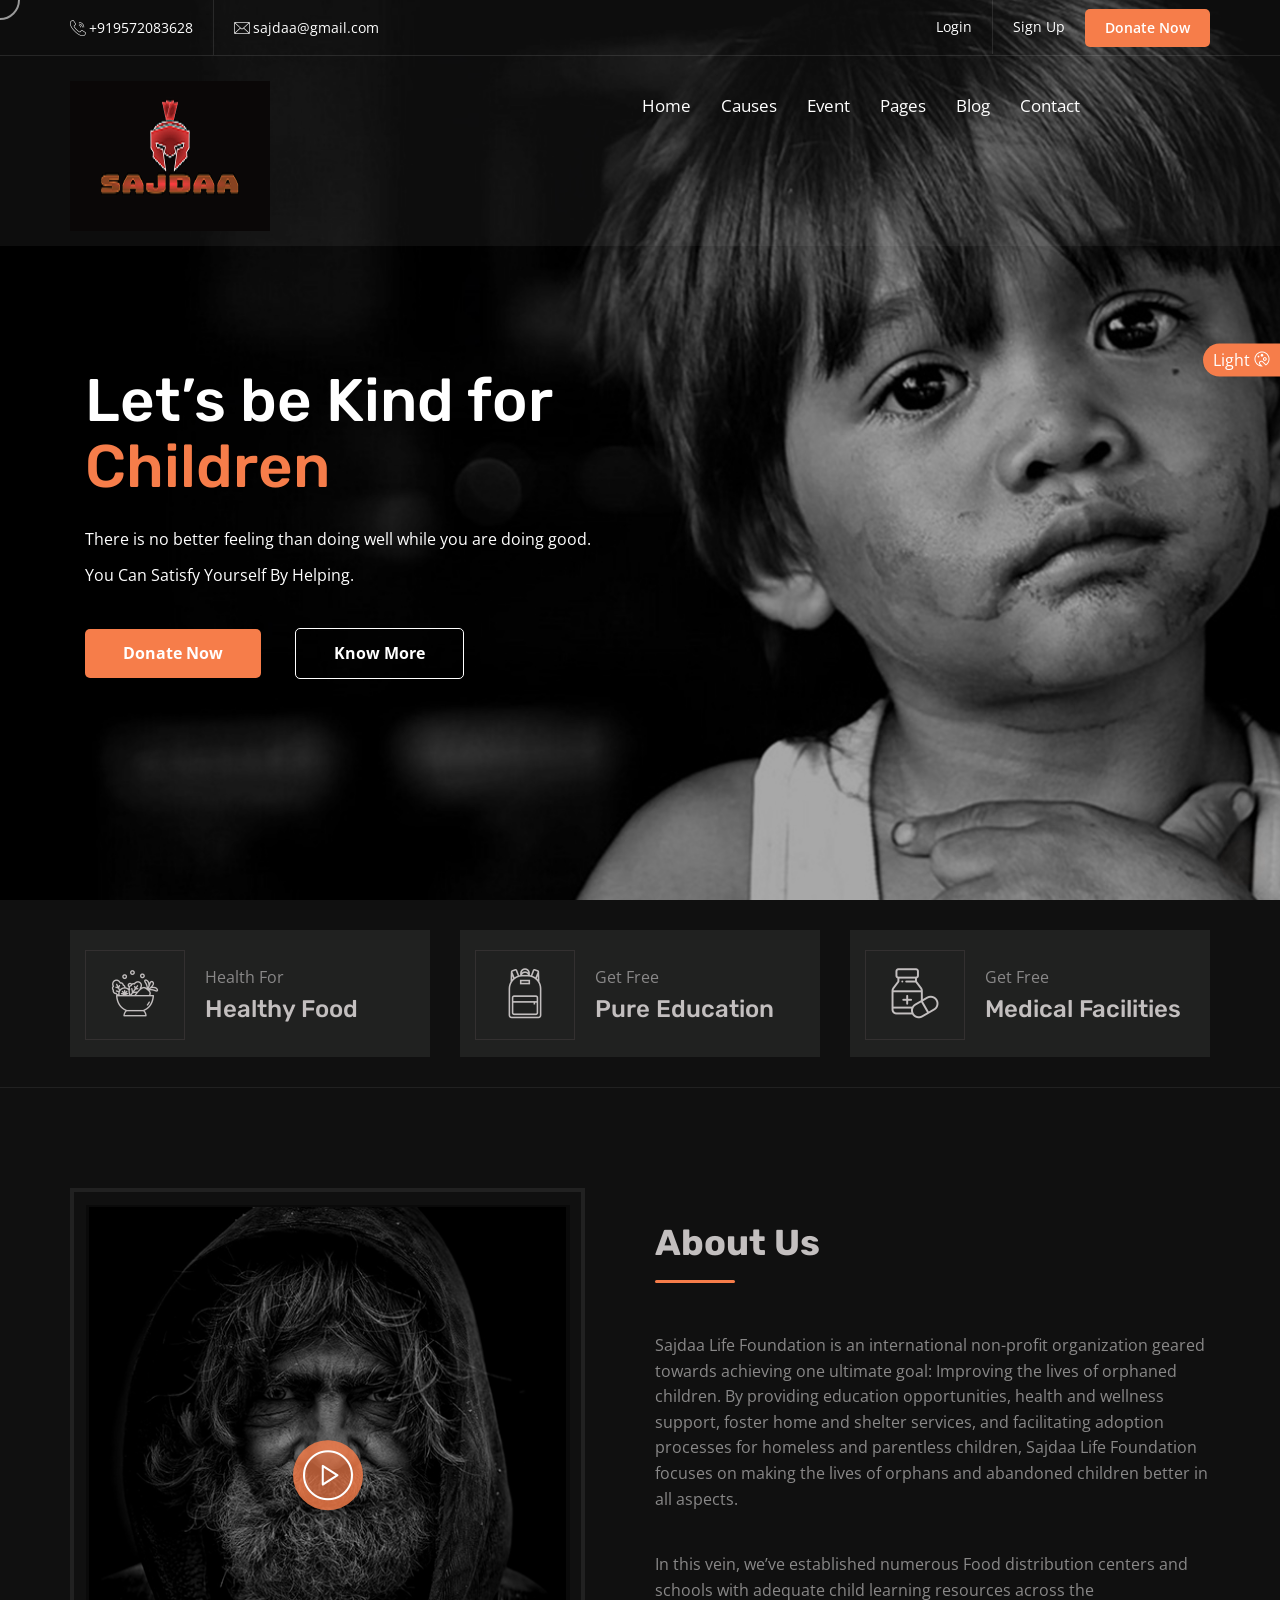
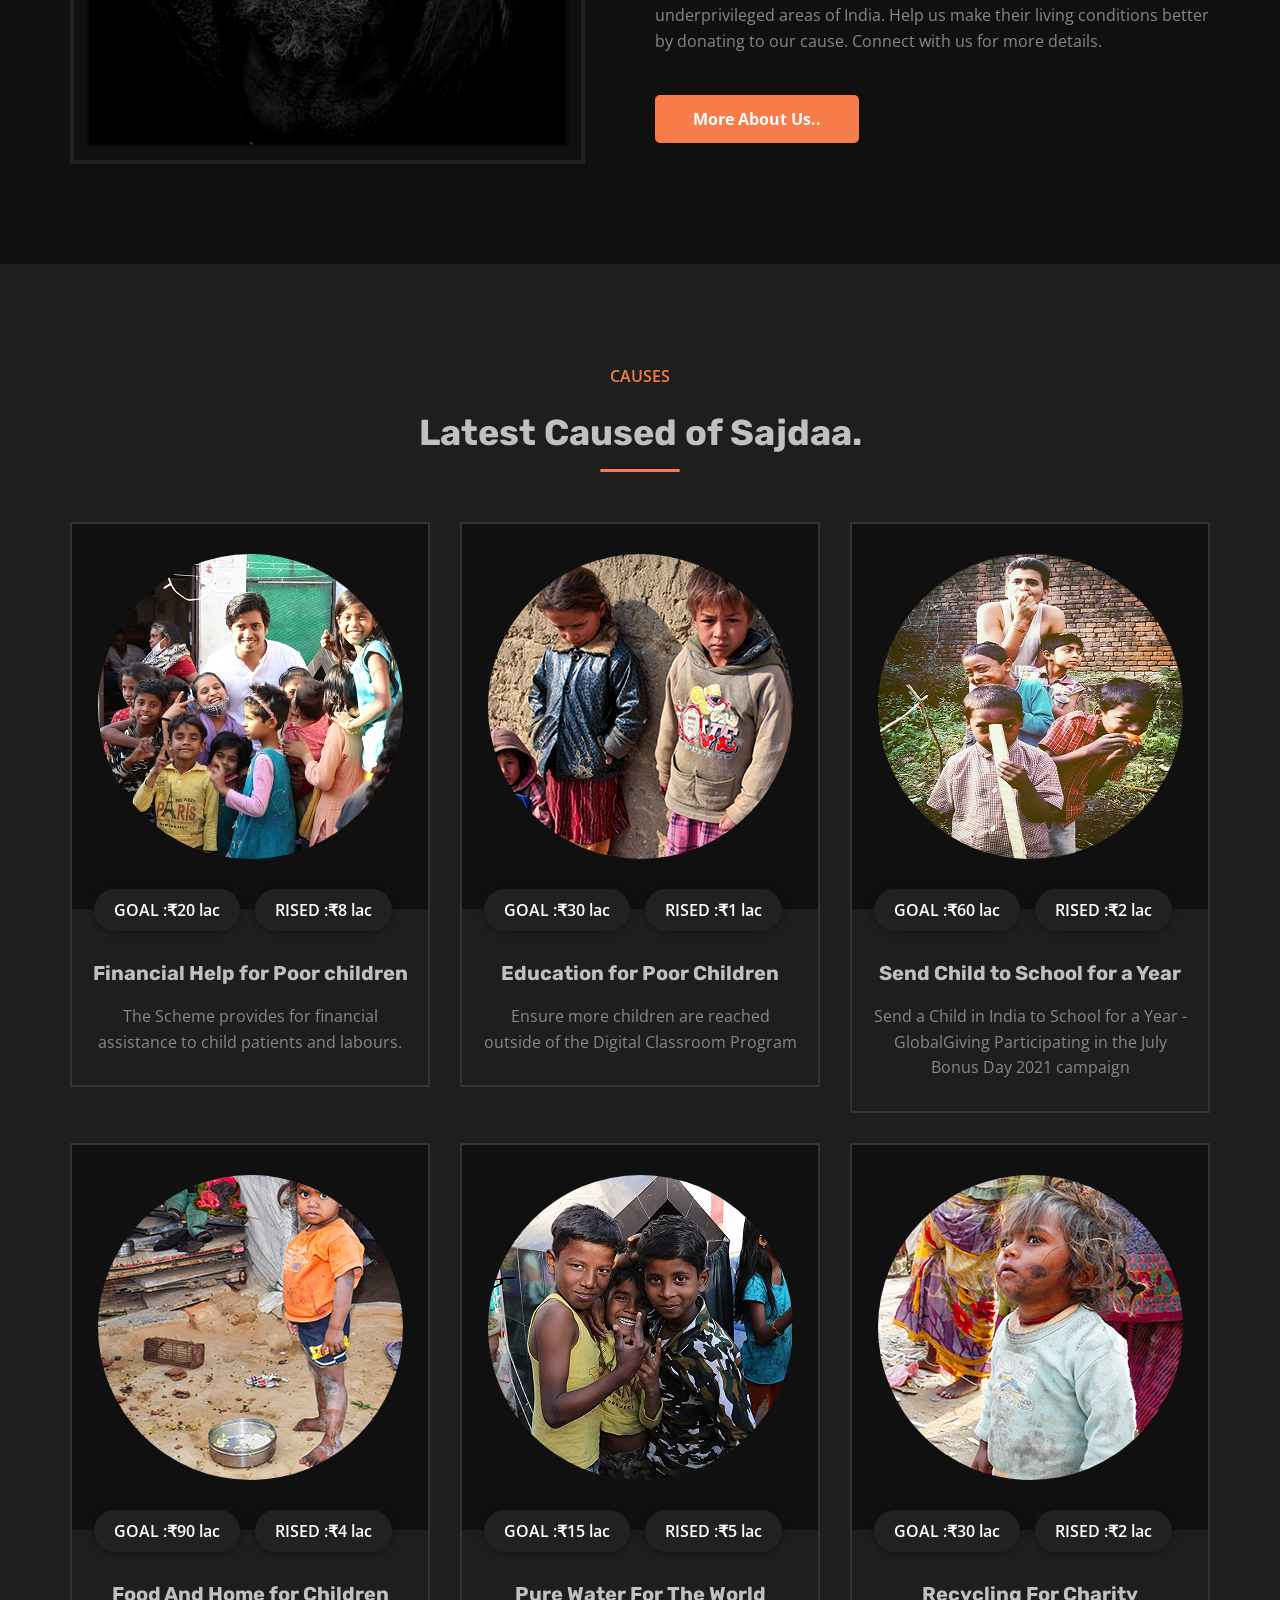
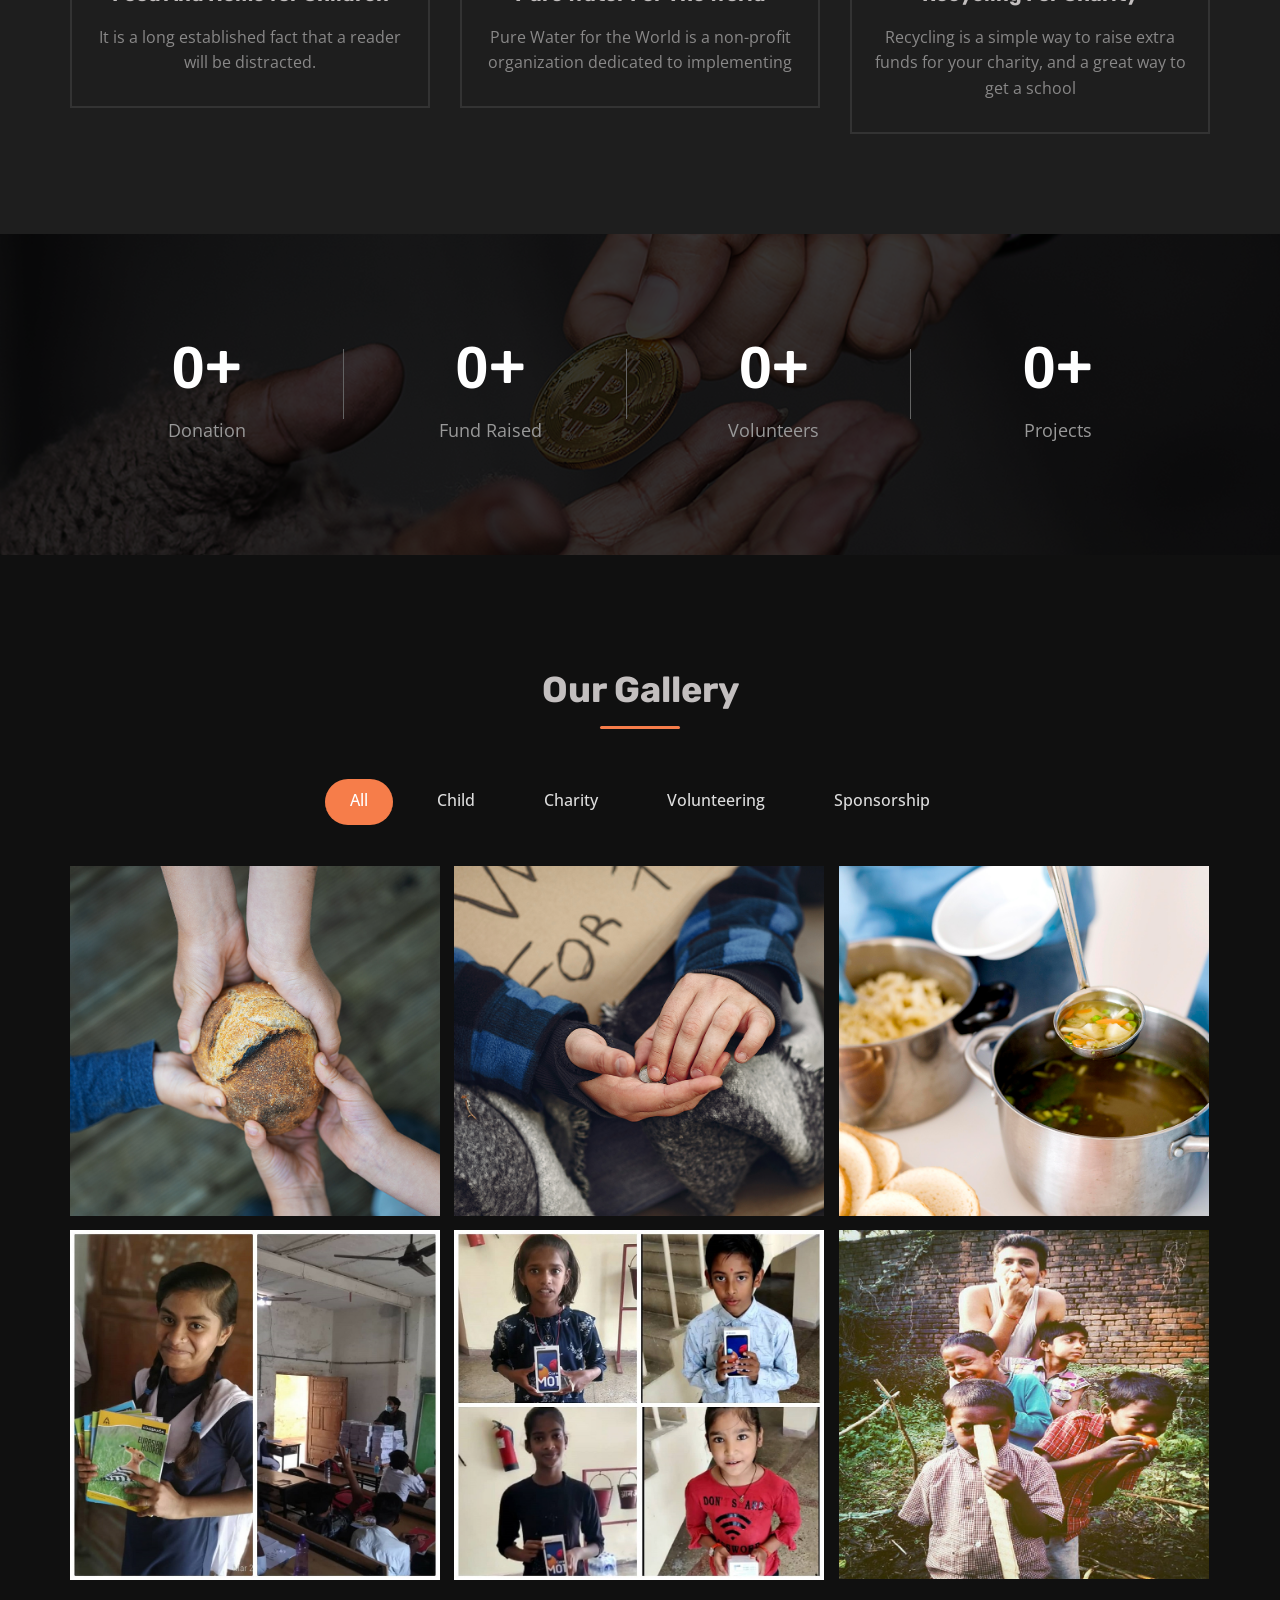
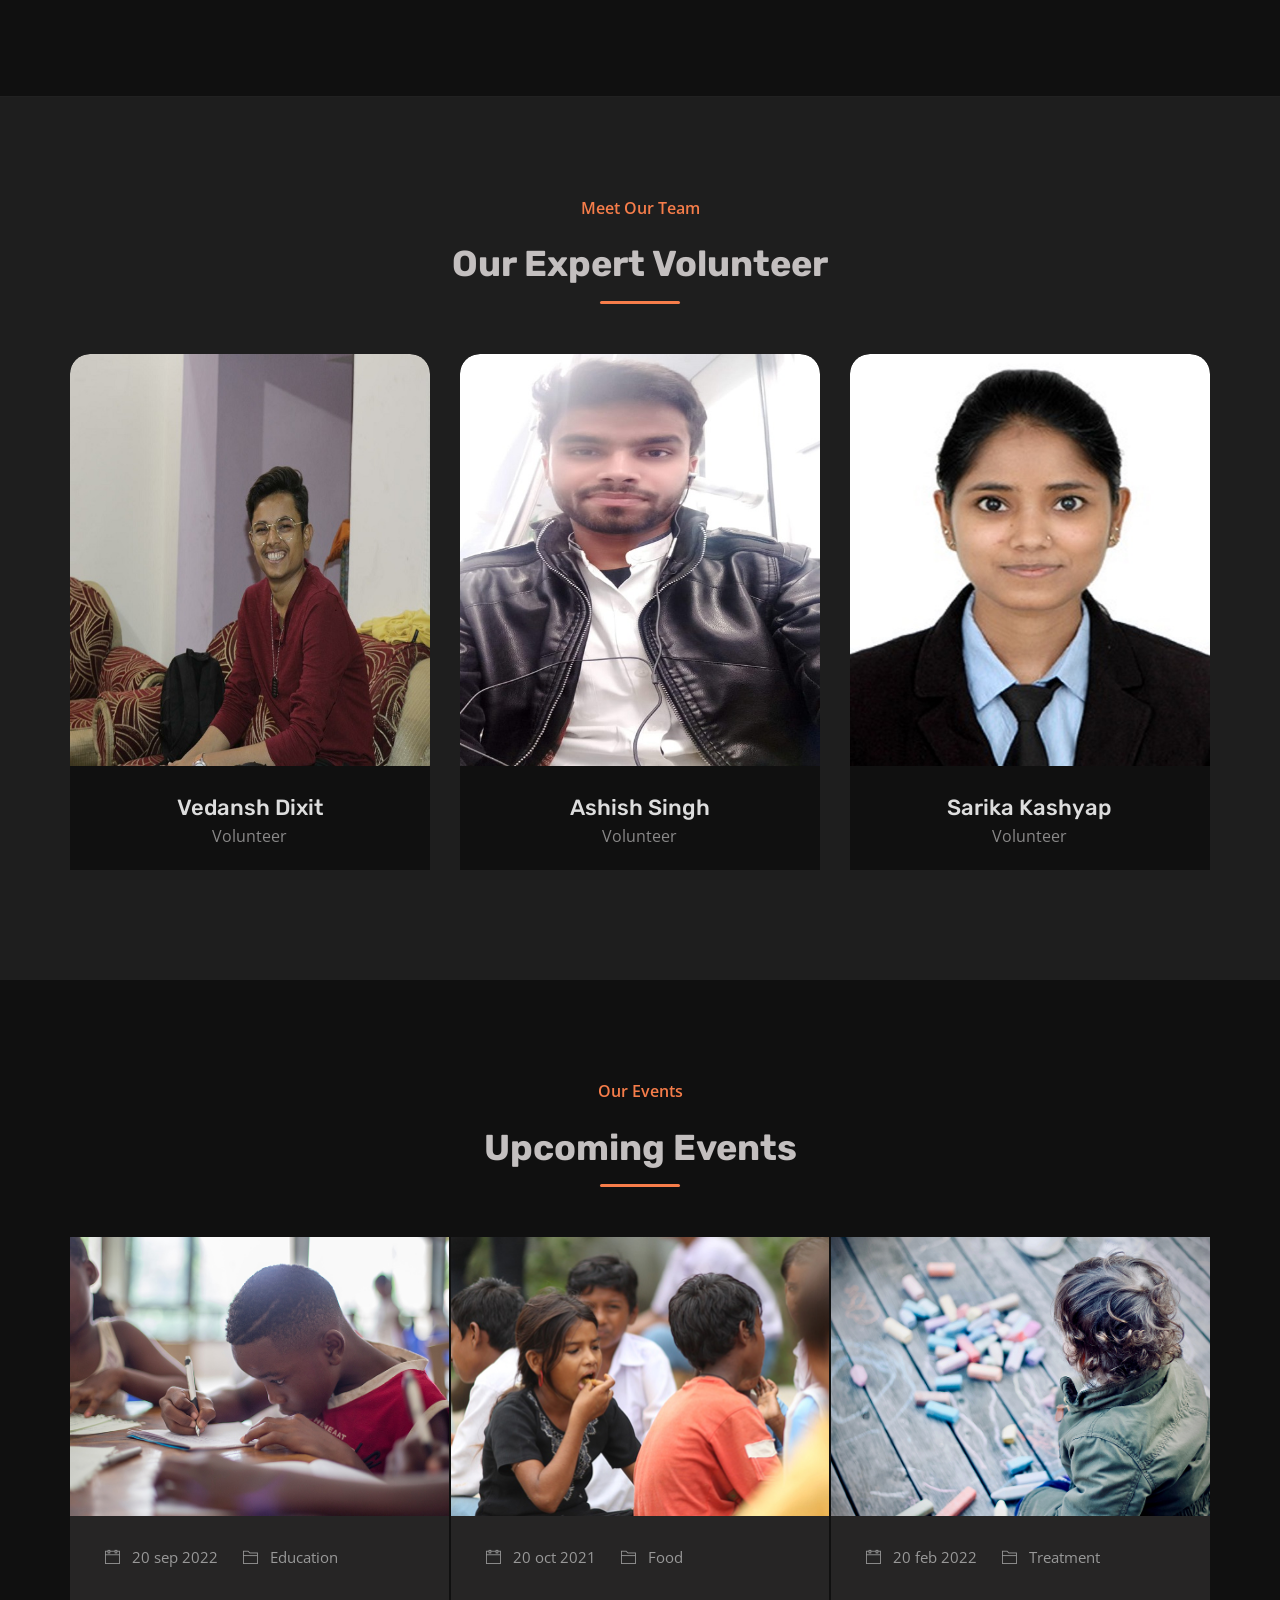
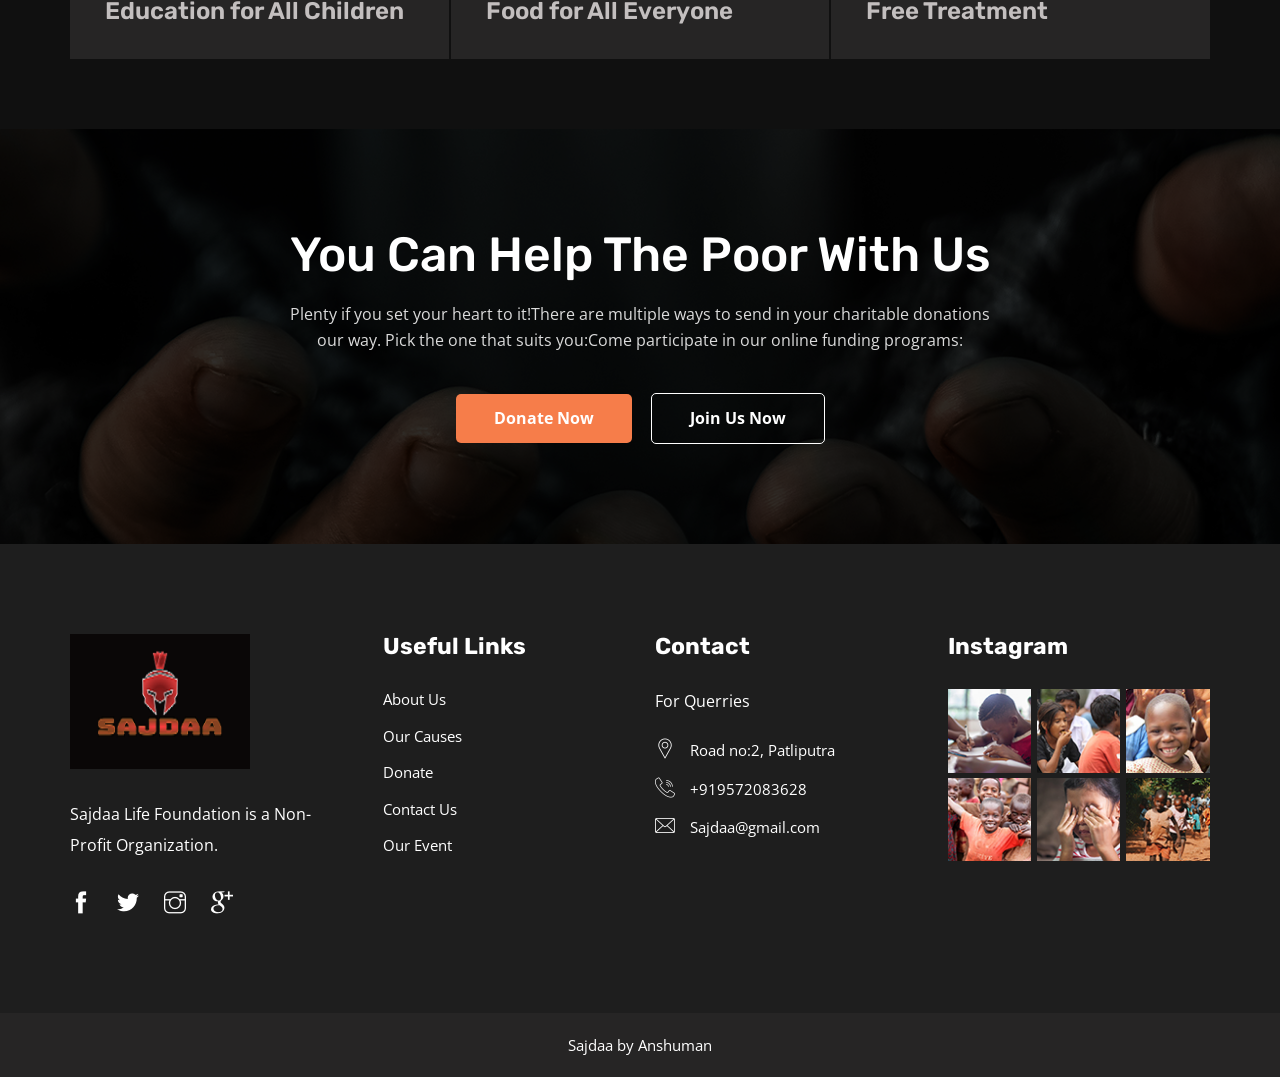
<file: themes/tf/html/Sajdaa/index.html>
<!DOCTYPE html>
<html lang="en">



<head>
    <meta charset="utf-8">
    <meta http-equiv="X-UA-Compatible" content="IE=edge">
    <meta name="viewport" content="width=device-width, initial-scale=1">
    <meta name="author" content="wpoceans">
    <title>Sajdaa - Charity Nonprofit Trust</title>
    <link href="assets/css/themify-icons.css" rel="stylesheet">
    <link href="assets/css/font-awesome.min.css" rel="stylesheet">
    <link href="assets/css/flaticon.css" rel="stylesheet">
    <link href="assets/css/bootstrap.min.css" rel="stylesheet">
    <link href="assets/css/animate.css" rel="stylesheet">
    <link href="assets/css/owl.carousel.css" rel="stylesheet">
    <link href="assets/css/owl.theme.css" rel="stylesheet">
    <link href="assets/css/slick.css" rel="stylesheet">
    <link href="assets/css/slick-theme.css" rel="stylesheet">
    <link href="assets/css/swiper.min.css" rel="stylesheet">
    <link href="assets/css/owl.transitions.css" rel="stylesheet">
    <link href="assets/css/jquery.fancybox.css" rel="stylesheet">
    <link href="assets/css/odometer-theme-default.css" rel="stylesheet">
    <link href="assets/css/nice-select.css" rel="stylesheet">
    <link href="assets/css/style.css" rel="stylesheet">
    <link href="assets/css/light.css" rel="stylesheet">

</head>

<body>
    <!-- start page-wrapper -->
    <div class="page-wrapper">
        <!-- start preloader -->
        <div class="preloader">
            <div class="sk-folding-cube">
                <div class="sk-cube1 sk-cube"></div>
                <div class="sk-cube2 sk-cube"></div>
                <div class="sk-cube4 sk-cube"></div>
                <div class="sk-cube3 sk-cube"></div>
            </div>
        </div>
        <!-- end preloader -->
        <!-- Start header -->
        <header id="header" class="tp-site-header tp-header-style-2">
            <div class="topbar">
                <div class="container">
                    <div class="row">
                        <div class="col col-md-6 col-sm-7 col-12">
                            <div class="contact-intro">
                                <ul>
                                    <li><i class="fi flaticon-call"></i>+919572083628</li>
                                    <li><i class="fi flaticon-envelope"></i>sajdaa@gmail.com</li>
                                </ul>
                            </div>
                        </div>
                        <div class="col col-md-6 col-sm-5 col-12">
                            <div class="contact-info">
                                <ul>
                                    <li><a href="login.html">Login</a></li>
                                    <li><a href="register.html">Sign Up</a></li>
                                    <li><a class="theme-btn" href="donate.html">Donate Now</a></li>
                                </ul>
                            </div>
                        </div>
                    </div>
                </div>
            </div> <!-- end topbar -->
            <nav class="navigation navbar navbar-default">
                <div class="container">
                    <div class="navbar-header">
                        <button type="button" class="open-btn">
                            <span class="sr-only">Toggle navigation</span>
                            <span class="icon-bar"></span>
                            <span class="icon-bar"></span>
                            <span class="icon-bar"></span>
                        </button>
                        <a class="navbar-brand" href="index.html"><img src="assets/images/logo3.png" alt="logo"></a>
                    </div>
                    <div id="navbar" class="navbar-collapse collapse navbar-right navigation-holder">
                        <button class="close-navbar"><i class="ti-close"></i></button>
                        <ul class="nav navbar-nav">
                            <li class="menu-item-has-children">
                                <a href="#">Home</a>
                                <ul class="sub-menu">
                                    <li><a href="index.html">SAJDAA</a></li>
                                </ul>
                            </li>
                            <li class="menu-item-has-children">
                                <a href="#">Causes</a>
                                <ul class="sub-menu">
                                    <li><a href="causes.html">Causes</a></li>
                                    
                                </ul>
                            </li>
                            <li class="menu-item-has-children">
                                <a href="#">Event</a>
                                <ul class="sub-menu">
                                    <li><a href="event.html">Event</a></li>
                                    
                                </ul>
                            </li>
                            <li class="menu-item-has-children">
                                <a href="#">Pages</a>
                                <ul class="sub-menu">
                                    <li><a href="about.html">About</a></li>
                                    <li><a href="donate.html">Donate</a></li>
                                    <li><a href="volunteer.html">Volunteer</a></li>
                                    <li><a href="error.html">404 Page</a></li>
                                </ul>
                            </li>
                            <li class="menu-item-has-children">
                                <a href="#">Blog</a>
                                <ul class="sub-menu">
                                    <li><a href="blog.html">WORKS</a></li>
                                    <li class="menu-item-has-children">
                                        <a href="#">Blog details</a>
                                        <ul class="sub-menu">
                                            <li><a href="blog.html">Blog details</a></li>
                                            
                                        </ul>
                                    </li>
                                </ul>
                            </li>
                            <li><a href="contact.html">Contact</a></li>
                        </ul>
                    </div><!-- end of nav-collapse -->
                    </nav>
        </header>
        <!-- end of header -->
        <!-- start of hero -->
        <section class="hero hero-style-1">
            <div class="hero-slider">
                <div class="slide">
                    <div class="container">
                        <img src="assets/images/slider/slide-1.jpg" alt class="slider-bg">
                        <div class="row">
                            <div class="col col-md-6 slide-caption">
                                <div class="slide-title">
                                    <h2>Let’s be Kind for <span>Children</span></h2>
                                </div>
                                <div class="slide-subtitle">
                                    <p>There is no better feeling than doing well while you are doing good.</p>
                                    <p>You Can Satisfy Yourself By Helping.</p>
                                </div>
                                <div class="btns">
                                    <a href="donate.html" class="theme-btn">Donate Now</a>
                                    <a href="about.html" class="theme-btn-s2">Know More</a>
                                </div>
                            </div>
                        </div>
                    </div>
                </div>
                <div class="slide">
                    <div class="container">
                        <img src="assets/images/slider/slide-3.jpg" alt class="slider-bg">
                        <div class="row">
                            <div class="col col-md-6 slide-caption">
                                <div class="slide-title">
                                    <h2>Let’s be Kind for <span>Children</span></h2>
                                </div>
                                <div class="slide-subtitle">
                                    <p>There is no better feeling than doing well while you are doing good.</p>
                                    <p>You Can Satisfied Yourself By Helping.</p>
                                </div>
                                <div class="btns">
                                    <a href="donate.html" class="theme-btn">Donate Now</a>
                                    <a href="about.html" class="theme-btn-s2">Know More</a>
                                </div>
                            </div>
                        </div>
                    </div>
                </div>
                <div class="slide">
                    <div class="container">
                        <img src="assets/images/slider/slide-4.jpg" alt class="slider-bg">
                        <div class="row">
                            <div class="col col-md-6 slide-caption">
                                <div class="slide-title">
                                    <h2>Let’s be Kind for <span>Children</span></h2>
                                </div>
                                <div class="slide-subtitle">
                                    <p>There is no better feeling than doing well while you are doing good.</p>
                                    <p>You Can Satisfied Yourself By Helping.</p>
                                </div>
                                <div class="btns">
                                    <a href="donate.html" class="theme-btn">Donate Now</a>
                                    <a href="about.html" class="theme-btn-s2">Know More</a>
                                </div>
                            </div>
                        </div>
                    </div>
                </div>
            </div>
        </section>
        <!-- end of hero slider -->
        <!--features start -->
        <div class="features-area ">
            <div class="container">
                <div class="row">
                    <div class="col-lg-4 col-md-6 col-sm-6">
                        <div class="features-item-2">
                            <div class="features-icon">
                                <i class="fi flaticon-salad"></i>
                            </div>
                            <div class="features-content">
                                <p>Health For</p>
                                <h3>Healthy Food</h3>
                            </div>
                        </div>
                    </div>
                    <div class="col-lg-4 col-md-6 col-sm-6">
                        <div class="features-item-2">
                            <div class="features-icon">
                                <i class="fi flaticon-school"></i>
                            </div>
                            <div class="features-content">
                                <p>Get Free</p>
                                <h3>Pure Education</h3>
                            </div>
                        </div>
                    </div>
                    <div class="col-lg-4 col-md-6 col-sm-6">
                        <div class="features-item-2">
                            <div class="features-icon">
                                <i class="fi flaticon-medicine"></i>
                            </div>
                            <div class="features-content">
                                <p>Get Free</p>
                                <h3>Medical Facilities</h3>
                            </div>
                        </div>
                    </div>
                </div>
            </div>
        </div>
        <!--features-features end -->
        <!-- about-area start-->
        <div class="about-style-2">
            <div class="container">
                <div class="row">
                    <div class="col-md-6 col-sm-12 col-12">
                        <div class="about-img">
                            <img src="assets/images/Volunteers.jpg" alt="">
                            <div class="video-btn">
                                <ul>
                                    <li><a href="https://www.youtube.com/embed/LlNMw3hQcF4" class="video-btn" data-type="iframe">
                                            <i class="fi flaticon-play-button"></i>
                                        </a>
                                    </li>
                                </ul>
                            </div>
                        </div>
                    </div>
                    <div class="col-md-6 col-sm-12 col-12">
                        <div class="about-content">
                            <div class="section-title">
                                <h2>About Us</h2>
                            </div>
                            <p>Sajdaa Life Foundation is an international non-profit organization geared towards achieving one ultimate goal: Improving the lives of orphaned children. By providing education opportunities, health and wellness support, foster home and shelter services, and facilitating adoption processes for homeless and parentless children, Sajdaa Life Foundation focuses on making the lives of orphans and abandoned children better in all aspects.</p>
                            <p> In this vein, we’ve established numerous Food distribution centers and schools with adequate child learning resources across the underprivileged areas of India. Help us make their living conditions better by donating to our cause. Connect with us for more details.</p>
                            <div class="btns">
                                <div><a class="theme-btn" href="about.html">More About Us..</a></div>
                            </div>
                        </div>
                    </div>
                </div>
            </div>
        </div>
        <!-- about-area end-->
        <!-- case-area-start -->
        <div class="case-area section-padding">
            <div class="container">
                <div class="col-md-6 col-md-offset-3">
                    <div class="section-title text-center">
                        <div class="thumb-text">
                            <span>CAUSES</span>
                        </div>
                        <h2>Latest Caused of Sajdaa.</h2>
                    </div>
                </div>
                <div class="row">
                    <div class="col-lg-4 col-md-6 col-sm-6 col-12">
                        <div class="cause-item">
                            <div class="cause-top">
                                <div class="cause-img">
                                    <img src="assets/images/cause/img1.jpg" alt="">
                                    <div class="case-btn">
                                        <a href="donate.html" class="theme-btn">Donate Now</a>
                                    </div>
                                </div>
                            </div>
                            <div class="cause-text">
                                <ul>
                                    <li><a href="#">GOAL :₹20 lac</a></li>
                                    <li><a href="#">RISED :₹8 lac</a></li>
                                </ul>
                                <h3><a href="causes.html">Financial Help for Poor children</a></h3>
                                <p>The Scheme provides for financial assistance to child patients and labours.</p>
                            </div>
                        </div>
                    </div>
                    <div class="col-lg-4 col-md-6 col-sm-6 col-12">
                        <div class="cause-item">
                            <div class="cause-top">
                                <div class="cause-img">
                                    <img src="assets/images/cause/img-2.jpg" alt="">
                                    <div class="case-btn">
                                        <a href="donate.html" class="theme-btn">Donate Now</a>
                                    </div>
                                </div>
                            </div>
                            <div class="cause-text">
                                <ul>
                                    <li><a href="#">GOAL :₹30 lac</a></li>
                                    <li><a href="#">RISED :₹1 lac</a></li>
                                </ul>
                                <h3><a href="causes.html">Education for Poor Children</a></h3>
                                <p> Ensure more children are reached outside of the Digital Classroom Program</p>
                            </div>
                        </div>
                    </div>
                    <div class="col-lg-4 col-md-6 col-sm-6 col-12">
                        <div class="cause-item">
                            <div class="cause-top">
                                <div class="cause-img">
                                    <img src="assets/images/cause/img3.jpg" alt="">
                                    <div class="case-btn">
                                        <a href="donate.html" class="theme-btn">Donate Now</a>
                                    </div>
                                </div>
                            </div>
                            <div class="cause-text">
                                <ul>
                                    <li><a href="#">GOAL :₹60 lac</a></li>
                                    <li><a href="#">RISED :₹2 lac</a></li>
                                </ul>
                                <h3><a href="causes.html">Send Child to School for a Year</a></h3>
                                <p>Send a Child in India to School for a Year - GlobalGiving Participating in the July Bonus Day 2021 campaign</p>
                            </div>
                        </div>
                    </div>
                    <div class="col-lg-4 col-md-6 col-sm-6 col-12">
                        <div class="cause-item">
                            <div class="cause-top">
                                <div class="cause-img">
                                    <img src="assets/images/cause/img-4.jpg" alt="">
                                    <div class="case-btn">
                                        <a href="donate.html" class="theme-btn">Donate Now</a>
                                    </div>
                                </div>
                            </div>
                            <div class="cause-text">
                                <ul>
                                    <li><a href="#">GOAL :₹90 lac</a></li>
                                    <li><a href="#">RISED :₹4 lac</a></li>
                                </ul>
                                <h3><a href="causes.html">Food And Home for Children</a></h3>
                                <p>It is a long established fact that a reader will be distracted.</p>
                            </div>
                        </div>
                    </div>
                    <div class="col-lg-4 col-md-6 col-sm-6 col-12">
                        <div class="cause-item">
                            <div class="cause-top">
                                <div class="cause-img">
                                    <img src="assets/images/cause/img5.jpg" alt="">
                                    <div class="case-btn">
                                        <a href="donate.html" class="theme-btn">Donate Now</a>
                                    </div>
                                </div>
                            </div>
                            <div class="cause-text">
                                <ul>
                                    <li><a href="#">GOAL :₹15 lac</a></li>
                                    <li><a href="#">RISED :₹5 lac</a></li>
                                </ul>
                                <h3><a href="causes.html">Pure Water For The World</a></h3>
                                <p>Pure Water for the World is a non-profit organization dedicated to implementing</p>
                            </div>
                        </div>
                    </div>
                    <div class="col-lg-4 col-md-6 col-sm-6 col-12">
                        <div class="cause-item">
                            <div class="cause-top">
                                <div class="cause-img">
                                    <img src="assets/images/cause/img-6.jpg" alt="">
                                    <div class="case-btn">
                                        <a href="donate.html" class="theme-btn">Donate Now</a>
                                    </div>
                                </div>
                            </div>
                            <div class="cause-text">
                                <ul>
                                    <li><a href="#">GOAL :₹30 lac</a></li>
                                    <li><a href="#">RISED :₹2 lac</a></li>
                                </ul>
                                <h3><a href="causes.html">Recycling For Charity</a></h3>
                                <p>Recycling is a simple way to raise extra funds for your charity, and a great way to get a school</p>
                            </div>
                        </div>
                    </div>
                </div>
            </div>
        </div>
        <!-- case-area-end -->
        <!-- .tp-counter-area start -->
        <div class="tp-counter-area">
            <div class="container">
                <div class="row">
                    <div class="col-lg-12">
                        <div class="tp-counter-grids">
                            <div class="grid">
                                <div>
                                    <h2><span class="odometer" data-count="6200">00</span>+</h2>
                                </div>
                                <p>Donation</p>
                            </div>
                            <div class="grid">
                                <div>
                                    <h2><span class="odometer" data-count="80">00</span>+</h2>
                                </div>
                                <p>Fund Raised</p>
                            </div>
                            <div class="grid">
                                <div>
                                    <h2><span class="odometer" data-count="245">00</span>+</h2>
                                </div>
                                <p>Volunteers</p>
                            </div>
                            <div class="grid">
                                <div>
                                    <h2><span class="odometer" data-count="605">00</span>+</h2>
                                </div>
                                <p>Projects</p>
                            </div>
                        </div>
                    </div>
                </div>
            </div>
        </div>
        <!-- .tp-counter-area end -->
        <!--Start project area-->
        <section id="protfolio" class="gallery-section section-padding">
            <div class="container">
                <div class="row">
                    <div class="col col-xs-12 sortable-gallery">
                        <div class="gallery-filters">
                            <div class="section-title">
                                <h2>Our Gallery</h2>
                            </div>
                            <ul>
                                <li><a data-filter="*" href="#" class="current">All</a></li>
                                <li><a data-filter=".Child" href="#">Child</a></li>
                                <li><a data-filter=".Charity" href="#">Charity</a></li>
                                <li><a data-filter=".Volunteering" href="#">Volunteering</a></li>
                                <li><a data-filter=".Sponsorship" href="#">Sponsorship</a></li>
                            </ul>
                        </div>
                        <div class="gallery-container gallery-fancybox masonry-gallery">
                            <div class="grid Charity Volunteering Sponsorship">
                                <a href="assets/images/gallery/img-1.jpg" class="fancybox" data-fancybox-group="gall-1">
                                    <img src="assets/images/gallery/img-1.jpg" alt class="img img-responsive">
                                    <div class="icon">
                                        <div class="parallax-wrap">
                                            <div class="parallax-element">
                                                <i class="ti-plus"></i>
                                            </div>
                                        </div>
                                    </div>
                                </a>
                            </div>
                            <div class="grid Child Charity Volunteering">
                                <a href="assets/images/gallery/img-2.jpg" class="fancybox" data-fancybox-group="gall-1">
                                    <img src="assets/images/gallery/img-2.jpg" alt class="img img-responsive">
                                    <div class="icon">
                                        <div class="parallax-wrap">
                                            <div class="parallax-element">
                                                <i class="ti-plus"></i>
                                            </div>
                                        </div>
                                    </div>
                                </a>
                            </div>
                            <div class="grid Charity Sponsorship">
                                <a href="assets/images/gallery/img-3.jpg" class="fancybox" data-fancybox-group="gall-1">
                                    <img src="assets/images/gallery/img-3.jpg" alt class="img img-responsive">
                                    <div class="icon">
                                        <div class="parallax-wrap">
                                            <div class="parallax-element">
                                                <i class="ti-plus"></i>
                                            </div>
                                        </div>
                                    </div>
                                </a>
                            </div>
                            <div class="grid Child Volunteering">
                                <a href="assets/images/gallery/img4.jpg" class="fancybox" data-fancybox-group="gall-1">
                                    <img src="assets/images/gallery/img4.jpg" alt class="img img-responsive">
                                    <div class="icon">
                                        <div class="parallax-wrap">
                                            <div class="parallax-element">
                                                <i class="ti-plus"></i>
                                            </div>
                                        </div>
                                    </div>
                                </a>
                            </div>
                            <div class="grid Charity Sponsorship">
                                <a href="assets/images/gallery/img5.jpg" class="fancybox" data-fancybox-group="gall-1">
                                    <img src="assets/images/gallery/img5.jpg" alt class="img img-responsive">
                                    <div class="icon">
                                        <div class="parallax-wrap">
                                            <div class="parallax-element">
                                                <i class="ti-plus"></i>
                                            </div>
                                        </div>
                                    </div>
                                </a>
                            </div>
                            <div class="grid Child Charity Sponsorship Volunteering">
                                <a href="assets/images/gallery/img6.jpg" class="fancybox" data-fancybox-group="gall-1">
                                    <img src="assets/images/gallery/img6.jpg" alt class="img img-responsive">
                                    <div class="icon">
                                        <div class="parallax-wrap">
                                            <div class="parallax-element">
                                                <i class="ti-plus"></i>
                                            </div>
                                        </div>
                                    </div>
                                </a>
                            </div>
                        </div>
                    </div>
                </div> <!-- end row -->
            </div>
        </section>
        <!--End project area-->
        <!-- start team-section -->
        <section class="team-section section-padding">
            <div class="container">
                <div class="row">
                    <div class="col col-lg-6 col-lg-offset-3">
                        <div class="section-title text-center">
                            <span>Meet Our Team</span>
                            <h2>Our Expert Volunteer</h2>
                        </div>
                    </div>
                </div>
                <div class="row">
                    <div class="col col-xs-12">
                        <div class="team-grids clearfix">
                            <div class="grid">
                                <div class="img-holder">
                                    <img src="assets/images/team/team1.1.jpg" alt>
                                </div>
                                <div class="details">
                                    <h3><a href="volunteer.html">Vedansh Dixit</a></h3>
                                    <p>Volunteer</p>
                                </div>
                            </div>
                            <div class="grid">
                                <div class="img-holder">
                                    <img src="assets/images/team/team2.jpg" alt>
                                </div>
                                <div class="details">
                                    <h3><a href="volunteer.html">Ashish Singh </a></h3>
                                    <p>Volunteer</p>
                                </div>
                            </div>
                            <div class="grid">
                                <div class="img-holder">
                                    <img src="assets/images/team/team3.jpg" alt>
                                </div>
                                <div class="details">
                                    <h3><a href="volunteer.html">Sarika Kashyap</a></h3>
                                    <p>Volunteer</p>
                                </div>
                            </div>
                        </div>
                    </div>
                </div>
            </div> <!-- end container -->
        </section>
        <!-- end team-section -->
        <!-- start event-section -->
        <section class="event-section section-padding">
            <div class="container">
                <div class="section-title text-center">
                    <span>Our Events</span>
                    <h2>Upcoming Events</h2>
                </div>
                <div class="row">
                    <div class="col col-xs-12">
                        <div class="event-grids clearfix">
                            <div class="grid">
                                <div class="img-holder">
                                    <img src="assets/images/event/img-1.jpg" alt>
                                </div>
                                <div class="details">
                                    <ul class="entry-meta">
                                        <li><a href="#"><i class="ti-calendar"></i> 20 sep 2022</a></li>
                                        <li><a href="#"><i class="ti-folder"></i> Education</a></li>
                                    </ul>
                                    <h3><a href="event-single.html">Education for All Children</a></h3>
                                </div>
                            </div>
                            <div class="grid">
                                <div class="img-holder">
                                    <img src="assets/images/event/img-2.jpg" alt>
                                </div>
                                <div class="details">
                                    <ul class="entry-meta">
                                        <li><a href="#"><i class="ti-calendar"></i> 20 oct 2021</a></li>
                                        <li><a href="#"><i class="ti-folder"></i> Food</a></li>
                                    </ul>
                                    <h3><a href="event-single.html">Food for All Everyone</a></h3>
                                </div>
                            </div>
                            <div class="grid">
                                <div class="img-holder">
                                    <img src="assets/images/event/img-3.jpg" alt>
                                </div>
                                <div class="details">
                                    <ul class="entry-meta">
                                        <li><a href="#"><i class="ti-calendar"></i> 20 feb 2022</a></li>
                                        <li><a href="#"><i class="ti-folder"></i> Treatment</a></li>
                                    </ul>
                                    <h3><a href="event-single.html">Free Treatment</a></h3>
                                </div>
                            </div>
                        </div>
                    </div>
                </div>
            </div> <!-- end container -->
        </section>
        <!-- end event-section -->
        <!-- tp-cta-area start -->
        <div class="tp-cta-area">
            <div class="container">
                <div class="row">
                    <div class="col-lg-12">
                        <div class="tp-cta-text">
                            <h2>You Can Help The Poor With Us</h2>
                            <p>Plenty if you set your heart to it!There are multiple ways to send in your charitable donations our way. Pick the one that suits you:Come participate in our online funding programs: </p>
                            <div class="btns">
                                <a href="donate.html" class="theme-btn">Donate Now</a>
                                <a href="volunteer.html" class="theme-btn-s2">Join Us Now</a>
                            </div>
                        </div>
                    </div>
                </div>
            </div>
        </div>
        <!-- tp-cta-area end -->
        <!-- start blog-section -->
      
        <!-- end blog-section -->
        <!-- news-letter-section start-->
        <div class="tp-ne-footer">
            <!-- start tp-site-footer -->
            <footer class="tp-site-footer">
                <div class="tp-upper-footer">
                    <div class="container">
                        <div class="row">
                            <div class="col col-lg-3 col-md-3 col-sm-6">
                                <div class="widget about-widget">
                                    <div class="logo widget-title">
                                        <img class="ft-logo-1" src="assets/images/logo3.png" alt="blog">
                                        <img class="ft-logo-2" src="assets/images/logo3.png" alt="blog">
                                    </div>
                                    <p>Sajdaa Life Foundation is a Non-Profit Organization. </p>
                                    <ul>
                                        <li>
                                            <div class="parallax-wrap">
                                                <div class="parallax-element">
                                                    <a href="https://www.facebook.com/anshuman.kumar.102">
                                                        <i class="ti-facebook"></i>
                                                    </a>
                                                </div>
                                            </div>
                                        </li>
                                        <li>
                                            <div class="parallax-wrap">
                                                <div class="parallax-element">
                                                    <a href="https://twitter.com/Anshuma30947154?s=08">
                                                        <i class="ti-twitter-alt"></i>
                                                    </a>
                                                </div>
                                            </div>
                                        </li>
                                        <li>
                                            <div class="parallax-wrap">
                                                <div class="parallax-element">
                                                    <a href="https://instagram.com/pranyasdevelopmentfoundation?utm_medium=copy_link">
                                                        <i class="ti-instagram"></i>
                                                    </a>
                                                </div>
                                            </div>
                                        </li>
                                        <li>
                                            <div class="parallax-wrap">
                                                <div class="parallax-element">
                                                    <a href="https://yourstory.com/socialstory/2020/06/pandemic-heroes-pranyas-volunteers-labourers-coronavirus/amp">
                                                        <i class="ti-google"></i>
                                                    </a>
                                                </div>
                                            </div>
                                        </li>
                                    </ul>
                                </div>
                            </div>
                            <div class="col col-lg-2 col-md-3 col-sm-6">
                                <div class="widget link-widget">
                                    <div class="widget-title">
                                        <h3>Useful Links</h3>
                                    </div>
                                    <ul>
                                        <li><a href="about.html">About Us</a></li>
                                        <li><a href="causes.html">Our Causes</a></li>
                                        <li><a href="donate.html">Donate</a></li>
                                        <li><a href="contact.html">Contact Us</a></li>
                                        <li><a href="event.html">Our Event</a></li>
                                    </ul>
                                </div>
                            </div>
                            <div class="col col-lg-3 col-lg-offset-1 col-md-3 col-sm-6">
                                <div class="widget market-widget tp-service-link-widget">
                                    <div class="widget-title">
                                        <h3>Contact </h3>
                                    </div>
                                    <p>For Querries</p>
                                    <div class="contact-ft">
                                        <ul>
                                            <li><i class="fi flaticon-pin"></i>Road no:2, Patliputra</li>
                                            <li><i class="fi flaticon-call"></i>+919572083628</li>
                                            <li><i class="fi flaticon-envelope"></i>Sajdaa@gmail.com</li>
                                        </ul>
                                    </div>
                                </div>
                            </div>
                            <div class="col col-lg-3 col-md-3 col-sm-6">
                                <div class="widget instagram">
                                    <div class="widget-title">
                                        <h3>Instagram</h3>
                                    </div>
                                    <ul class="d-flex">
                                        <li><a href="#"><img src="assets/images/instragram/1.jpg" alt=""></a></li>
                                        <li><a href="#"><img src="assets/images/instragram/2.jpg" alt=""></a></li>
                                        <li><a href="#"><img src="assets/images/instragram/3.jpg" alt=""></a></li>
                                        <li><a href="#"><img src="assets/images/instragram/4.jpg" alt=""></a></li>
                                        <li><a href="#"><img src="assets/images/instragram/5.jpg" alt=""></a></li>
                                        <li><a href="#"><img src="assets/images/instragram/6.jpg" alt=""></a></li>
                                    </ul>
                                </div>
                            </div>
                        </div>
                    </div> <!-- end container -->
                </div>
                <div class="tp-lower-footer">
                    <div class="container">
                        <div class="row">
                            <div class="col col-xs-12">
                                <p class="copyright">Sajdaa by Anshuman</p>
                            </div>
                        </div>
                    </div>
                </div>
            </footer>
            <!-- end tp-site-footer -->
        </div>
    </div>
    <!-- end of page-wrapper -->
    <!-- theme-change-btn -->
    <div class="theme-change-btn">
         <button id="change-theme-btn">
            <span class="cng-btn-1">Light <i class="ti-palette"></i></span>
            <span class="cng-btn-2">Dark  <i class="ti-palette"></i></span>
        </button>
    </div>

    <div id="magic-cursor">
        <div id="ball">
            <div id="ball-drag-x"></div>
            <div id="ball-drag-y"></div>
            <div id="ball-loader"></div>
        </div>
    </div>
    <!-- All JavaScript files
    ================================================== -->
    <script src="assets/js/jquery.min.js"></script>
    <script src="assets/js/bootstrap.min.js"></script>
    <!-- Plugins for this template -->
    <script src="assets/js/jquery-plugin-collection.js"></script>
    <script src="assets/js/gsap.min.js"></script>
    <!-- Custom script for this template -->
    <script src="assets/js/script.js"></script>
</body>

</html>
</file>
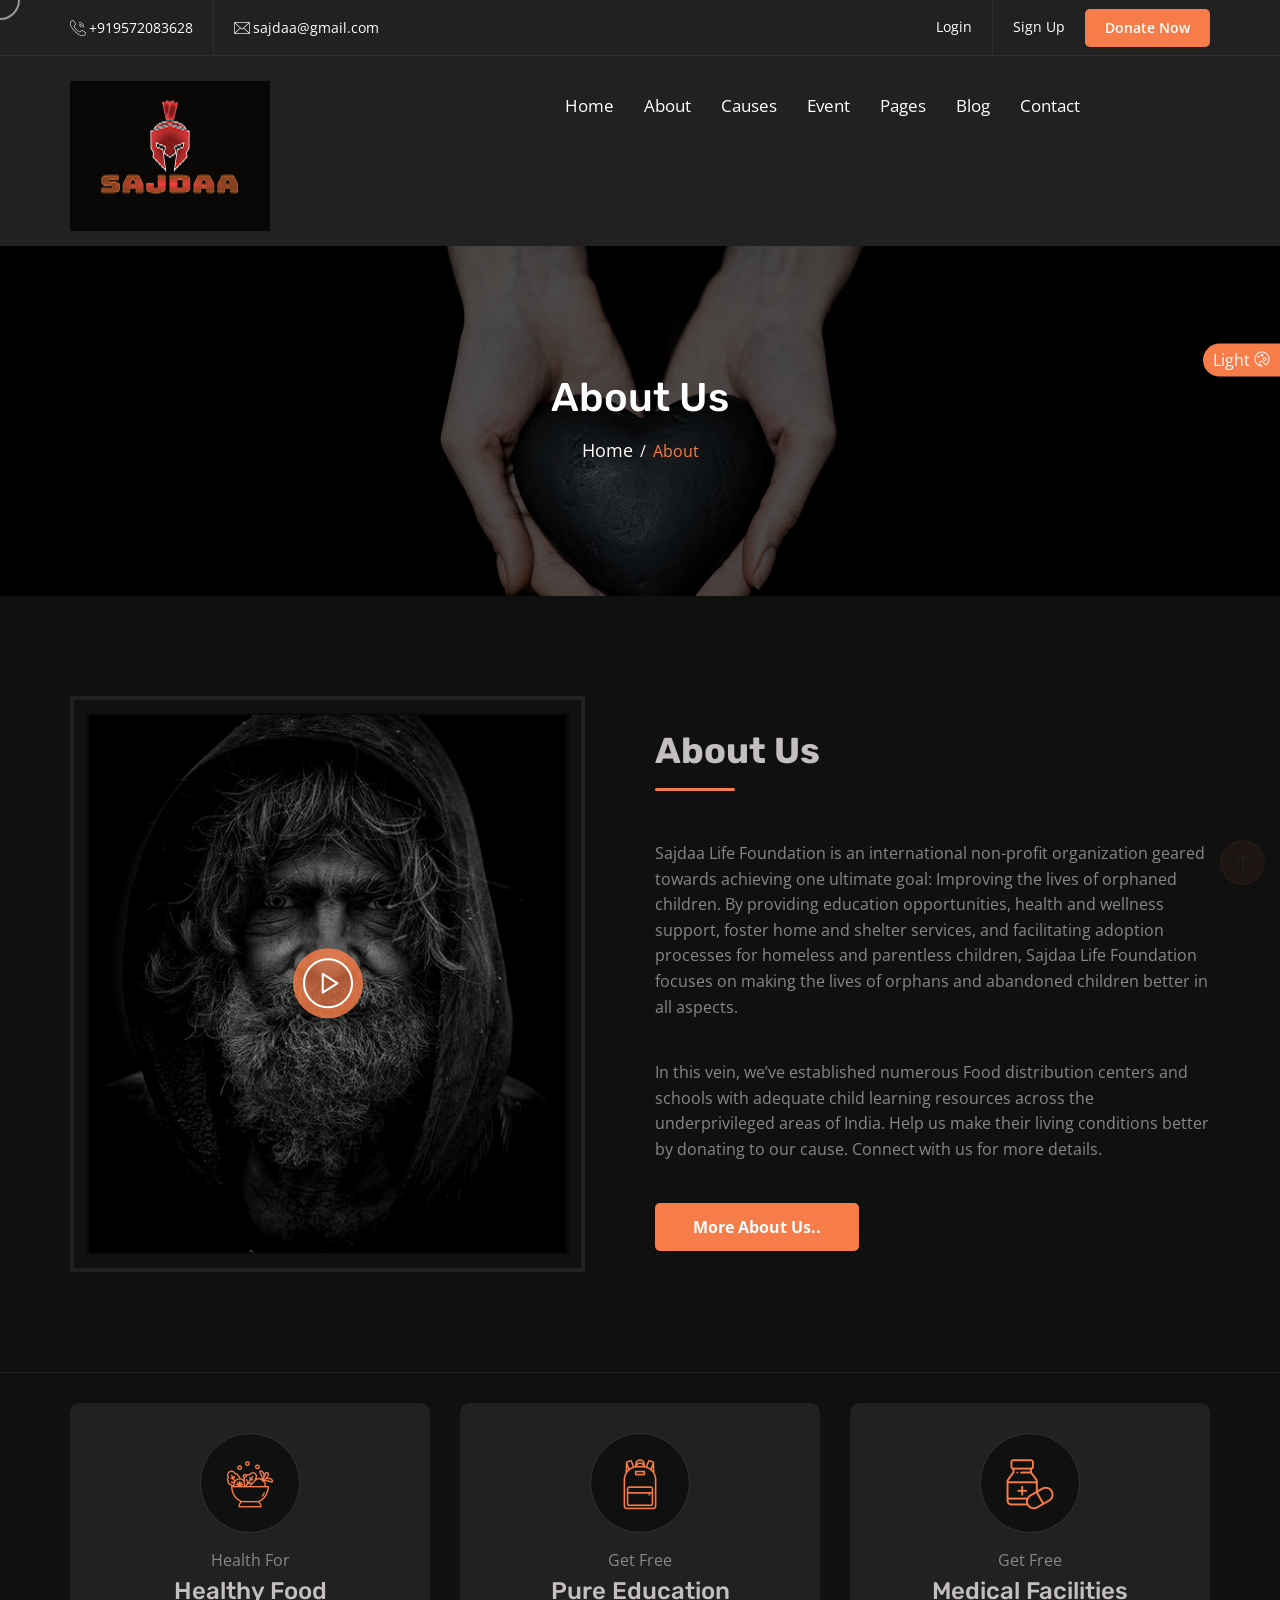
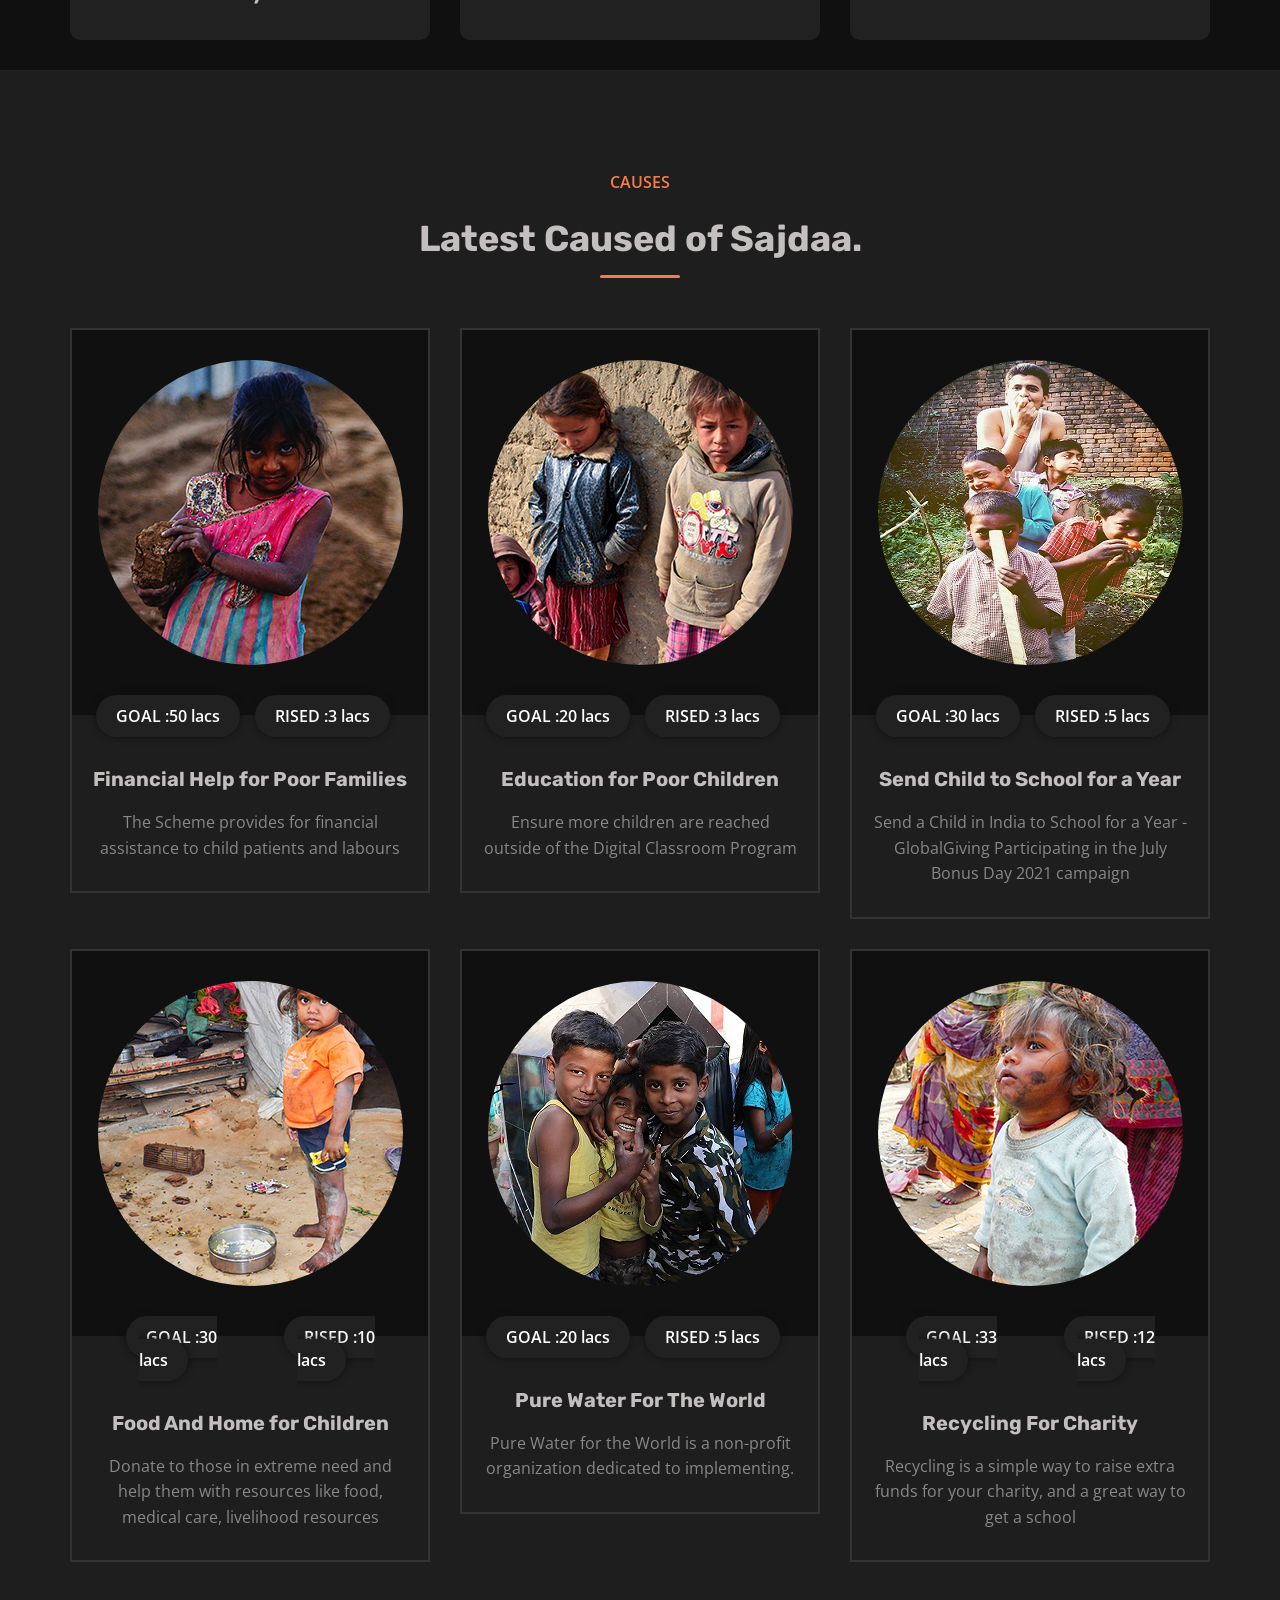
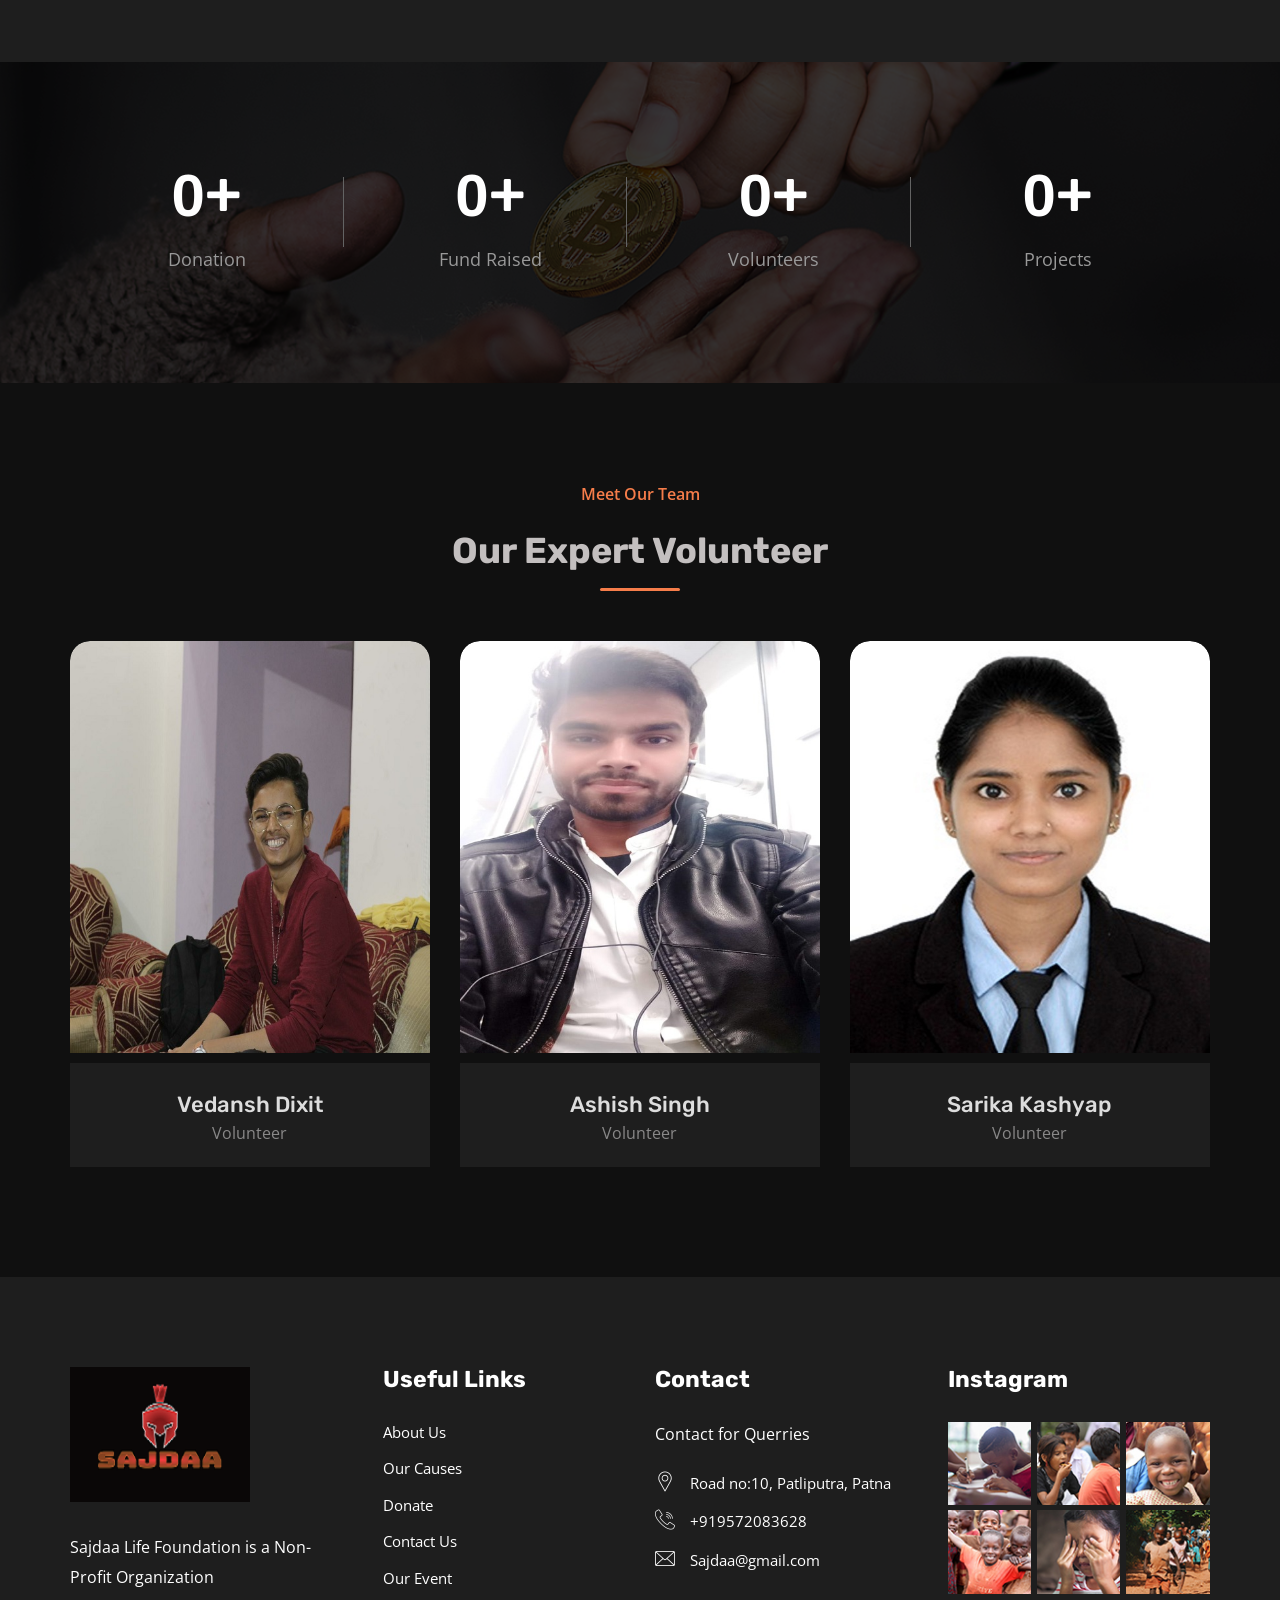
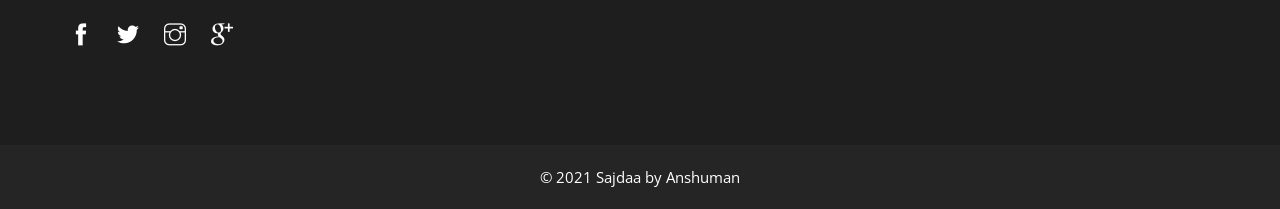
<file: themes/tf/html/Sajdaa/about.html>
<!DOCTYPE html>
<html lang="en">



<head>
    <meta charset="utf-8">
    <meta http-equiv="X-UA-Compatible" content="IE=edge">
    <meta name="viewport" content="width=device-width, initial-scale=1">
    <meta name="author" content="wpoceans">
    <title>Sajdaa: A nonprofit Trust</title>
    <link href="assets/css/themify-icons.css" rel="stylesheet">
    <link href="assets/css/font-awesome.min.css" rel="stylesheet">
    <link href="assets/css/flaticon.css" rel="stylesheet">
    <link href="assets/css/bootstrap.min.css" rel="stylesheet">
    <link href="assets/css/animate.css" rel="stylesheet">
    <link href="assets/css/owl.carousel.css" rel="stylesheet">
    <link href="assets/css/owl.theme.css" rel="stylesheet">
    <link href="assets/css/slick.css" rel="stylesheet">
    <link href="assets/css/slick-theme.css" rel="stylesheet">
    <link href="assets/css/swiper.min.css" rel="stylesheet">
    <link href="assets/css/owl.transitions.css" rel="stylesheet">
    <link href="assets/css/jquery.fancybox.css" rel="stylesheet">
    <link href="assets/css/odometer-theme-default.css" rel="stylesheet">
    <link href="assets/css/nice-select.css" rel="stylesheet">
    <link href="assets/css/style.css" rel="stylesheet">
    <link href="assets/css/light.css" rel="stylesheet">
    <!-- HTML5 shim and Respond.js for IE8 support of HTML5 elements and media queries -->
    <!--[if lt IE 9]>
    <script src="https://oss.maxcdn.com/html5shiv/3.7.3/html5shiv.min.js"></script>
    <script src="https://oss.maxcdn.com/respond/1.4.2/respond.min.js"></script>
    <![endif]-->
</head>

<body>
    <!-- start page-wrapper -->
    <div class="page-wrapper">
        <!-- start preloader -->
        <div class="preloader">
            <div class="sk-folding-cube">
                <div class="sk-cube1 sk-cube"></div>
                <div class="sk-cube2 sk-cube"></div>
                <div class="sk-cube4 sk-cube"></div>
                <div class="sk-cube3 sk-cube"></div>
            </div>
        </div>
        <!-- end preloader -->
        <!-- Start header -->
        <header id="header" class="tp-site-header tp-header-style-3">
            <div class="topbar">
                <div class="container">
                    <div class="row">
                        <div class="col col-md-6 col-sm-7 col-12">
                            <div class="contact-intro">
                                <ul>
                                    <li><i class="fi flaticon-call"></i>+919572083628</li>
                                    <li><i class="fi flaticon-envelope"></i>sajdaa@gmail.com</li>
                                </ul>
                            </div>
                        </div>
                        <div class="col col-md-6 col-sm-5 col-12">
                            <div class="contact-info">
                                <ul>
                                    <li><a href="login.html">Login</a></li>
                                    <li><a href="register.html">Sign Up</a></li>
                                    <li><a class="theme-btn" href="donate.html">Donate Now</a></li>
                                </ul>
                            </div>
                        </div>
                    </div>
                </div>
            </div> <!-- end topbar -->
            <nav class="navigation navbar navbar-default">
                <div class="container">
                    <div class="navbar-header">
                        <button type="button" class="open-btn">
                            <span class="sr-only">Toggle navigation</span>
                            <span class="icon-bar"></span>
                            <span class="icon-bar"></span>
                            <span class="icon-bar"></span>
                        </button>
                        <a class="navbar-brand" href="index.html"><img src="assets/images/logo3.png" alt="logo"></a>
                    </div>
                    <div id="navbar" class="navbar-collapse collapse navbar-right navigation-holder">
                        <button class="close-navbar"><i class="ti-close"></i></button>
                        <ul class="nav navbar-nav">
                            <li class="menu-item-has-children">
                                <a href="#">Home</a>
                                <ul class="sub-menu">
                                    <li><a href="index.html">SAJDAA</a></li>
                                    
                                </ul>
                            </li>
                            <li><a href="about.html">About</a></li>
                            <li class="menu-item-has-children">
                                <a href="#">Causes</a>
                                <ul class="sub-menu">
                                    <li><a href="causes.html">Causes</a></li>
                                
                                </ul>
                            </li>
                            <li class="menu-item-has-children">
                                <a href="#">Event</a>
                                <ul class="sub-menu">
                                    <li><a href="event.html">Event</a></li>
                                    
                                </ul>
                            </li>
                            <li class="menu-item-has-children">
                                <a href="#">Pages</a>
                                <ul class="sub-menu">
                                    <li><a href="about.html">About</a></li>
                                    <li><a href="donate.html">Donate</a></li>
                                    <li><a href="volunteer.html">Volunteer</a></li>
                               </ul>
                            </li>
                            <li class="menu-item-has-children">
                                <a href="#">Blog</a>
                                <ul class="sub-menu">
                                    <li><a href="blog.html">Blog right sidebar</a></li>
                                    <li><a href="blog-left.html">Blog left sidebar</a></li>
                                    <li><a href="blog-fulwidth.html">Blog fullwidth</a></li>
                                    <li class="menu-item-has-children">
                                        <a href="#">Blog details</a>
                                        <ul class="sub-menu">
                                            <li><a href="blog.html">Blog </a></li>
                                           </ul>
                                    </li>
                                </ul>
                            </li>
                            <li><a href="contact.html">Contact</a></li>
                        </ul>
                    </div><!-- end of nav-collapse -->
                    <!-- end of container -->
            </nav>
        </header>
        <!-- end of header -->
        <!-- .tp-breadcumb-area start -->
        <div class="tp-breadcumb-area">
            <div class="container">
                <div class="row">
                    <div class="col-12">
                        <div class="tp-breadcumb-wrap">
                            <h2>About Us</h2>
                            <ul>
                                <li><a href="index.html">Home</a></li>
                                <li><span>About</span></li>
                            </ul>
                        </div>
                    </div>
                </div>
            </div>
        </div>
        <!-- .tp-breadcumb-area end -->
        <!-- about-area start-->
        <div class="about-style-2">
            <div class="container">
                <div class="row">
                    <div class="col-md-6 col-sm-12 col-12">
                        <div class="about-img">
                           <img src="assets/images/Volunteers.jpg" alt=""> 
                            <div class="video-btn">
                                <ul>
                                    <li><a href="https://www.youtube.com/embed/LlNMw3hQcF4" class="video-btn" data-type="iframe">
                                    <i class="fi flaticon-play-button"></i>
                                    </a>
                                    </li>
                                </ul>
                            </div>
                        </div>
                    </div>
                    <div class="col-md-6 col-sm-12 col-12">
                        <div class="about-content">
                            <div class="section-title">
                                <h2>About Us</h2>
                            </div>
                            <p>Sajdaa Life Foundation is an international non-profit organization geared towards achieving one ultimate goal: Improving the lives of orphaned children. By providing education opportunities, health and wellness support, foster home and shelter services, and facilitating adoption processes for homeless and parentless children, Sajdaa Life Foundation focuses on making the lives of orphans and abandoned children better in all aspects.</p>
                            <p> In this vein, we’ve established numerous Food distribution centers and schools with adequate child learning resources across the underprivileged areas of India. Help us make their living conditions better by donating to our cause. Connect with us for more details.</p>
                            <div class="btns">
                                <div><a class="theme-btn" href="about.html">More About Us..</a></div>
                            </div>
                            </div>
                    </div>
                </div>
            </div>
        </div>
        <!-- about-area end-->


        <!--features start -->
        <div class="features-area features-area-2">
            <div class="container">
                <div class="row">
                    <div class="col-lg-4 col-md-6 col-sm-6">
                        <div class="features-item-2">
                            <div class="features-icon">
                                <i class="fi flaticon-salad"></i>
                            </div>
                            <div class="features-content">
                                <p>Health For</p>
                                <h3>Healthy Food</h3>
                            </div>
                        </div>
                    </div>
                    <div class="col-lg-4 col-md-6 col-sm-6">
                        <div class="features-item-2">
                            <div class="features-icon">
                                <i class="fi flaticon-school"></i>
                            </div>
                            <div class="features-content">
                                <p>Get Free</p>
                                <h3>Pure Education</h3>
                            </div>
                        </div>
                    </div>
                    <div class="col-lg-4 col-md-6 col-sm-6">
                        <div class="features-item-2">
                            <div class="features-icon">
                                <i class="fi flaticon-medicine"></i>
                            </div>
                            <div class="features-content">
                                <p>Get Free</p>
                                <h3>Medical Facilities</h3>
                            </div>
                        </div>
                    </div>
                </div>
            </div>
        </div>
        <!--features-features end -->
        <!-- case-area-start -->
        <div class="case-area section-padding">
            <div class="container">
                <div class="col-md-6 col-md-offset-3">
                    <div class="section-title text-center">
                        <div class="thumb-text">
                            <span>CAUSES</span>
                        </div>
                        <h2>Latest Caused of Sajdaa.</h2>
                    </div>
                </div>
                <div class="row">
                    <div class="col-lg-4 col-md-6 col-sm-6 col-12">
                        <div class="cause-item">
                            <div class="cause-top">
                                <div class="cause-img">
                                    <img src="assets/images/cause/img-1.png" alt="">
                                    <div class="case-btn">
                                        <a href="donate.html" class="theme-btn">Donate Now</a>
                                    </div>
                                </div>
                            </div>
                            <div class="cause-text">
                                <ul>
                                    <li><a href="#">GOAL :50 lacs</a></li>
                                    <li><a href="#">RISED :3 lacs</a></li>
                                </ul>
                                <h3><a href="causes.html">Financial Help for Poor Families</a></h3>
                                <p>The Scheme provides for financial assistance to child patients and labours</p>
                            </div>
                        </div>
                    </div>
                    <div class="col-lg-4 col-md-6 col-sm-6 col-12">
                        <div class="cause-item">
                            <div class="cause-top">
                                <div class="cause-img">
                                    <img src="assets/images/cause/img-2.jpg" alt="">
                                    <div class="case-btn">
                                        <a href="donate.html" class="theme-btn">Donate Now</a>
                                    </div>
                                </div>
                            </div>
                            <div class="cause-text">
                                <ul>
                                    <li><a href="#">GOAL :20 lacs</a></li>
                                    <li><a href="#">RISED :3 lacs</a></li>
                                </ul>
                                <h3><a href="causes.html">Education for Poor Children</a></h3>
                                <p>Ensure more children are reached outside of the Digital Classroom Program</p>
                            </div>
                        </div>
                    </div>
                    <div class="col-lg-4 col-md-6 col-sm-6 col-12">
                        <div class="cause-item">
                            <div class="cause-top">
                                <div class="cause-img">
                                    <img src="assets/images/cause/img3.jpg" alt="">
                                    <div class="case-btn">
                                        <a href="donate.html" class="theme-btn">Donate Now</a>
                                    </div>
                                </div>
                            </div>
                            <div class="cause-text">
                                <ul>
                                    <li><a href="#">GOAL :30 lacs</a></li>
                                    <li><a href="#">RISED :5 lacs</a></li>
                                </ul>
                                <h3><a href="causes.html">Send Child to School for a Year</a></h3>
                                <p>Send a Child in India to School for a Year - GlobalGiving Participating in the July Bonus Day 2021 campaign</p>
                            </div>
                        </div>
                    </div>
                    <div class="col-lg-4 col-md-6 col-sm-6 col-12">
                        <div class="cause-item">
                            <div class="cause-top">
                                <div class="cause-img">
                                    <img src="assets/images/cause/img-4.jpg" alt="">
                                    <div class="case-btn">
                                        <a href="donate.html" class="theme-btn">Donate Now</a>
                                    </div>
                                </div>
                            </div>
                            <div class="cause-text">
                                <ul>
                                    <li><a href="#">GOAL :30 lacs</a></li>
                                    <li><a href="#">RISED :10 lacs</a></li>
                                </ul>
                                <h3><a href="causes.html">Food And Home for Children</a></h3>
                                <p>Donate to those in extreme need and help them with resources like food, medical care, livelihood resources</p>
                            </div>
                        </div>
                    </div>
                    <div class="col-lg-4 col-md-6 col-sm-6 col-12">
                        <div class="cause-item">
                            <div class="cause-top">
                                <div class="cause-img">
                                    <img src="assets/images/cause/img5.jpg" alt="">
                                    <div class="case-btn">
                                        <a href="donate.html" class="theme-btn">Donate Now</a>
                                    </div>
                                </div>
                            </div>
                            <div class="cause-text">
                                <ul>
                                    <li><a href="#">GOAL :20 lacs</a></li>
                                    <li><a href="#">RISED :5 lacs</a></li>
                                </ul>
                                <h3><a href="causes.html">Pure Water For The World</a></h3>
                                <p>Pure Water for the World is a non-profit organization dedicated to implementing.</p>
                            </div>
                        </div>
                    </div>
                    <div class="col-lg-4 col-md-6 col-sm-6 col-12">
                        <div class="cause-item">
                            <div class="cause-top">
                                <div class="cause-img">
                                    <img src="assets/images/cause/img-6.jpg" alt="">
                                    <div class="case-btn">
                                        <a href="donate.html" class="theme-btn">Donate Now</a>
                                    </div>
                                </div>
                            </div>
                            <div class="cause-text">
                                <ul>
                                    <li><a href="#">GOAL :33 lacs</a></li>
                                    <li><a href="#">RISED :12 lacs</a></li>
                                </ul>
                                <h3><a href="causes.html">Recycling For Charity</a></h3>
                                <p>Recycling is a simple way to raise extra funds for your charity, and a great way to get a school</p>
                            </div>
                        </div>
                    </div>
                </div>
            </div>
        </div>
        <!-- case-area-end -->
        <!-- .tp-counter-area start -->
        <div class="tp-counter-area">
            <div class="container">
                <div class="row">
                    <div class="col-lg-12">
                        <div class="tp-counter-grids">
                            <div class="grid">
                                <div>
                                    <h2><span class="odometer" data-count="6200">00</span>+</h2>
                                </div>
                                <p>Donation</p>
                            </div>
                            <div class="grid">
                                <div>
                                    <h2><span class="odometer" data-count="80">00</span>+</h2>
                                </div>
                                <p>Fund Raised</p>
                            </div>
                            <div class="grid">
                                <div>
                                    <h2><span class="odometer" data-count="245">00</span>+</h2>
                                </div>
                                <p>Volunteers</p>
                            </div>
                            <div class="grid">
                                <div>
                                    <h2><span class="odometer" data-count="605">00</span>+</h2>
                                </div>
                                <p>Projects</p>
                            </div>
                        </div>
                    </div>
                </div>
            </div>
        </div>
        <!-- .tp-counter-area end -->
        <!-- start team-section -->
        <section class="team-section v2 section-padding">
            <div class="container">
                <div class="row">
                    <div class="col col-lg-6 col-lg-offset-3">
                        <div class="section-title text-center">
                            <span>Meet Our Team</span>
                            <h2>Our Expert Volunteer</h2>
                        </div>
                    </div>
                </div>
                <div class="row">
                    <div class="col col-xs-12">
                        <div class="team-grids clearfix">
                            <div class="grid">
                                <div class="img-holder">
                                    <img src="assets/images/team/team1.1.jpg" alt>
                                </div>
                                <div class="details">
                                    <h3><a href="volunteer.html">Vedansh Dixit</a></h3>
                                    <p>Volunteer</p>
                                </div>
                            </div>
                            <div class="grid">
                                <div class="img-holder">
                                    <img src="assets/images/team/team2.jpg" alt>
                                </div>
                                <div class="details">
                                    <h3><a href="volunteer.html">Ashish Singh</a></h3>
                                    <p>Volunteer</p>
                                </div>
                            </div>
                            <div class="grid">
                                <div class="img-holder">
                                    <img src="assets/images/team/team3.jpg" alt>
                                </div>
                                <div class="details">
                                    <h3><a href="volunteer.html">Sarika Kashyap</a></h3>
                                    <p>Volunteer</p>
                                </div>
                            </div>
                        </div>
                    </div>
                </div>
            </div> <!-- end container -->
        </section>
        <!-- end team-section -->
        <!-- news-letter-section start-->
        
        <!-- news-letter-section end-->
        <div class="tp-ne-footer">
            <!-- start tp-site-footer -->
            <footer class="tp-site-footer">
                <div class="tp-upper-footer">
                    <div class="container">
                        <div class="row">
                            <div class="col col-lg-3 col-md-3 col-sm-6">
                                <div class="widget about-widget">
                                    <div class="logo widget-title">
                                        <img class="ft-logo-1" src="assets/images/logo3.png" alt="blog">
                                        
                                    </div>
                                    <p>Sajdaa Life Foundation is a Non-Profit Organization </p>
                                    <ul>
                                        <li>
                                            <div class="parallax-wrap">
                                                <div class="parallax-element">
                                                    <a href="#">
                                                        <i class="ti-facebook"></i>
                                                    </a>
                                                </div>
                                            </div>
                                        </li>
                                        <li>
                                            <div class="parallax-wrap">
                                                <div class="parallax-element">
                                                    <a href="#">
                                                        <i class="ti-twitter-alt"></i>
                                                    </a>
                                                </div>
                                            </div>
                                        </li>
                                        <li>
                                            <div class="parallax-wrap">
                                                <div class="parallax-element">
                                                    <a href="#">
                                                        <i class="ti-instagram"></i>
                                                    </a>
                                                </div>
                                            </div>
                                        </li>
                                        <li>
                                            <div class="parallax-wrap">
                                                <div class="parallax-element">
                                                    <a href="#">
                                                        <i class="ti-google"></i>
                                                    </a>
                                                </div>
                                            </div>
                                        </li>
                                    </ul>
                                </div>
                            </div>
                            <div class="col col-lg-2 col-md-3 col-sm-6">
                                <div class="widget link-widget">
                                    <div class="widget-title">
                                        <h3>Useful Links</h3>
                                    </div>
                                    <ul>
                                        <li><a href="about.html">About Us</a></li>
                                        <li><a href="causes.html">Our Causes</a></li>
                                        <li><a href="donate.html">Donate</a></li>
                                        <li><a href="contact.html">Contact Us</a></li>
                                        <li><a href="event.html">Our Event</a></li>
                                    </ul>
                                </div>
                            </div>
                            <div class="col col-lg-3 col-lg-offset-1 col-md-3 col-sm-6">
                                <div class="widget market-widget tp-service-link-widget">
                                    <div class="widget-title">
                                        <h3>Contact </h3>
                                    </div>
                                    <p>Contact for Querries</p>
                                    <div class="contact-ft">
                                        <ul>
                                            <li><i class="fi flaticon-pin"></i>Road no:10, Patliputra, Patna</li>
                                            <li><i class="fi flaticon-call"></i>+919572083628</li>
                                            <li><i class="fi flaticon-envelope"></i>Sajdaa@gmail.com</li>
                                        </ul>
                                    </div>
                                </div>
                            </div>
                            <div class="col col-lg-3 col-md-3 col-sm-6">
                                <div class="widget instagram">
                                    <div class="widget-title">
                                         <h3>Instagram</h3>
                                    </div>
                                    <ul class="d-flex">
                                        <li><a href="#"><img src="assets/images/instragram/1.jpg" alt=""></a></li>
                                        <li><a href="#"><img src="assets/images/instragram/2.jpg" alt=""></a></li>
                                        <li><a href="#"><img src="assets/images/instragram/3.jpg" alt=""></a></li>
                                        <li><a href="#"><img src="assets/images/instragram/4.jpg" alt=""></a></li>
                                        <li><a href="#"><img src="assets/images/instragram/5.jpg" alt=""></a></li>
                                        <li><a href="#"><img src="assets/images/instragram/6.jpg" alt=""></a></li>
                                    </ul>
                                </div>
                            </div>
                        </div>
                    </div> <!-- end container -->
                </div>
                <div class="tp-lower-footer">
                    <div class="container">
                        <div class="row">
                            <div class="col col-xs-12">
                                <p class="copyright">&copy; 2021 Sajdaa by Anshuman</p>
                            </div>
                        </div>
                    </div>
                </div>
            </footer>
            <!-- end tp-site-footer -->
        </div>
    </div>
    <!-- end of page-wrapper -->
    <!-- theme-change-btn -->
    <div class="theme-change-btn">
         <button id="change-theme-btn">
            <span class="cng-btn-1">Light <i class="ti-palette"></i></span>
            <span class="cng-btn-2">Dark  <i class="ti-palette"></i></span>
        </button>
    </div>
    
    <div id="magic-cursor">
        <div id="ball">
            <div id="ball-drag-x"></div>
            <div id="ball-drag-y"></div>
            <div id="ball-loader"></div>
        </div>
    </div>
    <!-- All JavaScript files
    ================================================== -->
    <script src="assets/js/jquery.min.js"></script>
    <script src="assets/js/bootstrap.min.js"></script>
    <!-- Plugins for this template -->
    <script src="assets/js/jquery-plugin-collection.js"></script>
    <script src="assets/js/gsap.min.js"></script>
    <!-- Custom script for this template -->
    <script src="assets/js/script.js"></script>
</body>

</html>
</file>
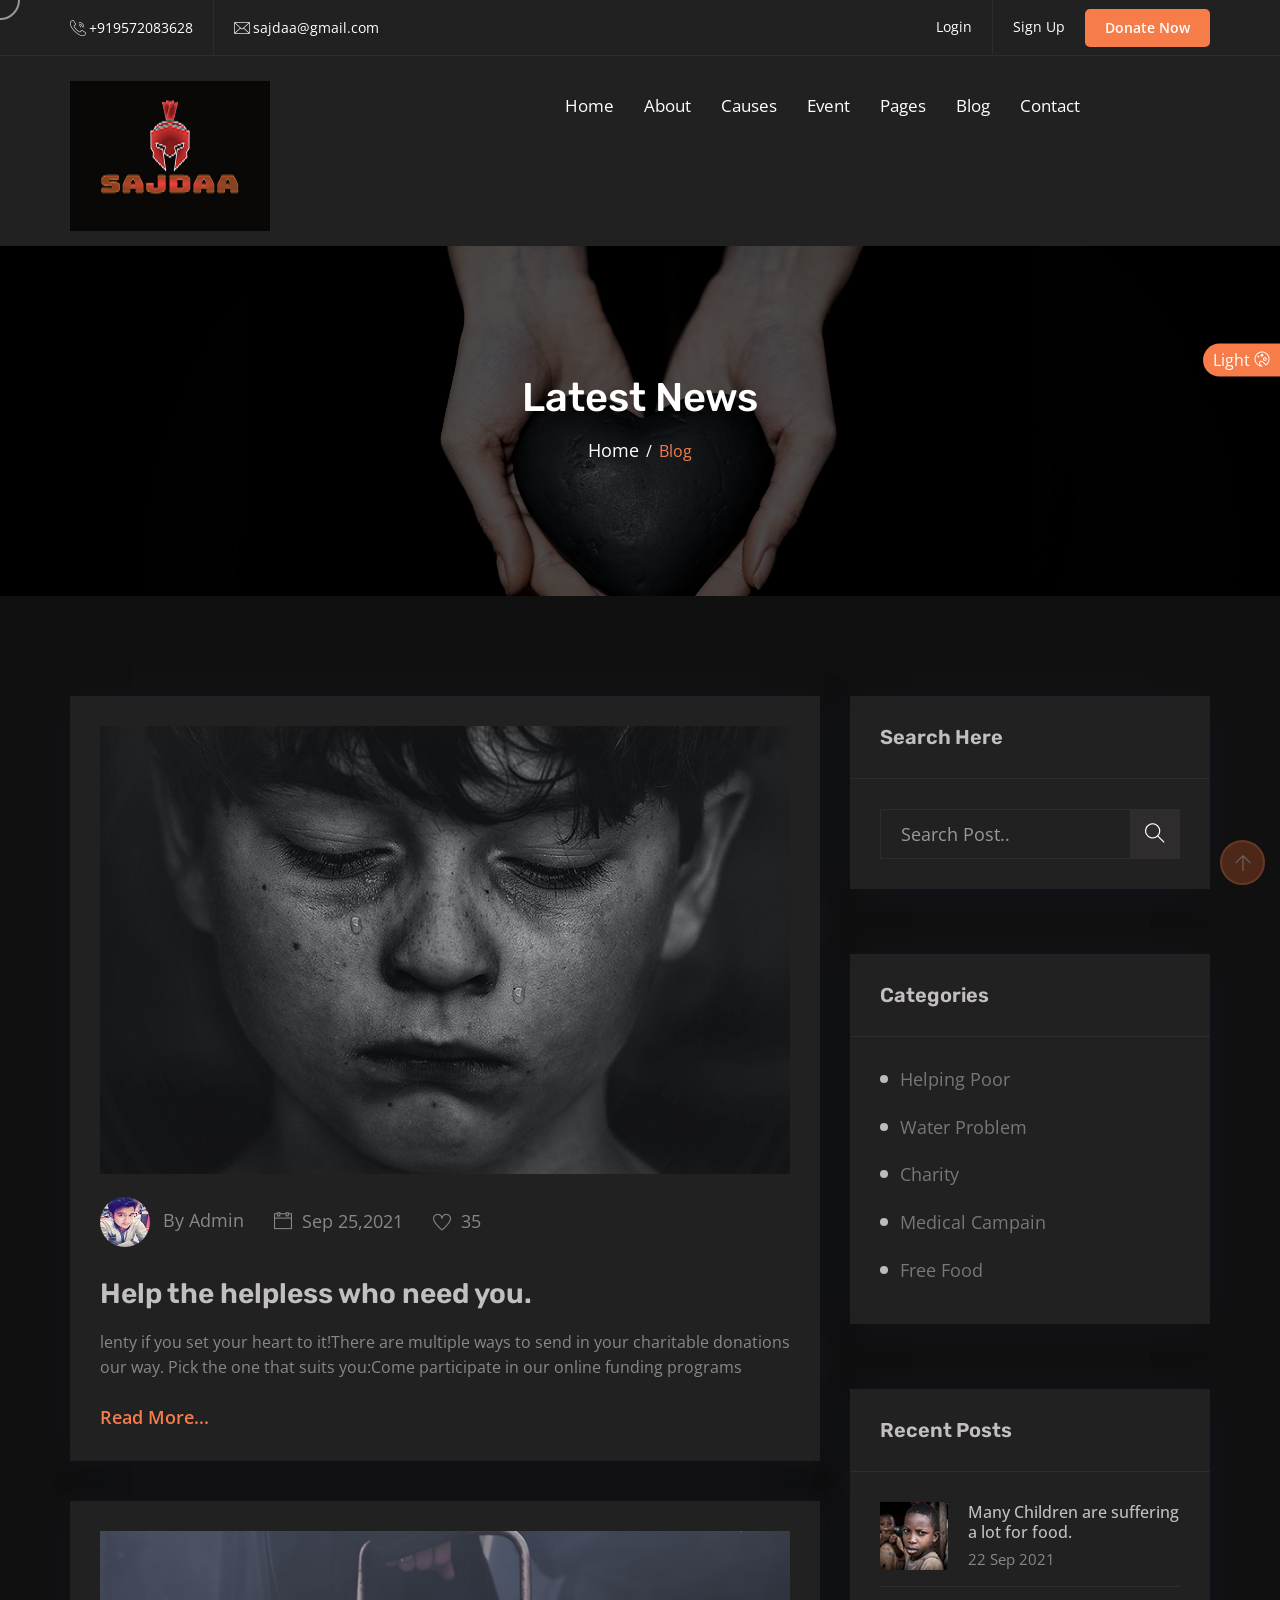
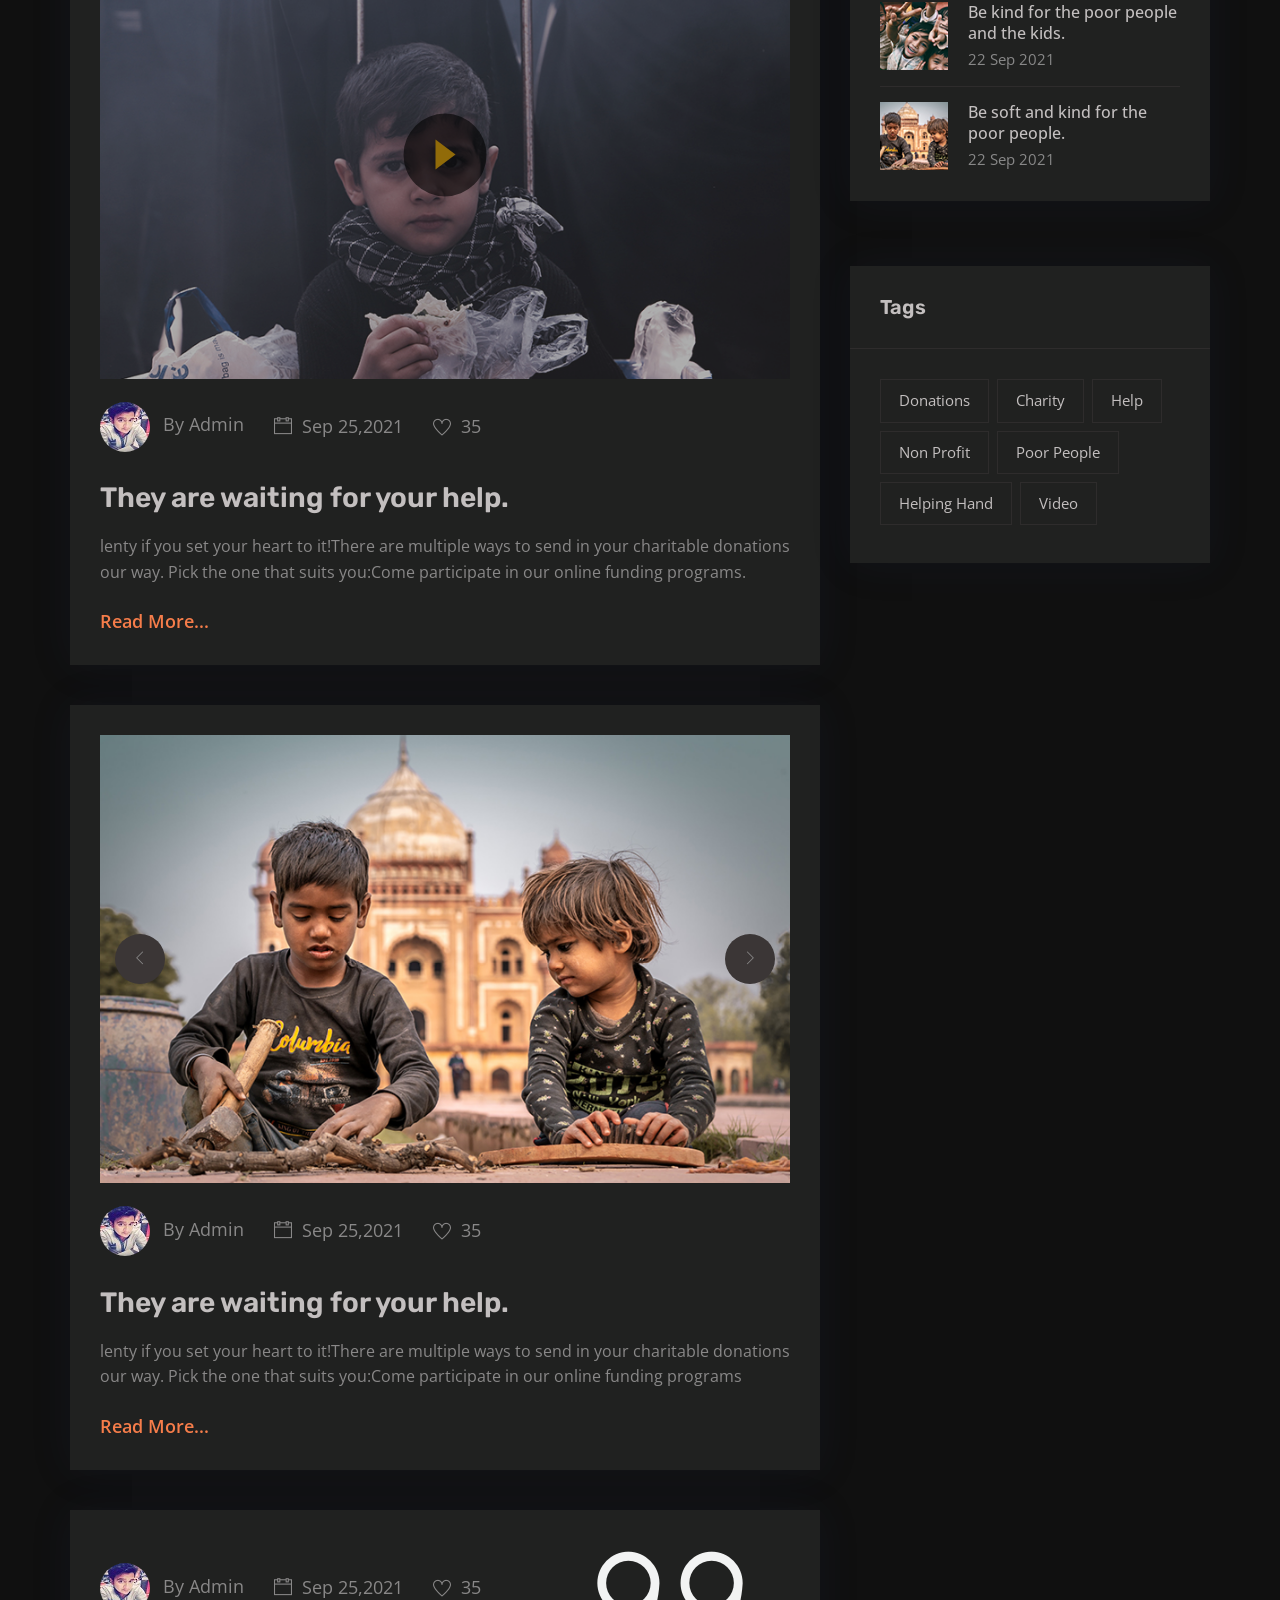
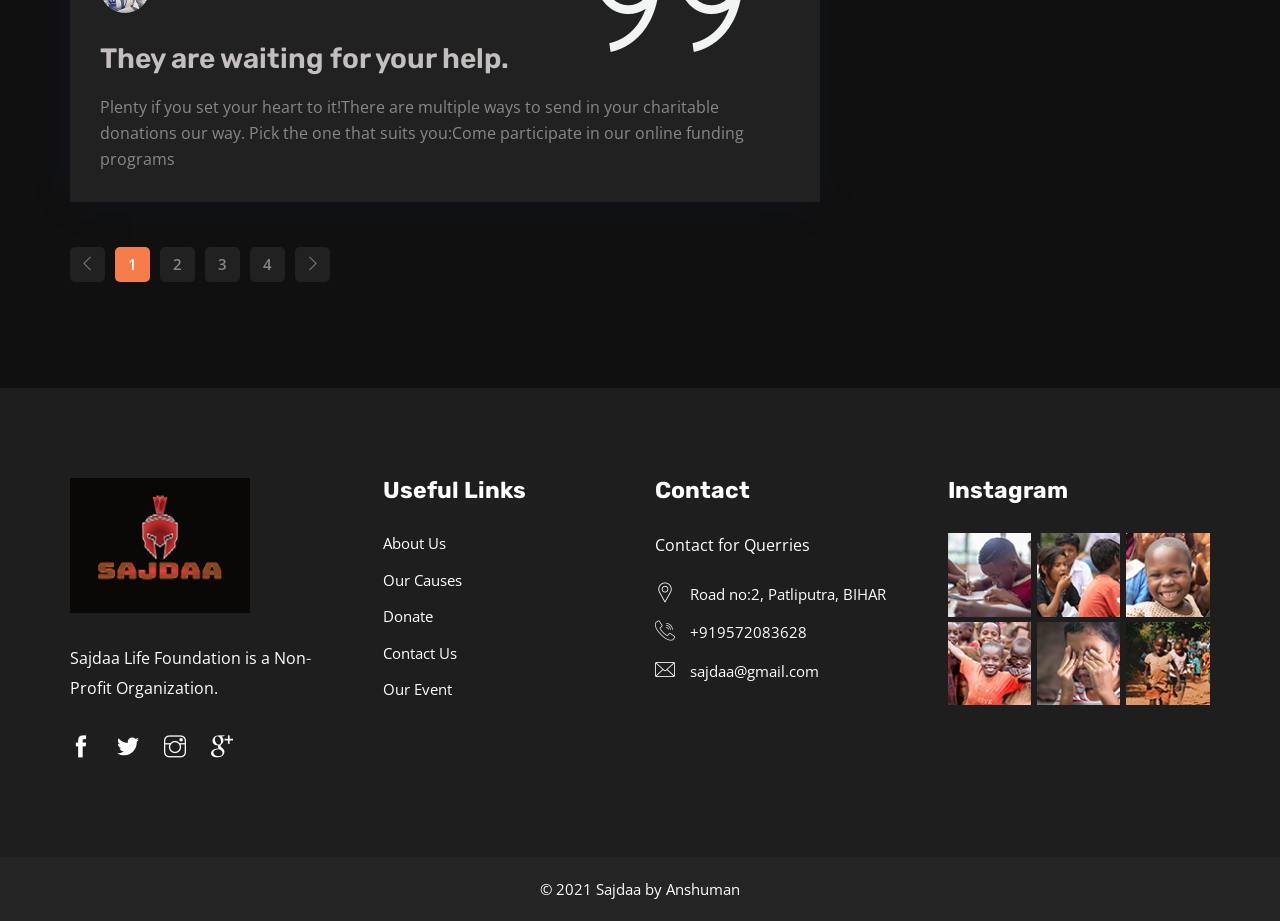
<file: themes/tf/html/Sajdaa/blog.html>
<!DOCTYPE html>
<html lang="en">



<head>
    <meta charset="utf-8">
    <meta http-equiv="X-UA-Compatible" content="IE=edge">
    <meta name="viewport" content="width=device-width, initial-scale=1">
    <meta name="author" content="wpoceans">
    <title>Sadjdaa - Charity Nonprofit Trust</title>
    <link href="assets/css/themify-icons.css" rel="stylesheet">
    <link href="assets/css/font-awesome.min.css" rel="stylesheet">
    <link href="assets/css/flaticon.css" rel="stylesheet">
    <link href="assets/css/bootstrap.min.css" rel="stylesheet">
    <link href="assets/css/animate.css" rel="stylesheet">
    <link href="assets/css/owl.carousel.css" rel="stylesheet">
    <link href="assets/css/owl.theme.css" rel="stylesheet">
    <link href="assets/css/slick.css" rel="stylesheet">
    <link href="assets/css/slick-theme.css" rel="stylesheet">
    <link href="assets/css/swiper.min.css" rel="stylesheet">
    <link href="assets/css/owl.transitions.css" rel="stylesheet">
    <link href="assets/css/jquery.fancybox.css" rel="stylesheet">
    <link href="assets/css/odometer-theme-default.css" rel="stylesheet">
    <link href="assets/css/nice-select.css" rel="stylesheet">
    <link href="assets/css/style.css" rel="stylesheet">
    <link href="assets/css/light.css" rel="stylesheet">
    <!-- HTML5 shim and Respond.js for IE8 support of HTML5 elements and media queries -->
    <!--[if lt IE 9]>
    <script src="https://oss.maxcdn.com/html5shiv/3.7.3/html5shiv.min.js"></script>
    <script src="https://oss.maxcdn.com/respond/1.4.2/respond.min.js"></script>
    <![endif]-->
</head>

<body>
    <!-- start page-wrapper -->
    <div class="page-wrapper">
        <!-- start preloader -->
        <div class="preloader">
            <div class="sk-folding-cube">
                <div class="sk-cube1 sk-cube"></div>
                <div class="sk-cube2 sk-cube"></div>
                <div class="sk-cube4 sk-cube"></div>
                <div class="sk-cube3 sk-cube"></div>
            </div>
        </div>
        <!-- end preloader -->
        <!-- Start header -->
        <header id="header" class="tp-site-header tp-header-style-3">
            <div class="topbar">
                <div class="container">
                    <div class="row">
                        <div class="col col-md-6 col-sm-7 col-12">
                            <div class="contact-intro">
                                <ul>
                                    <li><i class="fi flaticon-call"></i>+919572083628</li>
                                    <li><i class="fi flaticon-envelope"></i>sajdaa@gmail.com</li>
                                </ul>
                            </div>
                        </div>
                        <div class="col col-md-6 col-sm-5 col-12">
                            <div class="contact-info">
                                <ul>
                                    <li><a href="login.html">Login</a></li>
                                    <li><a href="register.html">Sign Up</a></li>
                                    <li><a class="theme-btn" href="donate.html">Donate Now</a></li>
                                </ul>
                            </div>
                        </div>
                    </div>
                </div>
            </div> <!-- end topbar -->
            <nav class="navigation navbar navbar-default">
                <div class="container">
                    <div class="navbar-header">
                        <button type="button" class="open-btn">
                            <span class="sr-only">Toggle navigation</span>
                            <span class="icon-bar"></span>
                            <span class="icon-bar"></span>
                            <span class="icon-bar"></span>
                        </button>
                        <a class="navbar-brand" href="index.html"><img src="assets/images/logo3.png" alt="logo"></a>
                    </div>
                    <div id="navbar" class="navbar-collapse collapse navbar-right navigation-holder">
                        <button class="close-navbar"><i class="ti-close"></i></button>
                        <ul class="nav navbar-nav">
                            <li class="menu-item-has-children">
                                <a href="#">Home</a>
                                <ul class="sub-menu">
                                    <li><a href="index.html">SAJDAA</a></li>
                                    
                                </ul>
                            </li>
                            <li><a href="about.html">About</a></li>
                            <li class="menu-item-has-children">
                                <a href="#">Causes</a>
                                <ul class="sub-menu">
                                    <li><a href="causes.html">Causes</a></li>
                                    
                                </ul>
                            </li>
                            <li class="menu-item-has-children">
                                <a href="#">Event</a>
                                <ul class="sub-menu">
                                    <li><a href="event.html">Event</a></li>
                                    
                                </ul>
                            </li>
                            <li class="menu-item-has-children">
                                <a href="#">Pages</a>
                                <ul class="sub-menu">
                                    <li><a href="about.html">About</a></li>
                                    <li><a href="donate.html">Donate</a></li>
                                    <li><a href="volunteer.html">Volunteer</a></li>
                                    <li><a href="error.html">404 Page</a></li>
                                </ul>
                            </li>
                            <li class="menu-item-has-children">
                                <a href="#">Blog</a>
                                <ul class="sub-menu">
                                    <li><a href="blog.html">Full Blog</a></li>
                                   
                                    <li class="menu-item-has-children">
                                        <a href="#">Blog details</a>
                                        <ul class="sub-menu">
                                            <li><a href="blog.html">full blog</a></li>
                                            
                                        </ul>
                                    </li>
                                </ul>
                            </li>
                            <li><a href="contact.html">Contact</a></li>
                        </ul>
                    </div><!-- end of nav-collapse -->
                   <!-- end of container -->
            </nav>
        </header>
        <!-- end of header -->
        <!-- .tp-breadcumb-area start -->
        <div class="tp-breadcumb-area">
            <div class="container">
                <div class="row">
                    <div class="col-12">
                        <div class="tp-breadcumb-wrap">
                            <h2>Latest News</h2>
                            <ul>
                                <li><a href="index.html">Home</a></li>
                                <li><span>Blog</span></li>
                            </ul>
                        </div>
                    </div>
                </div>
            </div>
        </div>
        <!-- .tp-breadcumb-area end -->
        <!-- start tp-blog-pg-section -->
        <section class="tp-blog-pg-section section-padding">
            <div class="container">
                <div class="row">
                    <div class="col col-md-8">
                        <div class="tp-tp-blog-content">
                            <div class="post format-standard-image">
                                <div class="entry-media">
                                    <img src="assets/images/blog/img-5.jpg" alt>
                                </div>
                                <ul class="entry-meta">
                                    <li><a href="#"><img src="assets/images/blog/admin1.jpg" alt> By Admin</a></li>
                                    <li><a href="#"><i class="ti-calendar"></i> Sep 25,2021</a></li>
                                    <li><a href="#"><i class="ti-heart"></i> 35</a></li>
                                </ul>
                                <h3><a href="#">Help the helpless who need you.</a></h3>
                                <p>lenty if you set your heart to it!There are multiple ways to send in your charitable donations our way. Pick the one that suits you:Come participate in our online funding programs </p>
                                <a href="#" class="read-more">Read More...</a>
                            </div>
                            <div class="post format-video">
                                <div class="entry-media video-holder">
                                    <img src="assets/images/blog/img-6.jpg" alt>
                                    <a href="https://www.youtube.com/embed/wi_M1Fb4SaU" class="video-btn" data-type="iframe">
                                        <i class="fi flaticon-play-button-2"></i>
                                    </a>
                                     </div>
                                <ul class="entry-meta">
                                    <li><a href="#"><img src="assets/images/blog/admin1.jpg" alt> By Admin</a></li>
                                    <li><a href="#"><i class="ti-calendar"></i> Sep 25,2021</a></li>
                                    <li><a href="#"><i class="ti-heart"></i> 35</a></li>
                                </ul>
                                <h3><a href="#">They are waiting for your help.</a></h3>
                                <p>lenty if you set your heart to it!There are multiple ways to send in your charitable donations our way. Pick the one that suits you:Come participate in our online funding programs. </p>
                                <a href="#" class="read-more">Read More...</a>
                            </div>
                            <div class="post format-gallery">
                                <div class="entry-media post-slider">
                                    <img src="assets/images/blog/img-7.jpg" alt>
                                    <img src="assets/images/blog/img-6.jpg" alt>
                                </div>
                                <ul class="entry-meta">
                                    <li><a href="#"><img src="assets/images/blog/admin1.jpg" alt> By Admin</a></li>
                                    <li><a href="#"><i class="ti-calendar"></i> Sep 25,2021</a></li>
                                    <li><a href="#"><i class="ti-heart"></i> 35</a></li>
                                </ul>
                                <h3><a href="#">They are waiting for your help.</a></h3>
                                <p>lenty if you set your heart to it!There are multiple ways to send in your charitable donations our way. Pick the one that suits you:Come participate in our online funding programs </p>
                                <a href="#" class="read-more">Read More...</a>
                            </div>
                            <div class="post format-quote">
                                <ul class="entry-meta">
                                    <li><a href="#"><img src="assets/images/blog/admin1.jpg" alt> By Admin</a></li>
                                    <li><a href="#"><i class="ti-calendar"></i> Sep 25,2021</a></li>
                                    <li><a href="#"><i class="ti-heart"></i> 35</a></li>
                                </ul>
                                <h3><a href="#">They are waiting for your help.</a></h3>
                                <p>Plenty if you set your heart to it!There are multiple ways to send in your charitable donations our way. Pick the one that suits you:Come participate in our online funding programs </p>
                            </div>
                            <div class="pagination-wrapper pagination-wrapper-left">
                                <ul class="pg-pagination">
                                    <li>
                                        <a href="#" aria-label="Previous">
                                            <i class="fi ti-angle-left"></i>
                                        </a>
                                    </li>
                                    <li class="active"><a href="#">1</a></li>
                                    <li><a href="#">2</a></li>
                                    <li><a href="#">3</a></li>
                                    <li><a href="#">4</a></li>
                                    <li>
                                        <a href="#" aria-label="Next">
                                            <i class="fi ti-angle-right"></i>
                                        </a>
                                    </li>
                                </ul>
                            </div>
                        </div>
                    </div>
                    <div class="col col-md-4">
                        <div class="tp-blog-sidebar">
                            <div class="widget search-widget">
                                <h3>Search Here</h3>
                                <form>
                                    <div>
                                        <input type="text" class="form-control" placeholder="Search Post..">
                                        <button type="submit"><i class="ti-search"></i></button>
                                    </div>
                                </form>
                            </div>
                            <div class="widget category-widget">
                                <h3>Categories</h3>
                                <ul>
                                    <li><a href="#">Helping Poor</a></li>
                                    <li><a href="#">Water Problem</a></li>
                                    <li><a href="#">Charity</a></li>
                                    <li><a href="#">Medical Campain</a></li>
                                    <li><a href="#">Free Food</a></li>
                                </ul>
                            </div>
                            <div class="widget recent-post-widget">
                                <h3>Recent posts</h3>
                                <div class="posts">
                                    <div class="post">
                                        <div class="img-holder">
                                            <img src="assets/images/recent-posts/img-1.jpg" alt>
                                        </div>
                                        <div class="details">
                                            <h4><a href="#">Many Children are suffering a lot for food.</a></h4>
                                            <span class="date">22 Sep 2021</span>
                                        </div>
                                    </div>
                                    <div class="post">
                                        <div class="img-holder">
                                            <img src="assets/images/recent-posts/img-2.jpg" alt>
                                        </div>
                                        <div class="details">
                                            <h4><a href="#">Be kind for the poor people and the kids.</a></h4>
                                            <span class="date">22 Sep 2021</span>
                                        </div>
                                    </div>
                                    <div class="post">
                                        <div class="img-holder">
                                            <img src="assets/images/recent-posts/img-3.jpg" alt>
                                        </div>
                                        <div class="details">
                                            <h4><a href="#">Be soft and kind for the poor people.</a></h4>
                                            <span class="date">22 Sep 2021</span>
                                        </div>
                                    </div>
                                </div>
                            </div>
                            <div class="widget tag-widget">
                                <h3>Tags</h3>
                                <ul>
                                    <li><a href="#">Donations</a></li>
                                    <li><a href="#">Charity</a></li>
                                    <li><a href="#">Help</a></li>
                                    <li><a href="#">Non Profit</a></li>
                                    <li><a href="#">Poor People</a></li>
                                    <li><a href="#">Helping Hand</a></li>
                                    <li><a href="#">Video</a></li>
                                </ul>
                            </div>
                        </div>
                    </div>
                </div>
            </div> <!-- end container -->
        </section>
        <!-- end tp-blog-pg-section -->
        <!-- news-letter-section start-->
         <!-- end container -->
        </section>
        <!-- news-letter-section end-->
        <div class="tp-ne-footer">
            <!-- start tp-site-footer -->
            <footer class="tp-site-footer">
                <div class="tp-upper-footer">
                    <div class="container">
                        <div class="row">
                            <div class="col col-lg-3 col-md-3 col-sm-6">
                                <div class="widget about-widget">
                                    <div class="logo widget-title">
                                        <img class="ft-logo3" src="assets/images/logo3.png" alt="blog">
                                   </div>
                                    <p>Sajdaa Life Foundation is a Non-Profit Organization. </p>
                                    <ul>
                                        <li>
                                            <div class="parallax-wrap">
                                                <div class="parallax-element">
                                                    <a href="#">
                                                        <i class="ti-facebook"></i>
                                                    </a>
                                                </div>
                                            </div>
                                        </li>
                                        <li>
                                            <div class="parallax-wrap">
                                                <div class="parallax-element">
                                                    <a href="#">
                                                        <i class="ti-twitter-alt"></i>
                                                    </a>
                                                </div>
                                            </div>
                                        </li>
                                        <li>
                                            <div class="parallax-wrap">
                                                <div class="parallax-element">
                                                    <a href="#">
                                                        <i class="ti-instagram"></i>
                                                    </a>
                                                </div>
                                            </div>
                                        </li>
                                        <li>
                                            <div class="parallax-wrap">
                                                <div class="parallax-element">
                                                    <a href="#">
                                                        <i class="ti-google"></i>
                                                    </a>
                                                </div>
                                            </div>
                                        </li>
                                    </ul>
                                </div>
                            </div>
                            <div class="col col-lg-2 col-md-3 col-sm-6">
                                <div class="widget link-widget">
                                    <div class="widget-title">
                                        <h3>Useful Links</h3>
                                    </div>
                                    <ul>
                                        <li><a href="about.html">About Us</a></li>
                                        <li><a href="causes.html">Our Causes</a></li>
                                        <li><a href="donate.html">Donate</a></li>
                                        <li><a href="contact.html">Contact Us</a></li>
                                        <li><a href="event.html">Our Event</a></li>
                                    </ul>
                                </div>
                            </div>
                            <div class="col col-lg-3 col-lg-offset-1 col-md-3 col-sm-6">
                                <div class="widget market-widget tp-service-link-widget">
                                    <div class="widget-title">
                                        <h3>Contact </h3>
                                    </div>
                                    <p>Contact for Querries</p>
                                    <div class="contact-ft">
                                        <ul>
                                            <li><i class="fi flaticon-pin"></i>Road no:2, Patliputra, BIHAR</li>
                                            <li><i class="fi flaticon-call"></i>+919572083628</li>
                                            <li><i class="fi flaticon-envelope"></i>sajdaa@gmail.com</li>
                                        </ul>
                                    </div>
                                </div>
                            </div>
                            <div class="col col-lg-3 col-md-3 col-sm-6">
                                <div class="widget instagram">
                                    <div class="widget-title">
                                         <h3>Instagram</h3>
                                    </div>
                                    <ul class="d-flex">
                                        <li><a href="#"><img src="assets/images/instragram/1.jpg" alt=""></a></li>
                                        <li><a href="#"><img src="assets/images/instragram/2.jpg" alt=""></a></li>
                                        <li><a href="#"><img src="assets/images/instragram/3.jpg" alt=""></a></li>
                                        <li><a href="#"><img src="assets/images/instragram/4.jpg" alt=""></a></li>
                                        <li><a href="#"><img src="assets/images/instragram/5.jpg" alt=""></a></li>
                                        <li><a href="#"><img src="assets/images/instragram/6.jpg" alt=""></a></li>
                                    </ul>
                                </div>
                            </div>
                        </div>
                    </div> <!-- end container -->
                </div>
                <div class="tp-lower-footer">
                    <div class="container">
                        <div class="row">
                            <div class="col col-xs-12">
                                <p class="copyright">&copy; 2021 Sajdaa by Anshuman</p>
                            </div>
                        </div>
                    </div>
                </div>
            </footer>
            <!-- end tp-site-footer -->
        </div>
    </div>
    <!-- end of page-wrapper -->
    <!-- theme-change-btn -->
    <div class="theme-change-btn">
         <button id="change-theme-btn">
            <span class="cng-btn-1">Light <i class="ti-palette"></i></span>
            <span class="cng-btn-2">Dark  <i class="ti-palette"></i></span>
        </button>
    </div>
    <div id="magic-cursor">
        <div id="ball">
            <div id="ball-drag-x"></div>
            <div id="ball-drag-y"></div>
            <div id="ball-loader"></div>
        </div>
    </div>
    <!-- All JavaScript files
    ================================================== -->
    <script src="assets/js/jquery.min.js"></script>
    <script src="assets/js/bootstrap.min.js"></script>
    <!-- Plugins for this template -->
    <script src="assets/js/jquery-plugin-collection.js"></script>
    <script src="assets/js/gsap.min.js"></script>
    <!-- Custom script for this template -->
    <script src="assets/js/script.js"></script>
</body>

</html>
</file>
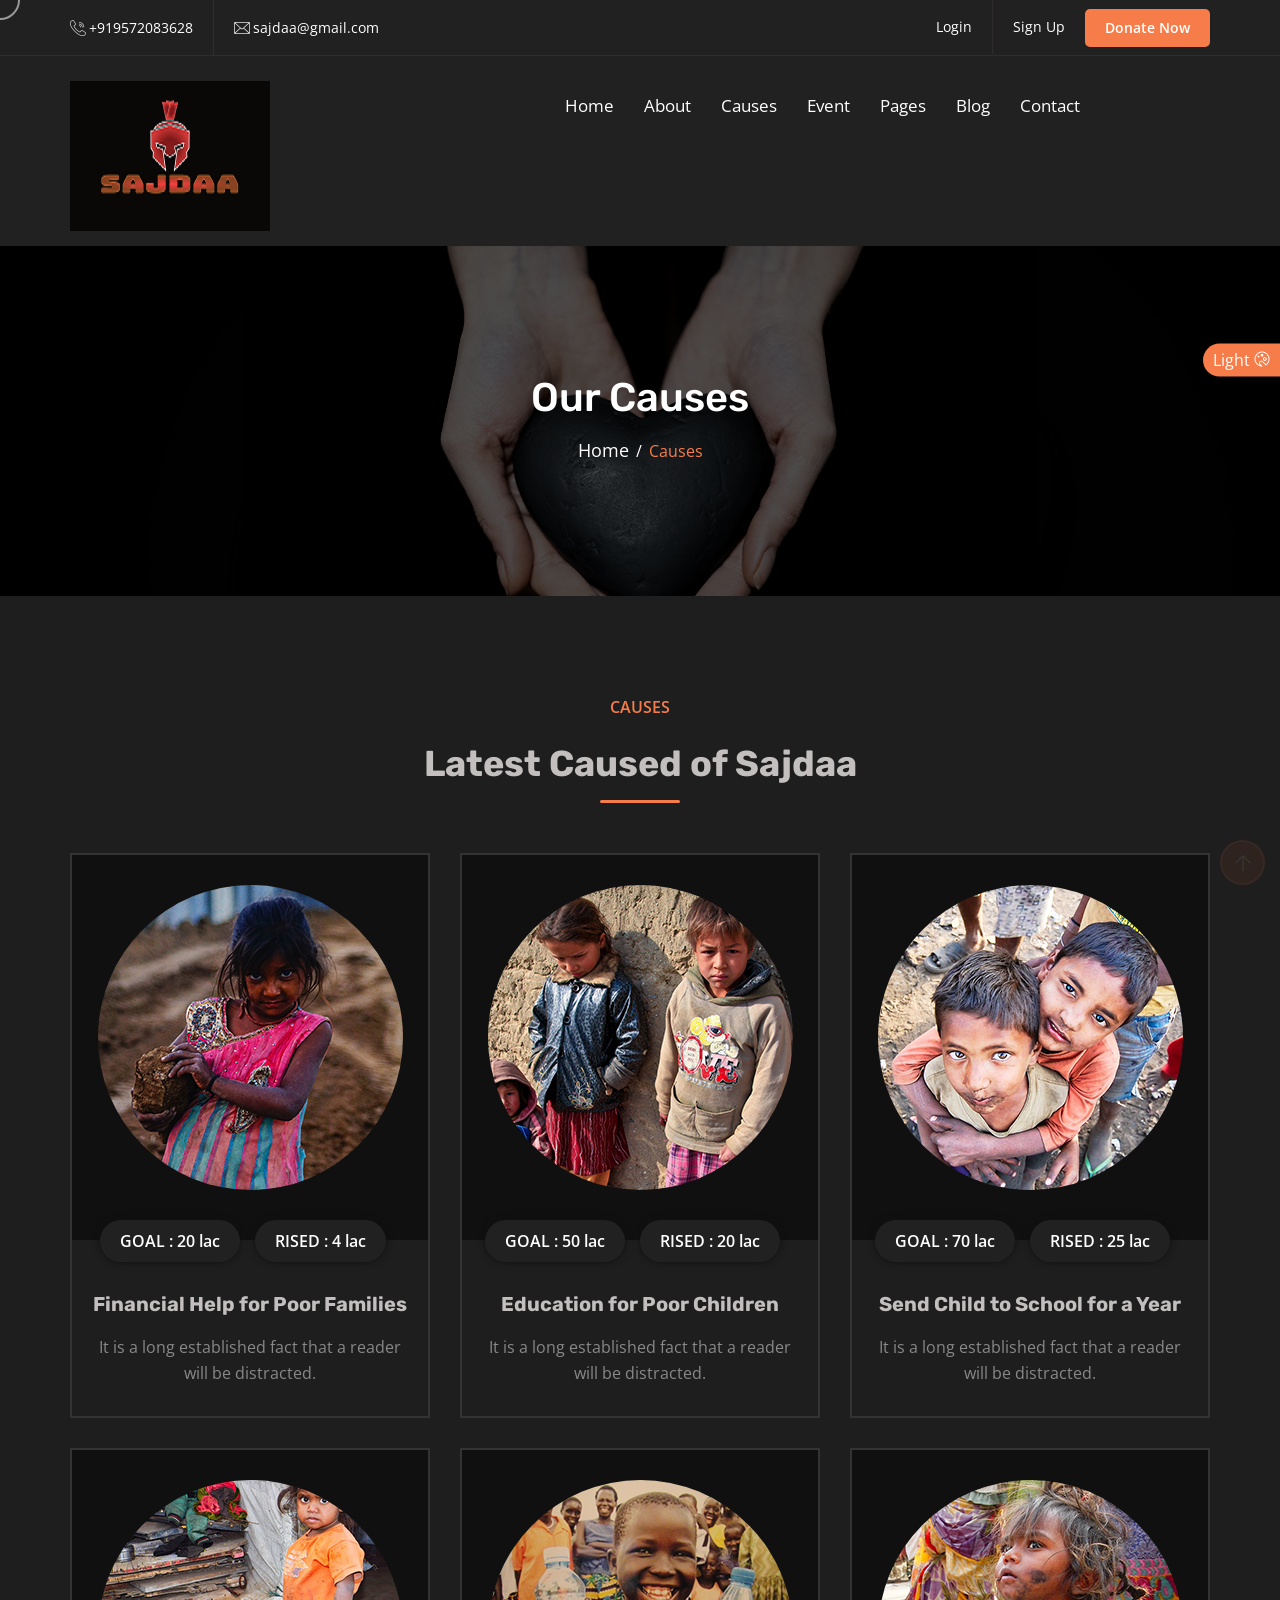
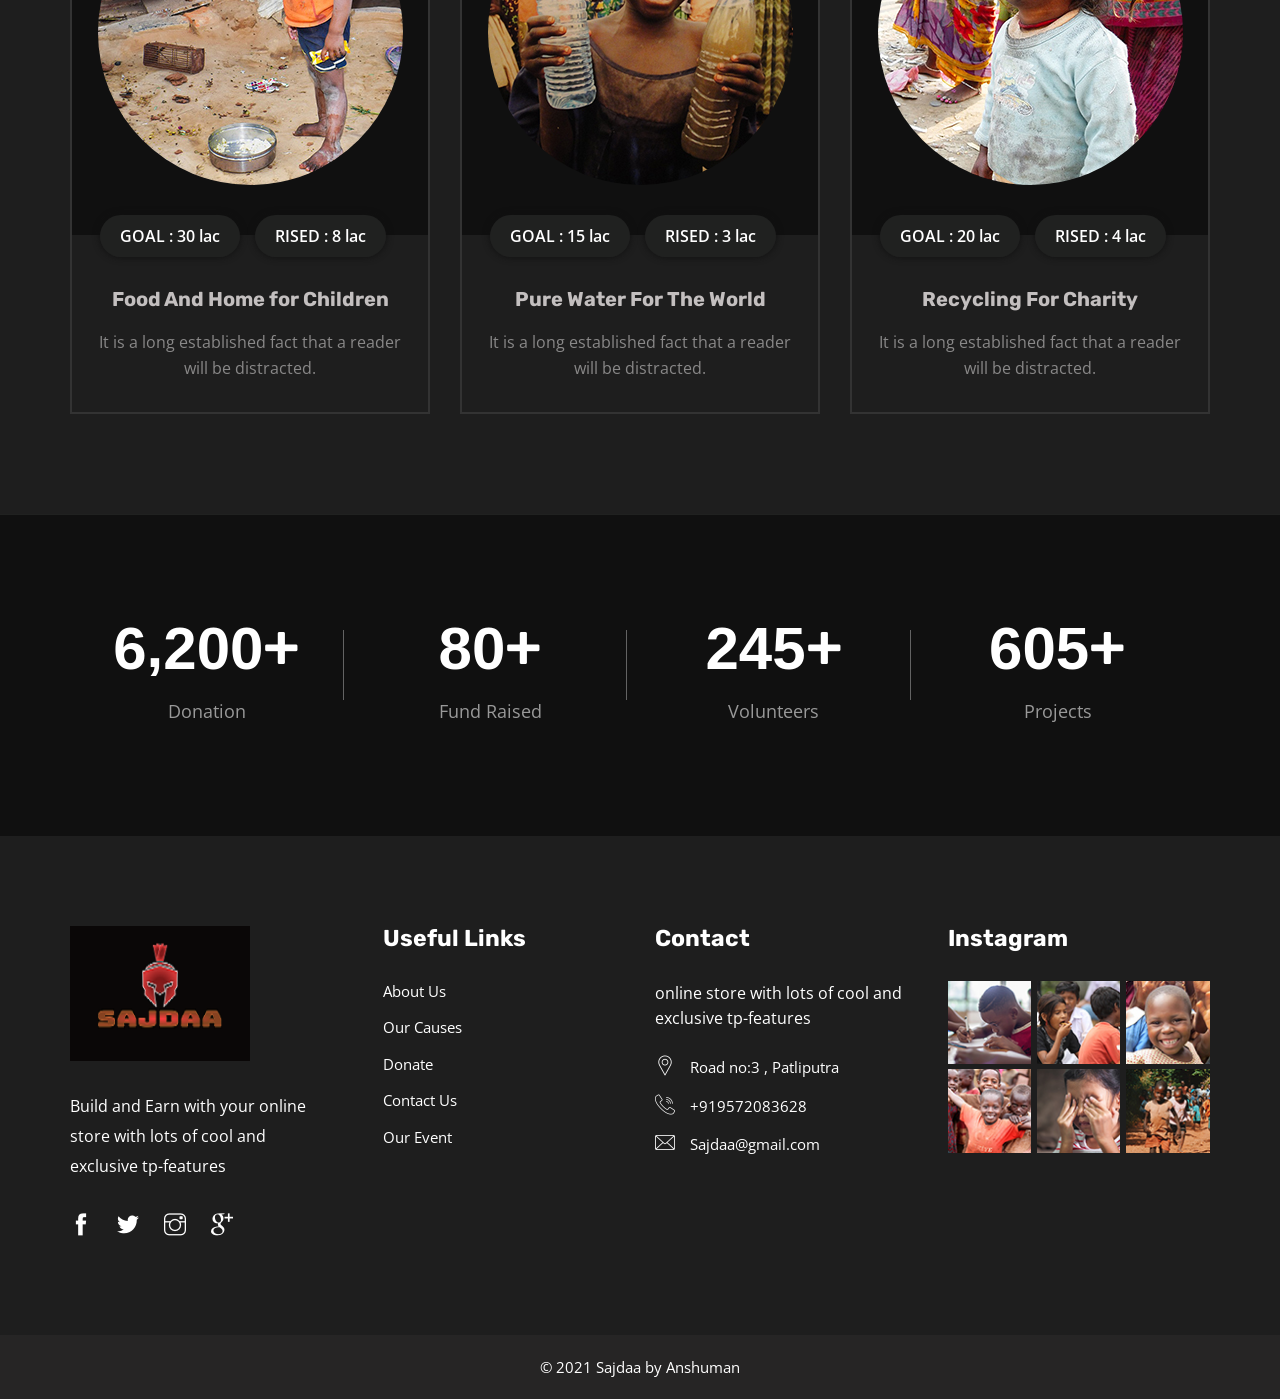
<file: themes/tf/html/Sajdaa/causes.html>
<!DOCTYPE html>
<html lang="en">

<head>
    <meta charset="utf-8">
    <meta http-equiv="X-UA-Compatible" content="IE=edge">
    <meta name="viewport" content="width=device-width, initial-scale=1">
    <meta name="author" content="wpoceans">
    <title>Sajdaa - Charity Nonprofit Trust</title>
    <link href="assets/css/themify-icons.css" rel="stylesheet">
    <link href="assets/css/font-awesome.min.css" rel="stylesheet">
    <link href="assets/css/flaticon.css" rel="stylesheet">
    <link href="assets/css/bootstrap.min.css" rel="stylesheet">
    <link href="assets/css/animate.css" rel="stylesheet">
    <link href="assets/css/owl.carousel.css" rel="stylesheet">
    <link href="assets/css/owl.theme.css" rel="stylesheet">
    <link href="assets/css/slick.css" rel="stylesheet">
    <link href="assets/css/slick-theme.css" rel="stylesheet">
    <link href="assets/css/swiper.min.css" rel="stylesheet">
    <link href="assets/css/owl.transitions.css" rel="stylesheet">
    <link href="assets/css/jquery.fancybox.css" rel="stylesheet">
    <link href="assets/css/odometer-theme-default.css" rel="stylesheet">
    <link href="assets/css/nice-select.css" rel="stylesheet">
    <link href="assets/css/style.css" rel="stylesheet">
    <link href="assets/css/light.css" rel="stylesheet">
    <!-- HTML5 shim and Respond.js for IE8 support of HTML5 elements and media queries -->
    <!--[if lt IE 9]>
    <script src="https://oss.maxcdn.com/html5shiv/3.7.3/html5shiv.min.js"></script>
    <script src="https://oss.maxcdn.com/respond/1.4.2/respond.min.js"></script>
    <![endif]-->
</head>

<body>
    <!-- start page-wrapper -->
    <div class="page-wrapper">
        <!-- start preloader -->
        <div class="preloader">
            <div class="sk-folding-cube">
                <div class="sk-cube1 sk-cube"></div>
                <div class="sk-cube2 sk-cube"></div>
                <div class="sk-cube4 sk-cube"></div>
                <div class="sk-cube3 sk-cube"></div>
            </div>
        </div>
        <!-- end preloader -->
        <!-- Start header -->
        <header id="header" class="tp-site-header tp-header-style-3">
            <div class="topbar">
                <div class="container">
                    <div class="row">
                        <div class="col col-md-6 col-sm-7 col-12">
                            <div class="contact-intro">
                                <ul>
                                    <li><i class="fi flaticon-call"></i>+919572083628</li>
                                    <li><i class="fi flaticon-envelope"></i>sajdaa@gmail.com</li>
                                </ul>
                            </div>
                        </div>
                        <div class="col col-md-6 col-sm-5 col-12">
                            <div class="contact-info">
                                <ul>
                                    <li><a href="login.html">Login</a></li>
                                    <li><a href="register.html">Sign Up</a></li>
                                    <li><a class="theme-btn" href="donate.html">Donate Now</a></li>
                                </ul>
                            </div>
                        </div>
                    </div>
                </div>
            </div> <!-- end topbar -->
            <nav class="navigation navbar navbar-default">
                <div class="container">
                    <div class="navbar-header">
                        <button type="button" class="open-btn">
                            <span class="sr-only">Toggle navigation</span>
                            <span class="icon-bar"></span>
                            <span class="icon-bar"></span>
                            <span class="icon-bar"></span>
                        </button>
                        <a class="navbar-brand" href="index.html"><img src="assets/images/logo3.png" alt="logo"></a>
                    </div>
                    <div id="navbar" class="navbar-collapse collapse navbar-right navigation-holder">
                        <button class="close-navbar"><i class="ti-close"></i></button>
                        <ul class="nav navbar-nav">
                            <li class="menu-item-has-children">
                                <a href="#">Home</a>
                                <ul class="sub-menu">
                                    <li><a href="index.html">Home style 1</a></li>
                                    </ul>
                            </li>
                            <li><a href="about.html">About</a></li>
                            <li class="menu-item-has-children">
                                <a href="#">Causes</a>
                                <ul class="sub-menu">
                                    <li><a href="causes.html">Causes</a></li>
                                </ul>
                            </li>
                            <li class="menu-item-has-children">
                                <a href="#">Event</a>
                                <ul class="sub-menu">
                                    <li><a href="event.html">Event</a></li>
                                </ul>
                            </li>
                            <li class="menu-item-has-children">
                                <a href="#">Pages</a>
                                <ul class="sub-menu">
                                    <li><a href="about.html">About</a></li>
                                    <li><a href="donate.html">Donate</a></li>
                                    <li><a href="volunteer.html">Volunteer</a></li>
                                    <li><a href="error.html">404 Page</a></li>
                                </ul>
                            </li>
                            <li class="menu-item-has-children">
                                <a href="#">Blog</a>
                                <ul class="sub-menu">
                                    <li><a href="blog.html">Blog right sidebar</a></li>
                                    <li><a href="blog-left.html">Blog left sidebar</a></li>
                                    <li><a href="blog-fulwidth.html">Blog fullwidth</a></li>
                                    <li class="menu-item-has-children">
                                        <a href="#">Blog details</a>
                                        <ul class="sub-menu">
                                            <li><a href="blog-single.html">Blog details right sidebar</a></li>
                                            <li><a href="blog-single-left.html">Blog details left sidebar</a></li>
                                            <li><a href="blog-single-fluid.html">Blog details fullwidth</a></li>
                                        </ul>
                                    </li>
                                </ul>
                            </li>
                            <li><a href="contact.html">Contact</a></li>
                        </ul>
                    </div><!-- end of nav-collapse -->
                    </nav>
        </header>
        <!-- end of header -->
        <!-- .tp-breadcumb-area start -->
        <div class="tp-breadcumb-area">
            <div class="container">
                <div class="row">
                    <div class="col-12">
                        <div class="tp-breadcumb-wrap">
                            <h2>Our Causes</h2>
                            <ul>
                                <li><a href="index.html">Home</a></li>
                                <li><span>Causes</span></li>
                            </ul>
                        </div>
                    </div>
                </div>
            </div>
        </div>
        <!-- .tp-breadcumb-area end -->
        <!-- case-area-start -->
        <div class="case-area section-padding">
            <div class="container">
                <div class="col-md-6 col-md-offset-3">
                    <div class="section-title text-center">
                        <div class="thumb-text">
                            <span>CAUSES</span>
                        </div>
                        <h2>Latest Caused of Sajdaa</h2>
                    </div>
                </div>
                <div class="row">
                    <div class="col-lg-4 col-md-6 col-sm-6 col-12">
                        <div class="cause-item">
                            <div class="cause-top">
                                <div class="cause-img">
                                    <img src="assets/images/cause/img-1.png" alt="">
                                    <div class="case-btn">
                                        <a href="donate.html" class="theme-btn">Donate Now</a>
                                    </div>
                                </div>
                            </div>
                            <div class="cause-text">
                                <ul>
                                    <li><a href="#">GOAL : 20 lac</a></li>
                                    <li><a href="#">RISED : 4 lac</a></li>
                                </ul>
                                <h3><a href="causes-single.html">Financial Help for Poor Families</a></h3>
                                <p>It is a long established fact that a reader will be distracted.</p>
                            </div>
                        </div>
                    </div>
                    <div class="col-lg-4 col-md-6 col-sm-6 col-12">
                        <div class="cause-item">
                            <div class="cause-top">
                                <div class="cause-img">
                                    <img src="assets/images/cause/img-2.jpg" alt="">
                                    <div class="case-btn">
                                        <a href="donate.html" class="theme-btn">Donate Now</a>
                                    </div>
                                </div>
                            </div>
                            <div class="cause-text">
                                <ul>
                                    <li><a href="#">GOAL : 50 lac</a></li>
                                    <li><a href="#">RISED : 20 lac</a></li>
                                </ul>
                                <h3><a href="causes-single.html">Education for Poor Children</a></h3>
                                <p>It is a long established fact that a reader will be distracted.</p>
                            </div>
                        </div>
                    </div>
                    <div class="col-lg-4 col-md-6 col-sm-6 col-12">
                        <div class="cause-item">
                            <div class="cause-top">
                                <div class="cause-img">
                                    <img src="assets/images/cause/img-3.jpg" alt="">
                                    <div class="case-btn">
                                        <a href="donate.html" class="theme-btn">Donate Now</a>
                                    </div>
                                </div>
                            </div>
                            <div class="cause-text">
                                <ul>
                                    <li><a href="#">GOAL : 70 lac</a></li>
                                    <li><a href="#">RISED : 25 lac</a></li>
                                </ul>
                                <h3><a href="causes-single.html">Send Child to School for a Year</a></h3>
                                <p>It is a long established fact that a reader will be distracted.</p>
                            </div>
                        </div>
                    </div>
                    <div class="col-lg-4 col-md-6 col-sm-6 col-12">
                        <div class="cause-item">
                            <div class="cause-top">
                                <div class="cause-img">
                                    <img src="assets/images/cause/img-4.jpg" alt="">
                                    <div class="case-btn">
                                        <a href="donate.html" class="theme-btn">Donate Now</a>
                                    </div>
                                </div>
                            </div>
                            <div class="cause-text">
                                <ul>
                                    <li><a href="#">GOAL : 30 lac</a></li>
                                    <li><a href="#">RISED : 8 lac</a></li>
                                </ul>
                                <h3><a href="causes-single.html">Food And Home for Children</a></h3>
                                <p>It is a long established fact that a reader will be distracted.</p>
                            </div>
                        </div>
                    </div>
                    <div class="col-lg-4 col-md-6 col-sm-6 col-12">
                        <div class="cause-item">
                            <div class="cause-top">
                                <div class="cause-img">
                                    <img src="assets/images/cause/img-5.jpg" alt="">
                                    <div class="case-btn">
                                        <a href="donate.html" class="theme-btn">Donate Now</a>
                                    </div>
                                </div>
                            </div>
                            <div class="cause-text">
                                <ul>
                                    <li><a href="#">GOAL : 15 lac</a></li>
                                    <li><a href="#">RISED : 3 lac</a></li>
                                </ul>
                                <h3><a href="causes-single.html">Pure Water For The World</a></h3>
                                <p>It is a long established fact that a reader will be distracted.</p>
                            </div>
                        </div>
                    </div>
                    <div class="col-lg-4 col-md-6 col-sm-6 col-12">
                        <div class="cause-item">
                            <div class="cause-top">
                                <div class="cause-img">
                                    <img src="assets/images/cause/img-6.jpg" alt="">
                                    <div class="case-btn">
                                        <a href="donate.html" class="theme-btn">Donate Now</a>
                                    </div>
                                </div>
                            </div>
                            <div class="cause-text">
                                <ul>
                                    <li><a href="#">GOAL : 20 lac</a></li>
                                    <li><a href="#">RISED : 4 lac</a></li>
                                </ul>
                                <h3><a href="causes-single.html">Recycling For Charity</a></h3>
                                <p>It is a long established fact that a reader will be distracted.</p>
                            </div>
                        </div>
                    </div>
                </div>
            </div>
        </div>
        <!-- case-area-end --> 
        <!-- .tp-counter-area start -->
        <div class="tp-counter-area v2">
            <div class="container">
                <div class="row">
                    <div class="col-lg-12">
                        <div class="tp-counter-grids">
                            <div class="grid">
                                <div>
                                    <h2><span class="odometer" data-count="6200">00</span>+</h2>
                                </div>
                                <p>Donation</p>
                            </div>
                            <div class="grid">
                                <div>
                                    <h2><span class="odometer" data-count="80">00</span>+</h2>
                                </div>
                                <p>Fund Raised</p>
                            </div>
                            <div class="grid">
                                <div>
                                    <h2><span class="odometer" data-count="245">00</span>+</h2>
                                </div>
                                <p>Volunteers</p>
                            </div>
                            <div class="grid">
                                <div>
                                    <h2><span class="odometer" data-count="605">00</span>+</h2>
                                </div>
                                <p>Projects</p>
                            </div>
                        </div>
                    </div>
                </div>
            </div>
        </div>
        <div class="tp-ne-footer">
            <!-- start tp-site-footer -->
            <footer class="tp-site-footer">
                <div class="tp-upper-footer">
                    <div class="container">
                        <div class="row">
                            <div class="col col-lg-3 col-md-3 col-sm-6">
                                <div class="widget about-widget">
                                    <div class="logo widget-title">
                                        <img class="ft-logo3" src="assets/images/logo3.png" alt="blog">
                                    </div>
                                    <p>Build and Earn with your online store with lots of cool and exclusive tp-features </p>
                                    <ul>
                                        <li>
                                            <div class="parallax-wrap">
                                                <div class="parallax-element">
                                                    <a href="#">
                                                        <i class="ti-facebook"></i>
                                                    </a>
                                                </div>
                                            </div>
                                        </li>
                                        <li>
                                            <div class="parallax-wrap">
                                                <div class="parallax-element">
                                                    <a href="#">
                                                        <i class="ti-twitter-alt"></i>
                                                    </a>
                                                </div>
                                            </div>
                                        </li>
                                        <li>
                                            <div class="parallax-wrap">
                                                <div class="parallax-element">
                                                    <a href="#">
                                                        <i class="ti-instagram"></i>
                                                    </a>
                                                </div>
                                            </div>
                                        </li>
                                        <li>
                                            <div class="parallax-wrap">
                                                <div class="parallax-element">
                                                    <a href="#">
                                                        <i class="ti-google"></i>
                                                    </a>
                                                </div>
                                            </div>
                                        </li>
                                    </ul>
                                </div>
                            </div>
                            <div class="col col-lg-2 col-md-3 col-sm-6">
                                <div class="widget link-widget">
                                    <div class="widget-title">
                                        <h3>Useful Links</h3>
                                    </div>
                                    <ul>
                                        <li><a href="about.html">About Us</a></li>
                                        <li><a href="causes.html">Our Causes</a></li>
                                        <li><a href="donate.html">Donate</a></li>
                                        <li><a href="contact.html">Contact Us</a></li>
                                        <li><a href="event.html">Our Event</a></li>
                                    </ul>
                                </div>
                            </div>
                            <div class="col col-lg-3 col-lg-offset-1 col-md-3 col-sm-6">
                                <div class="widget market-widget tp-service-link-widget">
                                    <div class="widget-title">
                                        <h3>Contact </h3>
                                    </div>
                                    <p>online store with lots of cool and exclusive tp-features</p>
                                    <div class="contact-ft">
                                        <ul>
                                            <li><i class="fi flaticon-pin"></i>Road no:3 , Patliputra</li>
                                            <li><i class="fi flaticon-call"></i>+919572083628</li>
                                            <li><i class="fi flaticon-envelope"></i>Sajdaa@gmail.com</li>
                                        </ul>
                                    </div>
                                </div>
                            </div>
                            <div class="col col-lg-3 col-md-3 col-sm-6">
                                <div class="widget instagram">
                                    <div class="widget-title">
                                         <h3>Instagram</h3>
                                    </div>
                                    <ul class="d-flex">
                                        <li><a href="#"><img src="assets/images/instragram/1.jpg" alt=""></a></li>
                                        <li><a href="#"><img src="assets/images/instragram/2.jpg" alt=""></a></li>
                                        <li><a href="#"><img src="assets/images/instragram/3.jpg" alt=""></a></li>
                                        <li><a href="#"><img src="assets/images/instragram/4.jpg" alt=""></a></li>
                                        <li><a href="#"><img src="assets/images/instragram/5.jpg" alt=""></a></li>
                                        <li><a href="#"><img src="assets/images/instragram/6.jpg" alt=""></a></li>
                                    </ul>
                                </div>
                            </div>
                        </div>
                    </div> <!-- end container -->
                </div>
                <div class="tp-lower-footer">
                    <div class="container">
                        <div class="row">
                            <div class="col col-xs-12">
                                <p class="copyright">&copy; 2021 Sajdaa by Anshuman</p>
                            </div>
                        </div>
                    </div>
                </div>
            </footer>
            <!-- end tp-site-footer -->
        </div>
    </div>
    <div class="theme-change-btn">
         <button id="change-theme-btn">
            <span class="cng-btn-1">Light <i class="ti-palette"></i></span>
            <span class="cng-btn-2">Dark  <i class="ti-palette"></i></span>
        </button>
    </div>
    <div id="magic-cursor">
        <div id="ball">
            <div id="ball-drag-x"></div>
            <div id="ball-drag-y"></div>
            <div id="ball-loader"></div>
        </div>
    </div>
    <!-- All JavaScript files
    ================================================== -->
    <script src="assets/js/jquery.min.js"></script>
    <script src="assets/js/bootstrap.min.js"></script>
    <!-- Plugins for this template -->
    <script src="assets/js/jquery-plugin-collection.js"></script>
    <script src="assets/js/gsap.min.js"></script>
    <!-- Custom script for this template -->
    <script src="assets/js/script.js"></script>
</body>
</html>
</file>
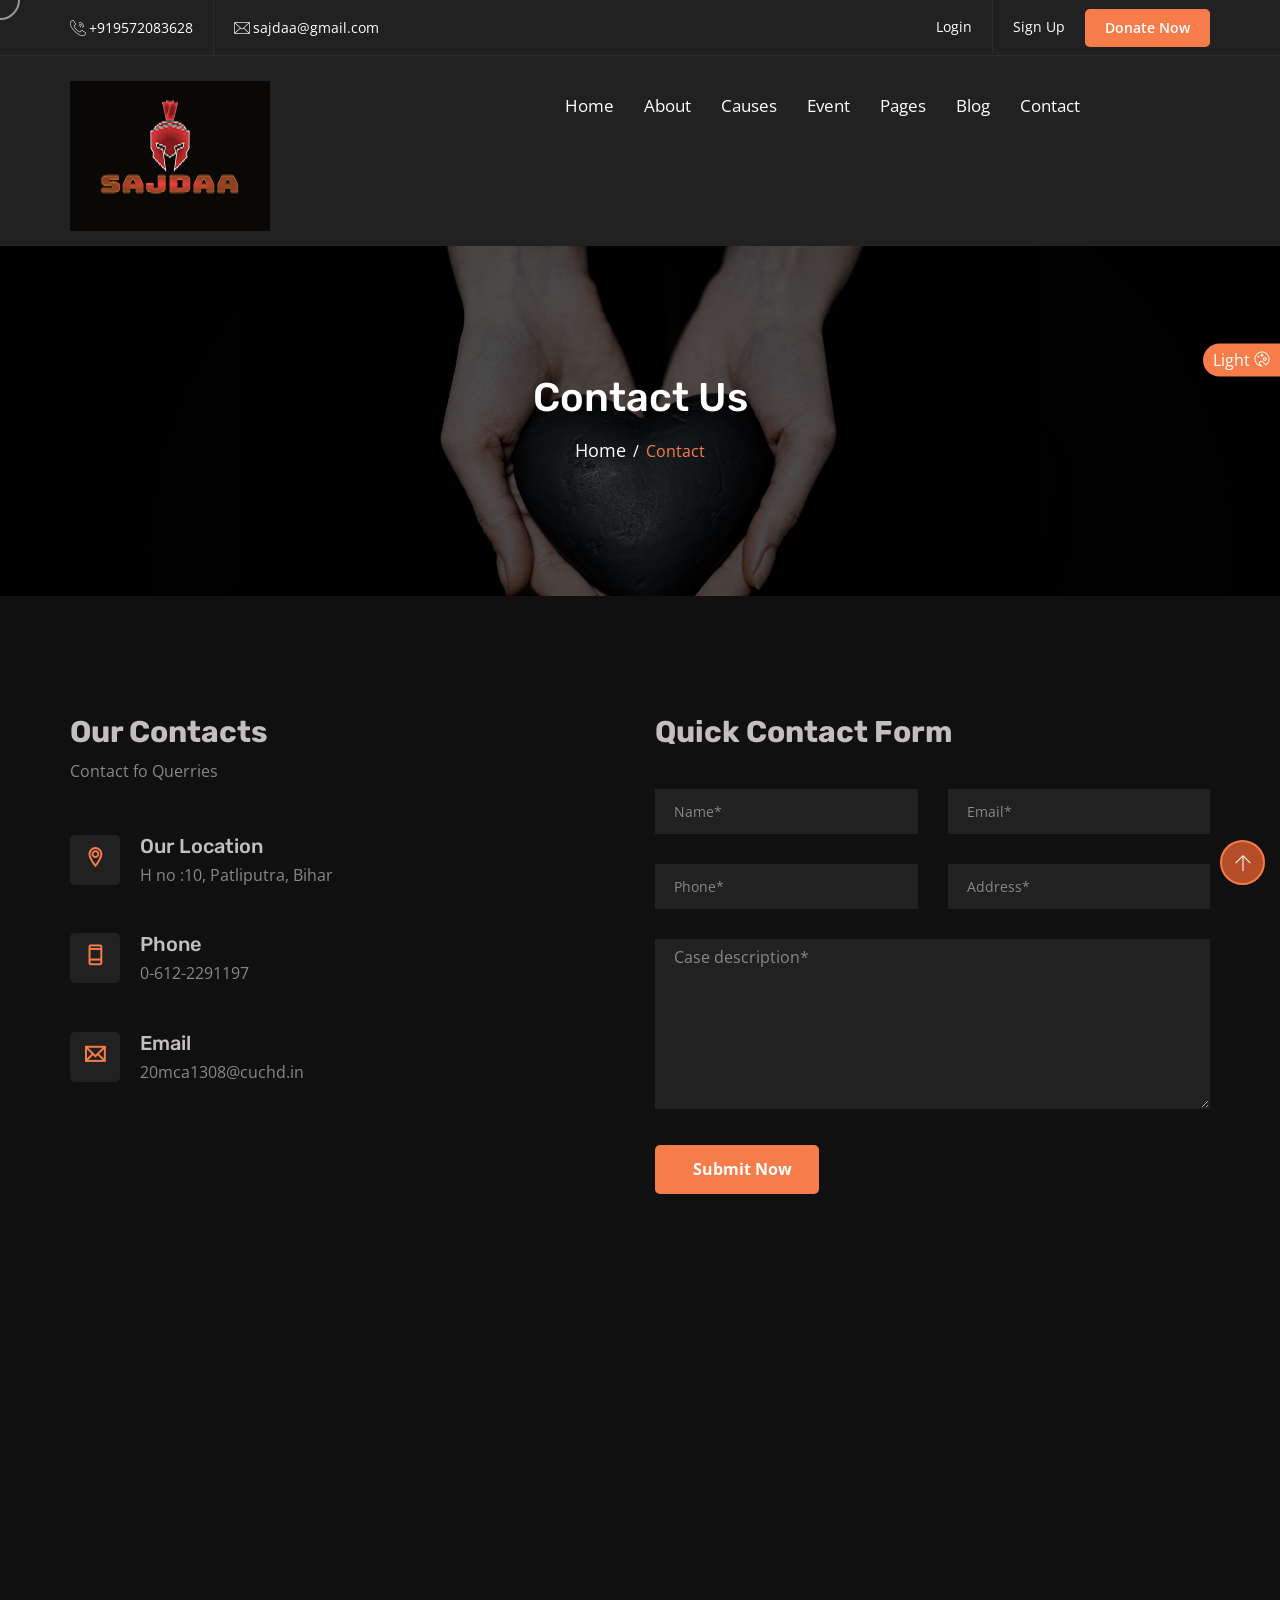
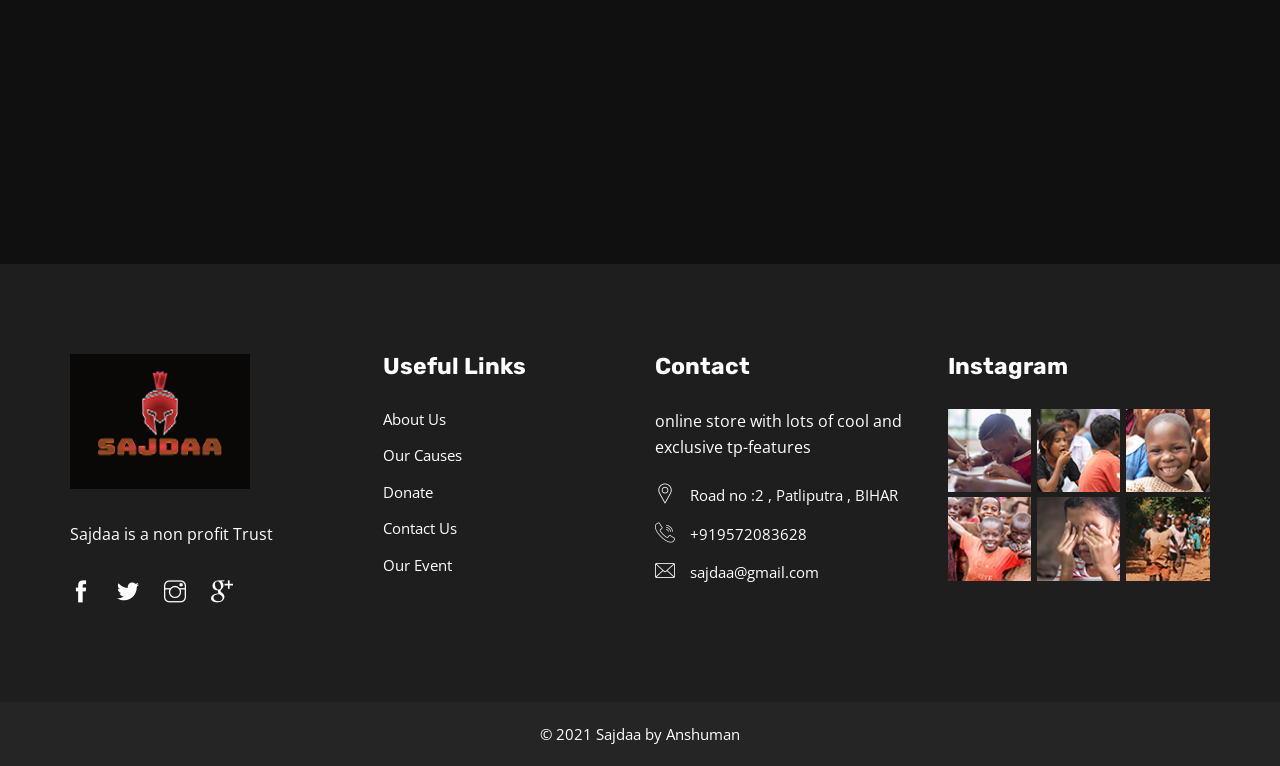
<file: themes/tf/html/Sajdaa/contact.html>
<!DOCTYPE html>
<html lang="en">

<head>
    <meta charset="utf-8">
    <meta http-equiv="X-UA-Compatible" content="IE=edge">
    <meta name="viewport" content="width=device-width, initial-scale=1">
    <meta name="author" content="wpoceans">
    <title>Sajdaa - Charity Nonprofit Trust</title>
    <link href="assets/css/themify-icons.css" rel="stylesheet">
    <link href="assets/css/font-awesome.min.css" rel="stylesheet">
    <link href="assets/css/flaticon.css" rel="stylesheet">
    <link href="assets/css/bootstrap.min.css" rel="stylesheet">
    <link href="assets/css/animate.css" rel="stylesheet">
    <link href="assets/css/owl.carousel.css" rel="stylesheet">
    <link href="assets/css/owl.theme.css" rel="stylesheet">
    <link href="assets/css/slick.css" rel="stylesheet">
    <link href="assets/css/slick-theme.css" rel="stylesheet">
    <link href="assets/css/swiper.min.css" rel="stylesheet">
    <link href="assets/css/owl.transitions.css" rel="stylesheet">
    <link href="assets/css/jquery.fancybox.css" rel="stylesheet">
    <link href="assets/css/odometer-theme-default.css" rel="stylesheet">
    <link href="assets/css/nice-select.css" rel="stylesheet">
    <link href="assets/css/style.css" rel="stylesheet">
    <link href="assets/css/light.css" rel="stylesheet">
    <!-- HTML5 shim and Respond.js for IE8 support of HTML5 elements and media queries -->
    <!--[if lt IE 9]>
    <script src="https://oss.maxcdn.com/html5shiv/3.7.3/html5shiv.min.js"></script>
    <script src="https://oss.maxcdn.com/respond/1.4.2/respond.min.js"></script>
    <![endif]-->
</head>

<body>
    <!-- start page-wrapper -->
    <div class="page-wrapper">
        <!-- start preloader -->
        <div class="preloader">
            <div class="sk-folding-cube">
                <div class="sk-cube1 sk-cube"></div>
                <div class="sk-cube2 sk-cube"></div>
                <div class="sk-cube4 sk-cube"></div>
                <div class="sk-cube3 sk-cube"></div>
            </div>
        </div>
        <!-- end preloader -->
        <!-- Start header -->
        <header id="header" class="tp-site-header tp-header-style-3">
            <div class="topbar">
                <div class="container">
                    <div class="row">
                        <div class="col col-md-6 col-sm-7 col-12">
                            <div class="contact-intro">
                                <ul>
                                    <li><i class="fi flaticon-call"></i>+919572083628</li>
                                    <li><i class="fi flaticon-envelope"></i>sajdaa@gmail.com</li>
                                </ul>
                            </div>
                        </div>
                        <div class="col col-md-6 col-sm-5 col-12">
                            <div class="contact-info">
                                <ul>
                                    <li><a href="login.html">Login</a></li>
                                    <li><a href="register.html">Sign Up</a></li>
                                    <li><a class="theme-btn" href="donate.html">Donate Now</a></li>
                                </ul>
                            </div>
                        </div>
                    </div>
                </div>
            </div> <!-- end topbar -->
            <nav class="navigation navbar navbar-default">
                <div class="container">
                    <div class="navbar-header">
                        <button type="button" class="open-btn">
                            <span class="sr-only">Toggle navigation</span>
                            <span class="icon-bar"></span>
                            <span class="icon-bar"></span>
                            <span class="icon-bar"></span>
                        </button>
                        <a class="navbar-brand" href="index.html"><img src="assets/images/logo3.png" alt="logo"></a>
                    </div>
                    <div id="navbar" class="navbar-collapse collapse navbar-right navigation-holder">
                        <button class="close-navbar"><i class="ti-close"></i></button>
                        <ul class="nav navbar-nav">
                            <li class="menu-item-has-children">
                                <a href="#">Home</a>
                                <ul class="sub-menu">
                                    <li><a href="index.html">Sajdaa</a></li>
                                </ul>
                            </li>
                            <li><a href="about.html">About</a></li>
                            <li class="menu-item-has-children">
                                <a href="#">Causes</a>
                                <ul class="sub-menu">
                                    <li><a href="causes.html">Causes</a></li>
                                    
                                </ul>
                            </li>
                            <li class="menu-item-has-children">
                                <a href="#">Event</a>
                                <ul class="sub-menu">
                                    <li><a href="event.html">Event</a></li>
                                    
                                </ul>
                            </li>
                            <li class="menu-item-has-children">
                                <a href="#">Pages</a>
                                <ul class="sub-menu">
                                    <li><a href="about.html">About</a></li>
                                    <li><a href="donate.html">Donate</a></li>
                                    <li><a href="volunteer.html">Volunteer</a></li>
                                    <li><a href="error.html">404 Page</a></li>
                                </ul>
                            </li>
                            <li class="menu-item-has-children">
                                <a href="#">Blog</a>
                                <ul class="sub-menu">
                                    <li><a href="blog.html">WORKS</a></li>
                                    <li class="menu-item-has-children">
                                        <a href="#">Blog details</a>
                                        <ul class="sub-menu">
                                            <li><a href="blog.html">Full Blog</a></li>
                                            
                                        </ul>
                                    </li>
                                </ul>
                            </li>
                            <li><a href="contact.html">Contact</a></li>
                        </ul>
                    </div><!-- end of nav-collapse -->
                    <!-- end of container -->
            </nav>
        </header>
        <!-- end of header -->
        <!-- .tp-breadcumb-area start -->
        <div class="tp-breadcumb-area">
            <div class="container">
                <div class="row">
                    <div class="col-12">
                        <div class="tp-breadcumb-wrap">
                            <h2>Contact Us</h2>
                            <ul>
                                <li><a href="index.html">Home</a></li>
                                <li><span>Contact</span></li>
                            </ul>
                        </div>
                    </div>
                </div>
            </div>
        </div>
        <!-- .tp-breadcumb-area end -->
        <!-- start contact-pg-contact-section -->
        <section class="contact-pg-contact-section section-padding">
            <div class="container">
                <div class="row">
                    <div class="col col-md-6">
                        <div class="section-title-s3 section-title-s5">
                            <h2>Our Contacts</h2>
                        </div>
                        <div class="contact-details">
                            <p>Contact fo Querries </p>
                            <ul>
                                <li>
                                    <div class="icon">
                                        <i class="ti-location-pin"></i>
                                    </div>
                                    <h5>Our Location</h5>
                                    <p>H no :10, Patliputra, Bihar</p>
                                </li>
                                <li>
                                    <div class="icon">
                                        <i class="ti-mobile"></i>
                                    </div>
                                    <h5>Phone</h5>
                                    <p>0-612-2291197</p>
                                </li>
                                <li>
                                    <div class="icon">
                                        <i class="ti-email"></i>
                                    </div>
                                    <h5>Email</h5>
                                    <p>20mca1308@cuchd.in</p>
                                </li>
                            </ul>
                        </div>
                    </div>
                    <div class="col col-md-6">
                        <div class="contact-form-area">
                            <div class="section-title-s3 section-title-s5">
                                <h2>Quick Contact Form</h2>
                            </div>
                            <div class="contact-form">
                                <form method="post" class="contact-validation-active" id="contact-form">
                                    <div>
                                        <input type="text" class="form-control"  name="name" id="name" placeholder="Name*">
                                    </div>
                                    <div>
                                        <input type="email" class="form-control" name="email" id="email" placeholder="Email*">
                                    </div>
                                    <div>
                                        <input type="text" class="form-control" name="phone" id="phone" placeholder="Phone*">
                                    </div>
                                    <div>
                                        <input type="text" class="form-control"  name="address" id="address" placeholder="Address*">
                                    </div>
                                    <div class="comment-area">
                                        <textarea  name="note"  id="note" placeholder="Case description*"></textarea>
                                    </div>
                                    <div class="submit-area">
                                        <button type="submit" class="theme-btn">Submit Now</button>
                                        <div id="loader">
                                            <i class="ti-reload"></i>
                                        </div>
                                    </div>
                                    <div class="clearfix error-handling-messages">
                                        <div id="success">Thank you</div>
                                        <div id="error"> Error occurred while sending email. Please try again later. </div>
                                    </div>
                                </form>
                            </div>
                        </div>
                    </div>                    
                </div>

                <div class="row">
                    <div class="col col-xs-12">
                        <div class="contact-map">
                            <iframe src="https://www.google.com/maps/embed?pb=!1m18!1m12!1m3!1d7194.781091100311!2d85.1013456213786!3d25.625160558402055!2m3!1f0!2f0!3f0!3m2!1i1024!2i768!4f13.1!3m3!1m2!1s0x39ed582a6db6fac9%3A0x162b2f9252e00404!2sNew%20Patliputra%20Colony%2C%20Patliputra%20Colony%2C%20Patna%2C%20Bihar%20800013!5e0!3m2!1sen!2sin!4v1626756008759!5m2!1sen!2sin" width="600" height="400" style="border:0;" allowfullscreen="" loading="lazy"></iframe>
                        </div>                        
                    </div>
                </div>
            </div> <!-- end container -->
        </section>
        <!-- end contact-pg-contact-section -->
        <!-- news-letter-section start-->
        <!-- end container -->
        <!-- news-letter-section end-->
        <div class="tp-ne-footer">
            <!-- start tp-site-footer -->
            <footer class="tp-site-footer">
                <div class="tp-upper-footer">
                    <div class="container">
                        <div class="row">
                            <div class="col col-lg-3 col-md-3 col-sm-6">
                                <div class="widget about-widget">
                                    <div class="logo widget-title">
                                        <img class="ft-logo-1" src="assets/images/logo3.png" alt="blog">
                                </div>
                                    <p>Sajdaa is a non profit Trust </p>
                                    <ul>
                                        <li>
                                            <div class="parallax-wrap">
                                                <div class="parallax-element">
                                                    <a href="https://www.facebook.com/anshuman.kumar.102">
                                                        <i class="ti-facebook"></i>
                                                    </a>
                                                </div>
                                            </div>
                                        </li>
                                        <li>
                                            <div class="parallax-wrap">
                                                <div class="parallax-element">
                                                    <a href="https://twitter.com/Anshuma30947154?s=08">
                                                        <i class="ti-twitter-alt"></i>
                                                    </a>
                                                </div>
                                            </div>
                                        </li>
                                        <li>
                                            <div class="parallax-wrap">
                                                <div class="parallax-element">
                                                    <a href="https://instagram.com/pranyasdevelopmentfoundation?utm_medium=copy_link">
                                                        <i class="ti-instagram"></i>
                                                    </a>
                                                </div>
                                            </div>
                                        </li>
                                        <li>
                                            <div class="parallax-wrap">
                                                <div class="parallax-element">
                                                    <a href="https://yourstory.com/socialstory/2020/06/pandemic-heroes-pranyas-volunteers-labourers-coronavirus/amp">
                                                        <i class="ti-google"></i>
                                                    </a>
                                                </div>
                                            </div>
                                        </li>
                                    </ul>
                                </div>
                            </div>
                            <div class="col col-lg-2 col-md-3 col-sm-6">
                                <div class="widget link-widget">
                                    <div class="widget-title">
                                        <h3>Useful Links</h3>
                                    </div>
                                    <ul>
                                        <li><a href="about.html">About Us</a></li>
                                        <li><a href="causes.html">Our Causes</a></li>
                                        <li><a href="donate.html">Donate</a></li>
                                        <li><a href="contact.html">Contact Us</a></li>
                                        <li><a href="event.html">Our Event</a></li>
                                    </ul>
                                </div>
                            </div>
                            <div class="col col-lg-3 col-lg-offset-1 col-md-3 col-sm-6">
                                <div class="widget market-widget tp-service-link-widget">
                                    <div class="widget-title">
                                        <h3>Contact </h3>
                                    </div>
                                    <p>online store with lots of cool and exclusive tp-features</p>
                                    <div class="contact-ft">
                                        <ul>
                                            <li><i class="fi flaticon-pin"></i>Road no :2 , Patliputra , BIHAR</li>
                                            <li><i class="fi flaticon-call"></i>+919572083628</li>
                                            <li><i class="fi flaticon-envelope"></i>sajdaa@gmail.com</li>
                                        </ul>
                                    </div>
                                </div>
                            </div>
                            <div class="col col-lg-3 col-md-3 col-sm-6">
                                <div class="widget instagram">
                                    <div class="widget-title">
                                         <h3>Instagram</h3>
                                    </div>
                                    <ul class="d-flex">
                                        <li><a href="#"><img src="assets/images/instragram/1.jpg" alt=""></a></li>
                                        <li><a href="#"><img src="assets/images/instragram/2.jpg" alt=""></a></li>
                                        <li><a href="#"><img src="assets/images/instragram/3.jpg" alt=""></a></li>
                                        <li><a href="#"><img src="assets/images/instragram/4.jpg" alt=""></a></li>
                                        <li><a href="#"><img src="assets/images/instragram/5.jpg" alt=""></a></li>
                                        <li><a href="#"><img src="assets/images/instragram/6.jpg" alt=""></a></li>
                                    </ul>
                                </div>
                            </div>
                        </div>
                    </div> <!-- end container -->
                </div>
                <div class="tp-lower-footer">
                    <div class="container">
                        <div class="row">
                            <div class="col col-xs-12">
                                <p class="copyright">&copy; 2021 Sajdaa by Anshuman</p>
                            </div>
                        </div>
                    </div>
                </div>
            </footer>
            <!-- end tp-site-footer -->
        </div>
    </div>
    <!-- end of page-wrapper -->
    <!-- theme-change-btn -->
    <div class="theme-change-btn">
         <button id="change-theme-btn">
            <span class="cng-btn-1">Light <i class="ti-palette"></i></span>
            <span class="cng-btn-2">Dark  <i class="ti-palette"></i></span>
        </button>
    </div>
    <div id="magic-cursor">
        <div id="ball">
            <div id="ball-drag-x"></div>
            <div id="ball-drag-y"></div>
            <div id="ball-loader"></div>
        </div>
    </div>
    <!-- All JavaScript files
    ================================================== -->
    <script src="assets/js/jquery.min.js"></script>
    <script src="assets/js/bootstrap.min.js"></script>
    <!-- Plugins for this template -->
    <script src="assets/js/jquery-plugin-collection.js"></script>
    <script src="assets/js/gsap.min.js"></script>
    <!-- Custom script for this template -->
    <script src="assets/js/script.js"></script>
</body>



</html>
</file>
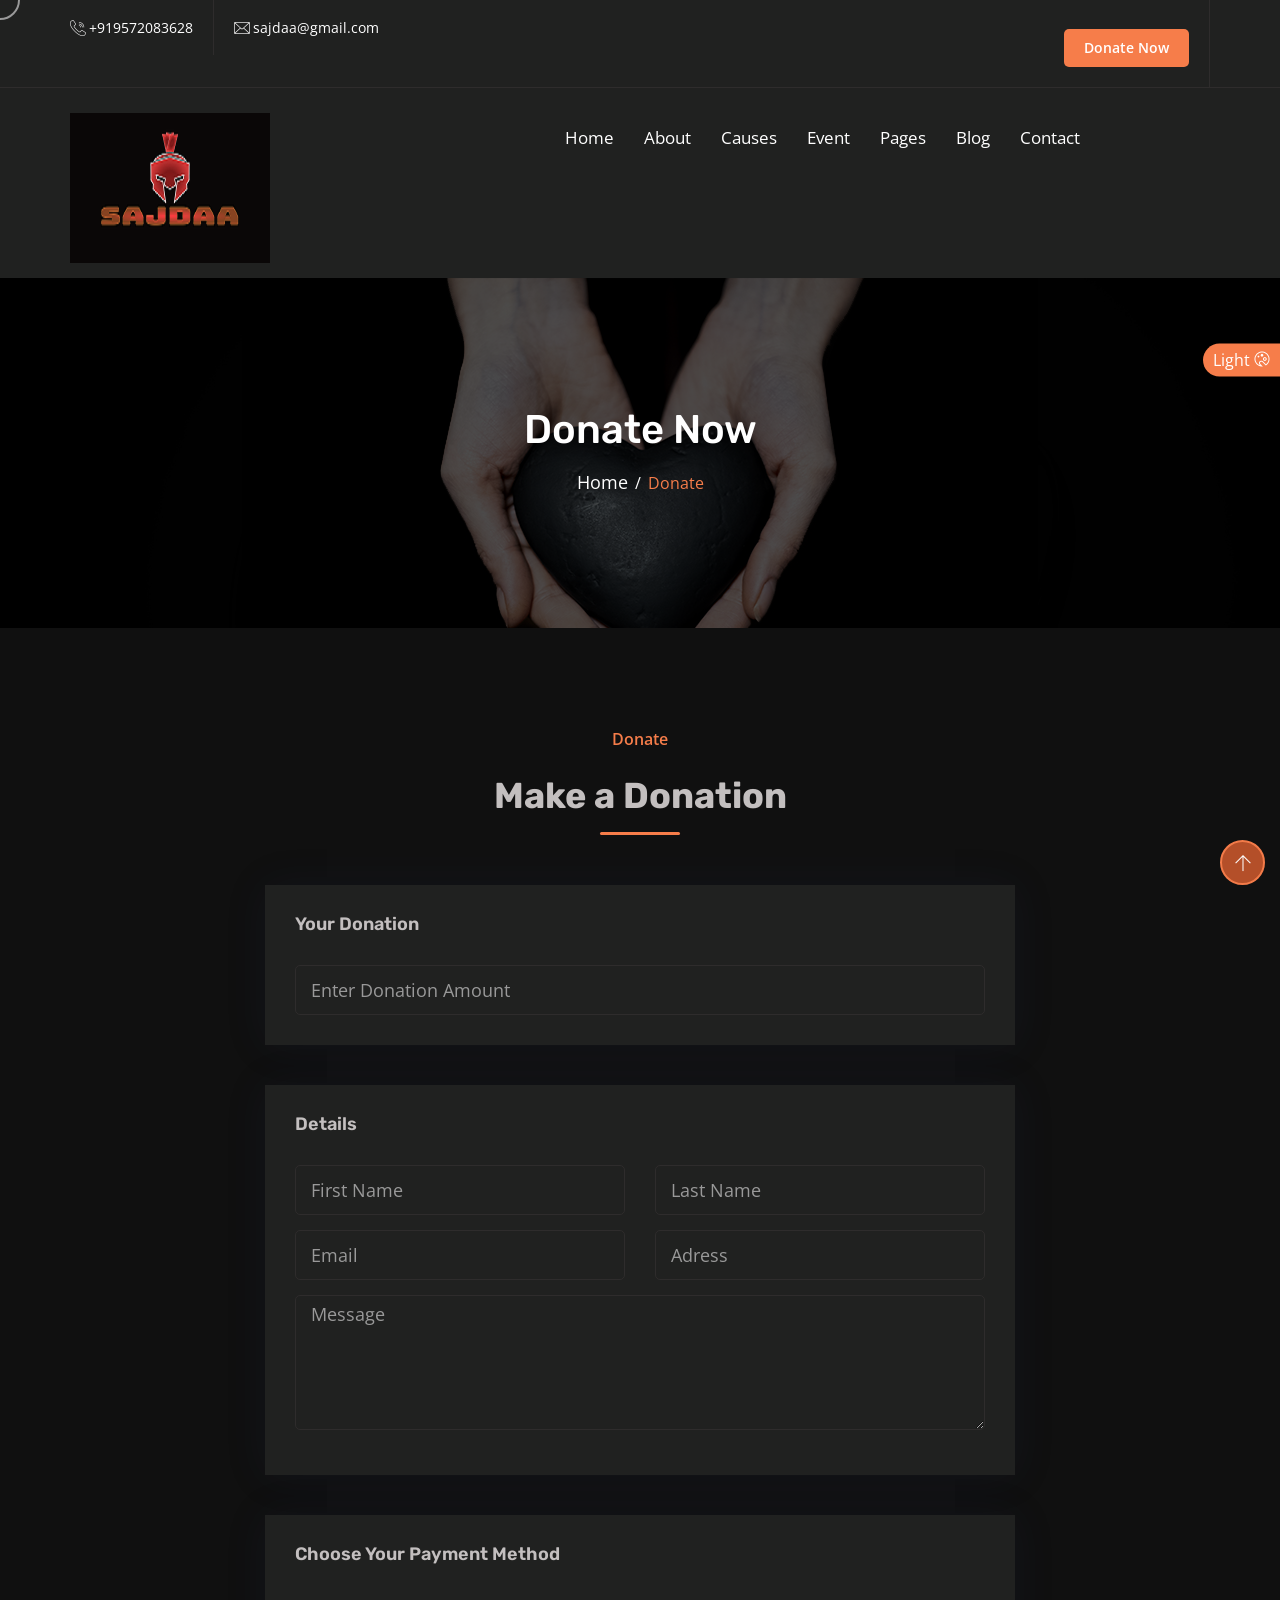
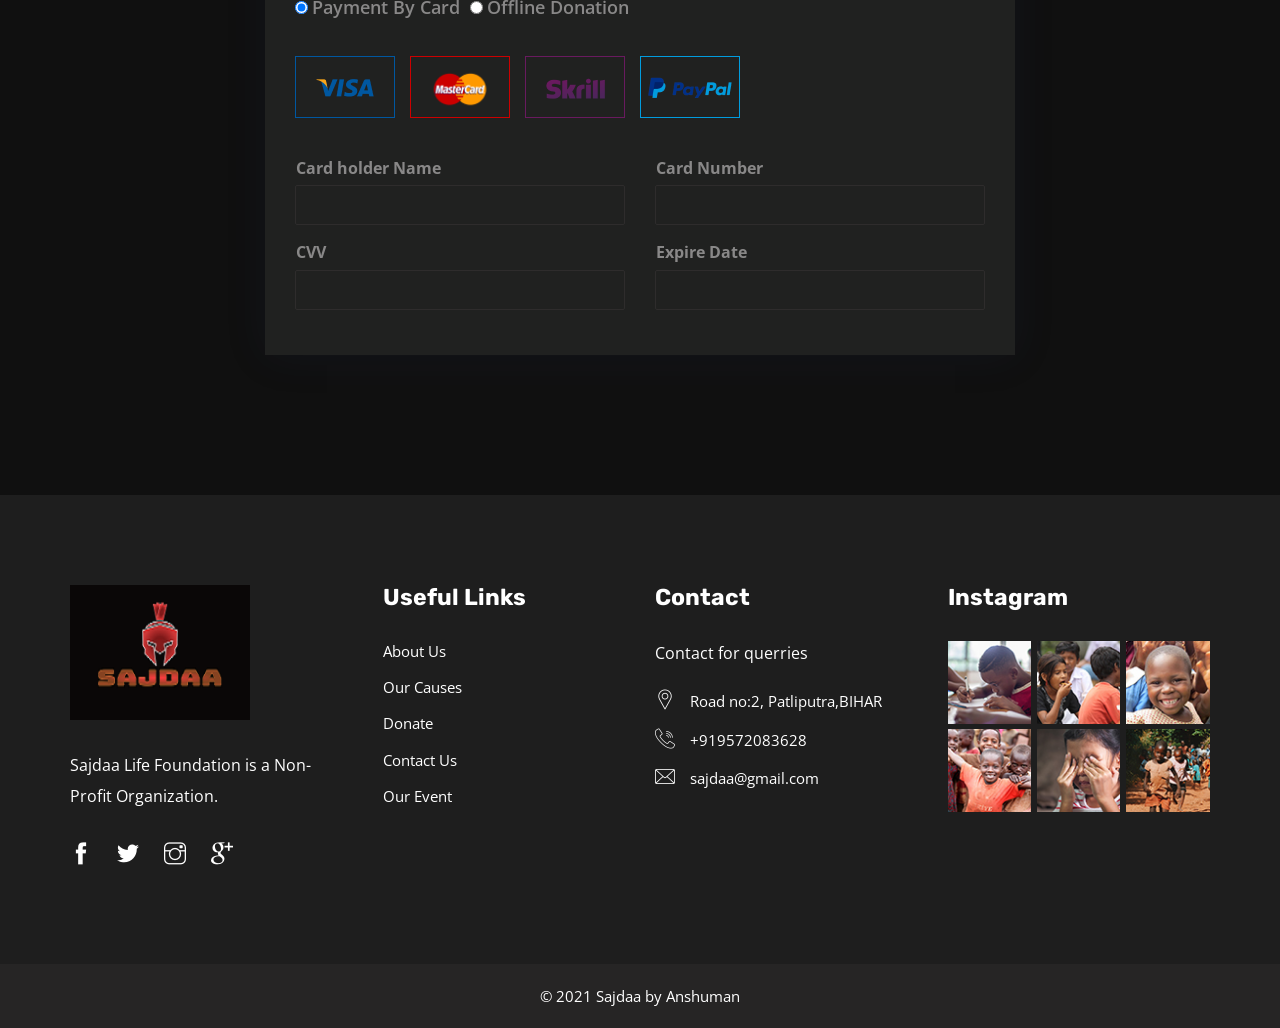
<file: themes/tf/html/Sajdaa/donate.html>
<!DOCTYPE html>
<html lang="en">



<head>
    <meta charset="utf-8">
    <meta http-equiv="X-UA-Compatible" content="IE=edge">
    <meta name="viewport" content="width=device-width, initial-scale=1">
    <meta name="author" content="wpoceans">
    <title>Sajdaa- Nonprofit Trust</title>
    <link href="assets/css/themify-icons.css" rel="stylesheet">
    <link href="assets/css/font-awesome.min.css" rel="stylesheet">
    <link href="assets/css/flaticon.css" rel="stylesheet">
    <link href="assets/css/bootstrap.min.css" rel="stylesheet">
    <link href="assets/css/animate.css" rel="stylesheet">
    <link href="assets/css/owl.carousel.css" rel="stylesheet">
    <link href="assets/css/owl.theme.css" rel="stylesheet">
    <link href="assets/css/slick.css" rel="stylesheet">
    <link href="assets/css/slick-theme.css" rel="stylesheet">
    <link href="assets/css/swiper.min.css" rel="stylesheet">
    <link href="assets/css/owl.transitions.css" rel="stylesheet">
    <link href="assets/css/jquery.fancybox.css" rel="stylesheet">
    <link href="assets/css/odometer-theme-default.css" rel="stylesheet">
    <link href="assets/css/nice-select.css" rel="stylesheet">
    <link href="assets/css/style.css" rel="stylesheet">
    <link href="assets/css/light.css" rel="stylesheet">
    <!-- HTML5 shim and Respond.js for IE8 support of HTML5 elements and media queries -->
    <!--[if lt IE 9]>
    <script src="https://oss.maxcdn.com/html5shiv/3.7.3/html5shiv.min.js"></script>
    <script src="https://oss.maxcdn.com/respond/1.4.2/respond.min.js"></script>
    <![endif]-->
</head>

<body>
    <!-- start page-wrapper -->
    <div class="page-wrapper">
        <!-- start preloader -->
        <div class="preloader">
            <div class="sk-folding-cube">
                <div class="sk-cube1 sk-cube"></div>
                <div class="sk-cube2 sk-cube"></div>
                <div class="sk-cube4 sk-cube"></div>
                <div class="sk-cube3 sk-cube"></div>
            </div>
        </div>
        <!-- end preloader -->
        <!-- Start header -->
        <header id="header" class="tp-site-header tp-header-style-3">
            <div class="topbar">
                <div class="container">
                    <div class="row">
                        <div class="col col-md-6 col-sm-7 col-12">
                            <div class="contact-intro">
                                <ul>
                                    <li><i class="fi flaticon-call"></i>+919572083628</li>
                                    <li><i class="fi flaticon-envelope"></i>sajdaa@gmail.com</li>
                                </ul>
                            </div>
                        </div>
                        <div class="col col-md-6 col-sm-5 col-12">
                            <div class="contact-info">
                                <ul>
                                <li><a class="theme-btn" href="donate.html">Donate Now</a></li>
                                </ul>
                            </div>
                        </div>
                    </div>
                </div>
            </div> <!-- end topbar -->
            <nav class="navigation navbar navbar-default">
                <div class="container">
                    <div class="navbar-header">
                        <button type="button" class="open-btn">
                            <span class="sr-only">Toggle navigation</span>
                            <span class="icon-bar"></span>
                            <span class="icon-bar"></span>
                            <span class="icon-bar"></span>
                        </button>
                        <a class="navbar-brand" href="index.html"><img src="assets/images/logo3.png" alt="logo"></a>
                    </div>
                    <div id="navbar" class="navbar-collapse collapse navbar-right navigation-holder">
                        <button class="close-navbar"><i class="ti-close"></i></button>
                        <ul class="nav navbar-nav">
                            <li class="menu-item-has-children">
                                <a href="#">Home</a>
                                <ul class="sub-menu">
                                    <li><a href="index.html">SAJDAA</a></li>
                                  </ul>
                            </li>
                            <li><a href="about.html">About</a></li>
                            <li class="menu-item-has-children">
                                <a href="#">Causes</a>
                                <ul class="sub-menu">
                                    <li><a href="causes.html">Causes</a></li>
                                    </ul>
                            </li>
                            <li class="menu-item-has-children">
                                <a href="#">Event</a>
                                <ul class="sub-menu">
                                    <li><a href="event.html">Event</a></li>
                                 </ul>
                            </li>
                            <li class="menu-item-has-children">
                                <a href="#">Pages</a>
                                <ul class="sub-menu">
                                    <li><a href="about.html">About</a></li>
                                    <li><a href="donate.html">Donate</a></li>
                                    <li><a href="volunteer.html">Volunteer</a></li>
                                    <li><a href="error.html">404 Page</a></li>
                                </ul>
                            </li>
                            <li class="menu-item-has-children">
                                <a href="#">Blog</a>
                                <ul class="sub-menu">
                                    <li><a href="blog.html">Full Blog</a></li>
                                   
                                    <li class="menu-item-has-children">
                                        <a href="#">Blog details</a>
                                        <ul class="sub-menu">
                                            <li><a href="blog.html">Full Blog</a></li>
                                            
                                        </ul>
                                    </li>
                                </ul>
                            </li>
                            <li><a href="contact.html">Contact</a></li>
                        </ul>
                    </div><!-- end of nav-collapse -->
                    <!-- end of container -->
            </nav>
        </header>
        <!-- end of header -->
        <!-- .tp-breadcumb-area start -->
        <div class="tp-breadcumb-area">
            <div class="container">
                <div class="row">
                    <div class="col-12">
                        <div class="tp-breadcumb-wrap">
                            <h2>Donate Now</h2>
                            <ul>
                                <li><a href="index.html">Home</a></li>
                                <li><span>Donate</span></li>
                            </ul>
                        </div>
                    </div>
                </div>
            </div>
        </div>
        <!-- .tp-breadcumb-area end -->
        <!-- tp-event-area start -->
        <div class="tp-donation-page-area section-padding">
            <div class="container">
                <div class="row">
                    <div class="col-lg-8 col-lg-offset-2">
                        <div class="section-title text-center">
                            <div class="thumb-text">
                                <span>Donate</span>
                            </div>
                            <h2>Make a Donation</h2>
                        </div>
                        <div id="Donations" class="tab-pane">
                            <form action="#">
                                <div class="tp-donations-amount">
                                    <h2>Your Donation</h2>
                                    <input type="text" class="form-control" name="text" id="text" placeholder="Enter Donation Amount">
                                </div>
                                <div class="tp-donations-details">
                                    <h2>Details</h2>
                                    <div class="row">
                                        <div class="col-lg-6 col-md-6 col-sm-6 col-12 form-group">
                                            <input type="text" class="form-control" name="name" id="fname" placeholder="First Name">
                                        </div>
                                        <div class="col-lg-6 col-md-6 col-sm-6 col-12 form-group">
                                            <input type="text" class="form-control" name="name" id="name" placeholder="Last Name">
                                        </div>
                                        <div class="col-lg-6 col-md-6 col-sm-6 col-12 form-group clearfix">
                                            <input type="email" class="form-control" name="email" id="email" placeholder="Email">
                                        </div>
                                        <div class="col-lg-6 col-md-6 col-sm-6 col-12 form-group">
                                            <input type="text" class="form-control" name="Adress" id="Adress" placeholder="Adress">
                                        </div>
                                        <div class="col-lg-12 col-12 form-group">
                                            <textarea class="form-control" name="note" id="note" placeholder="Message"></textarea>
                                        </div>
                                    </div>
                                </div>
                                <div class="tp-doanation-payment">
                                    <h2>Choose Your Payment Method</h2>
                                    <div class="tp-payment-area">
                                        <div class="row">
                                            <div class="col-12">
                                                <div class="tp-payment-option" id="open4">
                                                    <div class="tp-payment-select">
                                                        <ul>
                                                            <li class="addToggle">
                                                                <input id="add" type="radio" checked="checked" name="payment" value="30">
                                                                <label for="add">Payment By Card</label>
                                                            </li>
                                                            <li class="removeToggle">
                                                                <input id="remove" type="radio" name="payment" value="30">
                                                                <label for="remove">Offline Donation</label>
                                                            </li>
                                                        </ul>
                                                    </div>
                                                    <div id="open5" class="payment-name">
                                                        <ul>
                                                            <li class="visa"><input id="1" type="radio" name="size" value="30">
                                                                <label for="1"><img src="assets/images/checkout/img-1.png" alt=""></label>
                                                            </li>
                                                            <li class="mas"><input id="2" type="radio" name="size" value="30">
                                                                <label for="2"><img src="assets/images/checkout/img-2.png" alt=""></label>
                                                            </li>
                                                            <li class="ski"><input id="3" type="radio" name="size" value="30">
                                                                <label for="3"><img src="assets/images/checkout/img-3.png" alt=""></label>
                                                            </li>
                                                            <li class="pay"><input id="4" type="radio" name="size" value="30">
                                                                <label for="4"><img src="assets/images/checkout/img-4.png" alt=""></label>
                                                            </li>
                                                        </ul>
                                                        <div class="contact-form form-style">
                                                            <div class="row">
                                                                <div class="col-lg-6 col-md-12 col-12">
                                                                    <label>Card holder Name</label>
                                                                    <input type="text" placeholder="" name="name">
                                                                </div>
                                                                <div class="col-lg-6 col-md-12 col-12">
                                                                    <label>Card Number</label>
                                                                    <input type="text" placeholder="" name="card">
                                                                </div>
                                                                <div class="col-lg-6 col-md-12 col-12">
                                                                    <label>CVV</label>
                                                                    <input type="text" placeholder="" name="CVV">
                                                                </div>
                                                                <div class="col-lg-6 col-md-12 col-12">
                                                                    <label>Expire Date</label>
                                                                    <input type="text" placeholder="" name="date">
                                                                </div>
                                                            </div>
                                                        </div>
                                                    </div>
                                                </div>
                                            </div>
                                        </div>
                                    </div>
                                </div>
                                <div class="razorpay-embed-btn" data-url="https://pages.razorpay.com/pl_HcEKaHG1DEdqnP/view" data-text="Donate Now" data-color="#528FF0" data-size="large">
                                    <script>
                                      (function(){
                                        var d=document; var x=!d.getElementById('razorpay-embed-btn-js')
                                        if(x){ var s=d.createElement('script'); s.defer=!0;s.id='razorpay-embed-btn-js';
                                        s.src='https://cdn.razorpay.com/static/embed_btn/bundle.js';d.body.appendChild(s);} else{var rzp=window['__rzp__'];
                                        rzp && rzp.init && rzp.init()}})();
                                    </script>
                                  </div>
                            </form>
                        </div>
                    </div>
                </div>
            </div>
        </div>
        <!-- tp-event-area end -->
        <!-- news-letter-section start-->
        <!-- news-letter-section end-->
        <div class="tp-ne-footer">
            <!-- start tp-site-footer -->
            <footer class="tp-site-footer">
                <div class="tp-upper-footer">
                    <div class="container">
                        <div class="row">
                            <div class="col col-lg-3 col-md-3 col-sm-6">
                                <div class="widget about-widget">
                                    <div class="logo widget-title">
                                        <img class="ft-logo3" src="assets/images/logo3.png" alt="blog">
                                    </div>
                                    <p>Sajdaa Life Foundation is a Non-Profit Organization.</p>
                                    <ul>
                                        <li>
                                            <div class="parallax-wrap">
                                                <div class="parallax-element">
                                                    <a href="#">
                                                        <i class="ti-facebook"></i>
                                                    </a>
                                                </div>
                                            </div>
                                        </li>
                                        <li>
                                            <div class="parallax-wrap">
                                                <div class="parallax-element">
                                                    <a href="#">
                                                        <i class="ti-twitter-alt"></i>
                                                    </a>
                                                </div>
                                            </div>
                                        </li>
                                        <li>
                                            <div class="parallax-wrap">
                                                <div class="parallax-element">
                                                    <a href="#">
                                                        <i class="ti-instagram"></i>
                                                    </a>
                                                </div>
                                            </div>
                                        </li>
                                        <li>
                                            <div class="parallax-wrap">
                                                <div class="parallax-element">
                                                    <a href="#">
                                                        <i class="ti-google"></i>
                                                    </a>
                                                </div>
                                            </div>
                                        </li>
                                    </ul>
                                </div>
                            </div>
                            <div class="col col-lg-2 col-md-3 col-sm-6">
                                <div class="widget link-widget">
                                    <div class="widget-title">
                                        <h3>Useful Links</h3>
                                    </div>
                                    <ul>
                                        <li><a href="about.html">About Us</a></li>
                                        <li><a href="causes.html">Our Causes</a></li>
                                        <li><a href="donate.html">Donate</a></li>
                                        <li><a href="contact.html">Contact Us</a></li>
                                        <li><a href="event.html">Our Event</a></li>
                                    </ul>
                                </div>
                            </div>
                            <div class="col col-lg-3 col-lg-offset-1 col-md-3 col-sm-6">
                                <div class="widget market-widget tp-service-link-widget">
                                    <div class="widget-title">
                                        <h3>Contact </h3>
                                    </div>
                                    <p>Contact for querries</p>
                                    <div class="contact-ft">
                                        <ul>
                                            <li><i class="fi flaticon-pin"></i>Road no:2, Patliputra,BIHAR</li>
                                            <li><i class="fi flaticon-call"></i>+919572083628</li>
                                            <li><i class="fi flaticon-envelope"></i>sajdaa@gmail.com</li>
                                        </ul>
                                    </div>
                                </div>
                            </div>
                            <div class="col col-lg-3 col-md-3 col-sm-6">
                                <div class="widget instagram">
                                    <div class="widget-title">
                                         <h3>Instagram</h3>
                                    </div>
                                    <ul class="d-flex">
                                        <li><a href="#"><img src="assets/images/instragram/1.jpg" alt=""></a></li>
                                        <li><a href="#"><img src="assets/images/instragram/2.jpg" alt=""></a></li>
                                        <li><a href="#"><img src="assets/images/instragram/3.jpg" alt=""></a></li>
                                        <li><a href="#"><img src="assets/images/instragram/4.jpg" alt=""></a></li>
                                        <li><a href="#"><img src="assets/images/instragram/5.jpg" alt=""></a></li>
                                        <li><a href="#"><img src="assets/images/instragram/6.jpg" alt=""></a></li>
                                    </ul>
                                </div>
                            </div>
                        </div>
                    </div> <!-- end container -->
                </div>
                <div class="tp-lower-footer">
                    <div class="container">
                        <div class="row">
                            <div class="col col-xs-12">
                                <p class="copyright">&copy; 2021 Sajdaa by Anshuman</p>
                            </div>
                        </div>
                    </div>
                </div>
            </footer>
            <!-- end tp-site-footer -->
        </div>
    </div>
    <!-- end of page-wrapper -->
    <!-- theme-change-btn -->
    <div class="theme-change-btn">
         <button id="change-theme-btn">
            <span class="cng-btn-1">Light <i class="ti-palette"></i></span>
            <span class="cng-btn-2">Dark  <i class="ti-palette"></i></span>
        </button>
    </div>
    <div id="magic-cursor">
        <div id="ball">
            <div id="ball-drag-x"></div>
            <div id="ball-drag-y"></div>
            <div id="ball-loader"></div>
        </div>
    </div>
    <!-- All JavaScript files
    ================================================== -->
    <script src="assets/js/jquery.min.js"></script>
    <script src="assets/js/bootstrap.min.js"></script>
    <!-- Plugins for this template -->
    <script src="assets/js/jquery-plugin-collection.js"></script>
    <script src="assets/js/gsap.min.js"></script>
    <!-- Custom script for this template -->
    <script src="assets/js/script.js"></script>
</body>


</html>
</file>
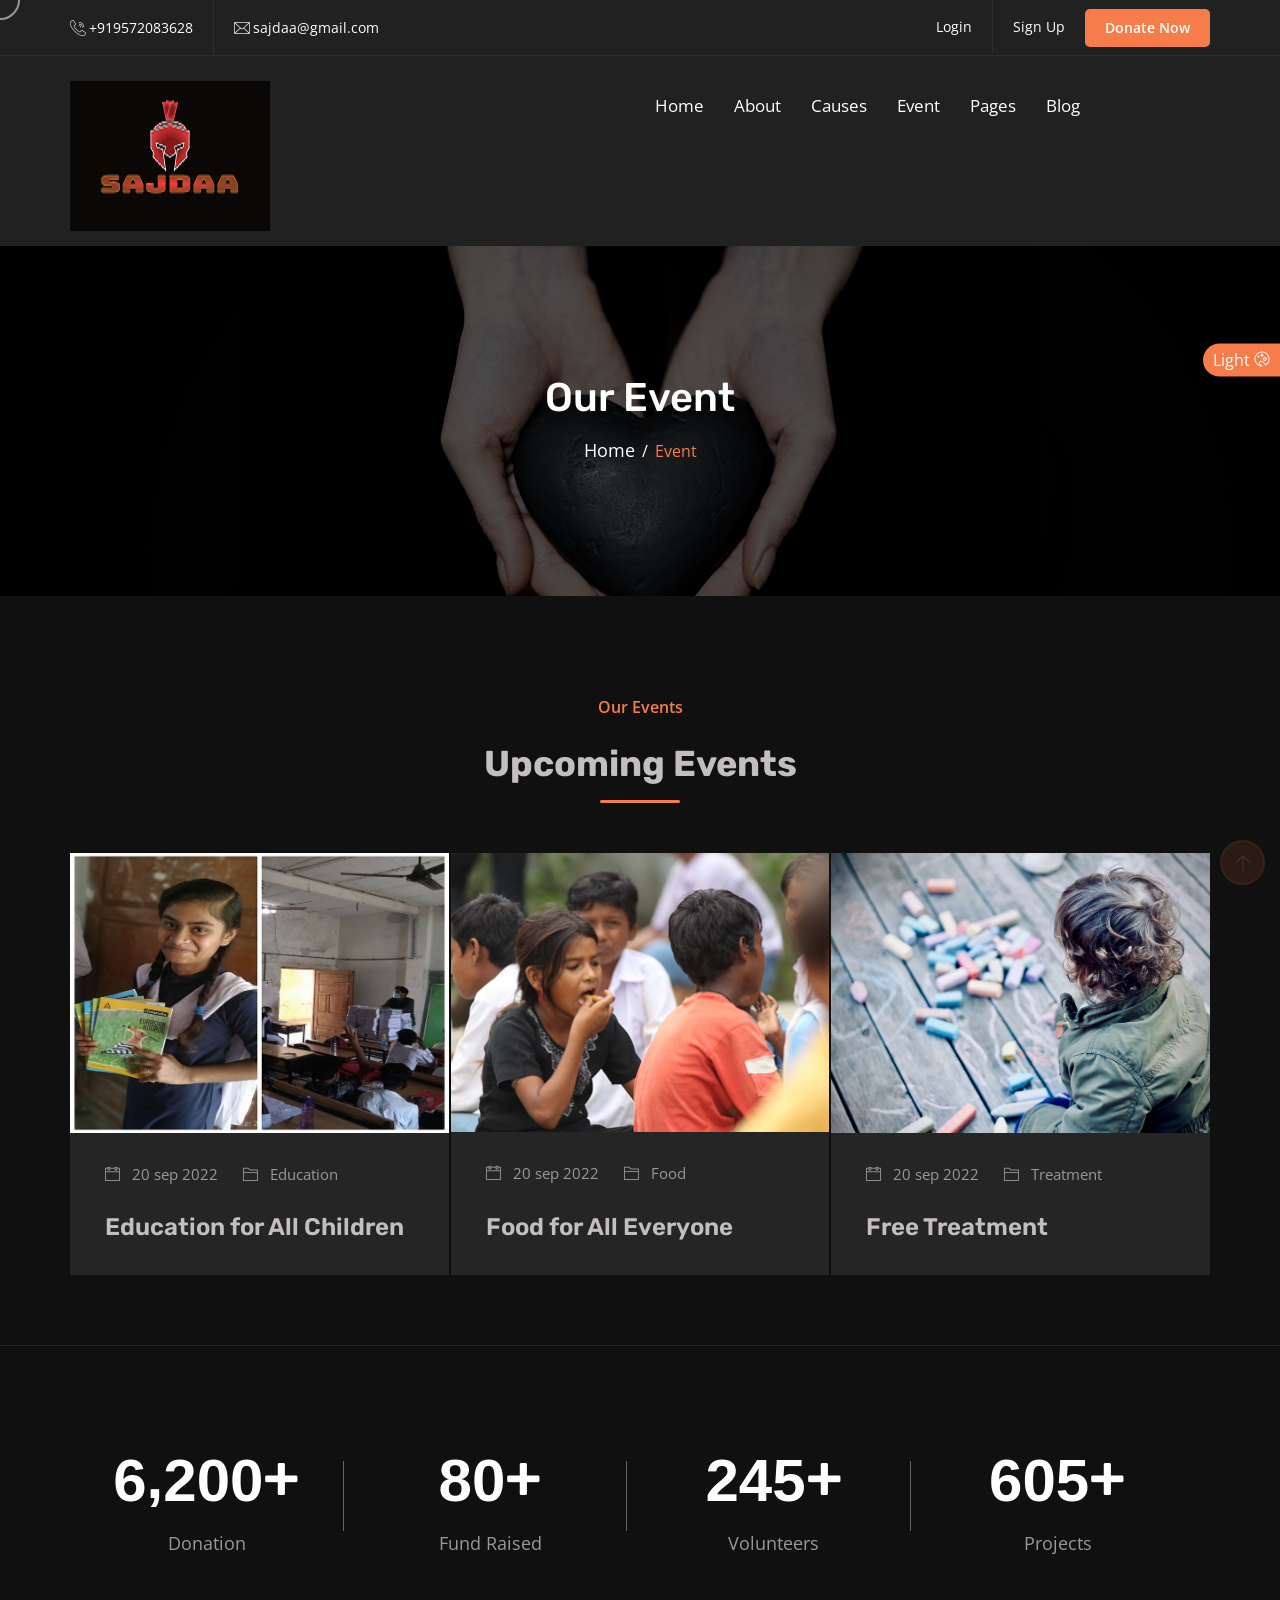
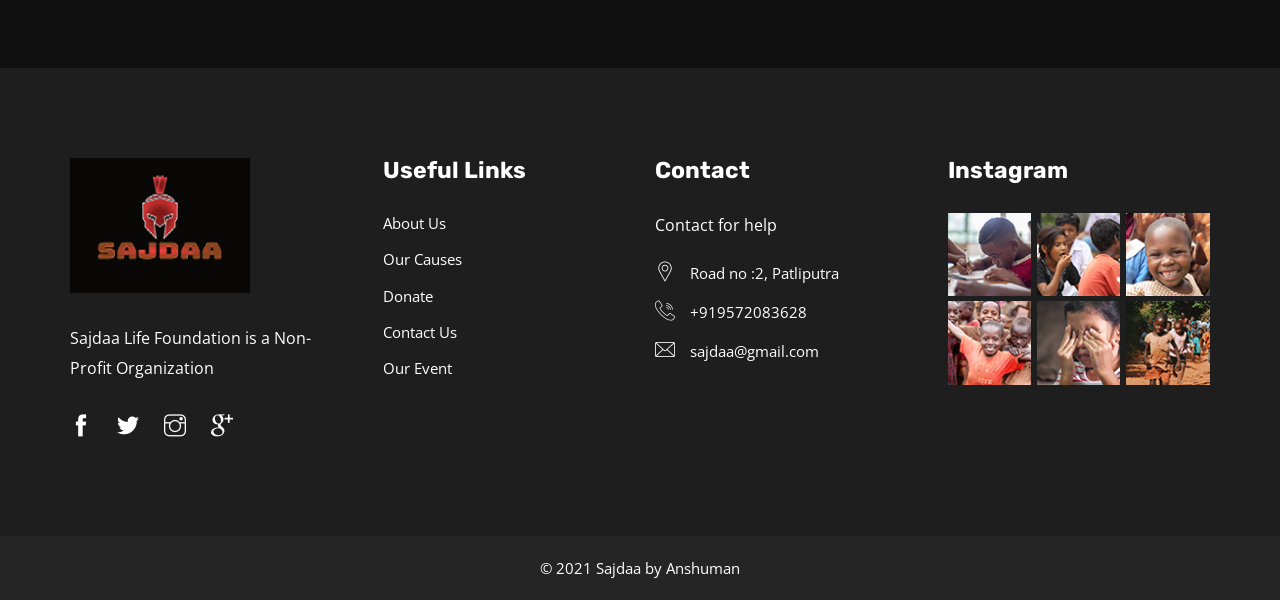
<file: themes/tf/html/Sajdaa/event.html>
<!DOCTYPE html>
<html lang="en">


<head>
    <meta charset="utf-8">
    <meta http-equiv="X-UA-Compatible" content="IE=edge">
    <meta name="viewport" content="width=device-width, initial-scale=1">
    <meta name="author" content="wpoceans">
    <title>Sajdaa-Non profit trust</title>
    <link href="assets/css/themify-icons.css" rel="stylesheet">
    <link href="assets/css/font-awesome.min.css" rel="stylesheet">
    <link href="assets/css/flaticon.css" rel="stylesheet">
    <link href="assets/css/bootstrap.min.css" rel="stylesheet">
    <link href="assets/css/animate.css" rel="stylesheet">
    <link href="assets/css/owl.carousel.css" rel="stylesheet">
    <link href="assets/css/owl.theme.css" rel="stylesheet">
    <link href="assets/css/slick.css" rel="stylesheet">
    <link href="assets/css/slick-theme.css" rel="stylesheet">
    <link href="assets/css/swiper.min.css" rel="stylesheet">
    <link href="assets/css/owl.transitions.css" rel="stylesheet">
    <link href="assets/css/jquery.fancybox.css" rel="stylesheet">
    <link href="assets/css/odometer-theme-default.css" rel="stylesheet">
    <link href="assets/css/nice-select.css" rel="stylesheet">
    <link href="assets/css/style.css" rel="stylesheet">
    <link href="assets/css/light.css" rel="stylesheet">
    <!-- HTML5 shim and Respond.js for IE8 support of HTML5 elements and media queries -->
    <!--[if lt IE 9]>
    <script src="https://oss.maxcdn.com/html5shiv/3.7.3/html5shiv.min.js"></script>
    <script src="https://oss.maxcdn.com/respond/1.4.2/respond.min.js"></script>
    <![endif]-->
</head>

<body>
    <!-- start page-wrapper -->
    <div class="page-wrapper">
        <!-- start preloader -->
        <div class="preloader">
            <div class="sk-folding-cube">
                <div class="sk-cube1 sk-cube"></div>
                <div class="sk-cube2 sk-cube"></div>
                <div class="sk-cube4 sk-cube"></div>
                <div class="sk-cube3 sk-cube"></div>
            </div>
        </div>
        <!-- end preloader -->
        <!-- Start header -->
        <header id="header" class="tp-site-header tp-header-style-3">
            <div class="topbar">
                <div class="container">
                    <div class="row">
                        <div class="col col-md-6 col-sm-7 col-12">
                            <div class="contact-intro">
                                <ul>
                                    <li><i class="fi flaticon-call"></i>+919572083628</li>
                                    <li><i class="fi flaticon-envelope"></i>sajdaa@gmail.com</li>
                                </ul>
                            </div>
                        </div>
                        <div class="col col-md-6 col-sm-5 col-12">
                            <div class="contact-info">
                                <ul>
                                    <li><a href="login.html">Login</a></li>
                                    <li><a href="register.html">Sign Up</a></li>
                                    <li><a class="theme-btn" href="donate.html">Donate Now</a></li>
                                </ul>
                            </div>
                        </div>
                    </div>
                </div>
            </div> <!-- end topbar -->
            <nav class="navigation navbar navbar-default">
                <div class="container">
                    <div class="navbar-header">
                        <button type="button" class="open-btn">
                            <span class="sr-only">Toggle navigation</span>
                            <span class="icon-bar"></span>
                            <span class="icon-bar"></span>
                            <span class="icon-bar"></span>
                        </button>
                        <a class="navbar-brand" href="index.html"><img src="assets/images/logo3.png" alt="logo"></a>
                    </div>
                    <div id="navbar" class="navbar-collapse collapse navbar-right navigation-holder">
                        <button class="close-navbar"><i class="ti-close"></i></button>
                        <ul class="nav navbar-nav">
                            <li class="menu-item-has-children">
                                <a href="#">Home</a>
                                <ul class="sub-menu">
                                    <li><a href="index.html">Sajdaa</a></li>
                                    
                                </ul>
                            </li>
                            <li><a href="about.html">About</a></li>
                            <li class="menu-item-has-children">
                                <a href="#">Causes</a>
                                <ul class="sub-menu">
                                    <li><a href="causes.html">Causes</a></li>
                                    
                                </ul>
                            </li>
                            <li class="menu-item-has-children">
                                <a href="#">Event</a>
                                <ul class="sub-menu">
                                    <li><a href="event.html">Event</a></li>
                                    <li><a href="event-single.html">Event Single</a></li>
                                </ul>
                            </li>
                            <li class="menu-item-has-children">
                                <a href="#">Pages</a>
                                <ul class="sub-menu">
                                    <li><a href="about.html">About</a></li>
                                    <li><a href="donate.html">Donate</a></li>
                                    <li><a href="volunteer.html">Volunteer</a></li>
                                    <li><a href="error.html">404 Page</a></li>
                                </ul>
                            </li>
                            <li class="menu-item-has-children">
                                <a href="#">Blog</a>
                                <ul class="sub-menu">
                                    <li><a href="blog.html">Blog right sidebar</a></li>
                                    <li><a href="blog-left.html">Blog left sidebar</a></li>
                                    <li><a href="blog-fulwidth.html">Blog fullwidth</a></li>
                                    <li class="menu-item-has-children">
                                        <a href="#">Blog details</a>
                                        <ul class="sub-menu">
                                            <li><a href="blog.html">Full Blog</a></li>
                                           
                                    </li>
                                </ul>
                            </li>
                            <li><a href="contact.html">Contact</a></li>
                        </ul>
                    </div><!-- end of nav-collapse -->
                 <!-- end of container -->
            </nav>
        </header>
        <!-- end of header -->
        <!-- .tp-breadcumb-area start -->
        <div class="tp-breadcumb-area">
            <div class="container">
                <div class="row">
                    <div class="col-12">
                        <div class="tp-breadcumb-wrap">
                            <h2>Our Event</h2>
                            <ul>
                                <li><a href="index.html">Home</a></li>
                                <li><span>Event</span></li>
                            </ul>
                        </div>
                    </div>
                </div>
            </div>
        </div>
        <!-- .tp-breadcumb-area end -->
        
        <!-- start event-section -->
        <section class="event-section section-padding">
            <div class="container">
                <div class="section-title text-center">
                    <span>Our Events</span>
                    <h2>Upcoming Events</h2>
                </div>
                <div class="row">
                    <div class="col col-xs-12">
                        <div class="event-grids clearfix">
                            <div class="grid">
                                <div class="img-holder">
                                    <img src="assets/images/event/img4.jpg" alt>
                                </div>
                                <div class="details">
                                    <ul class="entry-meta">
                                        <li><a href="#"><i class="ti-calendar"></i> 20 sep 2022</a></li>
                                        <li><a href="#"><i class="ti-folder"></i> Education</a></li>
                                    </ul>
                                    <h3><a href="event-single.html">Education for All Children</a></h3>
                                </div>
                            </div>
                            <div class="grid">
                                <div class="img-holder">
                                    <img src="assets/images/event/img-2.jpg" alt>
                                </div>
                                <div class="details">
                                    <ul class="entry-meta">
                                        <li><a href="#"><i class="ti-calendar"></i> 20 sep 2022</a></li>
                                        <li><a href="#"><i class="ti-folder"></i> Food</a></li>
                                    </ul>
                                    <h3><a href="event-single.html">Food for All Everyone</a></h3>
                                </div>
                            </div>
                            <div class="grid">
                                <div class="img-holder">
                                    <img src="assets/images/event/img-3.jpg" alt>
                                </div>
                                <div class="details">
                                    <ul class="entry-meta">
                                        <li><a href="#"><i class="ti-calendar"></i> 20 sep 2022</a></li>
                                        <li><a href="#"><i class="ti-folder"></i> Treatment</a></li>
                                    </ul>
                                    <h3><a href="event-single.html">Free Treatment</a></h3>
                                </div>
                            </div>
                        </div>
                    </div>
                </div>
            </div> <!-- end container -->
        </section>
        <!-- end event-section -->
        <!-- .tp-counter-area start -->
        <div class="tp-counter-area v2">
            <div class="container">
                <div class="row">
                    <div class="col-lg-12">
                        <div class="tp-counter-grids">
                            <div class="grid">
                                <div>
                                    <h2><span class="odometer" data-count="6200">00</span>+</h2>
                                </div>
                                <p>Donation</p>
                            </div>
                            <div class="grid">
                                <div>
                                    <h2><span class="odometer" data-count="80">00</span>+</h2>
                                </div>
                                <p>Fund Raised</p>
                            </div>
                            <div class="grid">
                                <div>
                                    <h2><span class="odometer" data-count="245">00</span>+</h2>
                                </div>
                                <p>Volunteers</p>
                            </div>
                            <div class="grid">
                                <div>
                                    <h2><span class="odometer" data-count="605">00</span>+</h2>
                                </div>
                                <p>Projects</p>
                            </div>
                        </div>
                    </div>
                </div>
            </div>
        </div>
        <!-- .tp-counter-area end -->
        <!-- news-letter-section start-->
        
        <!-- news-letter-section end-->
        <div class="tp-ne-footer">
            <!-- start tp-site-footer -->
            <footer class="tp-site-footer">
                <div class="tp-upper-footer">
                    <div class="container">
                        <div class="row">
                            <div class="col col-lg-3 col-md-3 col-sm-6">
                                <div class="widget about-widget">
                                    <div class="logo widget-title">
                                        <img class="ft-logo-1" src="assets/images/logo3.png" alt="blog">
                                    </div>
                                    <p>Sajdaa Life Foundation is a Non-Profit Organization </p>
                                    <ul>
                                        <li>
                                            <div class="parallax-wrap">
                                                <div class="parallax-element">
                                                    <a href="#">
                                                        <i class="ti-facebook"></i>
                                                    </a>
                                                </div>
                                            </div>
                                        </li>
                                        <li>
                                            <div class="parallax-wrap">
                                                <div class="parallax-element">
                                                    <a href="#">
                                                        <i class="ti-twitter-alt"></i>
                                                    </a>
                                                </div>
                                            </div>
                                        </li>
                                        <li>
                                            <div class="parallax-wrap">
                                                <div class="parallax-element">
                                                    <a href="#">
                                                        <i class="ti-instagram"></i>
                                                    </a>
                                                </div>
                                            </div>
                                        </li>
                                        <li>
                                            <div class="parallax-wrap">
                                                <div class="parallax-element">
                                                    <a href="#">
                                                        <i class="ti-google"></i>
                                                    </a>
                                                </div>
                                            </div>
                                        </li>
                                    </ul>
                                </div>
                            </div>
                            <div class="col col-lg-2 col-md-3 col-sm-6">
                                <div class="widget link-widget">
                                    <div class="widget-title">
                                        <h3>Useful Links</h3>
                                    </div>
                                    <ul>
                                        <li><a href="about.html">About Us</a></li>
                                        <li><a href="causes.html">Our Causes</a></li>
                                        <li><a href="donate.html">Donate</a></li>
                                        <li><a href="contact.html">Contact Us</a></li>
                                        <li><a href="event.html">Our Event</a></li>
                                    </ul>
                                </div>
                            </div>
                            <div class="col col-lg-3 col-lg-offset-1 col-md-3 col-sm-6">
                                <div class="widget market-widget tp-service-link-widget">
                                    <div class="widget-title">
                                        <h3>Contact </h3>
                                    </div>
                                    <p>Contact for help</p>
                                    <div class="contact-ft">
                                        <ul>
                                            <li><i class="fi flaticon-pin"></i>Road no :2, Patliputra</li>
                                            <li><i class="fi flaticon-call"></i>+919572083628</li>
                                            <li><i class="fi flaticon-envelope"></i>sajdaa@gmail.com</li>
                                        </ul>
                                    </div>
                                </div>
                            </div>
                            <div class="col col-lg-3 col-md-3 col-sm-6">
                                <div class="widget instagram">
                                    <div class="widget-title">
                                         <h3>Instagram</h3>
                                    </div>
                                    <ul class="d-flex">
                                        <li><a href="#"><img src="assets/images/instragram/1.jpg" alt=""></a></li>
                                        <li><a href="#"><img src="assets/images/instragram/2.jpg" alt=""></a></li>
                                        <li><a href="#"><img src="assets/images/instragram/3.jpg" alt=""></a></li>
                                        <li><a href="#"><img src="assets/images/instragram/4.jpg" alt=""></a></li>
                                        <li><a href="#"><img src="assets/images/instragram/5.jpg" alt=""></a></li>
                                        <li><a href="#"><img src="assets/images/instragram/6.jpg" alt=""></a></li>
                                    </ul>
                                </div>
                            </div>
                        </div>
                    </div> <!-- end container -->
                </div>
                <div class="tp-lower-footer">
                    <div class="container">
                        <div class="row">
                            <div class="col col-xs-12">
                                <p class="copyright">&copy; 2021 Sajdaa by Anshuman</p>
                            </div>
                        </div>
                    </div>
                </div>
            </footer>
            <!-- end tp-site-footer -->
        </div>
    </div>
    <!-- end of page-wrapper -->
    <!-- theme-change-btn -->
    <div class="theme-change-btn">
         <button id="change-theme-btn">
            <span class="cng-btn-1">Light <i class="ti-palette"></i></span>
            <span class="cng-btn-2">Dark  <i class="ti-palette"></i></span>
        </button>
    </div>
    <div id="magic-cursor">
        <div id="ball">
            <div id="ball-drag-x"></div>
            <div id="ball-drag-y"></div>
            <div id="ball-loader"></div>
        </div>
    </div>
    <!-- All JavaScript files
    ================================================== -->
    <script src="assets/js/jquery.min.js"></script>
    <script src="assets/js/bootstrap.min.js"></script>
    <!-- Plugins for this template -->
    <script src="assets/js/jquery-plugin-collection.js"></script>
    <script src="assets/js/gsap.min.js"></script>
    <!-- Custom script for this template -->
    <script src="assets/js/script.js"></script>
</body>


</html>
</file>
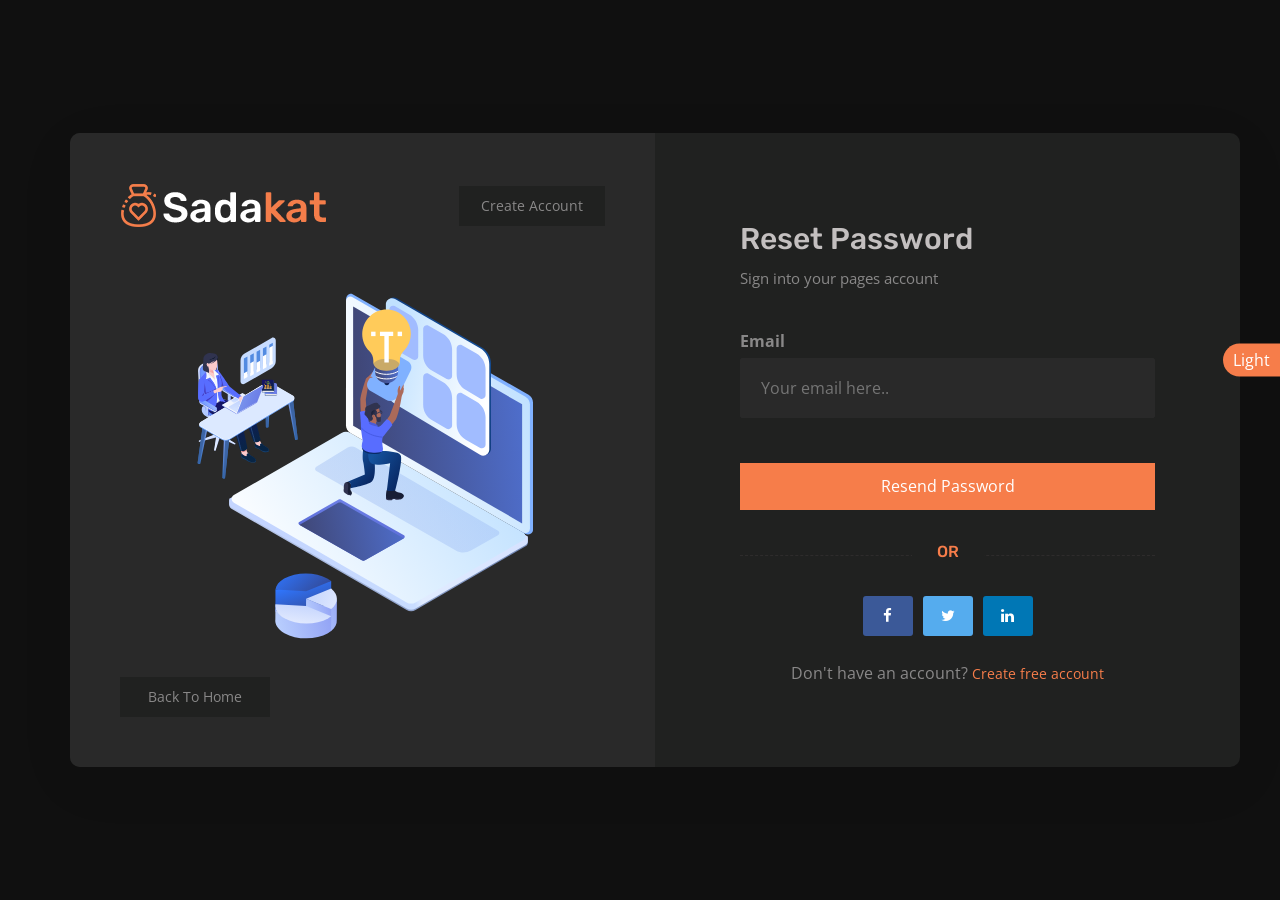
<file: themes/tf/html/Sajdaa/forgot.html>
<!DOCTYPE html>
<html lang="en">


<!-- Mirrored from themepresss.com/tf/html/sadakat-live/forgot.html by HTTrack Website Copier/3.x [XR&CO'2014], Sat, 17 Jul 2021 16:15:09 GMT -->
<head>
    <meta charset="utf-8">
    <meta http-equiv="X-UA-Compatible" content="IE=edge">
    <meta name="viewport" content="width=device-width, initial-scale=1">
    <meta name="author" content="wpoceans">
    <title>Sadakat - Charity Nonprofit HTML 5 Template</title>
    <link href="assets/css/themify-icons.css" rel="stylesheet">
    <link href="assets/css/font-awesome.min.css" rel="stylesheet">
    <link href="assets/css/flaticon.css" rel="stylesheet">
    <link href="assets/css/bootstrap.min.css" rel="stylesheet">
    <link href="assets/css/animate.css" rel="stylesheet">
    <link href="assets/css/owl.carousel.css" rel="stylesheet">
    <link href="assets/css/owl.theme.css" rel="stylesheet">
    <link href="assets/css/slick.css" rel="stylesheet">
    <link href="assets/css/slick-theme.css" rel="stylesheet">
    <link href="assets/css/swiper.min.css" rel="stylesheet">
    <link href="assets/css/owl.transitions.css" rel="stylesheet">
    <link href="assets/css/jquery.fancybox.css" rel="stylesheet">
    <link href="assets/css/odometer-theme-default.css" rel="stylesheet">
    <link href="assets/css/nice-select.css" rel="stylesheet">
    <link href="assets/css/signup.css" rel="stylesheet">
    <link href="assets/css/style.css" rel="stylesheet">
    <link href="assets/css/light.css" rel="stylesheet">
    <!-- HTML5 shim and Respond.js for IE8 support of HTML5 elements and media queries -->
    <!--[if lt IE 9]>
      <script src="https://oss.maxcdn.com/html5shiv/3.7.3/html5shiv.min.js"></script>
      <script src="https://oss.maxcdn.com/respond/1.4.2/respond.min.js"></script>
      <![endif]-->
</head>

<body>
    <!-- start preloader -->
    <div class="preloader">
        <div class="sk-folding-cube">
            <div class="sk-cube1 sk-cube"></div>
            <div class="sk-cube2 sk-cube"></div>
            <div class="sk-cube4 sk-cube"></div>
            <div class="sk-cube3 sk-cube"></div>
        </div>
    </div>
    <!-- end preloader -->
    <div class="tp-login-area">
        <div class="container">
            <div class="row">
                <div class="col-lg-12">
                    <form class="tp-accountWrapper" action="#">
                        <div class="tp-accountInfo">
                            <div class="tp-accountInfoHeader">
                                <a href="#"><img src="assets/images/logo.png" alt=""></a>
                                <a class="tp-accountBtn" href="register.html">
                                    Create Account
                                </a>
                            </div>
                            <div class="image">
                                <img src="assets/images/login.svg" alt="">
                            </div>
                            <div class="back-home">
                                <a class="tp-accountBtn" href="index-2.html">
                                    Back To Home
                                </a>
                            </div>
                        </div>
                        <div class="tp-accountForm form-style">
                            <div class="fromTitle">
                                <h2>Reset Password</h2>
                                <p>Sign into your pages account</p>
                            </div>
                            <div class="row">
                                <div class="col-lg-12 col-md-12 col-12">
                                    <label>Email</label>
                                    <input type="text" id="email" name="email" placeholder="Your email here..">
                                </div>
                                <div class="col-lg-12 col-md-12 col-12">
                                    <button type="submit" class="tp-accountBtn">Resend Password</button>
                                </div>
                            </div>
                            <h4 class="or"><span>OR</span></h4>
                            <ul class="tp-socialLoginBtn">
                                <li><button class="facebook" tabindex="0" type="button"><span><i class="fa fa-facebook"></i></span></button></li>
                                <li><button class="twitter" tabindex="0" type="button"><span><i class="fa fa-twitter"></i></span></button></li>
                                <li><button class="linkedin" tabindex="0" type="button"><span><i class="fa fa-linkedin"></i></span></button></li>
                            </ul>
                            <p class="subText">Don't have an account? <a href="register.html">Create free account</a></p>
                        </div>
                    </form>
                </div>
            </div>
        </div>
    </div>

    <!-- theme-change-btn -->
    <div class="theme-change-btn">
        <button id="change-theme-btn">Light</button>
   </div>
    <!-- All JavaScript files
    ================================================== -->
    <script src="assets/js/jquery.min.js"></script>
    <script src="assets/js/bootstrap.min.js"></script>
    <!-- Plugins for this template -->
    <script src="assets/js/jquery-plugin-collection.js"></script>
    <!-- Custom script for this template -->
    <script src="assets/js/script.js"></script>
</body>


<!-- Mirrored from themepresss.com/tf/html/sadakat-live/forgot.html by HTTrack Website Copier/3.x [XR&CO'2014], Sat, 17 Jul 2021 16:15:09 GMT -->
</html>
</file>
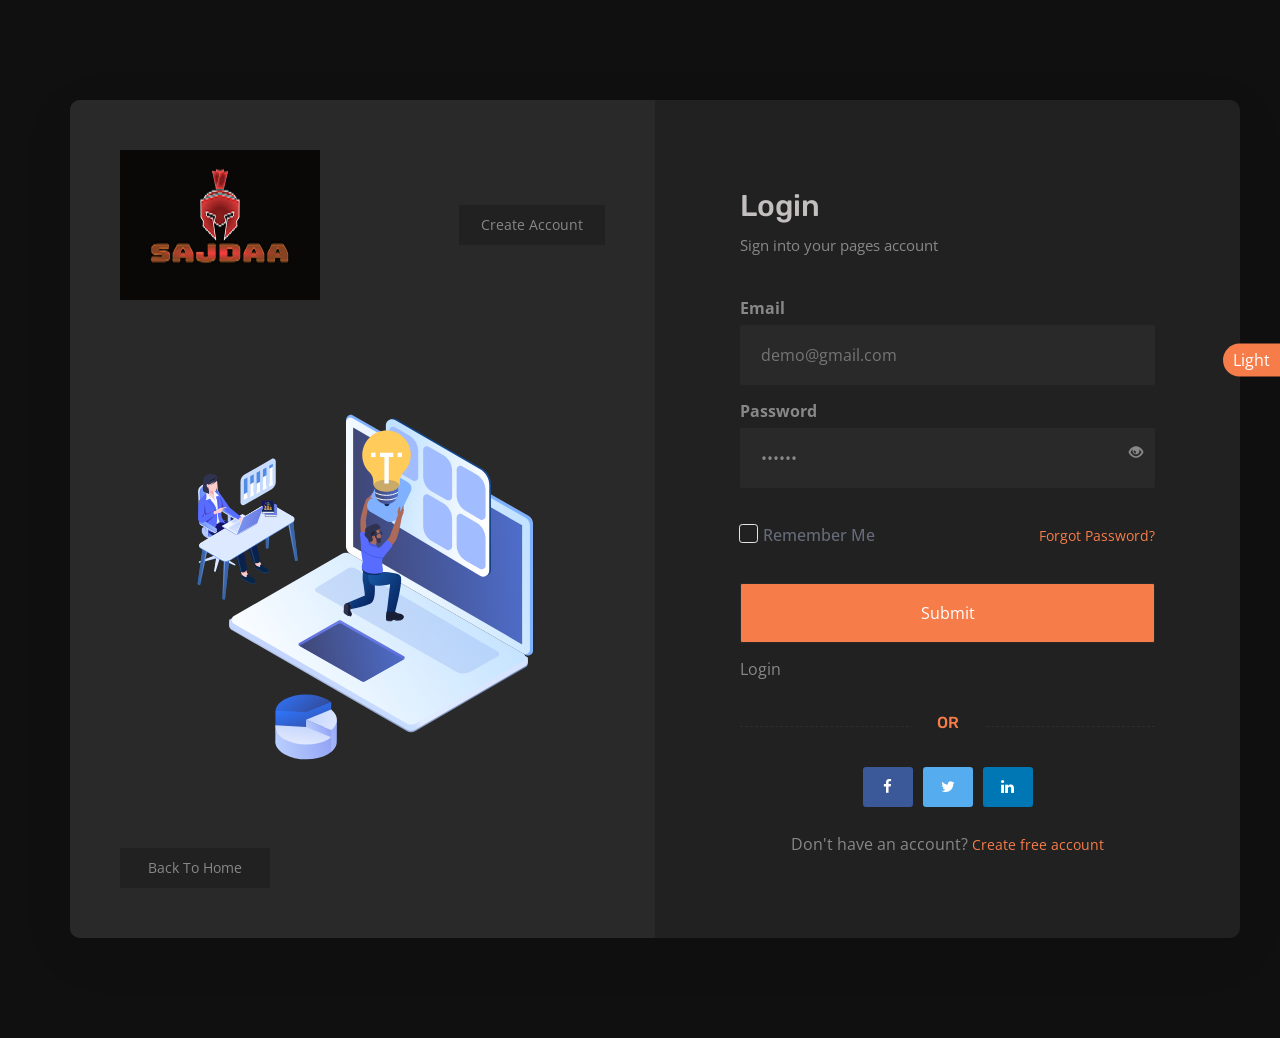
<file: themes/tf/html/Sajdaa/login.html>
<!DOCTYPE html>
<html lang="en">


<head>
    <meta charset="utf-8">
    <meta http-equiv="X-UA-Compatible" content="IE=edge">
    <meta name="viewport" content="width=device-width, initial-scale=1">
    <meta name="author" content="wpoceans">
    <title>Sajdaa - Charity Nonprofit Trust</title>
    <link href="assets/css/themify-icons.css" rel="stylesheet">
    <link href="assets/css/font-awesome.min.css" rel="stylesheet">
    <link href="assets/css/flaticon.css" rel="stylesheet">
    <link href="assets/css/bootstrap.min.css" rel="stylesheet">
    <link href="assets/css/animate.css" rel="stylesheet">
    <link href="assets/css/owl.carousel.css" rel="stylesheet">
    <link href="assets/css/owl.theme.css" rel="stylesheet">
    <link href="assets/css/slick.css" rel="stylesheet">
    <link href="assets/css/slick-theme.css" rel="stylesheet">
    <link href="assets/css/swiper.min.css" rel="stylesheet">
    <link href="assets/css/owl.transitions.css" rel="stylesheet">
    <link href="assets/css/jquery.fancybox.css" rel="stylesheet">
    <link href="assets/css/odometer-theme-default.css" rel="stylesheet">
    <link href="assets/css/nice-select.css" rel="stylesheet">
    <link href="assets/css/signup.css" rel="stylesheet">
    <link href="assets/css/style.css" rel="stylesheet">
    <link href="assets/css/light.css" rel="stylesheet">
    <!-- HTML5 shim and Respond.js for IE8 support of HTML5 elements and media queries -->
    <!--[if lt IE 9]>
      <script src="https://oss.maxcdn.com/html5shiv/3.7.3/html5shiv.min.js"></script>
      <script src="https://oss.maxcdn.com/respond/1.4.2/respond.min.js"></script>
      <![endif]-->
</head>

<body>
    <!-- start preloader -->
    <div class="preloader">
        <div class="sk-folding-cube">
            <div class="sk-cube1 sk-cube"></div>
            <div class="sk-cube2 sk-cube"></div>
            <div class="sk-cube4 sk-cube"></div>
            <div class="sk-cube3 sk-cube"></div>
        </div>
    </div>
    <!-- end preloader -->
    <div class="tp-login-area">
        <div class="container">
            <div class="row">
                <div class="col-lg-12">
                    <form class="tp-accountWrapper" action="login.php", method="post">
                        <div class="tp-accountInfo">
                            <div class="tp-accountInfoHeader">
                                <a href="#"><img src="assets/images/logo3.png" alt=""></a>
                                    <a class="tp-accountBtn" href="register.html">
                                        <span class="">Create Account</span>
                                    </a>
                            </div>
                            <div class="image">
                                <img src="assets/images/login.svg" alt="">
                            </div>
                            <div class="back-home">
                                <a class="tp-accountBtn" href="index.html">
                                    <span class="">Back To Home</span>
                                </a>
                            </div>
                        </div>
                        <div class="tp-accountForm form-style">
                            <div class="fromTitle">
                                <h2>Login</h2>
                                <p>Sign into your pages account</p>
                            </div>
                            <div class="row">
                                <div class="col-lg-12 col-md-12 col-12">
                                    <label>Email</label>
                                    <input type="text" id="email" name="email" placeholder="demo@gmail.com">
                                </div>
                                <div class="col-lg-12 col-md-12 col-12">
                                    <div class="form-group">
                                        <label >Password</label>
                                        <input class="pwd6" type="password" placeholder=""  value="123456" name="pass">
                                    </div>
                                    <span class="input-group-btn">
                                        <button class="btn btn-default reveal6" type="button"><i class="glyphicon glyphicon-eye-open"></i></button>
                                    </span>
                                </div>
                                <div class="col-lg-12 col-md-12 col-12">
                                    <div class="check-box-wrap">
                                        <div class="input-box">
                                            <input type="checkbox" id="fruit4" name="fruit-4" value="Strawberry">
                                            <label for="fruit4">Remember Me</label>
                                        </div>
                                        <div class="forget-btn">
                                            <a href="forgot.html">Forgot Password?</a>
                                        </div>
                                    </div>
                                </div>
                                <div class="col-lg-12 col-md-12 col-12">
                                    <input type="submit" name="submit" class="tp-accountBtn">Login</button>
                                </div>
                            </div>
                            <h4 class="or"><span>OR</span></h4>
                            <ul class="tp-socialLoginBtn">
                                <li><button class="facebook" tabindex="0" type="button"><span><i class="fa fa-facebook"></i></span></button></li>
                                <li><button class="twitter" tabindex="0" type="button"><span><i class="fa fa-twitter"></i></span></button></li>
                                <li><button class="linkedin" tabindex="0" type="button"><span><i class="fa fa-linkedin"></i></span></button></li>
                            </ul>
                            <p class="subText">Don't have an account? <a href="register.html">Create free account</a></p>
                        </div>
                    </form>
                </div>
            </div>
        </div>
    </div>

    <!-- theme-change-btn -->
    <div class="theme-change-btn">
        <button id="change-theme-btn">Light</button>
   </div>
    <!-- All JavaScript files
    ================================================== -->
    <script src="assets/js/jquery.min.js"></script>
    <script src="assets/js/bootstrap.min.js"></script>
    <!-- Plugins for this template -->
    <script src="assets/js/jquery-plugin-collection.js"></script>
    <!-- Custom script for this template -->
    <script src="assets/js/script.js"></script>
</body>


</html>
</file>
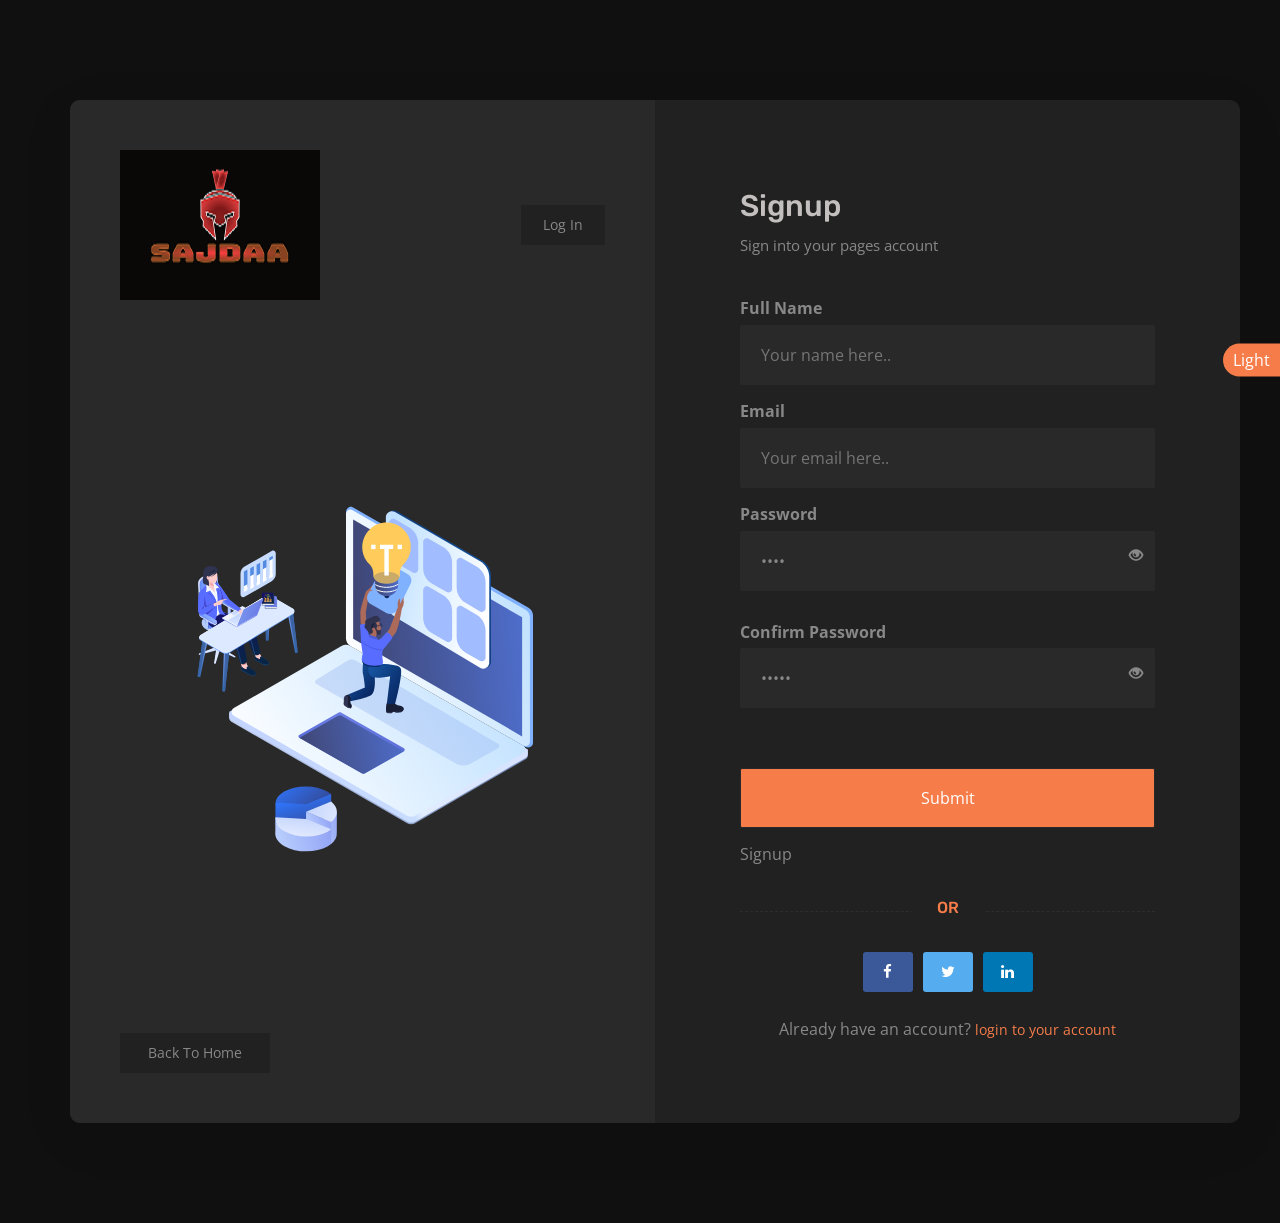
<file: themes/tf/html/Sajdaa/register.html>
<!DOCTYPE html>
<html lang="en">

<head>
    <meta charset="utf-8">
    <meta http-equiv="X-UA-Compatible" content="IE=edge">
    <meta name="viewport" content="width=device-width, initial-scale=1">
    <meta name="author" content="wpoceans">
    <title>Sajdaa: A Non profit Trust</title>
    <link href="assets/css/themify-icons.css" rel="stylesheet">
    <link href="assets/css/font-awesome.min.css" rel="stylesheet">
    <link href="assets/css/flaticon.css" rel="stylesheet">
    <link href="assets/css/bootstrap.min.css" rel="stylesheet">
    <link href="assets/css/animate.css" rel="stylesheet">
    <link href="assets/css/owl.carousel.css" rel="stylesheet">
    <link href="assets/css/owl.theme.css" rel="stylesheet">
    <link href="assets/css/slick.css" rel="stylesheet">
    <link href="assets/css/slick-theme.css" rel="stylesheet">
    <link href="assets/css/swiper.min.css" rel="stylesheet">
    <link href="assets/css/owl.transitions.css" rel="stylesheet">
    <link href="assets/css/jquery.fancybox.css" rel="stylesheet">
    <link href="assets/css/odometer-theme-default.css" rel="stylesheet">
    <link href="assets/css/nice-select.css" rel="stylesheet">
    <link href="assets/css/signup.css" rel="stylesheet">
    <link href="assets/css/style.css" rel="stylesheet">
    <link href="assets/css/light.css" rel="stylesheet">
    <!-- HTML5 shim and Respond.js for IE8 support of HTML5 elements and media queries -->
    <!--[if lt IE 9]>
      <script src="https://oss.maxcdn.com/html5shiv/3.7.3/html5shiv.min.js"></script>
      <script src="https://oss.maxcdn.com/respond/1.4.2/respond.min.js"></script>
      <![endif]-->
</head>

<body>
    <!-- start preloader -->
    <div class="preloader">
        <div class="sk-folding-cube">
            <div class="sk-cube1 sk-cube"></div>
            <div class="sk-cube2 sk-cube"></div>
            <div class="sk-cube4 sk-cube"></div>
            <div class="sk-cube3 sk-cube"></div>
        </div>
    </div>
    <!-- end preloader -->
    <div class="tp-login-area">
        <div class="container">
            <div class="row">
                <div class="col-lg-12">
                    <form class="tp-accountWrapper" action="anshu-project.php" method="post">
                        <div class="tp-accountInfo">
                            <div class="tp-accountInfoHeader">
                                <a href="#"><img src="assets/images/logo3.png" alt=""></a>
                                <a class="tp-accountBtn" href="login.html">
                                    <span class="">Log in</span>
                                </a>
                            </div>
                            <div class="image">
                                <img src="assets/images/login.svg" alt="">
                            </div>
                            <div class="back-home">
                                <a class="tp-accountBtn" href="index.html">
                                    <span class="">Back To Home</span>
                                </a>
                            </div>
                        </div>
                        <div class="tp-accountForm form-style">
                            <div class="fromTitle">
                                <h2>Signup</h2>
                                <p>Sign into your pages account</p>
                            </div>
                            <div class="row">
                                <div class="col-lg-12 col-md-12 col-12">
                                    <label for="name">Full Name</label>
                                    <input type="text" id="name" name="name" placeholder="Your name here..">
                                </div>
                                <div class="col-lg-12 col-md-12 col-12">
                                    <label>Email</label>
                                    <input type="text" id="email" name="email" placeholder="Your email here..">
                                </div>
                                <div class="col-lg-12 col-md-12 col-12">
                                    <div class="form-group">
                                        <label>Password</label>
                                        <input class="pwd2" type="password" placeholder="Your password here.." value="sfsg" name="pass">
                                    </div>
                                    <span class="input-group-btn">
                                        <button class="btn btn-default reveal3" type="button"><i class="glyphicon glyphicon-eye-open"></i></button>
                                    </span>
                                </div>
                                <div class="col-lg-12 col-md-12 col-12">
                                    <div class="form-group">
                                        <label>Confirm Password</label>
                                        <input class="pwd3" type="password" placeholder="Your password here.." value="ssres" name="cpass">
                                    </div>
                                    <span class="input-group-btn">
                                        <button class="btn btn-default reveal2" type="button"><i class="glyphicon glyphicon-eye-open"></i></button>
                                    </span>
                                </div>
                                <div class="col-lg-12 col-md-12 col-12">
                                    <input type="submit" name="submit" class="tp-accountBtn">Signup</button>
                                </div>
                            </div>
                            <h4 class="or"><span>OR</span></h4>
                            <ul class="tp-socialLoginBtn">
                                <li><button class="facebook" tabindex="0" type="button"><span><i class="fa fa-facebook"></i></span></button></li>
                                <li><button class="twitter" tabindex="0" type="button"><span><i class="fa fa-twitter"></i></span></button></li>
                                <li><button class="linkedin" tabindex="0" type="button"><span><i class="fa fa-linkedin"></i></span></button></li>
                            </ul>
                            <p class="subText">Already have an account? <a href="login.html">login to your account</a></p>
                        </div>
                    </form>
                </div>
            </div>
        </div>
    </div>
    <!-- theme-change-btn -->
    <div class="theme-change-btn">
        <button id="change-theme-btn">Light</button>
   </div>
    <!-- All JavaScript files
    ================================================== -->
    <script src="assets/js/jquery.min.js"></script>
    <script src="assets/js/bootstrap.min.js"></script>
    <!-- Plugins for this template -->
    <script src="assets/js/jquery-plugin-collection.js"></script>
    <!-- Custom script for this template -->
    <script src="assets/js/script.js"></script>
    <script>
    $(".reveal").on('click', function() {
        var $pwd = $(".pwd");
        if ($pwd.attr('type') === 'text') {
            $pwd.attr('type', 'password');
        } else {
            $pwd.attr('type', 'text');
        }
    });
    $(".reveal2").on('click', function() {
        var $pwd = $(".pwdr");
        if ($pwd.attr('type') === 'text') {
            $pwd.attr('type', 'password');
        } else {
            $pwd.attr('type', 'text');
        }
    });
    </script>
</body>

</html>
</file>
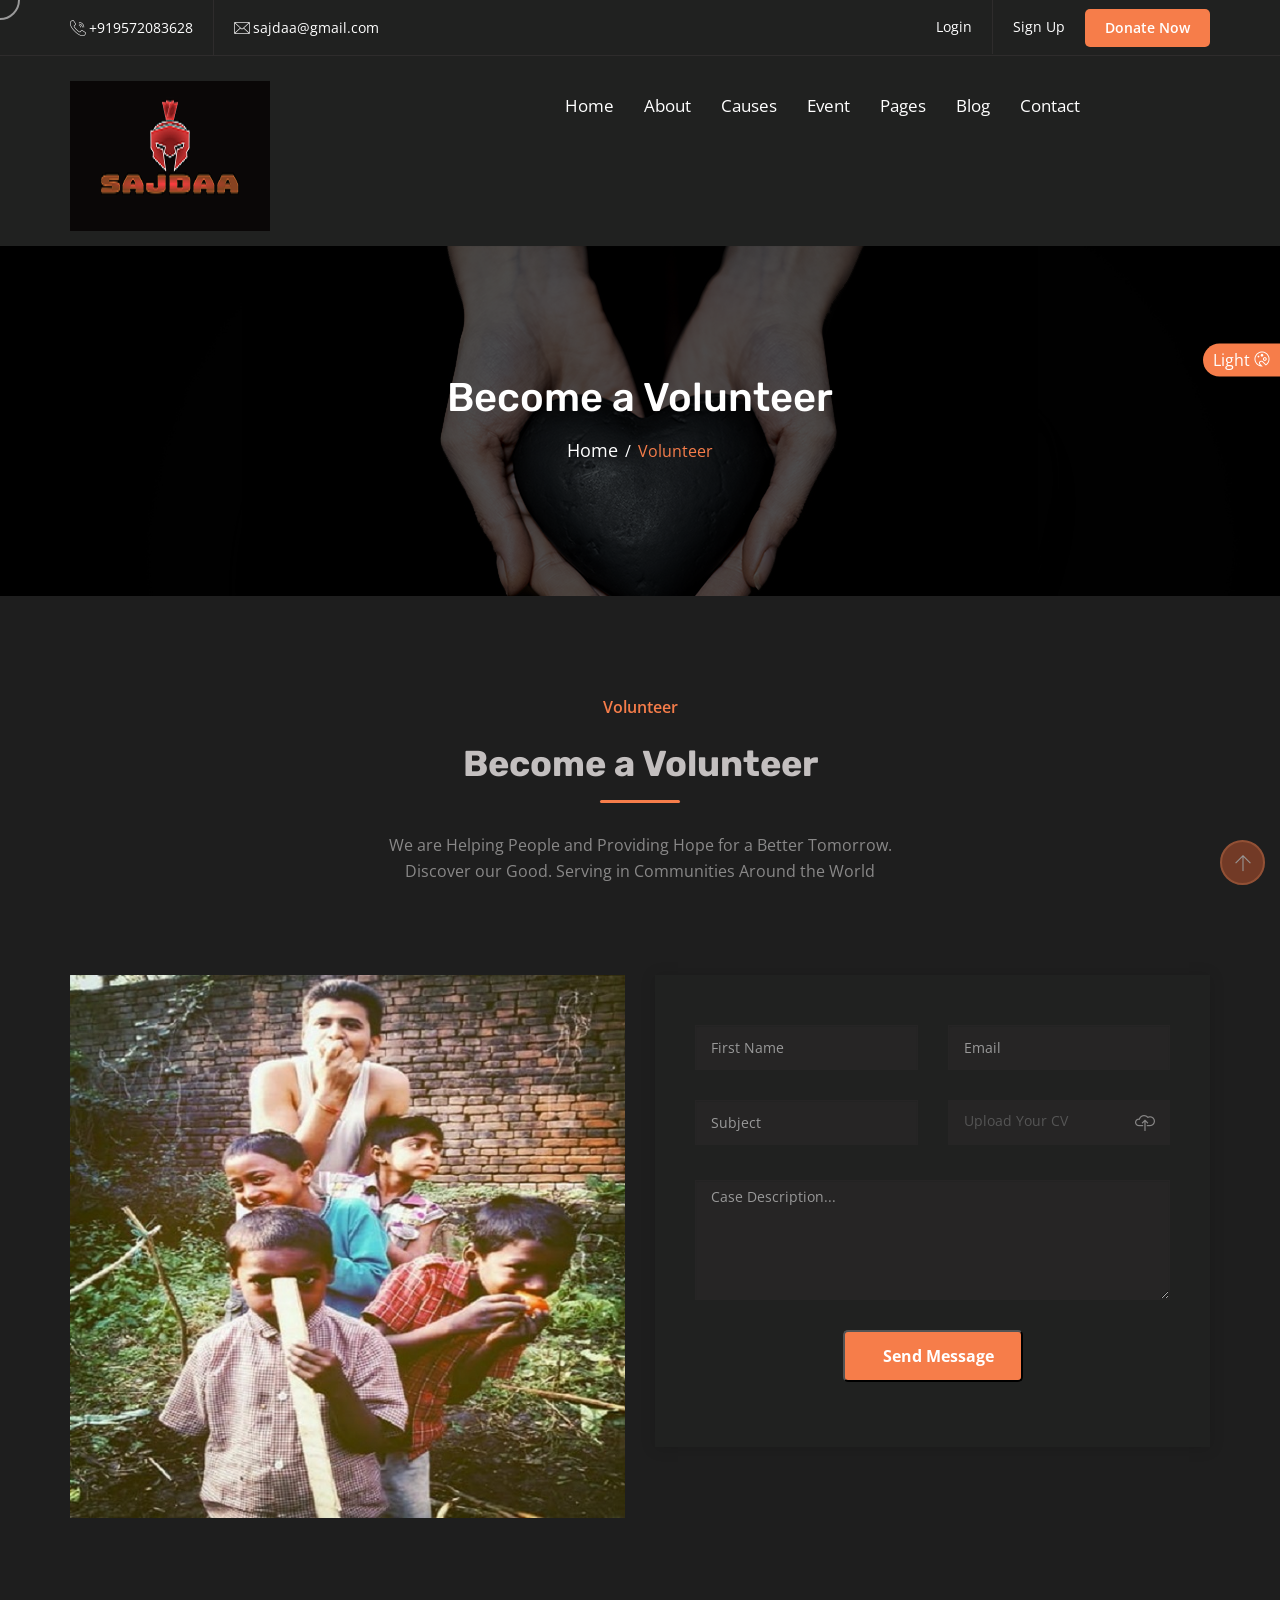
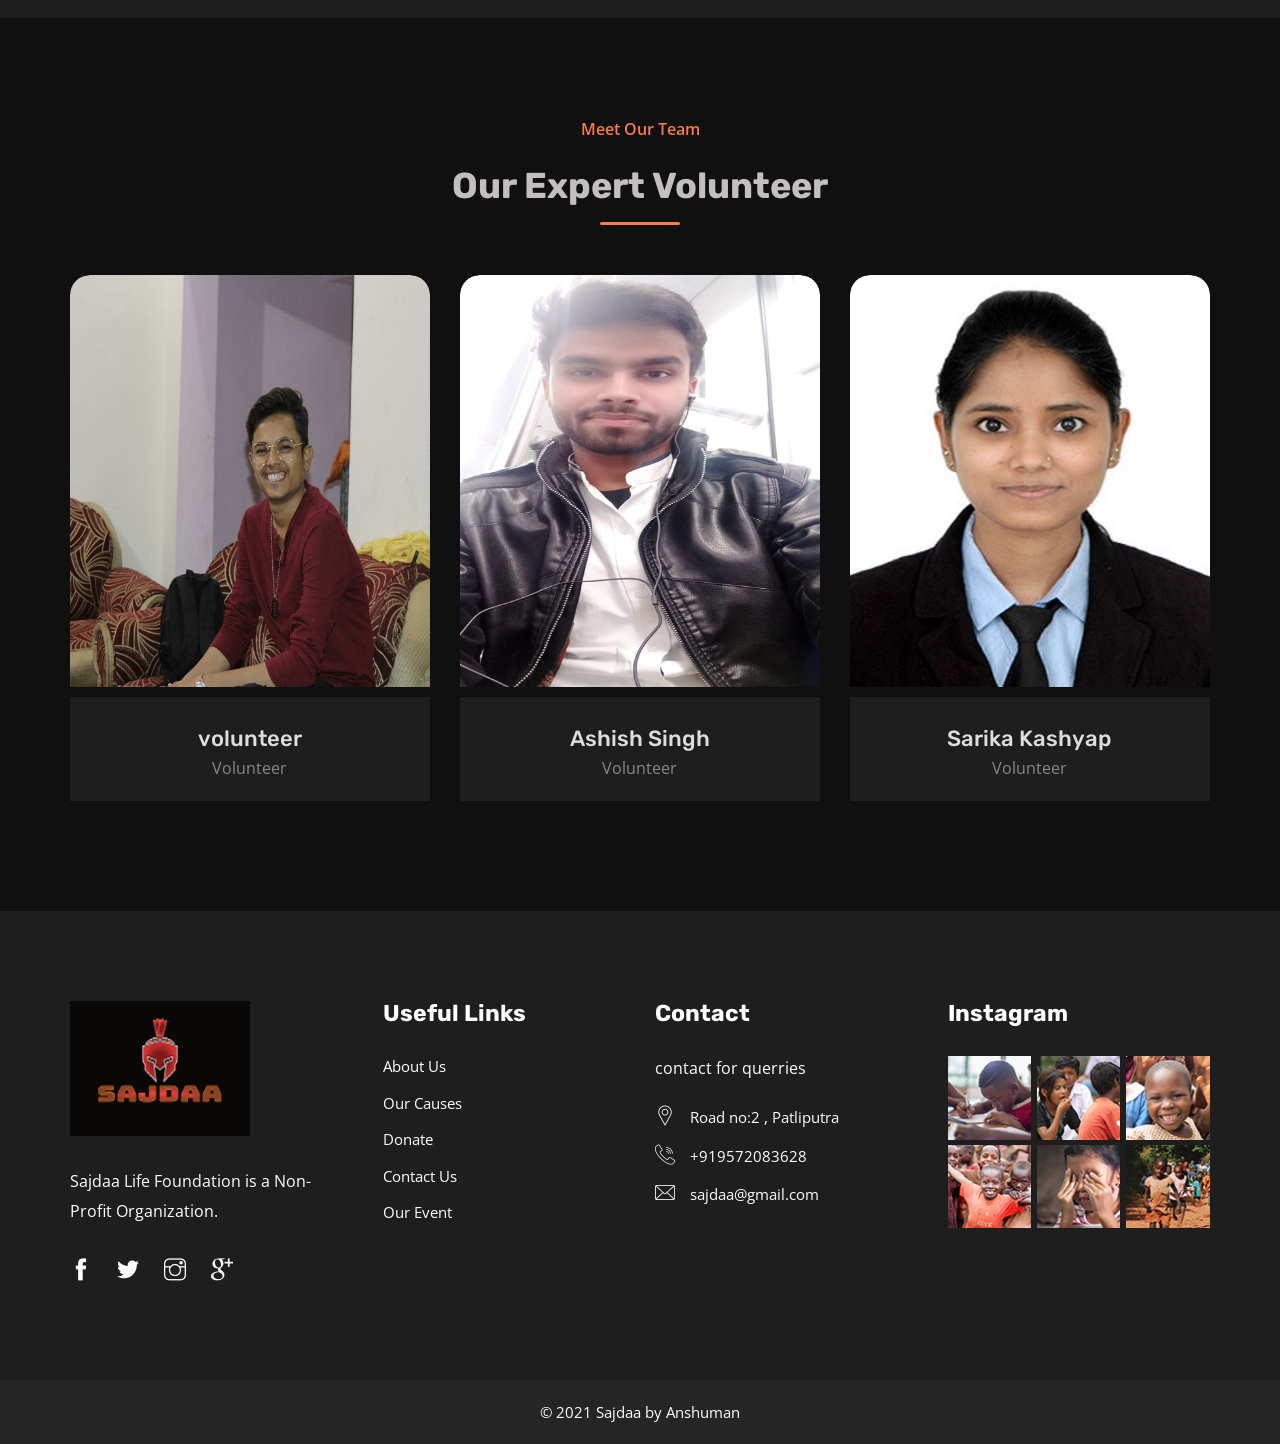
<file: themes/tf/html/Sajdaa/volunteer.html>
<!DOCTYPE html>
<html lang="en">


<!-- Mirrored from themepresss.com/tf/html/sadakat-live/volunteer.html by HTTrack Website Copier/3.x [XR&CO'2014], Sat, 17 Jul 2021 16:13:20 GMT -->
<head>
    <meta charset="utf-8">
    <meta http-equiv="X-UA-Compatible" content="IE=edge">
    <meta name="viewport" content="width=device-width, initial-scale=1">
    <meta name="author" content="wpoceans">
    <title>Sadakat - Charity Nonprofit HTML 5 Template</title>
    <link href="assets/css/themify-icons.css" rel="stylesheet">
    <link href="assets/css/font-awesome.min.css" rel="stylesheet">
    <link href="assets/css/flaticon.css" rel="stylesheet">
    <link href="assets/css/bootstrap.min.css" rel="stylesheet">
    <link href="assets/css/animate.css" rel="stylesheet">
    <link href="assets/css/owl.carousel.css" rel="stylesheet">
    <link href="assets/css/owl.theme.css" rel="stylesheet">
    <link href="assets/css/slick.css" rel="stylesheet">
    <link href="assets/css/slick-theme.css" rel="stylesheet">
    <link href="assets/css/swiper.min.css" rel="stylesheet">
    <link href="assets/css/owl.transitions.css" rel="stylesheet">
    <link href="assets/css/jquery.fancybox.css" rel="stylesheet">
    <link href="assets/css/odometer-theme-default.css" rel="stylesheet">
    <link href="assets/css/nice-select.css" rel="stylesheet">
    <link href="assets/css/style.css" rel="stylesheet">
    <link href="assets/css/light.css" rel="stylesheet">
    <!-- HTML5 shim and Respond.js for IE8 support of HTML5 elements and media queries -->
    <!--[if lt IE 9]>
    <script src="https://oss.maxcdn.com/html5shiv/3.7.3/html5shiv.min.js"></script>
    <script src="https://oss.maxcdn.com/respond/1.4.2/respond.min.js"></script>
    <![endif]-->
</head>

<body>
    <!-- start page-wrapper -->
    <div class="page-wrapper">
        <!-- start preloader -->
        <div class="preloader">
            <div class="sk-folding-cube">
                <div class="sk-cube1 sk-cube"></div>
                <div class="sk-cube2 sk-cube"></div>
                <div class="sk-cube4 sk-cube"></div>
                <div class="sk-cube3 sk-cube"></div>
            </div>
        </div>
        <!-- end preloader -->
        <!-- Start header -->
        <header id="header" class="tp-site-header tp-header-style-3">
            <div class="topbar">
                <div class="container">
                    <div class="row">
                        <div class="col col-md-6 col-sm-7 col-12">
                            <div class="contact-intro">
                                <ul>
                                    <li><i class="fi flaticon-call"></i>+919572083628</li>
                                    <li><i class="fi flaticon-envelope"></i>sajdaa@gmail.com</li>
                                </ul>
                            </div>
                        </div>
                        <div class="col col-md-6 col-sm-5 col-12">
                            <div class="contact-info">
                                <ul>
                                    <li><a href="login.html">Login</a></li>
                                    <li><a href="register.html">Sign Up</a></li>
                                    <li><a class="theme-btn" href="donate.html">Donate Now</a></li>
                                </ul>
                            </div>
                        </div>
                    </div>
                </div>
            </div> <!-- end topbar -->
            <nav class="navigation navbar navbar-default">
                <div class="container">
                    <div class="navbar-header">
                        <button type="button" class="open-btn">
                            <span class="sr-only">Toggle navigation</span>
                            <span class="icon-bar"></span>
                            <span class="icon-bar"></span>
                            <span class="icon-bar"></span>
                        </button>
                        <a class="navbar-brand" href="index.html"><img src="assets/images/logo3.png" alt="logo"></a>
                    </div>
                    <div id="navbar" class="navbar-collapse collapse navbar-right navigation-holder">
                        <button class="close-navbar"><i class="ti-close"></i></button>
                        <ul class="nav navbar-nav">
                            <li class="menu-item-has-children">
                                <a href="#">Home</a>
                                <ul class="sub-menu">
                                    <li><a href="index.html">SAJDAA</a></li>
                                    </ul>
                            </li>
                            <li><a href="about.html">About</a></li>
                            <li class="menu-item-has-children">
                                <a href="#">Causes</a>
                                <ul class="sub-menu">
                                    <li><a href="causes.html">Causes</a></li>
                                    <li><a href="causes-single.html">Causes Single</a></li>
                                </ul>
                            </li>
                            <li class="menu-item-has-children">
                                <a href="#">Event</a>
                                <ul class="sub-menu">
                                    <li><a href="event.html">Event</a></li>
                                    <li><a href="event-single.html">Event Single</a></li>
                                </ul>
                            </li>
                            <li class="menu-item-has-children">
                                <a href="#">Pages</a>
                                <ul class="sub-menu">
                                    <li><a href="about.html">About</a></li>
                                    <li><a href="donate.html">Donate</a></li>
                                    <li><a href="volunteer.html">Volunteer</a></li>
                                    <li><a href="error.html">404 Page</a></li>
                                </ul>
                            </li>
                            <li class="menu-item-has-children">
                                <a href="#">Blog</a>
                                <ul class="sub-menu">
                                    <li><a href="blog.html">Blog right sidebar</a></li>
                                    <li><a href="blog-left.html">Blog left sidebar</a></li>
                                    <li><a href="blog-fulwidth.html">Blog fullwidth</a></li>
                                    <li class="menu-item-has-children">
                                        <a href="#">Blog details</a>
                                        <ul class="sub-menu">
                                            <li><a href="blog-single.html">Blog details right sidebar</a></li>
                                            <li><a href="blog-single-left.html">Blog details left sidebar</a></li>
                                            <li><a href="blog-single-fluid.html">Blog details fullwidth</a></li>
                                        </ul>
                                    </li>
                                </ul>
                            </li>
                            <li><a href="contact.html">Contact</a></li>
                        </ul>
                    </div><!-- end of nav-collapse -->
                    <!-- end of container -->
            </nav>
        </header>
        <!-- end of header -->
        <!-- .tp-breadcumb-area start -->
        <div class="tp-breadcumb-area">
            <div class="container">
                <div class="row">
                    <div class="col-12">
                        <div class="tp-breadcumb-wrap">
                            <h2>Become a Volunteer</h2>
                            <ul>
                                <li><a href="index.html">Home</a></li>
                                <li><span>Volunteer</span></li>
                            </ul>
                        </div>
                    </div>
                </div>
            </div>
        </div>
        <!-- .tp-breadcumb-area end -->
        <!-- volunteer-area-start -->
        <div class="volunteer-area ">
            <div class="volunteer-wrap section-padding">
                <div class="container">
                    <div class="row">
                        <div class="col-md-6 col-md-offset-3">
                            <div class="section-title section-title2 text-center">
                                <div class="thumb-text">
                                    <span>Volunteer</span>
                                </div>
                                <h2>Become a Volunteer</h2>
                                <p>We are Helping People and Providing Hope for a Better Tomorrow. Discover our Good. Serving in Communities Around the World</p>
                            </div>
                        </div>
                    </div>
                    <div class="row">
                        <div class="col-md-6">
                            <div class="volunteer-item">
                                <div class="volunteer-img-wrap">
                                    <div class="volunter-img">
                                        <img src="assets/images/volunteer1.jpg" alt="">
                                    </div>
                                </div>
                            </div>
                        </div>
                        <div class="col-md-6">
                            <div class="volunteer-contact">
                                <div class="volunteer-contact-form">
                                    <form method="post" class="contact-validation-active" id="contact-form">
                                        <div class="row">
                                            <div class="col-lg-6 col-md-6 col-sm-6 col-12 form-group">
                                                <input type="text" class="form-control" name="name" id="name" placeholder="First Name">
                                            </div>
                                            <div class="col-lg-6 col-md-6 col-sm-6 col-12 form-group clearfix">
                                                <input type="email" class="form-control" name="email" id="email" placeholder="Email">
                                            </div>
                                            <div class="col-lg-6 col-md-6 col-sm-6 col-12 form-group">
                                                <input type="text" class="form-control" name="subject" id="subject" placeholder="Subject">
                                            </div>
                                            <div class="col-lg-6 col-md-6 col-sm-6 col-12 form-group form-group-in">
                                                <label for="file">Upload Your CV</label>
                                                <input id="file" type="file" class="form-control" name="file">
                                                <i class="ti-cloud-up"></i>
                                            </div>
                                            <div class="col-lg-12 col-12 form-group">
                                                <textarea class="form-control" name="note" id="note" placeholder="Case Description..."></textarea>
                                            </div>
                                            <div class="submit-area col-lg-12 col-12">
                                                <button type="submit" class="theme-btn submit-btn">Send Message</button>
                                                <div id="loader">
                                                    <i class="ti-reload"></i>
                                                </div>
                                            </div>
                                        </div>
                                        <div class="clearfix error-handling-messages">
                                            <div id="success">Thank you</div>
                                            <div id="error"> Error occurred while sending email. Please try again later. </div>
                                        </div>
                                    </form>
                                </div>
                            </div>
                        </div>
                    </div>
                </div>
            </div>
        </div>
        <!-- volunteer-area-end -->
        <!-- start team-section -->
        <section class="team-section v2 section-padding ">
            <div class="container">
                <div class="row">
                    <div class="col col-lg-6 col-lg-offset-3">
                        <div class="section-title text-center">
                            <span>Meet Our Team</span>
                            <h2>Our Expert Volunteer</h2>
                        </div>
                    </div>
                </div>
                <div class="row">
                    <div class="col col-xs-12">
                        <div class="team-grids clearfix">
                            <div class="grid">
                                <div class="img-holder">
                                    <img src="assets/images/team/team1.1.jpg" alt>
                                </div>
                                <div class="details">
                                    <h3><a href="volunteer.html">volunteer</a></h3>
                                    <p>Volunteer</p>
                                </div>
                            </div>
                            <div class="grid">
                                <div class="img-holder">
                                    <img src="assets/images/team/team2.jpg" alt>
                                </div>
                                <div class="details">
                                    <h3><a href="volunteer.html">Ashish Singh</a></h3>
                                    <p>Volunteer</p>
                                </div>
                            </div>
                            <div class="grid">
                                <div class="img-holder">
                                    <img src="assets/images/team/team3.jpg" alt>
                                </div>
                                <div class="details">
                                    <h3><a href="volunteer.html">Sarika Kashyap</a></h3>
                                    <p>Volunteer</p>
                                </div>
                            </div>
                        </div>
                    </div>
                </div>
            </div> <!-- end container -->
        </section>
        <!-- end team-section -->
        <!-- news-letter-section start-->
        <!-- news-letter-section end-->
        <div class="tp-ne-footer">
            <!-- start tp-site-footer -->
            <footer class="tp-site-footer">
                <div class="tp-upper-footer">
                    <div class="container">
                        <div class="row">
                            <div class="col col-lg-3 col-md-3 col-sm-6">
                                <div class="widget about-widget">
                                    <div class="logo widget-title">
                                        <img class="ft-logo3" src="assets/images/logo3.png" alt="blog">
                                      </div>
                                    <p>Sajdaa Life Foundation is a Non-Profit Organization. </p>
                                    <ul>
                                        <li>
                                            <div class="parallax-wrap">
                                                <div class="parallax-element">
                                                    <a href="#">
                                                        <i class="ti-facebook"></i>
                                                    </a>
                                                </div>
                                            </div>
                                        </li>
                                        <li>
                                            <div class="parallax-wrap">
                                                <div class="parallax-element">
                                                    <a href="#">
                                                        <i class="ti-twitter-alt"></i>
                                                    </a>
                                                </div>
                                            </div>
                                        </li>
                                        <li>
                                            <div class="parallax-wrap">
                                                <div class="parallax-element">
                                                    <a href="#">
                                                        <i class="ti-instagram"></i>
                                                    </a>
                                                </div>
                                            </div>
                                        </li>
                                        <li>
                                            <div class="parallax-wrap">
                                                <div class="parallax-element">
                                                    <a href="#">
                                                        <i class="ti-google"></i>
                                                    </a>
                                                </div>
                                            </div>
                                        </li>
                                    </ul>
                                </div>
                            </div>
                            <div class="col col-lg-2 col-md-3 col-sm-6">
                                <div class="widget link-widget">
                                    <div class="widget-title">
                                        <h3>Useful Links</h3>
                                    </div>
                                    <ul>
                                        <li><a href="about.html">About Us</a></li>
                                        <li><a href="causes.html">Our Causes</a></li>
                                        <li><a href="donate.html">Donate</a></li>
                                        <li><a href="contact.html">Contact Us</a></li>
                                        <li><a href="event.html">Our Event</a></li>
                                    </ul>
                                </div>
                            </div>
                            <div class="col col-lg-3 col-lg-offset-1 col-md-3 col-sm-6">
                                <div class="widget market-widget tp-service-link-widget">
                                    <div class="widget-title">
                                        <h3>Contact </h3>
                                    </div>
                                    <p>contact for querries</p>
                                    <div class="contact-ft">
                                        <ul>
                                            <li><i class="fi flaticon-pin"></i>Road no:2 , Patliputra</li>
                                            <li><i class="fi flaticon-call"></i>+919572083628</li>
                                            <li><i class="fi flaticon-envelope"></i>sajdaa@gmail.com</li>
                                        </ul>
                                    </div>
                                </div>
                            </div>
                            <div class="col col-lg-3 col-md-3 col-sm-6">
                                <div class="widget instagram">
                                    <div class="widget-title">
                                         <h3>Instagram</h3>
                                    </div>
                                    <ul class="d-flex">
                                        <li><a href="#"><img src="assets/images/instragram/1.jpg" alt=""></a></li>
                                        <li><a href="#"><img src="assets/images/instragram/2.jpg" alt=""></a></li>
                                        <li><a href="#"><img src="assets/images/instragram/3.jpg" alt=""></a></li>
                                        <li><a href="#"><img src="assets/images/instragram/4.jpg" alt=""></a></li>
                                        <li><a href="#"><img src="assets/images/instragram/5.jpg" alt=""></a></li>
                                        <li><a href="#"><img src="assets/images/instragram/6.jpg" alt=""></a></li>
                                    </ul>
                                </div>
                            </div>
                        </div>
                    </div> <!-- end container -->
                </div>
                <div class="tp-lower-footer">
                    <div class="container">
                        <div class="row">
                            <div class="col col-xs-12">
                                <p class="copyright">&copy; 2021 Sajdaa by Anshuman</p>
                            </div>
                        </div>
                    </div>
                </div>
            </footer>
            <!-- end tp-site-footer -->
        </div>
    </div>
    <!-- end of page-wrapper -->
    <!-- theme-change-btn -->
    <div class="theme-change-btn">
         <button id="change-theme-btn">
            <span class="cng-btn-1">Light <i class="ti-palette"></i></span>
            <span class="cng-btn-2">Dark  <i class="ti-palette"></i></span>
        </button>
    </div>
    <div id="magic-cursor">
        <div id="ball">
            <div id="ball-drag-x"></div>
            <div id="ball-drag-y"></div>
            <div id="ball-loader"></div>
        </div>
    </div>
    <!-- All JavaScript files
    ================================================== -->
    <script src="assets/js/jquery.min.js"></script>
    <script src="assets/js/bootstrap.min.js"></script>
    <!-- Plugins for this template -->
    <script src="assets/js/jquery-plugin-collection.js"></script>
    <script src="assets/js/gsap.min.js"></script>
    <!-- Custom script for this template -->
    <script src="assets/js/script.js"></script>
</body>


<!-- Mirrored from themepresss.com/tf/html/sadakat-live/volunteer.html by HTTrack Website Copier/3.x [XR&CO'2014], Sat, 17 Jul 2021 16:13:24 GMT -->
</html>
</file>
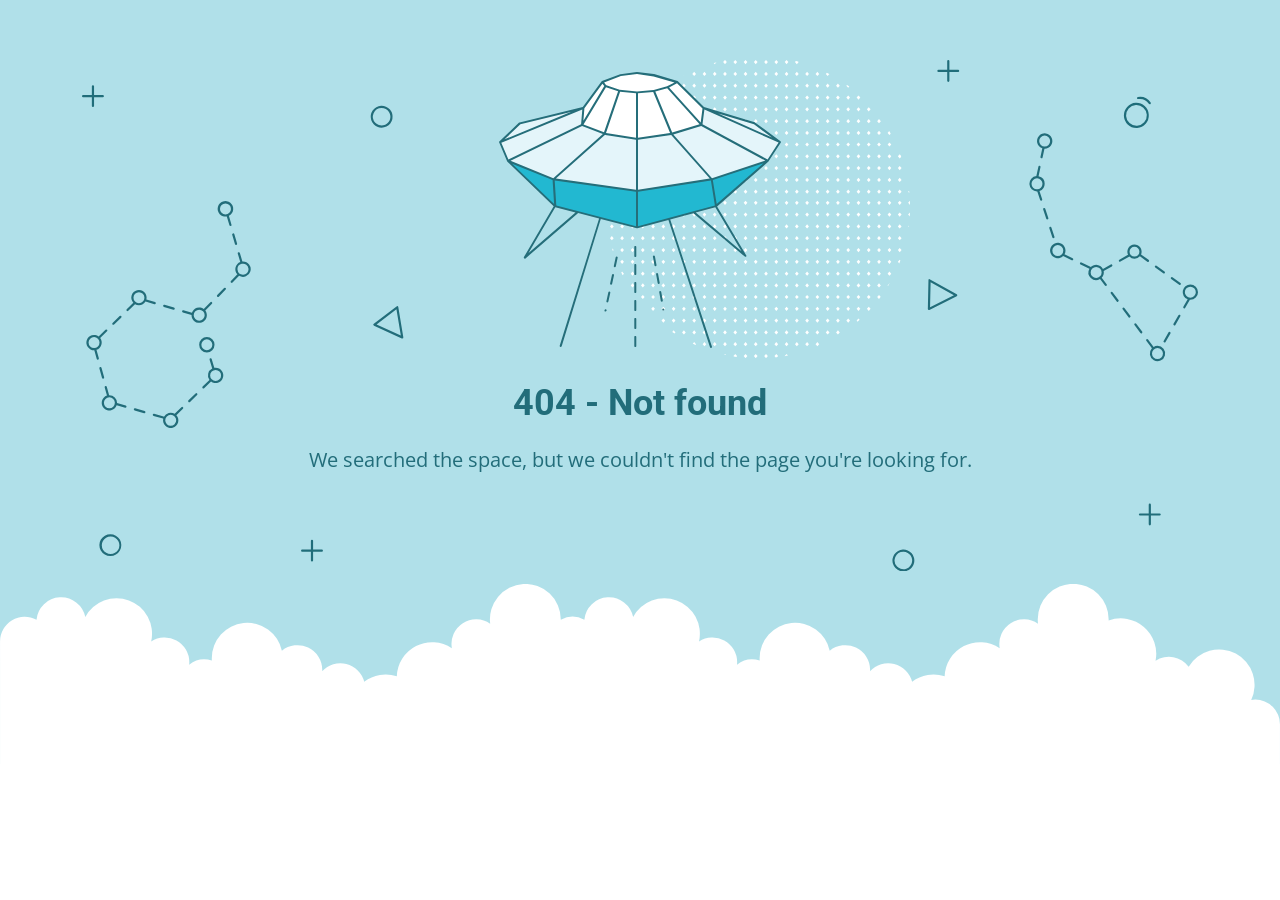
<file: themes/tf/html/Sajdaa/assets/css/owl.video.play.html>
<!DOCTYPE html>
<html lang="en">
<head>
    <meta charset="utf-8" />
    <meta name="viewport" content="width=device-width, initial-scale=1.0">
    <meta http-equiv="cache-control" content="no-store,max-age=0" />
    <meta name="robots" content="noindex" />
    <title>404 - Not found</title>
    <link href="https://fonts.googleapis.com/css?family=Open+Sans:400,700%7CRoboto:400,700" rel="stylesheet">
<style>
    * {
        box-sizing: border-box;
        -moz-box-sizing: border-box;
        -webkit-tap-highlight-color: transparent;
    }
    body {
        margin: 0;
        padding: 0;
        height: 100%;
        -webkit-text-size-adjust: 100%;
    }
    .fit-wide {
        position: relative;
        overflow: hidden;
        max-width: 1240px;
        margin: 0 auto;
        padding-top: 60px;
        padding-bottom: 60px;
        padding-left: 20px;
        padding-right: 20px;
    }
    .background-wrap { position: relative; }
    .background-wrap.cloud-blue { background-color: #b0e0e9; }
    .background-wrap.white { background-color: #fff; }
    .title { 
        position: relative; 
        text-align: center;
        margin: 20px auto 10px;
    }
    .title--regular { font-family: 'Roboto', Arial, sans-serif; }
    .title--size-large { font-size: 36px; line-height: 46px; }
    .title--size-semimedium { font-size: 20px; line-height: 28px; }
    .title--weight-normal { font-weight: 400; }
    .title--weight-bold { font-weight: 700; }
    .title--subtitle { 
        padding-bottom: 40px; 
        font-family: 'Open Sans', Arial ,sans-serif; 
        text-align: center;
    }
    .error h1,
    .error p { color: #226d7a; }
    .error--bg__cover {
        position: absolute;
        left: 0;
        right: 0;
        width: 90%;
        margin: 0 auto;
    }
    .error--shape__clouds svg {
        display: block;
    }
    .abstract-half-dot--circle {
        z-index: 0;
        position: absolute;
        left: 15em;
        right: 0;
        width: 300px;
        height: 300px;
        margin: 0 auto;
    }
    .icon-graphic {
        z-index: 1;
        position: relative;
        width: 300px;
        height: 300px;
        margin: 0 auto;
    }
    @media screen and (max-width: 767px) {
        .error--bg__cover { display: none; }
        .abstract-half-dot--circle { left: 0; }
    }
</style>
</head>
<body>
    <div id="container">
        <section class="error content background-wrap cloud-blue">
            <div class="fit-wide">
                <div class="error--bg__cover">
                    <svg id="acce7670-904f-4f8c-b867-68138c2f8c06" data-name="Layer 1" xmlns="http://www.w3.org/2000/svg" viewBox="0 0 1019 467"><title>404_bg</title><path d="M962.794,62.029a11.471,11.471,0,0,1-.656-22.923h0a11.471,11.471,0,0,1,1.327,22.9C963.24,62.023,963.017,62.029,962.794,62.029ZM962.253,41.1a9.47,9.47,0,1,0,10,8.906,9.481,9.481,0,0,0-10-8.906Z" fill="#1e6d7a"/><path d="M974.934,40.4a1,1,0,0,1-.836-.45,10.049,10.049,0,0,0-9.688-4.276A1,1,0,0,1,964.1,33.7a11.952,11.952,0,0,1,11.67,5.153,1,1,0,0,1-.834,1.549Z" fill="#1e6d7a"/><path d="M273.605,61.8a9.971,9.971,0,0,1-7.251-3.106h0a10.012,10.012,0,1,1,7.251,3.106Zm0-17.991a8,8,0,0,0-5.8,13.507h0a8,8,0,1,0,5.8-13.507Z" fill="#226d7a"/><path d="M26.007,453q-.131,0-.261,0a10.019,10.019,0,1,1,.261,0ZM26,435a8.042,8.042,0,1,0,.208,0C26.134,435,26.064,435,26,435Z" fill="#226d7a"/><path d="M750.007,467q-.13,0-.261,0a9.933,9.933,0,0,1-6.994-3.108h0a10,10,0,1,1,7.255,3.11Zm-.013-18a8,8,0,0,0-5.793,13.511h0a8,8,0,1,0,6-13.509C750.134,449,750.063,449,749.994,449Z" fill="#226d7a"/><path d="M292.416,254.312a1.013,1.013,0,0,1-.417-.09L266.634,242.6a1,1,0,0,1-.191-1.7L287.2,225a1,1,0,0,1,1.594.629l4.607,27.516a1,1,0,0,1-.986,1.165Zm-23.437-12.835,22.139,10.141L287.1,227.6Z" fill="#226d7a"/><path d="M773.316,228.33a1,1,0,0,1-1-1.022l.571-26.14a1,1,0,0,1,1.487-.851l24.356,13.607a1,1,0,0,1-.038,1.767l-24.926,12.532A1.006,1.006,0,0,1,773.316,228.33Zm1.535-25.456-.5,22.815,21.756-10.938Z" fill="#226d7a"/><path d="M136.509,150.348l-2.39-8.09a7.115,7.115,0,1,0-1.9.629l2.372,8.028a1,1,0,0,0,.959.717,1,1,0,0,0,.959-1.284ZM126,136a5,5,0,1,1,5,5A5.006,5.006,0,0,1,126,136Z" fill="#226d7a"/><path d="M137.141,159.545l2.55,8.632a1,1,0,0,0,.959.717,1.037,1.037,0,0,0,.284-.041,1,1,0,0,0,.675-1.243l-2.55-8.631a1,1,0,0,0-1.918.566Z" fill="#226d7a"/><path d="M129.751,208.226l-6.265,6.461a1,1,0,0,0,1.436,1.393l6.265-6.461a1,1,0,0,0-1.436-1.393Z" fill="#226d7a"/><path d="M92.076,230.463l7.936,2.293c0,.082-.012.162-.012.244a7,7,0,1,0,12.587-4.2l6.07-6.259a1,1,0,1,0-1.436-1.393l-6.052,6.242a6.978,6.978,0,0,0-10.8,3.386l-7.737-2.235a1,1,0,0,0-.555,1.922ZM107,228a5,5,0,1,1-5,5A5.006,5.006,0,0,1,107,228Z" fill="#226d7a"/><path d="M74.783,225.467l8.647,2.5a.989.989,0,0,0,.278.04,1,1,0,0,0,.276-1.962l-8.646-2.5a1,1,0,0,0-.555,1.922Z" fill="#226d7a"/><path d="M28.617,241.8a1,1,0,0,0,.7-.282l6.461-6.266a1,1,0,0,0-1.393-1.436l-6.461,6.266a1,1,0,0,0,.7,1.718Z" fill="#226d7a"/><path d="M19.257,291.006a1,1,0,0,0,.964-1.269L17.8,281.069a1,1,0,0,0-1.927.537l2.419,8.668A1,1,0,0,0,19.257,291.006Z" fill="#226d7a"/><path d="M13.216,264.635a6.979,6.979,0,0,0,3.394-10.8l6.242-6.052a1,1,0,1,0-1.393-1.435L15.2,252.413A7,7,0,1,0,11,265c.08,0,.158-.009.237-.012l2.219,7.95a1,1,0,0,0,1.927-.538ZM6,258a5,5,0,1,1,5,5A5.006,5.006,0,0,1,6,258Z" fill="#226d7a"/><path d="M39.924,315.537l-7.936-2.293c0-.082.012-.162.012-.244a7.008,7.008,0,0,0-7-7c-.08,0-.158.009-.237.012l-2.123-7.606a1,1,0,0,0-1.927.537l2.072,7.422a7,7,0,1,0,8.847,8.859l7.737,2.235a1.025,1.025,0,0,0,.278.039,1,1,0,0,0,.277-1.961ZM25,318a5,5,0,1,1,5-5A5.006,5.006,0,0,1,25,318Z" fill="#226d7a"/><path d="M57.217,320.532l-8.647-2.5a1,1,0,1,0-.554,1.922l8.646,2.5a1.03,1.03,0,0,0,.278.039,1,1,0,0,0,.277-1.961Z" fill="#226d7a"/><path d="M90.765,317.017,84.592,323a6.975,6.975,0,0,0-9.76,2.693.984.984,0,0,0-.323-.168l-8.646-2.5a1,1,0,0,0-.554,1.922l8.646,2.5a1,1,0,0,0,.216.031,7,7,0,1,0,11.98-3.2l6.006-5.825a1,1,0,1,0-1.392-1.435ZM81,334a5,5,0,1,1,5-5A5.006,5.006,0,0,1,81,334Z" fill="#226d7a"/><path d="M103.687,304.486l-6.461,6.266a1,1,0,0,0,1.393,1.436l6.461-6.266a1,1,0,0,0-1.393-1.436Z" fill="#226d7a"/><path d="M147,184c-.182,0-.361.014-.54.027l-2.3-7.786a1,1,0,1,0-1.918.567l2.263,7.66a6.977,6.977,0,0,0-2.643,11.269l-5.845,6.028a1,1,0,1,0,1.436,1.392L143.419,197A7,7,0,1,0,147,184Zm0,12a4.995,4.995,0,0,1-1.121-9.863,1.033,1.033,0,0,0,.155-.022c.015,0,.025-.016.04-.021A5,5,0,1,1,147,196Z" fill="#226d7a"/><path d="M52,224a7,7,0,0,0,5.984-3.386l8.153,2.356a1.025,1.025,0,0,0,.278.039,1,1,0,0,0,.276-1.961l-7.924-2.29a7,7,0,1,0-11.918,2.965l-6.006,5.824a1,1,0,1,0,1.392,1.436L48.408,223A6.952,6.952,0,0,0,52,224Zm0-12a5,5,0,1,1-5,5A5.006,5.006,0,0,1,52,212Z" fill="#226d7a"/><path d="M122,281a6.984,6.984,0,0,0-1.218.113l-2.362-8.03a1,1,0,0,0-1.919.564l2.381,8.1a6.972,6.972,0,0,0-2.492,10.427l-6.242,6.052a1,1,0,0,0,1.393,1.435l6.259-6.069A7,7,0,1,0,122,281Zm0,12a5,5,0,1,1,5-5A5.006,5.006,0,0,1,122,293Z" fill="#226d7a"/><path d="M121,260a7,7,0,1,0-7,7A7.008,7.008,0,0,0,121,260Zm-12,0a5,5,0,1,1,5,5A5.006,5.006,0,0,1,109,260Z" fill="#226d7a"/><path d="M886.983,162.773a1,1,0,0,0,.951-1.311l-2.8-8.555a1,1,0,0,0-1.9.621l2.8,8.555A1,1,0,0,0,886.983,162.773Z" fill="#226d7a"/><path d="M879.544,135.8a1,1,0,1,0-1.9.621l2.795,8.555a1,1,0,0,0,.951.69,1,1,0,0,0,.95-1.311Z" fill="#226d7a"/><path d="M904.543,181l-7.442-3.582a7.032,7.032,0,1,0-1.252,1.616l7.827,3.768a.981.981,0,0,0,.432.1,1,1,0,0,0,.435-1.9ZM891,179a5,5,0,1,1,5-5A5.006,5.006,0,0,1,891,179Z" fill="#226d7a"/><path d="M956.292,179.469a6.477,6.477,0,0,0,9.659-.268l6.739,4.9a1,1,0,1,0,1.176-1.617L967,177.492a6.5,6.5,0,1,0-11.811.4,1.064,1.064,0,0,0-.121.039l-7.852,4.4a1,1,0,0,0,.976,1.745l7.853-4.4A.985.985,0,0,0,956.292,179.469ZM961,170.5a4.5,4.5,0,1,1-4.5,4.5A4.505,4.505,0,0,1,961,170.5Z" fill="#226d7a"/><path d="M987.248,194.689a1,1,0,1,0,1.176-1.617l-7.278-5.294a1,1,0,0,0-1.176,1.618Z" fill="#226d7a"/><path d="M995.7,198.366a1,1,0,0,0-1.176,1.617l7.28,5.293a.986.986,0,0,0,.587.192,1,1,0,0,0,.588-1.809Z" fill="#226d7a"/><path d="M1002.5,232.72a1,1,0,0,0-1.366.365l-4.5,7.793a1,1,0,1,0,1.732,1l4.5-7.792A1,1,0,0,0,1002.5,232.72Z" fill="#226d7a"/><path d="M993.49,248.305a1,1,0,0,0-1.366.366l-4.5,7.793a1,1,0,0,0,1.733,1l4.5-7.793A1,1,0,0,0,993.49,248.305Z" fill="#226d7a"/><path d="M951.8,226.4a1,1,0,0,0-1.6,1.2l5.4,7.2a1,1,0,1,0,1.6-1.2Z" fill="#226d7a"/><path d="M962.6,240.8A1,1,0,0,0,961,242l5.4,7.2A1,1,0,0,0,968,248Z" fill="#226d7a"/><path d="M931.091,198.789a6.943,6.943,0,0,0,1.777-6.129l7.473-4.185a1,1,0,1,0-.977-1.745l-7.172,4.016a6.988,6.988,0,0,0-11.127-1.7.981.981,0,0,0-.3-.23l-8.11-3.9a1,1,0,1,0-.867,1.8l8.1,3.9a6.988,6.988,0,0,0,9.645,9.428L934,206a1,1,0,0,0,1.6-1.2ZM921,194a5,5,0,1,1,5,5A5.006,5.006,0,0,1,921,194Z" fill="#226d7a"/><path d="M941,212a1,1,0,0,0-1.6,1.2l5.4,7.2a1,1,0,1,0,1.6-1.2Z" fill="#226d7a"/><path d="M876.837,80.654l-1.7,7.937a1,1,0,0,0,.767,1.187,1.029,1.029,0,0,0,.211.022,1,1,0,0,0,.977-.79l1.718-8.02c.064,0,.126.01.19.01a7.013,7.013,0,1,0-2.163-.346ZM879,69a5,5,0,1,1-5,5A5.006,5.006,0,0,1,879,69Z" fill="#226d7a"/><path d="M879,113a7.012,7.012,0,0,0-5.58-6.855l1.786-8.335a1,1,0,0,0-1.955-.419L871.4,106.03A7,7,0,0,0,872,120c.091,0,.18-.01.271-.014l2.576,7.879a1,1,0,0,0,.95.69.985.985,0,0,0,.31-.05,1,1,0,0,0,.64-1.261l-2.492-7.624A7.007,7.007,0,0,0,879,113Zm-7,5a5,5,0,1,1,5-5A5.006,5.006,0,0,1,872,118Z" fill="#226d7a"/><path d="M1012,205a7,7,0,0,0-2.469,13.542l-3.9,6.75a1,1,0,1,0,1.732,1l4.227-7.314c.136.008.271.021.41.021a7,7,0,0,0,0-14Zm0,12a5,5,0,1,1,5-5A5.006,5.006,0,0,1,1012,217Z" fill="#226d7a"/><path d="M982,261a6.941,6.941,0,0,0-3.527.964L973.4,255.2a1,1,0,1,0-1.6,1.2l5.109,6.812A6.99,6.99,0,1,0,982,261Zm0,12a5,5,0,1,1,5-5A5.006,5.006,0,0,1,982,273Z" fill="#226d7a"/><path d="M19,32H11V24a1,1,0,0,0-2,0v8H1a1,1,0,0,0,0,2H9v8a1,1,0,0,0,2,0V34h8a1,1,0,0,0,0-2Z" fill="#206d7a"/><path d="M219,447h-8v-8a1,1,0,0,0-2,0v8h-8a1,1,0,0,0,0,2h8v8a1,1,0,0,0,2,0v-8h8a1,1,0,0,0,0-2Z" fill="#206d7a"/><path d="M984,414h-8v-8a1,1,0,0,0-2,0v8h-8a1,1,0,0,0,0,2h8v8a1,1,0,0,0,2,0v-8h8a1,1,0,0,0,0-2Z" fill="#206d7a"/><path d="M800,9h-8V1a1,1,0,0,0-2,0V9h-8a1,1,0,0,0,0,2h8v8a1,1,0,0,0,2,0V11h8a1,1,0,0,0,0-2Z" fill="#206d7a"/></svg>
                </div>
                <div>
                    <div class="abstract-half-dot--circle">
                        <svg id="a57f7293-9654-4013-9c82-7cad22fc3689" data-name="Layer 1" xmlns="http://www.w3.org/2000/svg" viewBox="0 0 300 298.181"><title>circle_dots</title><polygon points="145.742 133.848 147.581 131.734 145.742 129.621 143.904 131.734 145.742 133.848" fill="#fff"/><polygon points="145.742 122.041 147.581 119.928 145.742 117.814 143.904 119.928 145.742 122.041" fill="#fff"/><polygon points="145.742 110.235 147.581 108.122 145.742 106.008 143.904 108.122 145.742 110.235" fill="#fff"/><polygon points="145.742 98.429 147.581 96.316 145.742 94.202 143.904 96.316 145.742 98.429" fill="#fff"/><polygon points="145.742 86.624 147.581 84.51 145.742 82.396 143.904 84.51 145.742 86.624" fill="#fff"/><polygon points="156.015 129.621 154.177 131.734 156.015 133.848 157.854 131.734 156.015 129.621" fill="#fff"/><polygon points="156.015 117.814 154.177 119.928 156.015 122.041 157.854 119.928 156.015 117.814" fill="#fff"/><polygon points="156.015 106.008 154.177 108.122 156.015 110.235 157.854 108.122 156.015 106.008" fill="#fff"/><polygon points="156.015 94.202 154.177 96.316 156.015 98.429 157.854 96.316 156.015 94.202" fill="#fff"/><polygon points="156.015 82.396 154.177 84.51 156.015 86.624 157.854 84.51 156.015 82.396" fill="#fff"/><polygon points="166.288 129.621 164.45 131.734 166.288 133.848 168.13 131.734 166.288 129.621" fill="#fff"/><polygon points="166.288 117.814 164.45 119.928 166.288 122.041 168.13 119.928 166.288 117.814" fill="#fff"/><polygon points="166.288 106.008 164.45 108.122 166.288 110.235 168.13 108.122 166.288 106.008" fill="#fff"/><polygon points="166.288 94.202 164.45 96.316 166.288 98.429 168.13 96.316 166.288 94.202" fill="#fff"/><polygon points="168.128 84.51 166.288 82.396 164.45 84.51 166.288 86.624 168.128 84.51" fill="#fff"/><polygon points="176.563 129.621 174.724 131.734 176.563 133.848 178.401 131.734 176.563 129.621" fill="#fff"/><polygon points="176.563 117.814 174.724 119.928 176.563 122.041 178.401 119.928 176.563 117.814" fill="#fff"/><polygon points="176.563 106.008 174.724 108.122 176.563 110.235 178.401 108.122 176.563 106.008" fill="#fff"/><polygon points="176.563 94.202 174.724 96.316 176.563 98.429 178.401 96.316 176.563 94.202" fill="#fff"/><polygon points="176.563 82.396 174.724 84.51 176.563 86.624 178.401 84.51 176.563 82.396" fill="#fff"/><polygon points="186.835 129.621 184.997 131.734 186.835 133.848 188.674 131.734 186.835 129.621" fill="#fff"/><polygon points="186.835 117.814 184.997 119.928 186.835 122.041 188.674 119.928 186.835 117.814" fill="#fff"/><polygon points="186.835 106.008 184.997 108.122 186.835 110.235 188.674 108.122 186.835 106.008" fill="#fff"/><polygon points="186.835 94.202 184.997 96.316 186.835 98.429 188.674 96.316 186.835 94.202" fill="#fff"/><polygon points="186.835 82.396 184.997 84.51 186.835 86.624 188.674 84.51 186.835 82.396" fill="#fff"/><polygon points="197.11 129.621 195.268 131.734 197.11 133.848 198.948 131.734 197.11 129.621" fill="#fff"/><polygon points="197.11 117.814 195.268 119.928 197.11 122.041 198.948 119.928 197.11 117.814" fill="#fff"/><polygon points="197.11 106.008 195.268 108.122 197.11 110.235 198.948 108.122 197.11 106.008" fill="#fff"/><polygon points="197.11 94.202 195.268 96.316 197.11 98.429 198.948 96.316 197.11 94.202" fill="#fff"/><polygon points="197.11 82.396 195.27 84.51 197.11 86.624 198.948 84.51 197.11 82.396" fill="#fff"/><polygon points="207.383 129.621 205.545 131.734 207.383 133.848 209.221 131.734 207.383 129.621" fill="#fff"/><polygon points="207.383 117.814 205.545 119.928 207.383 122.041 209.221 119.928 207.383 117.814" fill="#fff"/><polygon points="207.383 106.008 205.545 108.122 207.383 110.235 209.221 108.122 207.383 106.008" fill="#fff"/><polygon points="207.383 94.202 205.545 96.316 207.383 98.429 209.221 96.316 207.383 94.202" fill="#fff"/><polygon points="207.383 82.396 205.545 84.51 207.383 86.624 209.221 84.51 207.383 82.396" fill="#fff"/><polygon points="217.656 129.621 215.817 131.734 217.656 133.848 219.497 131.734 217.656 129.621" fill="#fff"/><polygon points="217.656 117.814 215.817 119.928 217.656 122.041 219.497 119.928 217.656 117.814" fill="#fff"/><polygon points="217.656 106.008 215.817 108.122 217.656 110.235 219.497 108.122 217.656 106.008" fill="#fff"/><polygon points="217.656 94.202 215.817 96.316 217.656 98.429 219.497 96.316 217.656 94.202" fill="#fff"/><polygon points="219.496 84.51 217.656 82.396 215.817 84.51 217.656 86.624 219.496 84.51" fill="#fff"/><polygon points="227.93 129.621 226.092 131.734 227.93 133.848 229.769 131.734 227.93 129.621" fill="#fff"/><polygon points="227.93 117.814 226.092 119.928 227.93 122.041 229.769 119.928 227.93 117.814" fill="#fff"/><polygon points="227.93 106.008 226.092 108.122 227.93 110.235 229.769 108.122 227.93 106.008" fill="#fff"/><polygon points="227.93 94.202 226.092 96.316 227.93 98.429 229.769 96.316 227.93 94.202" fill="#fff"/><polygon points="227.93 82.396 226.092 84.51 227.93 86.624 229.769 84.51 227.93 82.396" fill="#fff"/><polygon points="238.203 129.621 236.365 131.734 238.203 133.848 240.042 131.734 238.203 129.621" fill="#fff"/><polygon points="238.203 117.814 236.365 119.928 238.203 122.041 240.042 119.928 238.203 117.814" fill="#fff"/><polygon points="238.203 106.008 236.365 108.122 238.203 110.235 240.042 108.122 238.203 106.008" fill="#fff"/><polygon points="238.203 94.202 236.365 96.316 238.203 98.429 240.042 96.316 238.203 94.202" fill="#fff"/><polygon points="238.203 82.396 236.365 84.51 238.203 86.624 240.042 84.51 238.203 82.396" fill="#fff"/><polygon points="248.478 133.848 250.316 131.734 248.478 129.621 246.636 131.734 248.478 133.848" fill="#fff"/><polygon points="248.478 122.041 250.316 119.928 248.478 117.814 246.636 119.928 248.478 122.041" fill="#fff"/><polygon points="248.478 110.235 250.316 108.122 248.478 106.008 246.636 108.122 248.478 110.235" fill="#fff"/><polygon points="248.478 98.429 250.316 96.316 248.478 94.202 246.636 96.316 248.478 98.429" fill="#fff"/><polygon points="246.638 84.51 248.478 86.624 250.316 84.51 248.478 82.396 246.638 84.51" fill="#fff"/><polygon points="258.751 129.621 256.912 131.734 258.751 133.848 260.589 131.734 258.751 129.621" fill="#fff"/><polygon points="258.751 117.814 256.912 119.928 258.751 122.041 260.589 119.928 258.751 117.814" fill="#fff"/><polygon points="258.751 106.008 256.912 108.122 258.751 110.235 260.589 108.122 258.751 106.008" fill="#fff"/><polygon points="258.751 94.202 256.912 96.316 258.751 98.429 260.589 96.316 258.751 94.202" fill="#fff"/><polygon points="258.751 82.396 256.912 84.51 258.751 86.624 260.589 84.51 258.751 82.396" fill="#fff"/><polygon points="269.023 129.621 267.185 131.734 269.023 133.848 270.865 131.734 269.023 129.621" fill="#fff"/><polygon points="269.023 117.814 267.185 119.928 269.023 122.041 270.865 119.928 269.023 117.814" fill="#fff"/><polygon points="269.023 106.008 267.185 108.122 269.023 110.235 270.865 108.122 269.023 106.008" fill="#fff"/><polygon points="269.023 94.202 267.185 96.316 269.023 98.429 270.865 96.316 269.023 94.202" fill="#fff"/><polygon points="270.863 84.51 269.023 82.396 267.185 84.51 269.023 86.624 270.863 84.51" fill="#fff"/><polygon points="145.742 75.064 147.581 72.95 145.742 70.837 143.904 72.95 145.742 75.064" fill="#fff"/><polygon points="145.742 63.258 147.581 61.144 145.742 59.031 143.904 61.144 145.742 63.258" fill="#fff"/><polygon points="145.742 51.452 147.581 49.338 145.742 47.225 143.904 49.338 145.742 51.452" fill="#fff"/><polygon points="145.742 39.646 147.581 37.532 145.742 35.419 143.904 37.532 145.742 39.646" fill="#fff"/><polygon points="145.742 27.84 147.581 25.726 145.742 23.612 143.904 25.726 145.742 27.84" fill="#fff"/><polygon points="147.581 13.92 145.742 11.806 143.904 13.92 145.742 16.033 147.581 13.92" fill="#fff"/><polygon points="143.904 2.114 145.742 4.227 147.581 2.114 145.742 0 143.904 2.114" fill="#fff"/><polygon points="156.015 70.837 154.177 72.95 156.015 75.064 157.854 72.95 156.015 70.837" fill="#fff"/><polygon points="156.015 59.031 154.177 61.144 156.015 63.258 157.854 61.144 156.015 59.031" fill="#fff"/><polygon points="156.015 47.225 154.177 49.338 156.015 51.452 157.854 49.338 156.015 47.225" fill="#fff"/><polygon points="156.015 35.419 154.177 37.532 156.015 39.646 157.854 37.532 156.015 35.419" fill="#fff"/><polygon points="156.015 23.612 154.177 25.726 156.015 27.84 157.854 25.726 156.015 23.612" fill="#fff"/><polygon points="156.015 11.806 154.177 13.92 156.015 16.033 157.854 13.92 156.015 11.806" fill="#fff"/><polygon points="156.015 0 154.177 2.114 156.015 4.227 157.854 2.114 156.015 0" fill="#fff"/><polygon points="166.288 70.837 164.45 72.95 166.288 75.064 168.13 72.95 166.288 70.837" fill="#fff"/><polygon points="166.288 59.031 164.45 61.144 166.288 63.258 168.13 61.144 166.288 59.031" fill="#fff"/><polygon points="166.288 47.225 164.45 49.338 166.288 51.452 168.13 49.338 166.288 47.225" fill="#fff"/><polygon points="166.288 35.419 164.45 37.532 166.288 39.646 168.13 37.532 166.288 35.419" fill="#fff"/><polygon points="166.288 23.612 164.45 25.726 166.288 27.84 168.13 25.726 166.288 23.612" fill="#fff"/><polygon points="166.288 11.806 164.45 13.92 166.288 16.033 168.13 13.92 166.288 11.806" fill="#fff"/><polygon points="166.288 0 164.45 2.114 166.288 4.227 168.13 2.114 166.288 0" fill="#fff"/><polygon points="176.563 70.837 174.724 72.95 176.563 75.064 178.401 72.95 176.563 70.837" fill="#fff"/><polygon points="176.563 59.031 174.724 61.144 176.563 63.258 178.401 61.144 176.563 59.031" fill="#fff"/><polygon points="176.563 47.225 174.724 49.338 176.563 51.452 178.401 49.338 176.563 47.225" fill="#fff"/><polygon points="176.563 35.419 174.724 37.532 176.563 39.646 178.401 37.532 176.563 35.419" fill="#fff"/><polygon points="176.563 23.612 174.724 25.726 176.563 27.84 178.401 25.726 176.563 23.612" fill="#fff"/><polygon points="176.563 11.806 174.724 13.92 176.563 16.033 178.401 13.92 176.563 11.806" fill="#fff"/><polygon points="176.563 0 174.724 2.114 176.563 4.227 178.401 2.114 176.563 0" fill="#fff"/><polygon points="186.835 70.837 184.997 72.95 186.835 75.064 188.674 72.95 186.835 70.837" fill="#fff"/><polygon points="186.835 59.031 184.997 61.144 186.835 63.258 188.674 61.144 186.835 59.031" fill="#fff"/><polygon points="186.835 47.225 184.997 49.338 186.835 51.452 188.674 49.338 186.835 47.225" fill="#fff"/><polygon points="186.835 35.419 184.997 37.532 186.835 39.646 188.674 37.532 186.835 35.419" fill="#fff"/><polygon points="186.835 23.612 184.997 25.726 186.835 27.84 188.674 25.726 186.835 23.612" fill="#fff"/><polygon points="186.835 11.806 184.997 13.92 186.835 16.033 188.674 13.92 186.835 11.806" fill="#fff"/><path d="M186.835,4.227l1.839-2.113-.31-.356c-.826-.225-1.651-.45-2.483-.661L185,2.114Z" fill="#fff"/><polygon points="197.11 70.837 195.268 72.95 197.11 75.064 198.948 72.95 197.11 70.837" fill="#fff"/><polygon points="197.11 59.031 195.268 61.144 197.11 63.258 198.948 61.144 197.11 59.031" fill="#fff"/><polygon points="197.11 47.225 195.268 49.338 197.11 51.452 198.948 49.338 197.11 47.225" fill="#fff"/><polygon points="197.11 35.419 195.268 37.532 197.11 39.646 198.948 37.532 197.11 35.419" fill="#fff"/><polygon points="197.11 23.612 195.268 25.726 197.11 27.84 198.948 25.726 197.11 23.612" fill="#fff"/><polygon points="197.11 11.806 195.268 13.92 197.11 16.033 198.948 13.92 197.11 11.806" fill="#fff"/><polygon points="207.383 70.837 205.545 72.95 207.383 75.064 209.221 72.95 207.383 70.837" fill="#fff"/><polygon points="207.383 59.031 205.545 61.144 207.383 63.258 209.221 61.144 207.383 59.031" fill="#fff"/><polygon points="207.383 47.225 205.545 49.338 207.383 51.452 209.221 49.338 207.383 47.225" fill="#fff"/><polygon points="207.383 35.419 205.545 37.532 207.383 39.646 209.221 37.532 207.383 35.419" fill="#fff"/><polygon points="207.383 23.612 205.545 25.726 207.383 27.84 209.221 25.726 207.383 23.612" fill="#fff"/><polygon points="207.383 11.806 205.545 13.92 207.383 16.033 209.221 13.92 207.383 11.806" fill="#fff"/><polygon points="217.656 70.837 215.817 72.95 217.656 75.064 219.497 72.95 217.656 70.837" fill="#fff"/><polygon points="217.656 59.031 215.817 61.144 217.656 63.258 219.497 61.144 217.656 59.031" fill="#fff"/><polygon points="217.656 47.225 215.817 49.338 217.656 51.452 219.497 49.338 217.656 47.225" fill="#fff"/><polygon points="217.656 35.419 215.817 37.532 217.656 39.646 219.497 37.532 217.656 35.419" fill="#fff"/><polygon points="217.656 23.612 215.817 25.726 217.656 27.84 219.497 25.726 217.656 23.612" fill="#fff"/><path d="M217.656,16.033l1.753-2.011c-.842-.445-1.685-.887-2.535-1.317l-1.057,1.215Z" fill="#fff"/><polygon points="227.93 70.837 226.092 72.95 227.93 75.064 229.769 72.95 227.93 70.837" fill="#fff"/><polygon points="227.93 59.031 226.092 61.144 227.93 63.258 229.769 61.144 227.93 59.031" fill="#fff"/><polygon points="227.93 47.225 226.092 49.338 227.93 51.452 229.769 49.338 227.93 47.225" fill="#fff"/><polygon points="227.93 35.419 226.092 37.532 227.93 39.646 229.769 37.532 227.93 35.419" fill="#fff"/><polygon points="227.93 23.612 226.092 25.726 227.93 27.84 229.769 25.726 227.93 23.612" fill="#fff"/><polygon points="238.203 70.837 236.365 72.95 238.203 75.064 240.042 72.95 238.203 70.837" fill="#fff"/><polygon points="238.203 59.031 236.365 61.144 238.203 63.258 240.042 61.144 238.203 59.031" fill="#fff"/><polygon points="238.203 47.225 236.365 49.338 238.203 51.452 240.042 49.338 238.203 47.225" fill="#fff"/><polygon points="238.203 35.419 236.365 37.532 238.203 39.646 240.042 37.532 238.203 35.419" fill="#fff"/><path d="M236.365,25.726,238.2,27.84l1.084-1.246c-.744-.555-1.5-1.1-2.25-1.641Z" fill="#fff"/><polygon points="248.478 75.064 250.316 72.95 248.478 70.837 246.636 72.95 248.478 75.064" fill="#fff"/><polygon points="248.478 63.258 250.316 61.144 248.478 59.031 246.636 61.144 248.478 63.258" fill="#fff"/><polygon points="250.316 49.338 248.478 47.225 246.636 49.338 248.478 51.452 250.316 49.338" fill="#fff"/><polygon points="246.636 37.532 248.478 39.646 250.316 37.532 248.478 35.419 246.636 37.532" fill="#fff"/><polygon points="258.751 70.837 256.912 72.95 258.751 75.064 260.589 72.95 258.751 70.837" fill="#fff"/><polygon points="258.751 59.031 256.912 61.144 258.751 63.258 260.589 61.144 258.751 59.031" fill="#fff"/><polygon points="258.751 47.225 256.912 49.338 258.751 51.452 260.589 49.338 258.751 47.225" fill="#fff"/><polygon points="269.023 70.837 267.185 72.95 269.023 75.064 270.865 72.95 269.023 70.837" fill="#fff"/><polygon points="269.023 59.031 267.185 61.144 269.023 63.258 270.865 61.144 269.023 59.031" fill="#fff"/><polygon points="279.445 129.621 277.607 131.734 279.445 133.848 281.284 131.734 279.445 129.621" fill="#fff"/><polygon points="279.445 117.814 277.607 119.928 279.445 122.041 281.284 119.928 279.445 117.814" fill="#fff"/><polygon points="279.445 106.008 277.607 108.122 279.445 110.235 281.284 108.122 279.445 106.008" fill="#fff"/><polygon points="279.445 94.202 277.607 96.316 279.445 98.429 281.284 96.316 279.445 94.202" fill="#fff"/><polygon points="279.445 82.396 277.607 84.51 279.445 86.624 281.284 84.51 279.445 82.396" fill="#fff"/><polygon points="289.718 129.621 287.88 131.734 289.718 133.848 291.56 131.734 289.718 129.621" fill="#fff"/><polygon points="289.718 117.814 287.88 119.928 289.718 122.041 291.56 119.928 289.718 117.814" fill="#fff"/><polygon points="289.718 106.008 287.88 108.122 289.718 110.235 291.56 108.122 289.718 106.008" fill="#fff"/><path d="M287.88,96.316l1.838,2.113,1.515-1.739c-.151-.422-.3-.846-.451-1.267L289.718,94.2Z" fill="#fff"/><path d="M299.092,130.656l-.938,1.078,1.192,1.37Q299.229,131.877,299.092,130.656Z" fill="#fff"/><path d="M279.445,75.064l1.241-1.427q-.721-1.278-1.466-2.541l-1.613,1.854Z" fill="#fff"/><polygon points="1.838 129.621 0 131.734 1.838 133.848 3.677 131.734 1.838 129.621" fill="#fff"/><polygon points="1.838 117.814 0 119.928 1.838 122.041 3.677 119.928 1.838 117.814" fill="#fff"/><path d="M1.838,110.235l1.839-2.113-1.534-1.764q-.456,1.6-.876,3.22Z" fill="#fff"/><polygon points="12.113 129.621 10.271 131.734 12.113 133.848 13.951 131.734 12.113 129.621" fill="#fff"/><polygon points="12.113 117.814 10.271 119.928 12.113 122.041 13.951 119.928 12.113 117.814" fill="#fff"/><polygon points="12.113 106.008 10.271 108.122 12.113 110.235 13.951 108.122 12.113 106.008" fill="#fff"/><polygon points="12.113 94.202 10.271 96.316 12.113 98.429 13.951 96.316 12.113 94.202" fill="#fff"/><polygon points="12.113 82.396 10.273 84.51 12.113 86.624 13.951 84.51 12.113 82.396" fill="#fff"/><polygon points="22.533 129.621 20.695 131.734 22.533 133.848 24.371 131.734 22.533 129.621" fill="#fff"/><polygon points="22.533 117.814 20.695 119.928 22.533 122.041 24.371 119.928 22.533 117.814" fill="#fff"/><polygon points="22.533 106.008 20.695 108.122 22.533 110.235 24.371 108.122 22.533 106.008" fill="#fff"/><polygon points="22.533 94.202 20.695 96.316 22.533 98.429 24.371 96.316 22.533 94.202" fill="#fff"/><polygon points="22.533 82.396 20.695 84.51 22.533 86.624 24.371 84.51 22.533 82.396" fill="#fff"/><polygon points="32.808 129.621 30.966 131.734 32.808 133.848 34.646 131.734 32.808 129.621" fill="#fff"/><polygon points="32.808 117.814 30.966 119.928 32.808 122.041 34.646 119.928 32.808 117.814" fill="#fff"/><polygon points="32.808 106.008 30.966 108.122 32.808 110.235 34.646 108.122 32.808 106.008" fill="#fff"/><polygon points="32.808 94.202 30.966 96.316 32.808 98.429 34.646 96.316 32.808 94.202" fill="#fff"/><polygon points="32.808 82.396 30.968 84.51 32.808 86.624 34.646 84.51 32.808 82.396" fill="#fff"/><polygon points="43.08 129.621 41.242 131.734 43.08 133.848 44.919 131.734 43.08 129.621" fill="#fff"/><polygon points="43.08 117.814 41.242 119.928 43.08 122.041 44.919 119.928 43.08 117.814" fill="#fff"/><polygon points="43.08 106.008 41.242 108.122 43.08 110.235 44.919 108.122 43.08 106.008" fill="#fff"/><polygon points="43.08 94.202 41.242 96.316 43.08 98.429 44.919 96.316 43.08 94.202" fill="#fff"/><polygon points="43.08 82.396 41.242 84.51 43.08 86.624 44.919 84.51 43.08 82.396" fill="#fff"/><polygon points="53.353 129.621 51.515 131.734 53.353 133.848 55.195 131.734 53.353 129.621" fill="#fff"/><polygon points="53.353 117.814 51.515 119.928 53.353 122.041 55.195 119.928 53.353 117.814" fill="#fff"/><polygon points="53.353 106.008 51.515 108.122 53.353 110.235 55.195 108.122 53.353 106.008" fill="#fff"/><polygon points="53.353 94.202 51.515 96.316 53.353 98.429 55.195 96.316 53.353 94.202" fill="#fff"/><polygon points="55.193 84.51 53.353 82.396 51.515 84.51 53.353 86.624 55.193 84.51" fill="#fff"/><polygon points="63.628 129.621 61.789 131.734 63.628 133.848 65.466 131.734 63.628 129.621" fill="#fff"/><polygon points="63.628 117.814 61.789 119.928 63.628 122.041 65.466 119.928 63.628 117.814" fill="#fff"/><polygon points="63.628 106.008 61.789 108.122 63.628 110.235 65.466 108.122 63.628 106.008" fill="#fff"/><polygon points="63.628 94.202 61.789 96.316 63.628 98.429 65.466 96.316 63.628 94.202" fill="#fff"/><polygon points="63.628 82.396 61.789 84.51 63.628 86.624 65.466 84.51 63.628 82.396" fill="#fff"/><polygon points="73.901 129.621 72.062 131.734 73.901 133.848 75.739 131.734 73.901 129.621" fill="#fff"/><polygon points="73.901 117.814 72.062 119.928 73.901 122.041 75.739 119.928 73.901 117.814" fill="#fff"/><polygon points="73.901 106.008 72.062 108.122 73.901 110.235 75.739 108.122 73.901 106.008" fill="#fff"/><polygon points="73.901 94.202 72.062 96.316 73.901 98.429 75.739 96.316 73.901 94.202" fill="#fff"/><polygon points="73.901 82.396 72.062 84.51 73.901 86.624 75.739 84.51 73.901 82.396" fill="#fff"/><polygon points="84.174 129.621 82.335 131.734 84.174 133.848 86.015 131.734 84.174 129.621" fill="#fff"/><polygon points="84.174 117.814 82.335 119.928 84.174 122.041 86.015 119.928 84.174 117.814" fill="#fff"/><polygon points="84.174 106.008 82.335 108.122 84.174 110.235 86.015 108.122 84.174 106.008" fill="#fff"/><polygon points="84.174 94.202 82.335 96.316 84.174 98.429 86.015 96.316 84.174 94.202" fill="#fff"/><polygon points="86.014 84.51 84.174 82.396 82.335 84.51 84.174 86.624 86.014 84.51" fill="#fff"/><polygon points="94.448 129.621 92.61 131.734 94.448 133.848 96.286 131.734 94.448 129.621" fill="#fff"/><polygon points="94.448 117.814 92.61 119.928 94.448 122.041 96.286 119.928 94.448 117.814" fill="#fff"/><polygon points="94.448 106.008 92.61 108.122 94.448 110.235 96.286 108.122 94.448 106.008" fill="#fff"/><polygon points="94.448 94.202 92.61 96.316 94.448 98.429 96.286 96.316 94.448 94.202" fill="#fff"/><polygon points="94.448 82.396 92.61 84.51 94.448 86.624 96.286 84.51 94.448 82.396" fill="#fff"/><polygon points="104.721 129.621 102.883 131.734 104.721 133.848 106.559 131.734 104.721 129.621" fill="#fff"/><polygon points="104.721 117.814 102.883 119.928 104.721 122.041 106.559 119.928 104.721 117.814" fill="#fff"/><polygon points="104.721 106.008 102.883 108.122 104.721 110.235 106.559 108.122 104.721 106.008" fill="#fff"/><polygon points="104.721 94.202 102.883 96.316 104.721 98.429 106.559 96.316 104.721 94.202" fill="#fff"/><polygon points="104.721 82.396 102.883 84.51 104.721 86.624 106.559 84.51 104.721 82.396" fill="#fff"/><polygon points="114.996 129.621 113.154 131.734 114.996 133.848 116.834 131.734 114.996 129.621" fill="#fff"/><polygon points="114.996 117.814 113.154 119.928 114.996 122.041 116.834 119.928 114.996 117.814" fill="#fff"/><polygon points="114.996 106.008 113.154 108.122 114.996 110.235 116.834 108.122 114.996 106.008" fill="#fff"/><polygon points="114.996 94.202 113.154 96.316 114.996 98.429 116.834 96.316 114.996 94.202" fill="#fff"/><polygon points="114.996 82.396 113.156 84.51 114.996 86.624 116.834 84.51 114.996 82.396" fill="#fff"/><polygon points="125.268 133.848 127.107 131.734 125.268 129.621 123.43 131.734 125.268 133.848" fill="#fff"/><polygon points="125.268 122.041 127.107 119.928 125.268 117.814 123.43 119.928 125.268 122.041" fill="#fff"/><polygon points="125.268 110.235 127.107 108.122 125.268 106.008 123.43 108.122 125.268 110.235" fill="#fff"/><polygon points="125.268 98.429 127.107 96.316 125.268 94.202 123.43 96.316 125.268 98.429" fill="#fff"/><polygon points="125.268 86.624 127.107 84.51 125.268 82.396 123.43 84.51 125.268 86.624" fill="#fff"/><polygon points="135.541 133.848 137.383 131.734 135.541 129.621 133.703 131.734 135.541 133.848" fill="#fff"/><polygon points="135.541 122.041 137.383 119.928 135.541 117.814 133.703 119.928 135.541 122.041" fill="#fff"/><polygon points="135.541 110.235 137.383 108.122 135.541 106.008 133.703 108.122 135.541 110.235" fill="#fff"/><polygon points="135.541 98.429 137.383 96.316 135.541 94.202 133.703 96.316 135.541 98.429" fill="#fff"/><polygon points="135.541 86.624 137.381 84.51 135.541 82.396 133.703 84.51 135.541 86.624" fill="#fff"/><polygon points="22.533 70.837 20.695 72.95 22.533 75.064 24.371 72.95 22.533 70.837" fill="#fff"/><path d="M22.533,63.258l1.838-2.114-.387-.445c-.55.779-1.1,1.559-1.634,2.349Z" fill="#fff"/><polygon points="32.808 70.837 30.966 72.95 32.808 75.064 34.646 72.95 32.808 70.837" fill="#fff"/><polygon points="32.808 59.031 30.966 61.144 32.808 63.258 34.646 61.144 32.808 59.031" fill="#fff"/><path d="M32.808,51.452l1.838-2.114-.9-1.037c-.616.7-1.222,1.416-1.825,2.132Z" fill="#fff"/><polygon points="43.08 70.837 41.242 72.95 43.08 75.064 44.919 72.95 43.08 70.837" fill="#fff"/><polygon points="43.08 59.031 41.242 61.144 43.08 63.258 44.919 61.144 43.08 59.031" fill="#fff"/><polygon points="43.08 47.225 41.242 49.338 43.08 51.452 44.919 49.338 43.08 47.225" fill="#fff"/><path d="M43.08,39.646l1.839-2.114-.342-.393q-1.016.947-2.015,1.911Z" fill="#fff"/><polygon points="53.353 70.837 51.515 72.95 53.353 75.064 55.195 72.95 53.353 70.837" fill="#fff"/><polygon points="53.353 59.031 51.515 61.144 53.353 63.258 55.195 61.144 53.353 59.031" fill="#fff"/><polygon points="53.353 47.225 51.515 49.338 53.353 51.452 55.195 49.338 53.353 47.225" fill="#fff"/><polygon points="53.353 35.419 51.515 37.532 53.353 39.646 55.195 37.532 53.353 35.419" fill="#fff"/><polygon points="63.628 70.837 61.789 72.95 63.628 75.064 65.466 72.95 63.628 70.837" fill="#fff"/><polygon points="63.628 59.031 61.789 61.144 63.628 63.258 65.466 61.144 63.628 59.031" fill="#fff"/><polygon points="63.628 47.225 61.789 49.338 63.628 51.452 65.466 49.338 63.628 47.225" fill="#fff"/><polygon points="63.628 35.419 61.789 37.532 63.628 39.646 65.466 37.532 63.628 35.419" fill="#fff"/><polygon points="63.628 23.612 61.789 25.726 63.628 27.84 65.466 25.726 63.628 23.612" fill="#fff"/><polygon points="73.901 70.837 72.062 72.95 73.901 75.064 75.739 72.95 73.901 70.837" fill="#fff"/><polygon points="73.901 59.031 72.062 61.144 73.901 63.258 75.739 61.144 73.901 59.031" fill="#fff"/><polygon points="73.901 47.225 72.062 49.338 73.901 51.452 75.739 49.338 73.901 47.225" fill="#fff"/><polygon points="73.901 35.419 72.062 37.532 73.901 39.646 75.739 37.532 73.901 35.419" fill="#fff"/><polygon points="73.901 23.612 72.062 25.726 73.901 27.84 75.739 25.726 73.901 23.612" fill="#fff"/><path d="M73.9,16.033l.476-.547c-.214.119-.429.237-.642.357Z" fill="#fff"/><polygon points="84.174 70.837 82.335 72.95 84.174 75.064 86.015 72.95 84.174 70.837" fill="#fff"/><polygon points="84.174 59.031 82.335 61.144 84.174 63.258 86.015 61.144 84.174 59.031" fill="#fff"/><polygon points="84.174 47.225 82.335 49.338 84.174 51.452 86.015 49.338 84.174 47.225" fill="#fff"/><polygon points="84.174 35.419 82.335 37.532 84.174 39.646 86.015 37.532 84.174 35.419" fill="#fff"/><polygon points="84.174 23.612 82.335 25.726 84.174 27.84 86.015 25.726 84.174 23.612" fill="#fff"/><polygon points="84.174 11.806 82.335 13.92 84.174 16.033 86.015 13.92 84.174 11.806" fill="#fff"/><polygon points="94.448 70.837 92.61 72.95 94.448 75.064 96.286 72.95 94.448 70.837" fill="#fff"/><polygon points="94.448 59.031 92.61 61.144 94.448 63.258 96.286 61.144 94.448 59.031" fill="#fff"/><polygon points="94.448 47.225 92.61 49.338 94.448 51.452 96.286 49.338 94.448 47.225" fill="#fff"/><polygon points="94.448 35.419 92.61 37.532 94.448 39.646 96.286 37.532 94.448 35.419" fill="#fff"/><polygon points="94.448 23.612 92.61 25.726 94.448 27.84 96.286 25.726 94.448 23.612" fill="#fff"/><polygon points="94.448 11.806 92.61 13.92 94.448 16.033 96.286 13.92 94.448 11.806" fill="#fff"/><polygon points="104.721 70.837 102.883 72.95 104.721 75.064 106.559 72.95 104.721 70.837" fill="#fff"/><polygon points="104.721 59.031 102.883 61.144 104.721 63.258 106.559 61.144 104.721 59.031" fill="#fff"/><polygon points="104.721 47.225 102.883 49.338 104.721 51.452 106.559 49.338 104.721 47.225" fill="#fff"/><polygon points="104.721 35.419 102.883 37.532 104.721 39.646 106.559 37.532 104.721 35.419" fill="#fff"/><polygon points="104.721 23.612 102.883 25.726 104.721 27.84 106.559 25.726 104.721 23.612" fill="#fff"/><polygon points="104.721 11.806 102.883 13.92 104.721 16.033 106.559 13.92 104.721 11.806" fill="#fff"/><path d="M104.721,4.227l1.759-2.022c-.937.266-1.868.545-2.8.828Z" fill="#fff"/><polygon points="114.996 70.837 113.154 72.95 114.996 75.064 116.834 72.95 114.996 70.837" fill="#fff"/><polygon points="114.996 59.031 113.154 61.144 114.996 63.258 116.834 61.144 114.996 59.031" fill="#fff"/><polygon points="114.996 47.225 113.154 49.338 114.996 51.452 116.834 49.338 114.996 47.225" fill="#fff"/><polygon points="114.996 35.419 113.154 37.532 114.996 39.646 116.834 37.532 114.996 35.419" fill="#fff"/><polygon points="114.996 23.612 113.154 25.726 114.996 27.84 116.834 25.726 114.996 23.612" fill="#fff"/><polygon points="114.996 11.806 113.154 13.92 114.996 16.033 116.834 13.92 114.996 11.806" fill="#fff"/><path d="M113.154,2.114,115,4.227l1.838-2.113-1.8-2.066-.1.023Z" fill="#fff"/><polygon points="125.268 75.064 127.107 72.95 125.268 70.837 123.43 72.95 125.268 75.064" fill="#fff"/><polygon points="125.268 63.258 127.107 61.144 125.268 59.031 123.43 61.144 125.268 63.258" fill="#fff"/><polygon points="125.268 51.452 127.107 49.338 125.268 47.225 123.43 49.338 125.268 51.452" fill="#fff"/><polygon points="125.268 39.646 127.107 37.532 125.268 35.419 123.43 37.532 125.268 39.646" fill="#fff"/><polygon points="125.268 27.84 127.107 25.726 125.268 23.612 123.43 25.726 125.268 27.84" fill="#fff"/><polygon points="125.268 16.033 127.107 13.92 125.268 11.806 123.43 13.92 125.268 16.033" fill="#fff"/><polygon points="127.107 2.114 125.268 0 123.43 2.114 125.268 4.227 127.107 2.114" fill="#fff"/><polygon points="135.541 75.064 137.383 72.95 135.541 70.837 133.703 72.95 135.541 75.064" fill="#fff"/><polygon points="135.541 63.258 137.383 61.144 135.541 59.031 133.703 61.144 135.541 63.258" fill="#fff"/><polygon points="135.541 51.452 137.383 49.338 135.541 47.225 133.703 49.338 135.541 51.452" fill="#fff"/><polygon points="135.541 39.646 137.383 37.532 135.541 35.419 133.703 37.532 135.541 39.646" fill="#fff"/><polygon points="135.541 27.84 137.383 25.726 135.541 23.612 133.703 25.726 135.541 27.84" fill="#fff"/><polygon points="135.541 16.033 137.383 13.92 135.541 11.806 133.703 13.92 135.541 16.033" fill="#fff"/><polygon points="137.383 2.114 135.541 0 133.703 2.114 135.541 4.227 137.383 2.114" fill="#fff"/><polygon points="145.742 286.348 147.581 284.234 145.742 282.121 143.904 284.234 145.742 286.348" fill="#fff"/><polygon points="145.742 274.542 147.581 272.428 145.742 270.315 143.904 272.428 145.742 274.542" fill="#fff"/><polygon points="145.742 262.736 147.581 260.622 145.742 258.509 143.904 260.622 145.742 262.736" fill="#fff"/><polygon points="145.742 250.929 147.581 248.815 145.742 246.702 143.904 248.815 145.742 250.929" fill="#fff"/><polygon points="145.742 239.123 147.581 237.01 145.742 234.896 143.904 237.01 145.742 239.123" fill="#fff"/><polygon points="154.177 284.234 156.015 286.348 157.854 284.234 156.015 282.121 154.177 284.234" fill="#fff"/><polygon points="156.015 270.315 154.177 272.428 156.015 274.542 157.854 272.428 156.015 270.315" fill="#fff"/><polygon points="156.015 258.509 154.177 260.622 156.015 262.736 157.854 260.622 156.015 258.509" fill="#fff"/><polygon points="156.015 246.702 154.177 248.815 156.015 250.929 157.854 248.815 156.015 246.702" fill="#fff"/><polygon points="156.015 234.896 154.177 237.01 156.015 239.123 157.854 237.01 156.015 234.896" fill="#fff"/><polygon points="164.45 284.234 166.288 286.348 168.13 284.234 166.288 282.121 164.45 284.234" fill="#fff"/><polygon points="166.288 270.315 164.45 272.428 166.288 274.542 168.13 272.428 166.288 270.315" fill="#fff"/><polygon points="166.288 258.509 164.45 260.622 166.288 262.736 168.13 260.622 166.288 258.509" fill="#fff"/><polygon points="166.288 246.702 164.45 248.815 166.288 250.929 168.13 248.815 166.288 246.702" fill="#fff"/><polygon points="166.288 234.896 164.45 237.01 166.288 239.123 168.13 237.01 166.288 234.896" fill="#fff"/><polygon points="174.724 284.234 176.563 286.348 178.401 284.234 176.563 282.121 174.724 284.234" fill="#fff"/><polygon points="176.563 270.315 174.724 272.428 176.563 274.542 178.401 272.428 176.563 270.315" fill="#fff"/><polygon points="176.563 258.509 174.724 260.622 176.563 262.736 178.401 260.622 176.563 258.509" fill="#fff"/><polygon points="176.563 246.702 174.724 248.815 176.563 250.929 178.401 248.815 176.563 246.702" fill="#fff"/><polygon points="176.563 234.896 174.724 237.01 176.563 239.123 178.401 237.01 176.563 234.896" fill="#fff"/><polygon points="184.997 284.234 186.835 286.348 188.674 284.234 186.835 282.121 184.997 284.234" fill="#fff"/><polygon points="186.835 270.315 184.997 272.428 186.835 274.542 188.674 272.428 186.835 270.315" fill="#fff"/><polygon points="186.835 258.509 184.997 260.622 186.835 262.736 188.674 260.622 186.835 258.509" fill="#fff"/><polygon points="186.835 246.702 184.997 248.815 186.835 250.929 188.674 248.815 186.835 246.702" fill="#fff"/><polygon points="186.835 234.896 184.997 237.01 186.835 239.123 188.674 237.01 186.835 234.896" fill="#fff"/><polygon points="195.268 284.234 197.11 286.348 198.948 284.234 197.11 282.121 195.268 284.234" fill="#fff"/><polygon points="197.11 270.315 195.268 272.428 197.11 274.542 198.948 272.428 197.11 270.315" fill="#fff"/><polygon points="197.11 258.509 195.268 260.622 197.11 262.736 198.948 260.622 197.11 258.509" fill="#fff"/><polygon points="197.11 246.702 195.268 248.815 197.11 250.929 198.948 248.815 197.11 246.702" fill="#fff"/><polygon points="197.11 234.896 195.268 237.01 197.11 239.123 198.948 237.01 197.11 234.896" fill="#fff"/><polygon points="205.545 284.234 207.383 286.348 209.221 284.234 207.383 282.121 205.545 284.234" fill="#fff"/><polygon points="207.383 270.315 205.545 272.428 207.383 274.542 209.221 272.428 207.383 270.315" fill="#fff"/><polygon points="207.383 258.509 205.545 260.622 207.383 262.736 209.221 260.622 207.383 258.509" fill="#fff"/><polygon points="207.383 246.702 205.545 248.815 207.383 250.929 209.221 248.815 207.383 246.702" fill="#fff"/><polygon points="207.383 234.896 205.545 237.01 207.383 239.123 209.221 237.01 207.383 234.896" fill="#fff"/><polygon points="215.817 272.428 217.656 274.542 219.497 272.428 217.656 270.315 215.817 272.428" fill="#fff"/><polygon points="217.656 258.509 215.817 260.622 217.656 262.736 219.497 260.622 217.656 258.509" fill="#fff"/><polygon points="217.656 246.702 215.817 248.815 217.656 250.929 219.497 248.815 217.656 246.702" fill="#fff"/><polygon points="217.656 234.896 215.817 237.01 217.656 239.123 219.497 237.01 217.656 234.896" fill="#fff"/><polygon points="226.092 272.428 227.93 274.542 229.769 272.428 227.93 270.315 226.092 272.428" fill="#fff"/><polygon points="227.93 258.509 226.092 260.622 227.93 262.736 229.769 260.622 227.93 258.509" fill="#fff"/><polygon points="227.93 246.702 226.092 248.815 227.93 250.929 229.769 248.815 227.93 246.702" fill="#fff"/><polygon points="227.93 234.896 226.092 237.01 227.93 239.123 229.769 237.01 227.93 234.896" fill="#fff"/><polygon points="236.365 260.622 238.203 262.736 240.042 260.622 238.203 258.509 236.365 260.622" fill="#fff"/><polygon points="238.203 246.702 236.365 248.815 238.203 250.929 240.042 248.815 238.203 246.702" fill="#fff"/><polygon points="238.203 234.896 236.365 237.01 238.203 239.123 240.042 237.01 238.203 234.896" fill="#fff"/><path d="M248.478,258.509l-1.842,2.113.929,1.067c.7-.6,1.391-1.22,2.081-1.837Z" fill="#fff"/><polygon points="248.478 250.929 250.316 248.815 248.478 246.702 246.636 248.815 248.478 250.929" fill="#fff"/><polygon points="248.478 239.123 250.316 237.01 248.478 234.896 246.636 237.01 248.478 239.123" fill="#fff"/><polygon points="260.589 248.815 258.751 246.702 256.912 248.815 258.751 250.929 260.589 248.815" fill="#fff"/><polygon points="256.912 237.01 258.751 239.123 260.589 237.01 258.751 234.896 256.912 237.01" fill="#fff"/><path d="M269.023,234.9l-1.838,2.114,1.766,2.03q.864-1.126,1.707-2.268Z" fill="#fff"/><polygon points="145.742 227.565 147.581 225.451 145.742 223.337 143.904 225.451 145.742 227.565" fill="#fff"/><polygon points="145.742 215.759 147.581 213.645 145.742 211.531 143.904 213.645 145.742 215.759" fill="#fff"/><polygon points="145.742 203.952 147.581 201.838 145.742 199.725 143.904 201.838 145.742 203.952" fill="#fff"/><polygon points="145.742 192.146 147.581 190.032 145.742 187.919 143.904 190.032 145.742 192.146" fill="#fff"/><polygon points="145.742 180.34 147.581 178.226 145.742 176.113 143.904 178.226 145.742 180.34" fill="#fff"/><polygon points="145.742 168.534 147.581 166.42 145.742 164.307 143.904 166.42 145.742 168.534" fill="#fff"/><polygon points="145.742 156.727 147.581 154.614 145.742 152.5 143.904 154.614 145.742 156.727" fill="#fff"/><polygon points="145.742 144.921 147.581 142.808 145.742 140.694 143.904 142.808 145.742 144.921" fill="#fff"/><polygon points="156.015 223.337 154.177 225.451 156.015 227.565 157.854 225.451 156.015 223.337" fill="#fff"/><polygon points="156.015 211.531 154.177 213.645 156.015 215.759 157.854 213.645 156.015 211.531" fill="#fff"/><polygon points="156.015 199.725 154.177 201.838 156.015 203.952 157.854 201.838 156.015 199.725" fill="#fff"/><polygon points="156.015 187.919 154.177 190.032 156.015 192.146 157.854 190.032 156.015 187.919" fill="#fff"/><polygon points="156.015 176.113 154.177 178.226 156.015 180.34 157.854 178.226 156.015 176.113" fill="#fff"/><polygon points="156.015 164.307 154.177 166.42 156.015 168.534 157.854 166.42 156.015 164.307" fill="#fff"/><polygon points="156.015 152.5 154.177 154.614 156.015 156.727 157.854 154.614 156.015 152.5" fill="#fff"/><polygon points="156.015 140.694 154.177 142.808 156.015 144.921 157.854 142.808 156.015 140.694" fill="#fff"/><polygon points="168.128 225.451 166.288 223.337 164.45 225.451 166.288 227.565 168.128 225.451" fill="#fff"/><polygon points="166.288 211.531 164.45 213.645 166.288 215.759 168.13 213.645 166.288 211.531" fill="#fff"/><polygon points="166.288 199.725 164.45 201.838 166.288 203.952 168.13 201.838 166.288 199.725" fill="#fff"/><polygon points="166.288 187.919 164.45 190.032 166.288 192.146 168.13 190.032 166.288 187.919" fill="#fff"/><polygon points="166.288 176.113 164.45 178.226 166.288 180.34 168.13 178.226 166.288 176.113" fill="#fff"/><polygon points="166.288 164.307 164.45 166.42 166.288 168.534 168.13 166.42 166.288 164.307" fill="#fff"/><polygon points="166.288 152.5 164.45 154.614 166.288 156.727 168.13 154.614 166.288 152.5" fill="#fff"/><polygon points="166.288 140.694 164.45 142.808 166.288 144.921 168.13 142.808 166.288 140.694" fill="#fff"/><polygon points="176.563 223.337 174.724 225.451 176.563 227.565 178.401 225.451 176.563 223.337" fill="#fff"/><polygon points="176.563 211.531 174.724 213.645 176.563 215.759 178.401 213.645 176.563 211.531" fill="#fff"/><polygon points="176.563 199.725 174.724 201.838 176.563 203.952 178.401 201.838 176.563 199.725" fill="#fff"/><polygon points="176.563 187.919 174.724 190.032 176.563 192.146 178.401 190.032 176.563 187.919" fill="#fff"/><polygon points="176.563 176.113 174.724 178.226 176.563 180.34 178.401 178.226 176.563 176.113" fill="#fff"/><polygon points="176.563 164.307 174.724 166.42 176.563 168.534 178.401 166.42 176.563 164.307" fill="#fff"/><polygon points="176.563 152.5 174.724 154.614 176.563 156.727 178.401 154.614 176.563 152.5" fill="#fff"/><polygon points="176.563 140.694 174.724 142.808 176.563 144.921 178.401 142.808 176.563 140.694" fill="#fff"/><polygon points="186.835 223.337 184.997 225.451 186.835 227.565 188.674 225.451 186.835 223.337" fill="#fff"/><polygon points="186.835 211.531 184.997 213.645 186.835 215.759 188.674 213.645 186.835 211.531" fill="#fff"/><polygon points="186.835 199.725 184.997 201.838 186.835 203.952 188.674 201.838 186.835 199.725" fill="#fff"/><polygon points="186.835 187.919 184.997 190.032 186.835 192.146 188.674 190.032 186.835 187.919" fill="#fff"/><polygon points="186.835 176.113 184.997 178.226 186.835 180.34 188.674 178.226 186.835 176.113" fill="#fff"/><polygon points="186.835 164.307 184.997 166.42 186.835 168.534 188.674 166.42 186.835 164.307" fill="#fff"/><polygon points="186.835 152.5 184.997 154.614 186.835 156.727 188.674 154.614 186.835 152.5" fill="#fff"/><polygon points="186.835 140.694 184.997 142.808 186.835 144.921 188.674 142.808 186.835 140.694" fill="#fff"/><polygon points="197.11 223.337 195.27 225.451 197.11 227.565 198.948 225.451 197.11 223.337" fill="#fff"/><polygon points="197.11 211.531 195.268 213.645 197.11 215.759 198.948 213.645 197.11 211.531" fill="#fff"/><polygon points="197.11 199.725 195.268 201.838 197.11 203.952 198.948 201.838 197.11 199.725" fill="#fff"/><polygon points="197.11 187.919 195.268 190.032 197.11 192.146 198.948 190.032 197.11 187.919" fill="#fff"/><polygon points="197.11 176.113 195.268 178.226 197.11 180.34 198.948 178.226 197.11 176.113" fill="#fff"/><polygon points="197.11 164.307 195.268 166.42 197.11 168.534 198.948 166.42 197.11 164.307" fill="#fff"/><polygon points="197.11 152.5 195.268 154.614 197.11 156.727 198.948 154.614 197.11 152.5" fill="#fff"/><polygon points="197.11 140.694 195.268 142.808 197.11 144.921 198.948 142.808 197.11 140.694" fill="#fff"/><polygon points="207.383 223.337 205.545 225.451 207.383 227.565 209.221 225.451 207.383 223.337" fill="#fff"/><polygon points="207.383 211.531 205.545 213.645 207.383 215.759 209.221 213.645 207.383 211.531" fill="#fff"/><polygon points="207.383 199.725 205.545 201.838 207.383 203.952 209.221 201.838 207.383 199.725" fill="#fff"/><polygon points="207.383 187.919 205.545 190.032 207.383 192.146 209.221 190.032 207.383 187.919" fill="#fff"/><polygon points="207.383 176.113 205.545 178.226 207.383 180.34 209.221 178.226 207.383 176.113" fill="#fff"/><polygon points="207.383 164.307 205.545 166.42 207.383 168.534 209.221 166.42 207.383 164.307" fill="#fff"/><polygon points="207.383 152.5 205.545 154.614 207.383 156.727 209.221 154.614 207.383 152.5" fill="#fff"/><polygon points="207.383 140.694 205.545 142.808 207.383 144.921 209.221 142.808 207.383 140.694" fill="#fff"/><polygon points="219.496 225.451 217.656 223.337 215.817 225.451 217.656 227.565 219.496 225.451" fill="#fff"/><polygon points="217.656 211.531 215.817 213.645 217.656 215.759 219.497 213.645 217.656 211.531" fill="#fff"/><polygon points="217.656 199.725 215.817 201.838 217.656 203.952 219.497 201.838 217.656 199.725" fill="#fff"/><polygon points="217.656 187.919 215.817 190.032 217.656 192.146 219.497 190.032 217.656 187.919" fill="#fff"/><polygon points="217.656 176.113 215.817 178.226 217.656 180.34 219.497 178.226 217.656 176.113" fill="#fff"/><polygon points="217.656 164.307 215.817 166.42 217.656 168.534 219.497 166.42 217.656 164.307" fill="#fff"/><polygon points="217.656 152.5 215.817 154.614 217.656 156.727 219.497 154.614 217.656 152.5" fill="#fff"/><polygon points="217.656 140.694 215.817 142.808 217.656 144.921 219.497 142.808 217.656 140.694" fill="#fff"/><polygon points="227.93 223.337 226.092 225.451 227.93 227.565 229.769 225.451 227.93 223.337" fill="#fff"/><polygon points="227.93 211.531 226.092 213.645 227.93 215.759 229.769 213.645 227.93 211.531" fill="#fff"/><polygon points="227.93 199.725 226.092 201.838 227.93 203.952 229.769 201.838 227.93 199.725" fill="#fff"/><polygon points="227.93 187.919 226.092 190.032 227.93 192.146 229.769 190.032 227.93 187.919" fill="#fff"/><polygon points="227.93 176.113 226.092 178.226 227.93 180.34 229.769 178.226 227.93 176.113" fill="#fff"/><polygon points="227.93 164.307 226.092 166.42 227.93 168.534 229.769 166.42 227.93 164.307" fill="#fff"/><polygon points="227.93 152.5 226.092 154.614 227.93 156.727 229.769 154.614 227.93 152.5" fill="#fff"/><polygon points="227.93 140.694 226.092 142.808 227.93 144.921 229.769 142.808 227.93 140.694" fill="#fff"/><polygon points="238.203 223.337 236.365 225.451 238.203 227.565 240.042 225.451 238.203 223.337" fill="#fff"/><polygon points="238.203 211.531 236.365 213.645 238.203 215.759 240.042 213.645 238.203 211.531" fill="#fff"/><polygon points="238.203 199.725 236.365 201.838 238.203 203.952 240.042 201.838 238.203 199.725" fill="#fff"/><polygon points="238.203 187.919 236.365 190.032 238.203 192.146 240.042 190.032 238.203 187.919" fill="#fff"/><polygon points="238.203 176.113 236.365 178.226 238.203 180.34 240.042 178.226 238.203 176.113" fill="#fff"/><polygon points="238.203 164.307 236.365 166.42 238.203 168.534 240.042 166.42 238.203 164.307" fill="#fff"/><polygon points="238.203 152.5 236.365 154.614 238.203 156.727 240.042 154.614 238.203 152.5" fill="#fff"/><polygon points="238.203 140.694 236.365 142.808 238.203 144.921 240.042 142.808 238.203 140.694" fill="#fff"/><polygon points="246.638 225.451 248.478 227.565 250.316 225.451 248.478 223.337 246.638 225.451" fill="#fff"/><polygon points="248.478 215.759 250.316 213.645 248.478 211.531 246.636 213.645 248.478 215.759" fill="#fff"/><polygon points="248.478 203.952 250.316 201.838 248.478 199.725 246.636 201.838 248.478 203.952" fill="#fff"/><polygon points="248.478 192.146 250.316 190.032 248.478 187.919 246.636 190.032 248.478 192.146" fill="#fff"/><polygon points="248.478 180.34 250.316 178.226 248.478 176.113 246.636 178.226 248.478 180.34" fill="#fff"/><polygon points="248.478 168.534 250.316 166.42 248.478 164.307 246.636 166.42 248.478 168.534" fill="#fff"/><polygon points="248.478 156.727 250.316 154.614 248.478 152.5 246.636 154.614 248.478 156.727" fill="#fff"/><polygon points="248.478 144.921 250.316 142.808 248.478 140.694 246.636 142.808 248.478 144.921" fill="#fff"/><polygon points="258.751 223.337 256.912 225.451 258.751 227.565 260.589 225.451 258.751 223.337" fill="#fff"/><polygon points="258.751 211.531 256.912 213.645 258.751 215.759 260.589 213.645 258.751 211.531" fill="#fff"/><polygon points="258.751 199.725 256.912 201.838 258.751 203.952 260.589 201.838 258.751 199.725" fill="#fff"/><polygon points="258.751 187.919 256.912 190.032 258.751 192.146 260.589 190.032 258.751 187.919" fill="#fff"/><polygon points="258.751 176.113 256.912 178.226 258.751 180.34 260.589 178.226 258.751 176.113" fill="#fff"/><polygon points="258.751 164.307 256.912 166.42 258.751 168.534 260.589 166.42 258.751 164.307" fill="#fff"/><polygon points="258.751 152.5 256.912 154.614 258.751 156.727 260.589 154.614 258.751 152.5" fill="#fff"/><polygon points="258.751 140.694 256.912 142.808 258.751 144.921 260.589 142.808 258.751 140.694" fill="#fff"/><polygon points="267.185 225.451 269.023 227.565 270.863 225.451 269.023 223.337 267.185 225.451" fill="#fff"/><polygon points="269.023 211.531 267.185 213.645 269.023 215.759 270.865 213.645 269.023 211.531" fill="#fff"/><polygon points="269.023 199.725 267.185 201.838 269.023 203.952 270.865 201.838 269.023 199.725" fill="#fff"/><polygon points="269.023 187.919 267.185 190.032 269.023 192.146 270.865 190.032 269.023 187.919" fill="#fff"/><polygon points="269.023 176.113 267.185 178.226 269.023 180.34 270.865 178.226 269.023 176.113" fill="#fff"/><polygon points="269.023 164.307 267.185 166.42 269.023 168.534 270.865 166.42 269.023 164.307" fill="#fff"/><polygon points="269.023 152.5 267.185 154.614 269.023 156.727 270.865 154.614 269.023 152.5" fill="#fff"/><polygon points="269.023 140.694 267.185 142.808 269.023 144.921 270.865 142.808 269.023 140.694" fill="#fff"/><path d="M279.445,223.337l-1.838,2.114.384.442c.508-.83,1-1.669,1.5-2.51Z" fill="#fff"/><polygon points="277.607 213.645 279.445 215.759 281.284 213.645 279.445 211.531 277.607 213.645" fill="#fff"/><polygon points="279.445 199.725 277.607 201.838 279.445 203.952 281.284 201.838 279.445 199.725" fill="#fff"/><polygon points="279.445 187.919 277.607 190.032 279.445 192.146 281.284 190.032 279.445 187.919" fill="#fff"/><polygon points="279.445 176.113 277.607 178.226 279.445 180.34 281.284 178.226 279.445 176.113" fill="#fff"/><polygon points="279.445 164.307 277.607 166.42 279.445 168.534 281.284 166.42 279.445 164.307" fill="#fff"/><polygon points="279.445 152.5 277.607 154.614 279.445 156.727 281.284 154.614 279.445 152.5" fill="#fff"/><polygon points="279.445 140.694 277.607 142.808 279.445 144.921 281.284 142.808 279.445 140.694" fill="#fff"/><path d="M289.718,199.725l-1.838,2.113,1.385,1.593c.389-.969.764-1.946,1.134-2.925Z" fill="#fff"/><polygon points="287.88 190.032 289.718 192.146 291.56 190.032 289.718 187.919 287.88 190.032" fill="#fff"/><polygon points="289.718 176.113 287.88 178.226 289.718 180.34 291.56 178.226 289.718 176.113" fill="#fff"/><polygon points="289.718 164.307 287.88 166.42 289.718 168.534 291.56 166.42 289.718 164.307" fill="#fff"/><polygon points="289.718 152.5 287.88 154.614 289.718 156.727 291.56 154.614 289.718 152.5" fill="#fff"/><polygon points="289.718 140.694 287.88 142.808 289.718 144.921 291.56 142.808 289.718 140.694" fill="#fff"/><path d="M298.154,166.42l.6.691c.07-.534.131-1.071.195-1.606Z" fill="#fff"/><path d="M298.154,154.614l1.6,1.843q.114-1.94.18-3.893Z" fill="#fff"/><path d="M298.154,142.808l1.839,2.113.007-.008q-.035-2.051-.122-4.087Z" fill="#fff"/><path d="M2.024,188.133c.267.952.547,1.9.832,2.843l.821-.944Z" fill="#fff"/><polygon points="3.677 178.226 1.838 176.113 0 178.226 1.838 180.34 3.677 178.226" fill="#fff"/><polygon points="0 166.42 1.838 168.534 3.677 166.42 1.838 164.307 0 166.42" fill="#fff"/><polygon points="1.838 152.5 0 154.614 1.838 156.727 3.677 154.614 1.838 152.5" fill="#fff"/><polygon points="1.838 140.694 0 142.808 1.838 144.921 3.677 142.808 1.838 140.694" fill="#fff"/><path d="M12.113,211.531l-.883,1.014c.434.9.882,1.8,1.334,2.7l1.387-1.595Z" fill="#fff"/><polygon points="10.271 201.838 12.113 203.952 13.951 201.838 12.113 199.725 10.271 201.838" fill="#fff"/><polygon points="12.113 187.919 10.271 190.032 12.113 192.146 13.951 190.032 12.113 187.919" fill="#fff"/><polygon points="12.113 176.113 10.271 178.226 12.113 180.34 13.951 178.226 12.113 176.113" fill="#fff"/><polygon points="12.113 164.307 10.271 166.42 12.113 168.534 13.951 166.42 12.113 164.307" fill="#fff"/><polygon points="12.113 152.5 10.271 154.614 12.113 156.727 13.951 154.614 12.113 152.5" fill="#fff"/><polygon points="12.113 140.694 10.271 142.808 12.113 144.921 13.951 142.808 12.113 140.694" fill="#fff"/><polygon points="30.966 237.01 32.808 239.123 34.646 237.01 32.808 234.896 30.966 237.01" fill="#fff"/><polygon points="44.919 248.815 43.08 246.702 41.242 248.815 43.08 250.929 44.919 248.815" fill="#fff"/><polygon points="41.242 237.01 43.08 239.123 44.919 237.01 43.08 234.896 41.242 237.01" fill="#fff"/><polygon points="51.515 260.622 53.353 262.736 55.195 260.622 53.353 258.509 51.515 260.622" fill="#fff"/><polygon points="53.353 246.702 51.515 248.815 53.353 250.929 55.195 248.815 53.353 246.702" fill="#fff"/><polygon points="53.353 234.896 51.515 237.01 53.353 239.123 55.195 237.01 53.353 234.896" fill="#fff"/><path d="M63.628,270.315l-1.4,1.609q1.152.791,2.32,1.56l.918-1.056Z" fill="#fff"/><polygon points="61.789 260.622 63.628 262.736 65.466 260.622 63.628 258.509 61.789 260.622" fill="#fff"/><polygon points="63.628 246.702 61.789 248.815 63.628 250.929 65.466 248.815 63.628 246.702" fill="#fff"/><polygon points="63.628 234.896 61.789 237.01 63.628 239.123 65.466 237.01 63.628 234.896" fill="#fff"/><polygon points="72.062 272.428 73.901 274.542 75.739 272.428 73.901 270.315 72.062 272.428" fill="#fff"/><polygon points="73.901 258.509 72.062 260.622 73.901 262.736 75.739 260.622 73.901 258.509" fill="#fff"/><polygon points="73.901 246.702 72.062 248.815 73.901 250.929 75.739 248.815 73.901 246.702" fill="#fff"/><polygon points="73.901 234.896 72.062 237.01 73.901 239.123 75.739 237.01 73.901 234.896" fill="#fff"/><path d="M84.174,282.121l-1.428,1.641q1.3.621,2.62,1.217l.649-.745Z" fill="#fff"/><polygon points="82.335 272.428 84.174 274.542 86.015 272.428 84.174 270.315 82.335 272.428" fill="#fff"/><polygon points="84.174 258.509 82.335 260.622 84.174 262.736 86.015 260.622 84.174 258.509" fill="#fff"/><polygon points="84.174 246.702 82.335 248.815 84.174 250.929 86.015 248.815 84.174 246.702" fill="#fff"/><polygon points="84.174 234.896 82.335 237.01 84.174 239.123 86.015 237.01 84.174 234.896" fill="#fff"/><polygon points="92.61 284.234 94.448 286.348 96.286 284.234 94.448 282.121 92.61 284.234" fill="#fff"/><polygon points="94.448 270.315 92.61 272.428 94.448 274.542 96.286 272.428 94.448 270.315" fill="#fff"/><polygon points="94.448 258.509 92.61 260.622 94.448 262.736 96.286 260.622 94.448 258.509" fill="#fff"/><polygon points="94.448 246.702 92.61 248.815 94.448 250.929 96.286 248.815 94.448 246.702" fill="#fff"/><polygon points="94.448 234.896 92.61 237.01 94.448 239.123 96.286 237.01 94.448 234.896" fill="#fff"/><polygon points="102.883 284.234 104.721 286.348 106.559 284.234 104.721 282.121 102.883 284.234" fill="#fff"/><polygon points="104.721 270.315 102.883 272.428 104.721 274.542 106.559 272.428 104.721 270.315" fill="#fff"/><polygon points="104.721 258.509 102.883 260.622 104.721 262.736 106.559 260.622 104.721 258.509" fill="#fff"/><polygon points="104.721 246.702 102.883 248.815 104.721 250.929 106.559 248.815 104.721 246.702" fill="#fff"/><polygon points="104.721 234.896 102.883 237.01 104.721 239.123 106.559 237.01 104.721 234.896" fill="#fff"/><polygon points="113.154 284.234 114.996 286.348 116.834 284.234 114.996 282.121 113.154 284.234" fill="#fff"/><polygon points="114.996 270.315 113.154 272.428 114.996 274.542 116.834 272.428 114.996 270.315" fill="#fff"/><polygon points="114.996 258.509 113.154 260.622 114.996 262.736 116.834 260.622 114.996 258.509" fill="#fff"/><polygon points="114.996 246.702 113.154 248.815 114.996 250.929 116.834 248.815 114.996 246.702" fill="#fff"/><polygon points="114.996 234.896 113.154 237.01 114.996 239.123 116.834 237.01 114.996 234.896" fill="#fff"/><polygon points="125.268 286.348 127.107 284.234 125.268 282.121 123.43 284.234 125.268 286.348" fill="#fff"/><polygon points="125.268 274.542 127.107 272.428 125.268 270.315 123.43 272.428 125.268 274.542" fill="#fff"/><polygon points="125.268 262.736 127.107 260.622 125.268 258.509 123.43 260.622 125.268 262.736" fill="#fff"/><polygon points="125.268 250.929 127.107 248.815 125.268 246.702 123.43 248.815 125.268 250.929" fill="#fff"/><polygon points="125.268 239.123 127.107 237.01 125.268 234.896 123.43 237.01 125.268 239.123" fill="#fff"/><polygon points="135.541 286.348 137.383 284.234 135.541 282.121 133.703 284.234 135.541 286.348" fill="#fff"/><polygon points="135.541 274.542 137.383 272.428 135.541 270.315 133.703 272.428 135.541 274.542" fill="#fff"/><polygon points="135.541 262.736 137.383 260.622 135.541 258.509 133.703 260.622 135.541 262.736" fill="#fff"/><polygon points="135.541 250.929 137.383 248.815 135.541 246.702 133.703 248.815 135.541 250.929" fill="#fff"/><polygon points="135.541 239.123 137.383 237.01 135.541 234.896 133.703 237.01 135.541 239.123" fill="#fff"/><polygon points="20.695 225.451 22.533 227.565 24.371 225.451 22.533 223.337 20.695 225.451" fill="#fff"/><polygon points="22.533 211.531 20.695 213.645 22.533 215.759 24.371 213.645 22.533 211.531" fill="#fff"/><polygon points="22.533 199.725 20.695 201.838 22.533 203.952 24.371 201.838 22.533 199.725" fill="#fff"/><polygon points="22.533 187.919 20.695 190.032 22.533 192.146 24.371 190.032 22.533 187.919" fill="#fff"/><polygon points="22.533 176.113 20.695 178.226 22.533 180.34 24.371 178.226 22.533 176.113" fill="#fff"/><polygon points="22.533 164.307 20.695 166.42 22.533 168.534 24.371 166.42 22.533 164.307" fill="#fff"/><polygon points="22.533 152.5 20.695 154.614 22.533 156.727 24.371 154.614 22.533 152.5" fill="#fff"/><polygon points="22.533 140.694 20.695 142.808 22.533 144.921 24.371 142.808 22.533 140.694" fill="#fff"/><polygon points="32.808 223.337 30.968 225.451 32.808 227.565 34.646 225.451 32.808 223.337" fill="#fff"/><polygon points="32.808 211.531 30.966 213.645 32.808 215.759 34.646 213.645 32.808 211.531" fill="#fff"/><polygon points="32.808 199.725 30.966 201.838 32.808 203.952 34.646 201.838 32.808 199.725" fill="#fff"/><polygon points="32.808 187.919 30.966 190.032 32.808 192.146 34.646 190.032 32.808 187.919" fill="#fff"/><polygon points="32.808 176.113 30.966 178.226 32.808 180.34 34.646 178.226 32.808 176.113" fill="#fff"/><polygon points="32.808 164.307 30.966 166.42 32.808 168.534 34.646 166.42 32.808 164.307" fill="#fff"/><polygon points="32.808 152.5 30.966 154.614 32.808 156.727 34.646 154.614 32.808 152.5" fill="#fff"/><polygon points="32.808 140.694 30.966 142.808 32.808 144.921 34.646 142.808 32.808 140.694" fill="#fff"/><polygon points="43.08 223.337 41.242 225.451 43.08 227.565 44.919 225.451 43.08 223.337" fill="#fff"/><polygon points="43.08 211.531 41.242 213.645 43.08 215.759 44.919 213.645 43.08 211.531" fill="#fff"/><polygon points="43.08 199.725 41.242 201.838 43.08 203.952 44.919 201.838 43.08 199.725" fill="#fff"/><polygon points="43.08 187.919 41.242 190.032 43.08 192.146 44.919 190.032 43.08 187.919" fill="#fff"/><polygon points="43.08 176.113 41.242 178.226 43.08 180.34 44.919 178.226 43.08 176.113" fill="#fff"/><polygon points="43.08 164.307 41.242 166.42 43.08 168.534 44.919 166.42 43.08 164.307" fill="#fff"/><polygon points="43.08 152.5 41.242 154.614 43.08 156.727 44.919 154.614 43.08 152.5" fill="#fff"/><polygon points="43.08 140.694 41.242 142.808 43.08 144.921 44.919 142.808 43.08 140.694" fill="#fff"/><polygon points="55.193 225.451 53.353 223.337 51.515 225.451 53.353 227.565 55.193 225.451" fill="#fff"/><polygon points="53.353 211.531 51.515 213.645 53.353 215.759 55.195 213.645 53.353 211.531" fill="#fff"/><polygon points="53.353 199.725 51.515 201.838 53.353 203.952 55.195 201.838 53.353 199.725" fill="#fff"/><polygon points="53.353 187.919 51.515 190.032 53.353 192.146 55.195 190.032 53.353 187.919" fill="#fff"/><polygon points="53.353 176.113 51.515 178.226 53.353 180.34 55.195 178.226 53.353 176.113" fill="#fff"/><polygon points="53.353 164.307 51.515 166.42 53.353 168.534 55.195 166.42 53.353 164.307" fill="#fff"/><polygon points="53.353 152.5 51.515 154.614 53.353 156.727 55.195 154.614 53.353 152.5" fill="#fff"/><polygon points="53.353 140.694 51.515 142.808 53.353 144.921 55.195 142.808 53.353 140.694" fill="#fff"/><polygon points="63.628 223.337 61.789 225.451 63.628 227.565 65.466 225.451 63.628 223.337" fill="#fff"/><polygon points="63.628 211.531 61.789 213.645 63.628 215.759 65.466 213.645 63.628 211.531" fill="#fff"/><polygon points="63.628 199.725 61.789 201.838 63.628 203.952 65.466 201.838 63.628 199.725" fill="#fff"/><polygon points="63.628 187.919 61.789 190.032 63.628 192.146 65.466 190.032 63.628 187.919" fill="#fff"/><polygon points="63.628 176.113 61.789 178.226 63.628 180.34 65.466 178.226 63.628 176.113" fill="#fff"/><polygon points="63.628 164.307 61.789 166.42 63.628 168.534 65.466 166.42 63.628 164.307" fill="#fff"/><polygon points="63.628 152.5 61.789 154.614 63.628 156.727 65.466 154.614 63.628 152.5" fill="#fff"/><polygon points="63.628 140.694 61.789 142.808 63.628 144.921 65.466 142.808 63.628 140.694" fill="#fff"/><polygon points="73.901 223.337 72.062 225.451 73.901 227.565 75.739 225.451 73.901 223.337" fill="#fff"/><polygon points="73.901 211.531 72.062 213.645 73.901 215.759 75.739 213.645 73.901 211.531" fill="#fff"/><polygon points="73.901 199.725 72.062 201.838 73.901 203.952 75.739 201.838 73.901 199.725" fill="#fff"/><polygon points="73.901 187.919 72.062 190.032 73.901 192.146 75.739 190.032 73.901 187.919" fill="#fff"/><polygon points="73.901 176.113 72.062 178.226 73.901 180.34 75.739 178.226 73.901 176.113" fill="#fff"/><polygon points="73.901 164.307 72.062 166.42 73.901 168.534 75.739 166.42 73.901 164.307" fill="#fff"/><polygon points="73.901 152.5 72.062 154.614 73.901 156.727 75.739 154.614 73.901 152.5" fill="#fff"/><polygon points="73.901 140.694 72.062 142.808 73.901 144.921 75.739 142.808 73.901 140.694" fill="#fff"/><polygon points="86.014 225.451 84.174 223.337 82.335 225.451 84.174 227.565 86.014 225.451" fill="#fff"/><polygon points="84.174 211.531 82.335 213.645 84.174 215.759 86.015 213.645 84.174 211.531" fill="#fff"/><polygon points="84.174 199.725 82.335 201.838 84.174 203.952 86.015 201.838 84.174 199.725" fill="#fff"/><polygon points="84.174 187.919 82.335 190.032 84.174 192.146 86.015 190.032 84.174 187.919" fill="#fff"/><polygon points="84.174 176.113 82.335 178.226 84.174 180.34 86.015 178.226 84.174 176.113" fill="#fff"/><polygon points="84.174 164.307 82.335 166.42 84.174 168.534 86.015 166.42 84.174 164.307" fill="#fff"/><polygon points="84.174 152.5 82.335 154.614 84.174 156.727 86.015 154.614 84.174 152.5" fill="#fff"/><polygon points="84.174 140.694 82.335 142.808 84.174 144.921 86.015 142.808 84.174 140.694" fill="#fff"/><polygon points="94.448 223.337 92.61 225.451 94.448 227.565 96.286 225.451 94.448 223.337" fill="#fff"/><polygon points="94.448 211.531 92.61 213.645 94.448 215.759 96.286 213.645 94.448 211.531" fill="#fff"/><polygon points="94.448 199.725 92.61 201.838 94.448 203.952 96.286 201.838 94.448 199.725" fill="#fff"/><polygon points="94.448 187.919 92.61 190.032 94.448 192.146 96.286 190.032 94.448 187.919" fill="#fff"/><polygon points="94.448 176.113 92.61 178.226 94.448 180.34 96.286 178.226 94.448 176.113" fill="#fff"/><polygon points="94.448 164.307 92.61 166.42 94.448 168.534 96.286 166.42 94.448 164.307" fill="#fff"/><polygon points="94.448 152.5 92.61 154.614 94.448 156.727 96.286 154.614 94.448 152.5" fill="#fff"/><polygon points="94.448 140.694 92.61 142.808 94.448 144.921 96.286 142.808 94.448 140.694" fill="#fff"/><polygon points="104.721 223.337 102.883 225.451 104.721 227.565 106.559 225.451 104.721 223.337" fill="#fff"/><polygon points="104.721 211.531 102.883 213.645 104.721 215.759 106.559 213.645 104.721 211.531" fill="#fff"/><polygon points="104.721 199.725 102.883 201.838 104.721 203.952 106.559 201.838 104.721 199.725" fill="#fff"/><polygon points="104.721 187.919 102.883 190.032 104.721 192.146 106.559 190.032 104.721 187.919" fill="#fff"/><polygon points="104.721 176.113 102.883 178.226 104.721 180.34 106.559 178.226 104.721 176.113" fill="#fff"/><polygon points="104.721 164.307 102.883 166.42 104.721 168.534 106.559 166.42 104.721 164.307" fill="#fff"/><polygon points="104.721 152.5 102.883 154.614 104.721 156.727 106.559 154.614 104.721 152.5" fill="#fff"/><polygon points="104.721 140.694 102.883 142.808 104.721 144.921 106.559 142.808 104.721 140.694" fill="#fff"/><polygon points="114.996 223.337 113.156 225.451 114.996 227.565 116.834 225.451 114.996 223.337" fill="#fff"/><polygon points="114.996 211.531 113.154 213.645 114.996 215.759 116.834 213.645 114.996 211.531" fill="#fff"/><polygon points="114.996 199.725 113.154 201.838 114.996 203.952 116.834 201.838 114.996 199.725" fill="#fff"/><polygon points="114.996 187.919 113.154 190.032 114.996 192.146 116.834 190.032 114.996 187.919" fill="#fff"/><polygon points="114.996 176.113 113.154 178.226 114.996 180.34 116.834 178.226 114.996 176.113" fill="#fff"/><polygon points="114.996 164.307 113.154 166.42 114.996 168.534 116.834 166.42 114.996 164.307" fill="#fff"/><polygon points="114.996 152.5 113.154 154.614 114.996 156.727 116.834 154.614 114.996 152.5" fill="#fff"/><polygon points="114.996 140.694 113.154 142.808 114.996 144.921 116.834 142.808 114.996 140.694" fill="#fff"/><polygon points="125.268 227.565 127.107 225.451 125.268 223.337 123.43 225.451 125.268 227.565" fill="#fff"/><polygon points="125.268 215.759 127.107 213.645 125.268 211.531 123.43 213.645 125.268 215.759" fill="#fff"/><polygon points="125.268 203.952 127.107 201.838 125.268 199.725 123.43 201.838 125.268 203.952" fill="#fff"/><polygon points="125.268 192.146 127.107 190.032 125.268 187.919 123.43 190.032 125.268 192.146" fill="#fff"/><polygon points="125.268 180.34 127.107 178.226 125.268 176.113 123.43 178.226 125.268 180.34" fill="#fff"/><polygon points="125.268 168.534 127.107 166.42 125.268 164.307 123.43 166.42 125.268 168.534" fill="#fff"/><polygon points="125.268 156.727 127.107 154.614 125.268 152.5 123.43 154.614 125.268 156.727" fill="#fff"/><polygon points="125.268 144.921 127.107 142.808 125.268 140.694 123.43 142.808 125.268 144.921" fill="#fff"/><polygon points="135.541 227.565 137.381 225.451 135.541 223.337 133.703 225.451 135.541 227.565" fill="#fff"/><polygon points="135.541 215.759 137.383 213.645 135.541 211.531 133.703 213.645 135.541 215.759" fill="#fff"/><polygon points="135.541 203.952 137.383 201.838 135.541 199.725 133.703 201.838 135.541 203.952" fill="#fff"/><polygon points="135.541 192.146 137.383 190.032 135.541 187.919 133.703 190.032 135.541 192.146" fill="#fff"/><polygon points="135.541 180.34 137.383 178.226 135.541 176.113 133.703 178.226 135.541 180.34" fill="#fff"/><polygon points="135.541 168.534 137.383 166.42 135.541 164.307 133.703 166.42 135.541 168.534" fill="#fff"/><polygon points="135.541 156.727 137.383 154.614 135.541 152.5 133.703 154.614 135.541 156.727" fill="#fff"/><polygon points="135.541 144.921 137.383 142.808 135.541 140.694 133.703 142.808 135.541 144.921" fill="#fff"/><polygon points="145.742 298.181 147.581 296.068 145.742 293.955 143.904 296.068 145.742 298.181" fill="#fff"/><polygon points="157.854 296.068 156.015 293.955 154.177 296.068 156.015 298.181 157.854 296.068" fill="#fff"/><path d="M166.288,293.955l-1.838,2.113,1.255,1.443c.432-.049.865-.094,1.295-.147l1.13-1.3Z" fill="#fff"/><path d="M176.563,293.955l-1.839,2.113.113.13c1.058-.186,2.11-.387,3.159-.595Z" fill="#fff"/><path d="M115,293.955l-.67.768c.547.125,1.1.239,1.649.357Z" fill="#fff"/><path d="M125.268,293.955l-1.838,2.113.431.5q1.239.2,2.486.379l.76-.874Z" fill="#fff"/><path d="M135.541,293.955l-1.838,2.113,1.65,1.9.35.031,1.68-1.928Z" fill="#fff"/></svg>
                    </div>
                    <div class="icon-graphic">
                        <svg version="1.1" id="b234513d-0f22-4529-9071-6c8a40ad7de0"
                             xmlns="http://www.w3.org/2000/svg" xmlns:xlink="http://www.w3.org/1999/xlink" x="0px" y="0px" viewBox="0 0 300 300"
                             style="enable-background:new 0 0 300 300;" xml:space="preserve">
                        <style type="text/css">
                            .st0{fill:#22B8D1;}
                            .st1{fill:#E4F5FA;}
                            .st2{fill:#FFFFFF;}
                            .st3{fill:#256E7A;}
                        </style>
                        <title>404_graphic</title>
                        <polygon class="st0" points="64.9,146.1 17.8,100.8 63.6,119.3 147,130.9 221.7,119.3 277.9,100.8 226,146.1 147,167.5 "/>
                        <polygon class="st1" points="115.4,25.9 129.4,30.6 147,32.4 163.8,31.1 177.5,27.2 187.2,22 163.8,15.2 147,13 130.6,15.2 
                            112.4,22 "/>
                        <polygon class="st1" points="93.4,48 29.9,63.4 10,82.2 17.8,100.8 63.6,119.3 147,130.9 221.7,119.3 277.9,100.8 290,82.2 
                            264.5,63.4 213.5,48 211.4,64.9 181.5,73.9 147,78.9 115.4,73.9 92.1,64.9 "/>
                        <polygon class="st2" points="147,13 130.6,15.2 112.4,22 93.4,48 92.1,64.9 115.4,73.9 147,78.9 181.5,73.9 211.4,64.9 213.5,48 
                            187.2,22 163.8,15.6 "/>
                        <path class="st3" d="M290.9,82.5c0-0.1,0.1-0.2,0-0.4c0-0.1,0-0.1,0-0.2s0-0.1-0.1-0.2c0-0.1-0.1-0.1-0.1-0.2s-0.1-0.1-0.1-0.1
                            s0,0-0.1-0.1L265,62.4c-0.1-0.1-0.2-0.1-0.3-0.2L214,47.1l-26.1-25.8c0,0-0.1,0-0.1-0.1c0,0-0.1,0-0.1-0.1c-0.1,0-0.1-0.1-0.2-0.1
                            l0,0l-23.4-6.9c-0.1,0-0.1,0-0.2,0L147.1,12c-0.1,0-0.2,0-0.3,0l-16.4,2.2c-0.1,0-0.2,0-0.2,0.1L112,21.1c-0.1,0.1-0.2,0.1-0.3,0.2
                            c0,0,0,0-0.1,0.1s0,0-0.1,0.1L92.8,47.1L29.6,62.4c-0.2,0-0.3,0.1-0.5,0.2L9.3,81.5l0,0c0,0,0,0,0,0.1c-0.1,0.1-0.1,0.1-0.2,0.2v0.1
                            c0,0.1,0,0.2,0,0.2v0.1c0,0.1,0,0.2,0.1,0.3l0,0l0,0l0,0l7.8,18.6l0,0c0,0.1,0.1,0.2,0.2,0.3c0,0,0,0,0,0.1l0,0l46.5,44.7
                            l-29.8,50.9c-0.3,0.5-0.1,1.1,0.4,1.4c0.4,0.2,0.8,0.2,1.2-0.1l52.4-45.1c0.1-0.1,0.1-0.1,0.2-0.2l21,5.5L69.7,285.7
                            c-0.2,0.5,0.1,1.1,0.7,1.2l0,0c0.1,0,0.2,0,0.3,0c0.4,0,0.8-0.3,1-0.7l39.1-127.3l36,9.4c0.1,0,0.2,0,0.3,0s0.2,0,0.3,0l31-8.4
                            L220,287.3c0.2,0.5,0.7,0.8,1.3,0.6c0.5-0.2,0.8-0.7,0.6-1.3l-41.7-127.1l23.2-6.3l0,0l51.4,43.4c0.4,0.4,1.1,0.3,1.4-0.1
                            c0.3-0.3,0.3-0.8,0.1-1.1l-29.2-49l51.4-44.9l0,0l0.1-0.1c0,0,0,0,0-0.1l12.1-18.6c0,0,0,0,0-0.1C290.7,82.6,290.7,82.5,290.9,82.5
                            C290.9,82.6,290.9,82.6,290.9,82.5z M148,166.2v-34.4l72.9-11.3l4,24.9L148,166.2z M66.3,145.4l-1.6-24.9l81.3,11.3v34.4L66.3,145.4
                            z M112.4,23.7l1.9,2.4L93.4,60.7l1-12.4L112.4,23.7z M128.1,31.3l-14.1,41l-20.5-7.9L116,27.2L128.1,31.3z M163.2,32.1l16.9,41
                            L148,77.7V33.3L163.2,32.1z M187,23.3l25.5,25.1l-1.8,14.2l-31.6-35.1L187,23.3z M115.1,74.8c0.1,0,0.1,0,0.2,0.1l30.7,4.8v50.1
                            l-80.1-11.2L115.1,74.8L115.1,74.8z M148,79.7l33.2-4.8l38.6,43.6L148,129.8V79.7z M92.1,66l20.8,8.1l-49.6,44.1l-42.8-17.4L92.1,66
                            z M222,118.2l-38.7-43.7l27.9-8.5l64.1,34.6L222,118.2z M177.2,28.3l32.4,36l-27.4,8.3l-16.9-41L177.2,28.3z M146,77.7L116,73
                            l14.1-41.3l15.9,1.6V77.7z M91.1,64.2L18.4,99.6l-7.1-16.8l81-33.3L91.1,64.2z M62.6,120l1.5,24l-42-40.3L62.6,120z M277.6,99.5
                            l-65.1-35.2l1.9-14.9l74.2,33.2L277.6,99.5z M282,77.6l-53.8-24.1L264,64.3L282,77.6z M147,14l16.6,2.6l20.9,5.8l-7.4,3.9L163.8,30
                            c-0.1,0-0.2,0-0.3,0.1l-16.4,1.3H147h-0.1l-17.3-1.7l-13.3-4.5l-0.1-0.1c-0.1,0-0.1-0.1-0.2-0.1l-1.9-2.5l16.8-6.4L147,14z
                             M30.4,64.3l50.3-12.2L14.6,79.3L30.4,64.3z M38.5,193l26.8-45.7l20.2,5.3L38.5,193z M205.7,152.6l19.6-5.3l26.2,44L205.7,152.6z
                             M226.7,144.1l-3.9-24.1l50.7-16.7L226.7,144.1z"/>
                        <path class="st3" d="M145.3,287.1c-0.6,0-1-0.4-1-1v-9c0-0.6,0.4-1,1-1s1,0.4,1,1v9C146.3,286.7,145.9,287.1,145.3,287.1z
                             M145.3,269.1c-0.6,0-1-0.4-1-1v-9c0-0.6,0.4-1,1-1s1,0.4,1,1v9C146.3,268.7,145.9,269.1,145.3,269.1z M145.3,251.1
                            c-0.6,0-1-0.4-1-1v-9c0-0.6,0.4-1,1-1s1,0.4,1,1v9C146.3,250.7,145.9,251.1,145.3,251.1z M145.3,233.1c-0.6,0-1-0.4-1-1v-9
                            c0-0.6,0.4-1,1-1s1,0.4,1,1v9C146.3,232.7,145.9,233.1,145.3,233.1z M145.3,215.1c-0.6,0-1-0.4-1-1v-9c0-0.6,0.4-1,1-1s1,0.4,1,1v9
                            C146.3,214.7,145.9,215.1,145.3,215.1z M145.3,197.1c-0.6,0-1-0.4-1-1v-9c0-0.6,0.4-1,1-1s1,0.4,1,1v9
                            C146.3,196.7,145.9,197.1,145.3,197.1z"/>
                        <path class="st3" d="M173.3,250.6c-0.6,0-1-0.4-1-1s0.4-1,1-1c0.5,0,0.9,0.3,1,0.8l0,0c0.1,0.5-0.3,1.1-0.8,1.1
                            C173.4,250.6,173.4,250.6,173.3,250.6z M171.8,241.8c-0.5,0-0.9-0.3-1-0.8l-1.6-8.9c-0.1-0.5,0.3-1.1,0.8-1.2s1.1,0.3,1.2,0.8
                            l1.6,8.9c0.1,0.5-0.3,1.1-0.8,1.2l0,0C171.9,241.8,171.8,241.8,171.8,241.8z M168.7,224c-0.5,0-0.9-0.3-1-0.8l-1.6-8.9
                            c-0.1-0.5,0.3-1.1,0.8-1.2s1.1,0.3,1.2,0.8l1.6,8.9c0.1,0.5-0.3,1.1-0.8,1.2l0,0C168.8,224,168.7,224,168.7,224z M165.5,206.3
                            c-0.5,0-0.9-0.3-1-0.8l-1.6-8.9c-0.1-0.5,0.3-1.1,0.8-1.2c0.5-0.1,1.1,0.3,1.2,0.8l1.6,8.9c0.1,0.5-0.3,1.1-0.8,1.2l0,0
                            C165.7,206.3,165.6,206.3,165.5,206.3z"/>
                        <path class="st3" d="M115.5,251.6c-0.1,0-0.1,0-0.2,0c-0.5-0.1-0.9-0.6-0.8-1.2l0,0l0.1-0.4c0.1-0.5,0.6-0.9,1.2-0.8
                            s0.9,0.6,0.8,1.2l-0.1,0.4C116.3,251.2,115.9,251.6,115.5,251.6z M117.4,242.4c-0.1,0-0.1,0-0.2,0c-0.5-0.1-0.9-0.6-0.8-1.2l0,0
                            l1.9-8.8c0.1-0.5,0.6-0.9,1.2-0.8s0.9,0.6,0.8,1.2l0,0l-1.9,8.8C118.3,242.1,117.9,242.4,117.4,242.4L117.4,242.4z M121.1,224.8
                            c-0.1,0-0.1,0-0.2,0c-0.5-0.1-0.9-0.6-0.8-1.2l0,0l1.9-8.8c0.1-0.5,0.6-0.9,1.2-0.8s0.9,0.6,0.8,1.2l-1.9,8.8
                            C122,224.5,121.6,224.8,121.1,224.8L121.1,224.8z M124.8,207.2c-0.1,0-0.1,0-0.2,0c-0.5-0.1-0.9-0.6-0.8-1.2l1.9-8.8
                            c0.1-0.5,0.7-0.9,1.2-0.8c0.5,0.1,0.9,0.6,0.8,1.2l-1.9,8.8C125.7,206.8,125.3,207.2,124.8,207.2L124.8,207.2z"/>
                        </svg>
                    </div>
                </div>
                <h1 class="title title--regular title--size-large title--weight-bold">404 - Not found</h1>
                <p class="title title--subtitle title--size-semimedium title--weight-normal">We searched the space, but we couldn't find the page you're looking for.</p>
            </div>
            <div class="error--shape__clouds">
                <svg id="f95fc14d-9eb7-4d11-bcb9-651fb6dd69f0" data-name="Layer 1" xmlns="http://www.w3.org/2000/svg" viewBox="0 0 2074.144 292.377"><title>clouds_shape</title><path d="M2034.093,187.309a40.338,40.338,0,0,0-6.537.579,57.445,57.445,0,0,0-101.344-53.826,39.917,39.917,0,0,0-53.631-9.69,57.478,57.478,0,0,0-76.107-65.161c.019-.589.045-1.175.045-1.767a57.443,57.443,0,1,0-114.885,0,58.165,58.165,0,0,0,.412,6.781,39.929,39.929,0,0,0-62.076,39.726,57.431,57.431,0,0,0-89.212,45.7,57.427,57.427,0,0,0-52.738,8.725,39.97,39.97,0,0,0-68.167-16.906c.043-.757.114-1.507.114-2.276a40.049,40.049,0,0,0-65.428-30.986,57.445,57.445,0,0,0-113.6,12.12c0,1.258.055,2.5.134,3.739a39.956,39.956,0,0,0-36.784,6.689,40.715,40.715,0,0,0,.212-4.139A40.019,40.019,0,0,0,1132.73,93a57.443,57.443,0,0,0-106.758-39.516,40.05,40.05,0,0,0-79.081,4.36,40.116,40.116,0,0,0-38.16.022c0-.139.011-.277.011-.417a57.443,57.443,0,1,0-114.474,6.781,39.929,39.929,0,0,0-62.076,39.726,57.431,57.431,0,0,0-89.212,45.7,57.427,57.427,0,0,0-52.738,8.725,39.97,39.97,0,0,0-68.167-16.906c.043-.757.114-1.507.114-2.276a40.049,40.049,0,0,0-65.428-30.986,57.445,57.445,0,0,0-113.6,12.12c0,1.258.055,2.5.134,3.739a39.956,39.956,0,0,0-36.784,6.689,40.715,40.715,0,0,0,.212-4.139A40.019,40.019,0,0,0,244.952,93,57.443,57.443,0,0,0,138.194,53.479a40.05,40.05,0,0,0-79.081,4.36A40.066,40.066,0,0,0,0,93.074v199.3H2074.144V227.363A40.052,40.052,0,0,0,2034.093,187.309Z" fill="#fff"/></svg>
            </div>
        </section>
    </div>
</body>
</html>
</file>
<file: themes/tf/html/Sajdaa/assets/css/themify-icons.css>
@font-face {
	font-family: 'themify';
	src:url('../fonts/themify9f24.eot?-fvbane');
	src:url('../fonts/themifyd41d.eot?#iefix-fvbane') format('embedded-opentype'),
		url('../fonts/themify9f24.woff?-fvbane') format('woff'),
		url('../fonts/themify9f24.ttf?-fvbane') format('truetype'),
		url('../fonts/themify9f24.svg?-fvbane#themify') format('svg');
	font-weight: normal;
	font-style: normal;
}

[class^="ti-"], [class*=" ti-"] {
	font-family: 'themify';
	speak: none;
	font-style: normal;
	font-weight: normal;
	font-variant: normal;
	text-transform: none;
	line-height: 1;

	/* Better Font Rendering =========== */
	-webkit-font-smoothing: antialiased;
	-moz-osx-font-smoothing: grayscale;
}

.ti-wand:before {
	content: "\e600";
}
.ti-volume:before {
	content: "\e601";
}
.ti-user:before {
	content: "\e602";
}
.ti-unlock:before {
	content: "\e603";
}
.ti-unlink:before {
	content: "\e604";
}
.ti-trash:before {
	content: "\e605";
}
.ti-thought:before {
	content: "\e606";
}
.ti-target:before {
	content: "\e607";
}
.ti-tag:before {
	content: "\e608";
}
.ti-tablet:before {
	content: "\e609";
}
.ti-star:before {
	content: "\e60a";
}
.ti-spray:before {
	content: "\e60b";
}
.ti-signal:before {
	content: "\e60c";
}
.ti-shopping-cart:before {
	content: "\e60d";
}
.ti-shopping-cart-full:before {
	content: "\e60e";
}
.ti-settings:before {
	content: "\e60f";
}
.ti-search:before {
	content: "\e610";
}
.ti-zoom-in:before {
	content: "\e611";
}
.ti-zoom-out:before {
	content: "\e612";
}
.ti-cut:before {
	content: "\e613";
}
.ti-ruler:before {
	content: "\e614";
}
.ti-ruler-pencil:before {
	content: "\e615";
}
.ti-ruler-alt:before {
	content: "\e616";
}
.ti-bookmark:before {
	content: "\e617";
}
.ti-bookmark-alt:before {
	content: "\e618";
}
.ti-reload:before {
	content: "\e619";
}
.ti-plus:before {
	content: "\e61a";
}
.ti-pin:before {
	content: "\e61b";
}
.ti-pencil:before {
	content: "\e61c";
}
.ti-pencil-alt:before {
	content: "\e61d";
}
.ti-paint-roller:before {
	content: "\e61e";
}
.ti-paint-bucket:before {
	content: "\e61f";
}
.ti-na:before {
	content: "\e620";
}
.ti-mobile:before {
	content: "\e621";
}
.ti-minus:before {
	content: "\e622";
}
.ti-medall:before {
	content: "\e623";
}
.ti-medall-alt:before {
	content: "\e624";
}
.ti-marker:before {
	content: "\e625";
}
.ti-marker-alt:before {
	content: "\e626";
}
.ti-arrow-up:before {
	content: "\e627";
}
.ti-arrow-right:before {
	content: "\e628";
}
.ti-arrow-left:before {
	content: "\e629";
}
.ti-arrow-down:before {
	content: "\e62a";
}
.ti-lock:before {
	content: "\e62b";
}
.ti-location-arrow:before {
	content: "\e62c";
}
.ti-link:before {
	content: "\e62d";
}
.ti-layout:before {
	content: "\e62e";
}
.ti-layers:before {
	content: "\e62f";
}
.ti-layers-alt:before {
	content: "\e630";
}
.ti-key:before {
	content: "\e631";
}
.ti-import:before {
	content: "\e632";
}
.ti-image:before {
	content: "\e633";
}
.ti-heart:before {
	content: "\e634";
}
.ti-heart-broken:before {
	content: "\e635";
}
.ti-hand-stop:before {
	content: "\e636";
}
.ti-hand-open:before {
	content: "\e637";
}
.ti-hand-drag:before {
	content: "\e638";
}
.ti-folder:before {
	content: "\e639";
}
.ti-flag:before {
	content: "\e63a";
}
.ti-flag-alt:before {
	content: "\e63b";
}
.ti-flag-alt-2:before {
	content: "\e63c";
}
.ti-eye:before {
	content: "\e63d";
}
.ti-export:before {
	content: "\e63e";
}
.ti-exchange-vertical:before {
	content: "\e63f";
}
.ti-desktop:before {
	content: "\e640";
}
.ti-cup:before {
	content: "\e641";
}
.ti-crown:before {
	content: "\e642";
}
.ti-comments:before {
	content: "\e643";
}
.ti-comment:before {
	content: "\e644";
}
.ti-comment-alt:before {
	content: "\e645";
}
.ti-close:before {
	content: "\e646";
}
.ti-clip:before {
	content: "\e647";
}
.ti-angle-up:before {
	content: "\e648";
}
.ti-angle-right:before {
	content: "\e649";
}
.ti-angle-left:before {
	content: "\e64a";
}
.ti-angle-down:before {
	content: "\e64b";
}
.ti-check:before {
	content: "\e64c";
}
.ti-check-box:before {
	content: "\e64d";
}
.ti-camera:before {
	content: "\e64e";
}
.ti-announcement:before {
	content: "\e64f";
}
.ti-brush:before {
	content: "\e650";
}
.ti-briefcase:before {
	content: "\e651";
}
.ti-bolt:before {
	content: "\e652";
}
.ti-bolt-alt:before {
	content: "\e653";
}
.ti-blackboard:before {
	content: "\e654";
}
.ti-bag:before {
	content: "\e655";
}
.ti-move:before {
	content: "\e656";
}
.ti-arrows-vertical:before {
	content: "\e657";
}
.ti-arrows-horizontal:before {
	content: "\e658";
}
.ti-fullscreen:before {
	content: "\e659";
}
.ti-arrow-top-right:before {
	content: "\e65a";
}
.ti-arrow-top-left:before {
	content: "\e65b";
}
.ti-arrow-circle-up:before {
	content: "\e65c";
}
.ti-arrow-circle-right:before {
	content: "\e65d";
}
.ti-arrow-circle-left:before {
	content: "\e65e";
}
.ti-arrow-circle-down:before {
	content: "\e65f";
}
.ti-angle-double-up:before {
	content: "\e660";
}
.ti-angle-double-right:before {
	content: "\e661";
}
.ti-angle-double-left:before {
	content: "\e662";
}
.ti-angle-double-down:before {
	content: "\e663";
}
.ti-zip:before {
	content: "\e664";
}
.ti-world:before {
	content: "\e665";
}
.ti-wheelchair:before {
	content: "\e666";
}
.ti-view-list:before {
	content: "\e667";
}
.ti-view-list-alt:before {
	content: "\e668";
}
.ti-view-grid:before {
	content: "\e669";
}
.ti-uppercase:before {
	content: "\e66a";
}
.ti-upload:before {
	content: "\e66b";
}
.ti-underline:before {
	content: "\e66c";
}
.ti-truck:before {
	content: "\e66d";
}
.ti-timer:before {
	content: "\e66e";
}
.ti-ticket:before {
	content: "\e66f";
}
.ti-thumb-up:before {
	content: "\e670";
}
.ti-thumb-down:before {
	content: "\e671";
}
.ti-text:before {
	content: "\e672";
}
.ti-stats-up:before {
	content: "\e673";
}
.ti-stats-down:before {
	content: "\e674";
}
.ti-split-v:before {
	content: "\e675";
}
.ti-split-h:before {
	content: "\e676";
}
.ti-smallcap:before {
	content: "\e677";
}
.ti-shine:before {
	content: "\e678";
}
.ti-shift-right:before {
	content: "\e679";
}
.ti-shift-left:before {
	content: "\e67a";
}
.ti-shield:before {
	content: "\e67b";
}
.ti-notepad:before {
	content: "\e67c";
}
.ti-server:before {
	content: "\e67d";
}
.ti-quote-right:before {
	content: "\e67e";
}
.ti-quote-left:before {
	content: "\e67f";
}
.ti-pulse:before {
	content: "\e680";
}
.ti-printer:before {
	content: "\e681";
}
.ti-power-off:before {
	content: "\e682";
}
.ti-plug:before {
	content: "\e683";
}
.ti-pie-chart:before {
	content: "\e684";
}
.ti-paragraph:before {
	content: "\e685";
}
.ti-panel:before {
	content: "\e686";
}
.ti-package:before {
	content: "\e687";
}
.ti-music:before {
	content: "\e688";
}
.ti-music-alt:before {
	content: "\e689";
}
.ti-mouse:before {
	content: "\e68a";
}
.ti-mouse-alt:before {
	content: "\e68b";
}
.ti-money:before {
	content: "\e68c";
}
.ti-microphone:before {
	content: "\e68d";
}
.ti-menu:before {
	content: "\e68e";
}
.ti-menu-alt:before {
	content: "\e68f";
}
.ti-map:before {
	content: "\e690";
}
.ti-map-alt:before {
	content: "\e691";
}
.ti-loop:before {
	content: "\e692";
}
.ti-location-pin:before {
	content: "\e693";
}
.ti-list:before {
	content: "\e694";
}
.ti-light-bulb:before {
	content: "\e695";
}
.ti-Italic:before {
	content: "\e696";
}
.ti-info:before {
	content: "\e697";
}
.ti-infinite:before {
	content: "\e698";
}
.ti-id-badge:before {
	content: "\e699";
}
.ti-hummer:before {
	content: "\e69a";
}
.ti-home:before {
	content: "\e69b";
}
.ti-help:before {
	content: "\e69c";
}
.ti-headphone:before {
	content: "\e69d";
}
.ti-harddrives:before {
	content: "\e69e";
}
.ti-harddrive:before {
	content: "\e69f";
}
.ti-gift:before {
	content: "\e6a0";
}
.ti-game:before {
	content: "\e6a1";
}
.ti-filter:before {
	content: "\e6a2";
}
.ti-files:before {
	content: "\e6a3";
}
.ti-file:before {
	content: "\e6a4";
}
.ti-eraser:before {
	content: "\e6a5";
}
.ti-envelope:before {
	content: "\e6a6";
}
.ti-download:before {
	content: "\e6a7";
}
.ti-direction:before {
	content: "\e6a8";
}
.ti-direction-alt:before {
	content: "\e6a9";
}
.ti-dashboard:before {
	content: "\e6aa";
}
.ti-control-stop:before {
	content: "\e6ab";
}
.ti-control-shuffle:before {
	content: "\e6ac";
}
.ti-control-play:before {
	content: "\e6ad";
}
.ti-control-pause:before {
	content: "\e6ae";
}
.ti-control-forward:before {
	content: "\e6af";
}
.ti-control-backward:before {
	content: "\e6b0";
}
.ti-cloud:before {
	content: "\e6b1";
}
.ti-cloud-up:before {
	content: "\e6b2";
}
.ti-cloud-down:before {
	content: "\e6b3";
}
.ti-clipboard:before {
	content: "\e6b4";
}
.ti-car:before {
	content: "\e6b5";
}
.ti-calendar:before {
	content: "\e6b6";
}
.ti-book:before {
	content: "\e6b7";
}
.ti-bell:before {
	content: "\e6b8";
}
.ti-basketball:before {
	content: "\e6b9";
}
.ti-bar-chart:before {
	content: "\e6ba";
}
.ti-bar-chart-alt:before {
	content: "\e6bb";
}
.ti-back-right:before {
	content: "\e6bc";
}
.ti-back-left:before {
	content: "\e6bd";
}
.ti-arrows-corner:before {
	content: "\e6be";
}
.ti-archive:before {
	content: "\e6bf";
}
.ti-anchor:before {
	content: "\e6c0";
}
.ti-align-right:before {
	content: "\e6c1";
}
.ti-align-left:before {
	content: "\e6c2";
}
.ti-align-justify:before {
	content: "\e6c3";
}
.ti-align-center:before {
	content: "\e6c4";
}
.ti-alert:before {
	content: "\e6c5";
}
.ti-alarm-clock:before {
	content: "\e6c6";
}
.ti-agenda:before {
	content: "\e6c7";
}
.ti-write:before {
	content: "\e6c8";
}
.ti-window:before {
	content: "\e6c9";
}
.ti-widgetized:before {
	content: "\e6ca";
}
.ti-widget:before {
	content: "\e6cb";
}
.ti-widget-alt:before {
	content: "\e6cc";
}
.ti-wallet:before {
	content: "\e6cd";
}
.ti-video-clapper:before {
	content: "\e6ce";
}
.ti-video-camera:before {
	content: "\e6cf";
}
.ti-vector:before {
	content: "\e6d0";
}
.ti-themify-logo:before {
	content: "\e6d1";
}
.ti-themify-favicon:before {
	content: "\e6d2";
}
.ti-themify-favicon-alt:before {
	content: "\e6d3";
}
.ti-support:before {
	content: "\e6d4";
}
.ti-stamp:before {
	content: "\e6d5";
}
.ti-split-v-alt:before {
	content: "\e6d6";
}
.ti-slice:before {
	content: "\e6d7";
}
.ti-shortcode:before {
	content: "\e6d8";
}
.ti-shift-right-alt:before {
	content: "\e6d9";
}
.ti-shift-left-alt:before {
	content: "\e6da";
}
.ti-ruler-alt-2:before {
	content: "\e6db";
}
.ti-receipt:before {
	content: "\e6dc";
}
.ti-pin2:before {
	content: "\e6dd";
}
.ti-pin-alt:before {
	content: "\e6de";
}
.ti-pencil-alt2:before {
	content: "\e6df";
}
.ti-palette:before {
	content: "\e6e0";
}
.ti-more:before {
	content: "\e6e1";
}
.ti-more-alt:before {
	content: "\e6e2";
}
.ti-microphone-alt:before {
	content: "\e6e3";
}
.ti-magnet:before {
	content: "\e6e4";
}
.ti-line-double:before {
	content: "\e6e5";
}
.ti-line-dotted:before {
	content: "\e6e6";
}
.ti-line-dashed:before {
	content: "\e6e7";
}
.ti-layout-width-full:before {
	content: "\e6e8";
}
.ti-layout-width-default:before {
	content: "\e6e9";
}
.ti-layout-width-default-alt:before {
	content: "\e6ea";
}
.ti-layout-tab:before {
	content: "\e6eb";
}
.ti-layout-tab-window:before {
	content: "\e6ec";
}
.ti-layout-tab-v:before {
	content: "\e6ed";
}
.ti-layout-tab-min:before {
	content: "\e6ee";
}
.ti-layout-slider:before {
	content: "\e6ef";
}
.ti-layout-slider-alt:before {
	content: "\e6f0";
}
.ti-layout-sidebar-right:before {
	content: "\e6f1";
}
.ti-layout-sidebar-none:before {
	content: "\e6f2";
}
.ti-layout-sidebar-left:before {
	content: "\e6f3";
}
.ti-layout-placeholder:before {
	content: "\e6f4";
}
.ti-layout-menu:before {
	content: "\e6f5";
}
.ti-layout-menu-v:before {
	content: "\e6f6";
}
.ti-layout-menu-separated:before {
	content: "\e6f7";
}
.ti-layout-menu-full:before {
	content: "\e6f8";
}
.ti-layout-media-right-alt:before {
	content: "\e6f9";
}
.ti-layout-media-right:before {
	content: "\e6fa";
}
.ti-layout-media-overlay:before {
	content: "\e6fb";
}
.ti-layout-media-overlay-alt:before {
	content: "\e6fc";
}
.ti-layout-media-overlay-alt-2:before {
	content: "\e6fd";
}
.ti-layout-media-left-alt:before {
	content: "\e6fe";
}
.ti-layout-media-left:before {
	content: "\e6ff";
}
.ti-layout-media-center-alt:before {
	content: "\e700";
}
.ti-layout-media-center:before {
	content: "\e701";
}
.ti-layout-list-thumb:before {
	content: "\e702";
}
.ti-layout-list-thumb-alt:before {
	content: "\e703";
}
.ti-layout-list-post:before {
	content: "\e704";
}
.ti-layout-list-large-image:before {
	content: "\e705";
}
.ti-layout-line-solid:before {
	content: "\e706";
}
.ti-layout-grid4:before {
	content: "\e707";
}
.ti-layout-grid3:before {
	content: "\e708";
}
.ti-layout-grid2:before {
	content: "\e709";
}
.ti-layout-grid2-thumb:before {
	content: "\e70a";
}
.ti-layout-tp-cta-right:before {
	content: "\e70b";
}
.ti-layout-tp-cta-left:before {
	content: "\e70c";
}
.ti-layout-tp-cta-center:before {
	content: "\e70d";
}
.ti-layout-tp-cta-btn-right:before {
	content: "\e70e";
}
.ti-layout-tp-cta-btn-left:before {
	content: "\e70f";
}
.ti-layout-column4:before {
	content: "\e710";
}
.ti-layout-column3:before {
	content: "\e711";
}
.ti-layout-column2:before {
	content: "\e712";
}
.ti-layout-accordion-separated:before {
	content: "\e713";
}
.ti-layout-accordion-merged:before {
	content: "\e714";
}
.ti-layout-accordion-list:before {
	content: "\e715";
}
.ti-ink-pen:before {
	content: "\e716";
}
.ti-info-alt:before {
	content: "\e717";
}
.ti-help-alt:before {
	content: "\e718";
}
.ti-headphone-alt:before {
	content: "\e719";
}
.ti-hand-point-up:before {
	content: "\e71a";
}
.ti-hand-point-right:before {
	content: "\e71b";
}
.ti-hand-point-left:before {
	content: "\e71c";
}
.ti-hand-point-down:before {
	content: "\e71d";
}
.ti-gallery:before {
	content: "\e71e";
}
.ti-face-smile:before {
	content: "\e71f";
}
.ti-face-sad:before {
	content: "\e720";
}
.ti-credit-card:before {
	content: "\e721";
}
.ti-control-skip-forward:before {
	content: "\e722";
}
.ti-control-skip-backward:before {
	content: "\e723";
}
.ti-control-record:before {
	content: "\e724";
}
.ti-control-eject:before {
	content: "\e725";
}
.ti-comments-smiley:before {
	content: "\e726";
}
.ti-brush-alt:before {
	content: "\e727";
}
.ti-youtube:before {
	content: "\e728";
}
.ti-vimeo:before {
	content: "\e729";
}
.ti-twitter:before {
	content: "\e72a";
}
.ti-time:before {
	content: "\e72b";
}
.ti-tumblr:before {
	content: "\e72c";
}
.ti-skype:before {
	content: "\e72d";
}
.ti-share:before {
	content: "\e72e";
}
.ti-share-alt:before {
	content: "\e72f";
}
.ti-rocket:before {
	content: "\e730";
}
.ti-pinterest:before {
	content: "\e731";
}
.ti-new-window:before {
	content: "\e732";
}
.ti-microsoft:before {
	content: "\e733";
}
.ti-list-ol:before {
	content: "\e734";
}
.ti-linkedin:before {
	content: "\e735";
}
.ti-layout-sidebar-2:before {
	content: "\e736";
}
.ti-layout-grid4-alt:before {
	content: "\e737";
}
.ti-layout-grid3-alt:before {
	content: "\e738";
}
.ti-layout-grid2-alt:before {
	content: "\e739";
}
.ti-layout-column4-alt:before {
	content: "\e73a";
}
.ti-layout-column3-alt:before {
	content: "\e73b";
}
.ti-layout-column2-alt:before {
	content: "\e73c";
}
.ti-instagram:before {
	content: "\e73d";
}
.ti-google:before {
	content: "\e73e";
}
.ti-github:before {
	content: "\e73f";
}
.ti-flickr:before {
	content: "\e740";
}
.ti-facebook:before {
	content: "\e741";
}
.ti-dropbox:before {
	content: "\e742";
}
.ti-dribbble:before {
	content: "\e743";
}
.ti-apple:before {
	content: "\e744";
}
.ti-android:before {
	content: "\e745";
}
.ti-save:before {
	content: "\e746";
}
.ti-save-alt:before {
	content: "\e747";
}
.ti-yahoo:before {
	content: "\e748";
}
.ti-wordpress:before {
	content: "\e749";
}
.ti-vimeo-alt:before {
	content: "\e74a";
}
.ti-twitter-alt:before {
	content: "\e74b";
}
.ti-tumblr-alt:before {
	content: "\e74c";
}
.ti-trello:before {
	content: "\e74d";
}
.ti-stack-overflow:before {
	content: "\e74e";
}
.ti-soundcloud:before {
	content: "\e74f";
}
.ti-sharethis:before {
	content: "\e750";
}
.ti-sharethis-alt:before {
	content: "\e751";
}
.ti-reddit:before {
	content: "\e752";
}
.ti-pinterest-alt:before {
	content: "\e753";
}
.ti-microsoft-alt:before {
	content: "\e754";
}
.ti-linux:before {
	content: "\e755";
}
.ti-jsfiddle:before {
	content: "\e756";
}
.ti-joomla:before {
	content: "\e757";
}
.ti-html5:before {
	content: "\e758";
}
.ti-flickr-alt:before {
	content: "\e759";
}
.ti-email:before {
	content: "\e75a";
}
.ti-drupal:before {
	content: "\e75b";
}
.ti-dropbox-alt:before {
	content: "\e75c";
}
.ti-css3:before {
	content: "\e75d";
}
.ti-rss:before {
	content: "\e75e";
}
.ti-rss-alt:before {
	content: "\e75f";
}
</file>
<file: themes/tf/html/Sajdaa/assets/css/flaticon.css>
/*
  	Flaticon icon font: Flaticon
  	Creation date: 20/04/2021 13:27
  	*/

@font-face {
  font-family: "Flaticon";
  src: url("../fonts/Flaticon.eot");
  src: url("../fonts/Flaticond41d.eot?#iefix") format("embedded-opentype"),
       url("../fonts/Flaticon.woff2") format("woff2"),
       url("../fonts/Flaticon.woff") format("woff"),
       url("../fonts/Flaticon.ttf") format("truetype"),
       url("../fonts/Flaticon.svg#Flaticon") format("svg");
  font-weight: normal;
  font-style: normal;
}

@media screen and (-webkit-min-device-pixel-ratio:0) {
  @font-face {
    font-family: "Flaticon";
    src: url("../fonts/Flaticon.svg#Flaticon") format("svg");
  }
}

[class^="flaticon-"]:before, [class*=" flaticon-"]:before,
[class^="flaticon-"]:after, [class*=" flaticon-"]:after {   
  font-family: Flaticon;
  font-size: 50px;
  font-style: normal;
  margin-left: 20px;
}

.flaticon-salad:before { content: "\f100"; }
.flaticon-script:before { content: "\f101"; }
.flaticon-school:before { content: "\f102"; }
.flaticon-medicine:before { content: "\f103"; }
.flaticon-shopping-bag:before { content: "\f104"; }
.flaticon-magnifying-glass:before { content: "\f105"; }
.flaticon-pin:before { content: "\f106"; }
.flaticon-call:before { content: "\f107"; }
.flaticon-envelope:before { content: "\f108"; }
.flaticon-play-button:before { content: "\f109"; }
</file>
<file: themes/tf/html/Sajdaa/assets/css/odometer-theme-default.css>
.odometer.odometer-auto-theme, .odometer.odometer-theme-default {
  display: inline-block;
  vertical-align: middle;
  *vertical-align: auto;
  *zoom: 1;
  *display: inline;
  position: relative;
}
.odometer.odometer-auto-theme .odometer-digit, .odometer.odometer-theme-default .odometer-digit {
  display: inline-block;
  vertical-align: middle;
  *vertical-align: auto;
  *zoom: 1;
  *display: inline;
  position: relative;
}
.odometer.odometer-auto-theme .odometer-digit .odometer-digit-spacer, .odometer.odometer-theme-default .odometer-digit .odometer-digit-spacer {
  display: inline-block;
  vertical-align: middle;
  *vertical-align: auto;
  *zoom: 1;
  *display: inline;
  visibility: hidden;
}
.odometer.odometer-auto-theme .odometer-digit .odometer-digit-inner, .odometer.odometer-theme-default .odometer-digit .odometer-digit-inner {
  text-align: left;
  display: block;
  position: absolute;
  top: 0;
  left: 0;
  right: 0;
  bottom: 0;
  overflow: hidden;
}
.odometer.odometer-auto-theme .odometer-digit .odometer-ribbon, .odometer.odometer-theme-default .odometer-digit .odometer-ribbon {
  display: block;
}
.odometer.odometer-auto-theme .odometer-digit .odometer-ribbon-inner, .odometer.odometer-theme-default .odometer-digit .odometer-ribbon-inner {
  display: block;
  -webkit-backface-visibility: hidden;
}
.odometer.odometer-auto-theme .odometer-digit .odometer-value, .odometer.odometer-theme-default .odometer-digit .odometer-value {
  display: block;
  -webkit-transform: translateZ(0);
}
.odometer.odometer-auto-theme .odometer-digit .odometer-value.odometer-last-value, .odometer.odometer-theme-default .odometer-digit .odometer-value.odometer-last-value {
  position: absolute;
}
.odometer.odometer-auto-theme.odometer-animating-up .odometer-ribbon-inner, .odometer.odometer-theme-default.odometer-animating-up .odometer-ribbon-inner {
  -webkit-transition: -webkit-transform 2s;
  -moz-transition: -moz-transform 2s;
  -ms-transition: -ms-transform 2s;
  -o-transition: -o-transform 2s;
  transition: transform 2s;
}
.odometer.odometer-auto-theme.odometer-animating-up.odometer-animating .odometer-ribbon-inner, .odometer.odometer-theme-default.odometer-animating-up.odometer-animating .odometer-ribbon-inner {
  -webkit-transform: translateY(-100%);
  -moz-transform: translateY(-100%);
  -ms-transform: translateY(-100%);
  -o-transform: translateY(-100%);
  transform: translateY(-100%);
}
.odometer.odometer-auto-theme.odometer-animating-down .odometer-ribbon-inner, .odometer.odometer-theme-default.odometer-animating-down .odometer-ribbon-inner {
  -webkit-transform: translateY(-100%);
  -moz-transform: translateY(-100%);
  -ms-transform: translateY(-100%);
  -o-transform: translateY(-100%);
  transform: translateY(-100%);
}
.odometer.odometer-auto-theme.odometer-animating-down.odometer-animating .odometer-ribbon-inner, .odometer.odometer-theme-default.odometer-animating-down.odometer-animating .odometer-ribbon-inner {
  -webkit-transition: -webkit-transform 2s;
  -moz-transition: -moz-transform 2s;
  -ms-transition: -ms-transform 2s;
  -o-transition: -o-transform 2s;
  transition: transform 2s;
  -webkit-transform: translateY(0);
  -moz-transform: translateY(0);
  -ms-transform: translateY(0);
  -o-transform: translateY(0);
  transform: translateY(0);
}

.odometer.odometer-auto-theme, .odometer.odometer-theme-default {
  font-family: "Helvetica Neue", sans-serif;
  line-height: 1.1em;
}
.odometer.odometer-auto-theme .odometer-value, .odometer.odometer-theme-default .odometer-value {
  text-align: center;
}
</file>
<file: themes/tf/html/Sajdaa/assets/css/nice-select.css>
.nice-select {
  -webkit-tap-highlight-color: transparent;
  background-color: #fff;
  border-radius: 5px;
  border: solid 1px #e8e8e8;
  box-sizing: border-box;
  clear: both;
  cursor: pointer;
  display: block;
  float: left;
  font-family: inherit;
  font-size: 14px;
  font-weight: normal;
  height: 42px;
  line-height: 40px;
  outline: none;
  padding-left: 18px;
  padding-right: 30px;
  position: relative;
  text-align: left !important;
  -webkit-transition: all 0.2s ease-in-out;
  transition: all 0.2s ease-in-out;
  -webkit-user-select: none;
     -moz-user-select: none;
      -ms-user-select: none;
          user-select: none;
  white-space: nowrap;
  width: auto; }
  .nice-select:hover {
    border-color: #dbdbdb; }
  .nice-select:active, .nice-select.open, .nice-select:focus {
    border-color: #999; }
  .nice-select:after {
    border-bottom: 2px solid #999;
    border-right: 2px solid #999;
    content: '';
    display: block;
    height: 5px;
    margin-top: -4px;
    pointer-events: none;
    position: absolute;
    right: 12px;
    top: 50%;
    -webkit-transform-origin: 66% 66%;
        -ms-transform-origin: 66% 66%;
            transform-origin: 66% 66%;
    -webkit-transform: rotate(45deg);
        -ms-transform: rotate(45deg);
            transform: rotate(45deg);
    -webkit-transition: all 0.15s ease-in-out;
    transition: all 0.15s ease-in-out;
    width: 5px; }
  .nice-select.open:after {
    -webkit-transform: rotate(-135deg);
        -ms-transform: rotate(-135deg);
            transform: rotate(-135deg); }
  .nice-select.open .list {
    opacity: 1;
    pointer-events: auto;
    -webkit-transform: scale(1) translateY(0);
        -ms-transform: scale(1) translateY(0);
            transform: scale(1) translateY(0); }
  .nice-select.disabled {
    border-color: #ededed;
    color: #999;
    pointer-events: none; }
    .nice-select.disabled:after {
      border-color: #cccccc; }
  .nice-select.wide {
    width: 100%; }
    .nice-select.wide .list {
      left: 0 !important;
      right: 0 !important; }
  .nice-select.right {
    float: right; }
    .nice-select.right .list {
      left: auto;
      right: 0; }
  .nice-select.small {
    font-size: 12px;
    height: 36px;
    line-height: 34px; }
    .nice-select.small:after {
      height: 4px;
      width: 4px; }
    .nice-select.small .option {
      line-height: 34px;
      min-height: 34px; }
  .nice-select .list {
    background-color: #fff;
    border-radius: 5px;
    box-shadow: 0 0 0 1px rgba(68, 68, 68, 0.11);
    box-sizing: border-box;
    margin-top: 4px;
    opacity: 0;
    overflow: hidden;
    padding: 0;
    pointer-events: none;
    position: absolute;
    top: 100%;
    left: 0;
    -webkit-transform-origin: 50% 0;
        -ms-transform-origin: 50% 0;
            transform-origin: 50% 0;
    -webkit-transform: scale(0.75) translateY(-21px);
        -ms-transform: scale(0.75) translateY(-21px);
            transform: scale(0.75) translateY(-21px);
    -webkit-transition: all 0.2s cubic-bezier(0.5, 0, 0, 1.25), opacity 0.15s ease-out;
    transition: all 0.2s cubic-bezier(0.5, 0, 0, 1.25), opacity 0.15s ease-out;
    z-index: 9; }
    .nice-select .list:hover .option:not(:hover) {
      background-color: transparent !important; }
  .nice-select .option {
    cursor: pointer;
    font-weight: 400;
    line-height: 40px;
    list-style: none;
    min-height: 40px;
    outline: none;
    padding-left: 18px;
    padding-right: 29px;
    text-align: left;
    -webkit-transition: all 0.2s;
    transition: all 0.2s; }
    .nice-select .option:hover, .nice-select .option.focus, .nice-select .option.selected.focus {
      background-color: #f6f6f6; }
    .nice-select .option.selected {
      font-weight: bold; }
    .nice-select .option.disabled {
      background-color: transparent;
      color: #999;
      cursor: default; }

.no-csspointerevents .nice-select .list {
  display: none; }

.no-csspointerevents .nice-select.open .list {
  display: block; }
</file>
<file: themes/tf/html/Sajdaa/assets/css/style.css>
/*------------------------------------------------------------------
[Master Stylesheet]
Theme Name:     Sadakat - Charity Nonprofit HTML 5 Template
Version:        1.0.0
Author:         wpocans
URL:            http://themeforest.net/user/wpoceans
-------------------------------------------------------------------*/
/*--------------------------------------------------------------
>>> TABLE OF CONTENTS:
----------------------------------------------------------------
#0.1  Theme Reset Style
#0.2  Global Elements
#0.3  tp-header
#0.4  tp-hero-style
#0.5  tp-footer
#0.6  tp-news-letter-section
#0.7  features-area
#0.8  tp-about-area
#0.9  tp-case-area
#1.0  tp-counter-area
#1.1  protfolio-section
#1.2  tp-team-area
#1.3  tp-world-area
#1.3  tp-event-area
#1.4  tp-cta-area
#1.5  tp-blog-area
#1.4  tp-cta-area
#1.4  tp-cta-area

--------------------------------------------------------------
  #2.0 Home-style-2
--------------------------------------------------------------

--------------------------------------------------------------
  #3.0 Home-style-3
--------------------------------------------------------------

--------------------------------------------------------------
  #4.0 about-page
--------------------------------------------------------------
  

--------------------------------------------------------------
  #5.0 donation
--------------------------------------------------------------


--------------------------------------------------------------
  #6.0 volunteer-page
--------------------------------------------------------------
  


--------------------------------------------------------------
  #7.0 tp-contact-page
--------------------------------------------------------------



--------------------------------------------------------------
  #8.0  case-details-page
--------------------------------------------------------------



--------------------------------------------------------------
  #9.0 event-details-page
--------------------------------------------------------------


--------------------------------------------------------------
  #10.0 tp-blog-pg-section
--------------------------------------------------------------

--------------------------------------------------------------
  #11.0 tp-blog-single-pg-section
--------------------------------------------------------------


--------------------------------------------------------------
  #12.0 error-404-section
--------------------------------------------------------------



----------------------------------------------------------------*/
/*---------------------------
  Fonts
----------------------------*/
@import url('https://fonts.googleapis.com/css?family=Open+Sans:300,400,600,700|Rubik:300,400,500,700&amp;display=swap');




/*--------------------------------------------------------------
#0.1    Theme Reset Style
--------------------------------------------------------------*/
html {
    font-size: 16px;
}

body {
    font-family: "Open Sans", sans-serif;
    background-color: #101010;
    font-size: 16px;
    font-size: 1rem;
    color: #898888;
    -webkit-font-smoothing: antialiased;
    overflow-x: hidden;
}

@media (max-width: 767px) {
    body {
        font-size: 14px;
    }
}

p {
    color: #898888;
    line-height: 1.6em;
    font-size: 16px;
    font-weight: 400;
}

h1,
h2,
h3,
h4,
h5,
h6 {
    font-family: 'Rubik', sans-serif;
    color: #c3bfbf;
}

ul {
    padding-left: 0;
    margin: 0;
}

a {
    text-decoration: none;
    -webkit-transition: all 0.2s;
    -moz-transition: all 0.2s;
    -o-transition: all 0.2s;
    -ms-transition: all 0.2s;
    transition: all 0.2s;
    color: #ddd;
}

a:hover {
    text-decoration: none;
}

img {
    max-width: 100%;
}

/*--------------------------------------------------------------
#0.2    Global Elements
--------------------------------------------------------------*/
.page-wrapper {
    position: relative;
    overflow: hidden;
}

.wow {
    visibility: hidden;
}

.fi:before {
    margin: 0;
}

.section-padding {
    padding: 100px 0;
}

@media (max-width: 991px) {
    .section-padding {
        padding: 90px 0;
    }
}

@media (max-width: 767px) {
    .section-padding {
        padding: 80px 0;
    }
}

/*** contact form error handling ***/
.contact-validation-active .error-handling-messages {
    width: 100% !important;
    margin-top: 15px !important;
}

.contact-validation-active label.error {
    color: red;
    font-size: 0.875rem;
    font-weight: normal;
    margin: 5px 0 0 0;
    text-align: left;
    display: block;
}

.contact-validation-active #loader {
    display: none;
    margin-top: 10px;
}

.contact-validation-active #loader i {
    font-size: 30px;
    font-size: 1.875rem;
    color: #f67d4a;
    display: inline-block;
    -webkit-animation: rotating linear 2s infinite;
    animation: rotating linear 2s infinite;
}

.contact-validation-active #success,
.contact-validation-active #error {
    width: 100%;
    color: #fff;
    padding: 5px 10px;
    font-size: 16px;
    text-align: center;
    display: none;
}

@media (max-width: 767px) {

    .contact-validation-active #success,
    .contact-validation-active #error {
        font-size: 15px;
    }
}

.contact-validation-active #success {
    background-color: #009a00;
    border-left: 5px solid green;
    margin-bottom: 5px;
}

.contact-validation-active #error {
    background-color: #ff1a1a;
    border-left: 5px solid red;
}

@-webkit-keyframes rotating {
    from {
        -webkit-transform: rotate(0deg);
        transform: rotate(0deg);
    }

    to {
        -webkit-transform: rotate(360deg);
        transform: rotate(360deg);
    }
}

@keyframes rotating {
    from {
        -webkit-transform: rotate(0deg);
        transform: rotate(0deg);
    }

    to {
        -webkit-transform: rotate(360deg);
        transform: rotate(360deg);
    }
}

.rotating {
    -webkit-animation: rotating 5s alternate infinite;
    animation: rotating 5s alternate infinite;
}

/** for popup image ***/
.mfp-wrap {
    background-color: rgba(0, 0, 0, 0.9);
    z-index: 99999;
}

.mfp-with-zoom .mfp-container,
.mfp-with-zoom.mfp-bg {
    opacity: 0;
    -webkit-backface-visibility: hidden;
    -webkit-transition: all 0.3s ease-out;
    -moz-transition: all 0.3s ease-out;
    -o-transition: all 0.3s ease-out;
    transition: all 0.3s ease-out;
}

.mfp-with-zoom.mfp-ready .mfp-container {
    opacity: 1;
}

.mfp-with-zoom.mfp-ready.mfp-bg {
    opacity: 0.8;
}

.mfp-with-zoom.mfp-removing .mfp-container,
.mfp-with-zoom.mfp-removing.mfp-bg {
    opacity: 0;
}

/*** for fancybox video ***/
.fancybox-overlay {
    background: rgba(0, 0, 0, 0.9);
    z-index: 9999 !important;
}

.fancybox-wrap {
    z-index: 99999 !important;
}

.tp-section-title {
    text-align: center;
    position: relative;
    max-width: 500px;
    margin: auto;
    margin-bottom: 70px;
}



.tp-section-title span {
    font-size: 18px;
    font-weight: 400;
    color: #f67d4a;
    display: block;
    margin-bottom: 10px;
    font-family: 'Rubik', sans-serif;
}

.tp-section-title h2 {
    font-size: 36px;
    font-weight: 700;
    margin: 0;
    display: inline-block;
    position: relative;
    line-height: 50px;
}

@media (max-width: 991px) {
    .tp-section-title h2 {
        font-size: 45px;
        font-size: 2.8125rem;
    }
}

@media (max-width: 767px) {
    .tp-section-title h2 {
        font-size: 25px;
        line-height: 35px;
    }
}

.theme-btn,
.theme-btn-s2,
.theme-btn-s4,
.theme-btn-s3 {
    background-color: #f67d4a;
    color: #fff;
    font-weight: 700;
    padding: 13px 38px;
    border-radius: 5px;
    display: inline-block;
    transition: all .3s;
}

@media (max-width: 991px) {

    .theme-btn,
    .theme-btn-s2,
    .theme-btn-s4,
    .theme-btn-s3 {
        font-size: 14px;
        font-size: 0.875rem;
        padding: 10px 25px;
    }
}


.theme-btn:hover,
.theme-btn-s2:hover,
.theme-btn-s4:hover,
.theme-btn-s3:hover,
.theme-btn:focus,
.theme-btn-s2:focus,
.theme-btn-s4:focus,
.theme-btn-s3:focus,
.theme-btn:active,
.theme-btn-s2:active,
.theme-btn-s4:active,
.theme-btn-s3:active {
    background-color: #f67d4a;
    color: #fff;
}

.theme-btn-s4 {
    font-weight: 400;
    color: #fff;
    transition: all .3s;
    -moz-transition: all .3s;
    -webkit-transition: all .3s;
}

.theme-btn-s2 {
    border: none;
    background: none;
    border: 1px solid #fff;
    color: #fff;
}

.theme-btn-s2:hover,
.theme-btn-s4:hover,
.theme-btn-s2:focus,
.theme-btn-s4:focus,
.theme-btn-s2:active,
.theme-btn-s4:active {
    background-position: 100% !important;
    color: #fff;
}

.theme-btn-s3 {
    padding: 13px 30px;
}

@media (max-width: 991px) {
    .theme-btn-s3 {
        font-size: 14px;
        font-size: 0.875rem;
        padding: 10px 25px;
    }
}

.theme-btn-s4 {
    padding: 15px 48px;
    border-radius: 55px;
}

@media (max-width: 991px) {
    .theme-btn-s4 {
        font-size: 14px;
        font-size: 0.875rem;
        padding: 10px 25px;
    }
}

.view-cart-btn {
    display: block;
    margin-top: 20px;
}

.social-links {
    overflow: hidden;
}

.social-links li {
    float: left;
    width: 35px;
    height: 35px;
    margin-right: 1px;
}

.social-links li a {
    background-color: #05f2ff;
    width: 35px;
    height: 35px;
    line-height: 35px;
    display: block;
    color: #fff;
    text-align: center;
}

.social-links li a:hover {
    background-color: #f67d4a;
}


/*** back to top **/
.back-to-top {
    background-color: rgba(254, 108, 53, 0.7);
    width: 45px;
    height: 45px;
    line-height: 45px;
    border: 2px solid #f67d4a;
    border-radius: 45px;
    text-align: center;
    display: none;
    position: fixed;
    z-index: 999;
    right: 15px;
    bottom: 15px;
    -webkit-transition: all 0.2s;
    -moz-transition: all 0.2s;
    -o-transition: all 0.2s;
    -ms-transition: all 0.2s;
    transition: all 0.2s;
  }
  
  @media (max-width: 991px) {
    .back-to-top {
      width: 35px;
      height: 35px;
      line-height: 35px;
    }
  }
  
  .back-to-top:hover {
    background-color: #f67d4a;
  }
  
  .back-to-top i {
    font-size: 18px;
    font-size: 1.125rem;
    color: #fff;
    position: absolute;
    left: 50%;
    top: 50%;
    -webkit-transform: translate(-50%, -50%);
    -moz-transform: translate(-50%, -50%);
    -o-transform: translate(-50%, -50%);
    -ms-transform: translate(-50%, -50%);
    transform: translate(-50%, -50%);
  }

/******************************
  #page title
******************************/
.page-title {
    background-color: #fcfaf8;
    width: 100%;
    height: 335px;
    text-align: center;
    position: relative;
}

@media (max-width: 991px) {
    .page-title {
        height: 300px;
    }
}

.page-title .container {
    height: 100%;
    display: table;
}

.page-title .container>.row {
    vertical-align: middle;
    display: table-cell;
}

.page-title h2 {
    font-size: 40px;
    font-size: 2.5rem;
    font-weight: 600;
    margin: 0 0 0.30em;
    text-transform: capitalize;
}

@media (max-width: 991px) {
    .page-title h2 {
        font-size: 35px;
        font-size: 2.1875rem;
    }
}

@media (max-width: 767px) {
    .page-title h2 {
        font-size: 30px;
        font-size: 1.875rem;
    }
}

.page-title .breadcrumb {
    background-color: transparent;
    padding: 0;
    margin-bottom: 0;
}

@media (max-width: 767px) {
    .page-title .breadcrumb {
        text-align: center;
    }
}

.page-title .breadcrumb li {
    font-size: 16px;
    font-size: 1rem;
    margin-right: 5px;
    position: relative;
}

@media (max-width: 767px) {
    .page-title .breadcrumb li {
        font-size: 14px;
        font-size: 0.875rem;
    }
}

.page-title .breadcrumb li a {
    color: #f67d4a;
}

.page-title .breadcrumb li a:hover {
    color: #00aeb8;
}

.page-title .breadcrumb>li+li {
    margin-left: 20px;
    padding-left: 15px;
}

.page-title .breadcrumb>li+li:before {
    content: "/";
    padding: 0;
    position: absolute;
    left: -14px;
    top: 1px;
    color: #f67d4a;
}

.preloader {
    background-color: #fff;
    width: 100%;
    height: 100%;
    position: fixed;
    z-index: 1000;
}

.preloader .sk-folding-cube {
    margin: 20px auto;
    width: 60px;
    height: 60px;
    position: absolute;
    left: calc(50% - 30px);
    top: calc(50% - 50px);
    -webkit-transform: rotateZ(45deg);
    -ms-transform: rotate(45deg);
    transform: rotateZ(45deg);
}

.preloader .sk-folding-cube .sk-cube {
    float: left;
    width: 50%;
    height: 50%;
    position: relative;
    -webkit-transform: scale(1.1);
    -ms-transform: scale(1.1);
    transform: scale(1.1);
}

.preloader .sk-folding-cube .sk-cube:before {
    content: '';
    position: absolute;
    top: 0;
    left: 0;
    width: 100%;
    height: 100%;
    background-color: #f67d4a;
    -webkit-animation: sk-foldCubeAngle 2.4s infinite linear both;
    animation: sk-foldCubeAngle 2.4s infinite linear both;
    -webkit-transform-origin: 100% 100%;
    -ms-transform-origin: 100% 100%;
    transform-origin: 100% 100%;
}

.preloader .sk-folding-cube .sk-cube2 {
    -webkit-transform: scale(1.1) rotateZ(90deg);
    -ms-transform: scale(1.1) rotate(90deg);
    transform: scale(1.1) rotateZ(90deg);
}

.preloader .sk-folding-cube .sk-cube3 {
    -webkit-transform: scale(1.1) rotateZ(180deg);
    -ms-transform: scale(1.1) rotate(180deg);
    transform: scale(1.1) rotateZ(180deg);
}

.preloader .sk-folding-cube .sk-cube4 {
    -webkit-transform: scale(1.1) rotateZ(270deg);
    -ms-transform: scale(1.1) rotate(270deg);
    transform: scale(1.1) rotateZ(270deg);
}

.preloader .sk-folding-cube .sk-cube2:before {
    -webkit-animation-delay: 0.3s;
    animation-delay: 0.3s;
}

.preloader .sk-folding-cube .sk-cube3:before {
    -webkit-animation-delay: 0.6s;
    animation-delay: 0.6s;
}

.preloader .sk-folding-cube .sk-cube4:before {
    -webkit-animation-delay: 0.9s;
    animation-delay: 0.9s;
}

@-webkit-keyframes sk-foldCubeAngle {

    0%,
    10% {
        -webkit-transform: perspective(140px) rotateX(-180deg);
        transform: perspective(140px) rotateX(-180deg);
        opacity: 0;
    }

    25%,
    75% {
        -webkit-transform: perspective(140px) rotateX(0deg);
        transform: perspective(140px) rotateX(0deg);
        opacity: 1;
    }

    90%,
    100% {
        -webkit-transform: perspective(140px) rotateY(180deg);
        transform: perspective(140px) rotateY(180deg);
        opacity: 0;
    }
}

@keyframes sk-foldCubeAngle {

    0%,
    10% {
        -webkit-transform: perspective(140px) rotateX(-180deg);
        transform: perspective(140px) rotateX(-180deg);
        opacity: 0;
    }

    25%,
    75% {
        -webkit-transform: perspective(140px) rotateX(0deg);
        transform: perspective(140px) rotateX(0deg);
        opacity: 1;
    }

    90%,
    100% {
        -webkit-transform: perspective(140px) rotateY(180deg);
        transform: perspective(140px) rotateY(180deg);
        opacity: 0;
    }
}

/*------------------------------------
  tp-blog sidebar
------------------------------------*/
.tp-blog-sidebar {
    /*** search-widget ***/
    /*** category-widget ***/
    /*** recent-post-widget ***/
    /*** quote-widget ****/
    /*** tag-widget ***/
}

@media screen and (min-width: 992px) {
    .tp-blog-sidebar {
        padding-left: 0px;
    }
}

@media (max-width: 991px) {
    .tp-blog-sidebar {
        margin-top: 80px;
        max-width: 400px;
    }
}

@media (max-width: 991px) {
    .tp-blog-sidebar-2 {
        margin-top: 0;
        max-width: 400px;
        margin-bottom: 80px;
    }
}

@media (max-width: 767px) {
    .tp-blog-sidebar {
        margin-top: 60px;
        max-width: 400px;
    }
}

@media (max-width: 767px) {
    .tp-blog-sidebar-2 {
        margin-top: 0;
        max-width: 400px;
        margin-bottom: 80px;
    }
}

.tp-blog-sidebar .widget {
    box-shadow: 0px 1px 40px 0px rgba(40, 63, 116, 0.1);
    padding: 30px;
    background: #202120;
}

.tp-blog-sidebar .widget h3 {
    font-size: 20px;
    font-weight: 600;
    border-bottom: 1px solid #2e2c2c;
    margin: 0 -30px 30px;
    padding: 0 0 30px 30px;
    position: relative;
    text-transform: capitalize;
}

.tp-blog-sidebar>.widget+.widget {
    margin-top: 65px;
}


.tp-blog-sidebar .search-widget form div {
    position: relative;
}

.tp-blog-sidebar .search-widget input {
    height: 50px;
    font-size: 18px;
    border: 1px solid #2e2c2c;
    padding: 6px 50px 6px 20px;
    border-radius: 0;
    -webkit-box-shadow: none;
    box-shadow: none;
    -webkit-transition: all 0.3s;
    -moz-transition: all 0.3s;
    -o-transition: all 0.3s;
    -ms-transition: all 0.3s;
    transition: all 0.3s;
    background: #202120;
}

.tp-blog-sidebar .search-widget input:focus {
    background-color: rgba(0, 198, 209, 0.1);
}

.tp-blog-sidebar .search-widget form button {
    background: #2e2c2c;
    font-size: 20px;
    font-size: 1.25rem;
    color: #fff;
    border: 0;
    outline: 0;
    width: 50px;
    height: 50px;
    line-height: 50px;
    position: absolute;
    right: 0;
    top: 0;
}

.tp-blog-sidebar .category-widget ul {
    list-style: none;
}

.tp-blog-sidebar .category-widget ul li {
    font-size: 18px;
    position: relative;
    padding-left: 20px;
    padding-bottom: 10px;
}

.tp-blog-sidebar .category-widget ul li:before {
    content: "";
    background: #bbb;
    width: 8px;
    height: 8px;
    position: absolute;
    left: 0;
    top: 8px;
    border-radius: 50%;
}

@media (max-width: 767px) {
    .tp-blog-sidebar .category-widget ul li {
        font-size: 18px;
        font-size: 0.875rem;
    }
}

.tp-blog-sidebar .category-widget ul li span {
    position: absolute;
    right: 0;
}

.tp-blog-sidebar .category-widget ul>li+li {
    margin-top: 12px;
}

.tp-blog-sidebar .category-widget ul a {
    display: block;
    color: #777;
}

.tp-blog-sidebar .category-widget ul a:hover {
    color: #f67d4a;
}

.tp-blog-sidebar .category-widget ul li:hover:before {
    background: #f67d4a;
}

.tp-blog-sidebar .recent-post-widget .post {
    overflow: hidden;
}

.tp-blog-sidebar .recent-post-widget .posts>.post+.post {
    margin-top: 15px;
    padding-top: 15px;
    border-top: 1px solid #2e2c2c;
}

.tp-blog-sidebar .recent-post-widget .post .img-holder {
    width: 68px;
    float: left;
}

.tp-blog-sidebar .recent-post-widget .post .details {
    width: calc(100% - 68px);
    float: left;
    padding-left: 20px;
}

.tp-blog-sidebar .recent-post-widget .post h4 {
    font-size: 16px;
    line-height: 1.3em;
    margin: 0 0 0.3em;
    font-family: "Open Sans", sans-serif;
    color: #444444;
}

@media (max-width: 1199px) {
    .tp-blog-sidebar .recent-post-widget .post h4 {
        margin: 0;
    }
}

.tp-blog-sidebar .recent-post-widget .post h4 a {
    display: inline-block;
    color: #c3bfbf;
}

@media (max-width: 1199px) {
    .tp-blog-sidebar .recent-post-widget .post h4 {
        font-size: 18px;
    }
}

.tp-blog-sidebar .recent-post-widget .post h4 a:hover {
    color: #f67d4a;
}

.tp-blog-sidebar .recent-post-widget .post .details .date {
    font-size: 15px;
    color: #888;
}

.tp-blog-sidebar .recent-post-widget .post .details .date i {
    display: inline-block;
    padding-right: 7px;
}

.tp-blog-sidebar .quote-widget {
    border: 0;
    padding: 0;
}

.tp-blog-sidebar .quote-widget .quote {
    background-color: #f5f5f5;
    padding: 30px;
}

.tp-blog-sidebar .quote-widget .quote p {
    margin: 0;
}

.tp-blog-sidebar .quote-widget i {
    display: block;
}

.tp-blog-sidebar .quote-widget .fi:before {
    font-size: 35px;
}

.tp-blog-sidebar .quote-widget .quoter {
    position: relative;
    padding: 25px 25px 25px 110px;
}

.tp-blog-sidebar .quote-widget .quoter .img-holder {
    position: absolute;
    left: 0;
}

.tp-blog-sidebar .quote-widget .quoter img {
    padding: 5px;
    border: 1px solid #dcdcdc;
    border-radius: 50%;
}

.tp-blog-sidebar .quote-widget .quoter h4 {
    font-size: 16px;
    font-size: 1rem;
    font-weight: bold;
    margin: 0 0 0.3em;
    padding-top: 1.3em;
}

.tp-blog-sidebar .quote-widget .quoter h4+p {
    font-size: 18px;
    font-size: 0.875rem;
    margin: 0;
}

.tp-blog-sidebar .tag-widget ul {
    overflow: hidden;
    list-style: none;
}

.tp-blog-sidebar .tag-widget ul li {
    float: left;
    margin: 0 8px 8px 0;
}

.tp-blog-sidebar .tag-widget ul li a {
    font-size: 15px;
    display: inline-block;
    padding: 10px 18px;
    color: #c3bfbf;
    border: 1px solid #2e2c2c;
    border-radius: 0;
}

@media(max-width: 1200px) {
    .tp-blog-sidebar .tag-widget ul li a {
        padding: 10px 6px;
    }
}

.tp-blog-sidebar .tag-widget ul li a:hover {
    background: #f67d4a;
    color: #fff;
}

/**** pagination ****/
.pagination-wrapper {
    text-align: center;
    margin-top: 45px;
}

@media (max-width: 991px) {
    .pagination-wrapper {
        text-align: left;
        margin-top: 40px;
    }
}

.pagination-wrapper .pg-pagination {
    display: inline-block;
    overflow: hidden;
    list-style-type: none;
    text-align: center;
}

.pagination-wrapper .pg-pagination li {
    float: left;
    margin-right: 10px;
}

@media (max-width: 767px) {
    .pagination-wrapper .pg-pagination li {
        margin-right: 5px;
    }
}

.pagination-wrapper .pg-pagination li:last-child {
    margin-right: 0;
}

.pagination-wrapper .pg-pagination li a {
    background-color: #202120;
    width: 35px;
    height: 35px;
    line-height: 35px;
    font-size: 15px;
    font-size: 0.9375rem;
    font-weight: 600;
    color: #898888;
    border: 0;
    display: block;
    border-radius: 5px;
}

.pagination-wrapper .pg-pagination .active a,
.pagination-wrapper .pg-pagination li a:hover {
    background: #f67d4a;
    border-color: #f67d4a;
    color: #fff;
}

.pagination-wrapper .pg-pagination .fi:before {
    font-size: 15px;
    font-size: 0.9375rem;
}

.pagination-wrapper-left {
    text-align: left;
}

.pagination-wrapper-right {
    text-align: right;
}

@media screen and (min-width: 1200px) {
    .pagination-wrapper-right {
        padding-right: 50px;
    }
}

@media (max-width: 991px) {
    .pagination-wrapper-right {
        margin-top: 45px;
        text-align: left;
    }
}

/*------------------------------------
  category sidebar
------------------------------------*/
.category-sidebar {
    /*** category-widget ***/
    /*** tag-widget ***/
}

@media screen and (min-width: 992px) {
    .category-sidebar {
        padding-right: 45px;
    }
}

@media (max-width: 991px) {
    .category-sidebar {
        margin-bottom: 80px;
        max-width: 400px;
    }
}

@media (max-width: 767px) {
    .category-sidebar {
        margin-bottom: 60px;
        max-width: 400px;
    }
}

.category-sidebar .widget {
    padding: 30px;
    -webkit-box-shadow: 0px 5px 15px 0px rgba(68, 68, 68, 0.1);
    box-shadow: 0px 5px 15px 0px rgba(68, 68, 68, 0.1);
}

.category-sidebar .widget h3 {
    font-family: "Open Sans", sans-serif;
    font-size: 18px;
    font-size: 1.125rem;
    font-weight: 600;
    border-bottom: 1px solid #ebebeb;
    margin: 0 -30px 30px;
    padding: 0 0 30px 30px;
    position: relative;
    text-transform: capitalize;
}

.category-sidebar>.widget+.widget {
    margin-top: 30px;
}

.category-sidebar .category-widget ul {
    list-style: none;
}

.category-sidebar .category-widget ul li {
    font-size: 15px;
    font-size: 0.9375rem;
    position: relative;
    padding-left: 20px;
}

.category-sidebar .category-widget ul li:before {
    content: "";
    background: #bbb;
    width: 6px;
    height: 6px;
    position: absolute;
    left: 0;
    top: 8px;
}

@media (max-width: 767px) {
    .category-sidebar .category-widget ul li {
        font-size: 18px;
        font-size: 0.875rem;
    }
}

.category-sidebar .category-widget ul li span {
    position: absolute;
    right: 0;
}

.category-sidebar .category-widget ul>li+li {
    margin-top: 12px;
}

.category-sidebar .category-widget ul a {
    display: block;
    color: #525252;
}

.category-sidebar .category-widget ul a:hover {
    color: #f67d4a;
}

.category-sidebar .category-widget ul li:hover:before {
    background: #f67d4a;
}

.category-sidebar .tag-widget {
    padding: 15px 0;
}

.category-sidebar .tag-widget ul {
    list-style: none;
}

.category-sidebar .tag-widget ul li {
    font-size: 15px;
    font-size: 0.9375rem;
    position: relative;
}

.category-sidebar .tag-widget ul li:before {
    content: "";
    width: 15px;
    height: 15px;
    border: 3px solid #d7d7d7;
    border-radius: 50%;
    position: absolute;
    left: 30px;
    top: 15px;
}

@media (max-width: 767px) {
    .category-sidebar .tag-widget ul li {
        font-size: 18px;
        font-size: 0.875rem;
    }
}

.category-sidebar .tag-widget ul a {
    display: block;
    color: #525252;
    padding: 12px 15px 12px 60px;
}

.category-sidebar .tag-widget ul a:hover {
    background: #f67d4a;
    background: -webkit-linear-gradient(left, #f67d4a, #3a9ce0);
    background: -moz-linear-gradient(left, #f67d4a, #3a9ce0);
    background: -o-linear-gradient(left, #f67d4a, #3a9ce0);
    background: -ms-linear-gradient(left, #f67d4a, #3a9ce0);
    background: -webkit-gradient(linear, left top, right top, from(#f67d4a), to(#3a9ce0));
    background: linear-gradient(left, #f67d4a, #3a9ce0);
    color: #fff;
}

.category-sidebar .tag-widget ul li:hover:before {
    border-color: #fff;
}


/*--------------------------------------------------------------
#0.6 news-letter-part
--------------------------------------------------------------*/
.news-letter-section {
    text-align: center;
    position: relative;
    z-index: 1;
}

.news-letter-section:before {
    position: absolute;
    left: 0;
    bottom: 0;
    width: 100%;
    height: 50%;
    content: "";
    background: #1e1e1e;
    z-index: -1;
}

.news-letter-wrap {
    max-width: 970px;
    margin: auto;
    box-shadow: 0px 4px 9.5px 0.5px rgb(53 53 53 / 10%);
    padding: 60px;
    background: #262525;
    border-radius: 10px;
}

@media (max-width: 991px) {
    .news-letter-section {
        padding: 0;
    }
}

.news-letter-section h3 {
    font-size: 45px;
    line-height: 1.3em;
    color: #fff;
    font-weight: 600;
    margin: 0 auto 0.5em;
}

.news-letter-section p {
    margin: 0 0 2em;
}

@media (max-width: 1024px) {
    .news-letter-section h3 {
        font-size: 28px;
        line-height: 34px;
    }
}

@media (max-width: 991px) {
    .news-letter-section h3 {
        font-size: 25px;
        font-size: 1.5625rem;
    }
}

@media (max-width: 767px) {
    .news-letter-section h3 {
        font-size: 18px;
    }

    .news-letter-wrap {
        padding: 30px;
    }
}

.news-letter-section form,
.news-letter-section-2 form {
    max-width: 425px;
    margin: 0 auto;
}

.news-letter-section form>div {
    position: relative;
}

.news-letter-section form>div input {
    height: 55px;
    border: 0;
    outline: 0;
    border-radius: 55px;
    -webkit-box-shadow: none;
    box-shadow: none;
    padding: 15px 15px 15px 25px;
    -webkit-box-shadow: 0px 5px 15px 0px rgba(68, 68, 68, 0.1);
    box-shadow: 0px 5px 15px 0px rgba(68, 68, 68, 0.1);
}

@media (max-width: 991px) {
    .news-letter-section form>div input {
        height: 50px;
    }
}

.news-letter-section form>div button {
    background: #f67d4a;
    width: 150px;
    height: 45px;
    font-weight: 600;
    text-align: center;
    color: #fff;
    border: 0;
    outline: 0;
    position: absolute;
    right: 5px;
    top: 5px;
    border-radius: 45px;
    line-height: 45px;
}

@media (max-width: 991px) {
    .news-letter-section form>div button {
        width: 120px;
        height: 40px;
        line-height: 40px;
    }
}

/*--------------------------------------------------------------
#0.3  tp-header
--------------------------------------------------------------*/
.tp-site-header {
    /* navigation open and close btn hide for width screen */
    /* style for navigation less than 992px */
    /*navbar collaps less then 992px*/
    /*** cart-search-contact ***/
}

.tp-site-header .navigation {
    background-color: #202120;
    margin-bottom: 0;
    border: 0;
    -webkit-border-radius: 0;
    -moz-border-radius: 0;
    -o-border-radius: 0;
    -ms-border-radius: 0;
    border-radius: 0;
}

.tp-site-header .navigation>.container {
    position: relative;
}

.tp-site-header .navigation .navbar-brand {
    height: auto;
}

.tp-site-header #navbar {
    text-transform: uppercase;
    -webkit-transition: all 0.5s;
    -moz-transition: all 0.5s;
    -o-transition: all 0.5s;
    -ms-transition: all 0.5s;
    transition: all 0.5s;
    /*** mega-menu style ***/
}

.tp-site-header #navbar>ul li a {
    color: #fff;
    text-transform: capitalize;
}

.tp-header-style-3 #navbar>ul li a {
    color: #fff;
}

.tp-site-header #navbar>ul li a:hover {
    text-decoration: none;
    color: #f67d4a;
}

.tp-site-header #navbar>ul li a:focus {
    text-decoration: none;
}

@media screen and (min-width: 992px) {
    .tp-site-header #navbar {
        /*** hover effect ***/
    }

    .tp-site-header #navbar li {
        position: relative;
    }

    .tp-site-header #navbar>ul>li>a {
        font-size: 16px;
        font-size: 1.06667rem;
    }

    .tp-site-header #navbar>ul .sub-menu {
        background-color: #202120;
        width: 250px;
        position: absolute;
        left: 0;
        top: 130%;
        z-index: 10;
        visibility: hidden;
        opacity: 0;
        -webkit-transition: all 0.3s;
        -moz-transition: all 0.3s;
        -o-transition: all 0.3s;
        -ms-transition: all 0.3s;
        transition: all 0.3s;
    }

    .tp-site-header #navbar>ul>li .sub-menu li {
        border-bottom: 1px solid #292929;
    }

    .tp-site-header #navbar>ul>li .sub-menu a {
        font-size: 14px;
        display: block;
        padding: 12px 20px;
        color: #fff;
        font-weight: 500;
    }

    .tp-site-header #navbar>ul>li .sub-menu a:hover {
        color: #f67d4a;
    }

    .tp-site-header #navbar>ul>li>.sub-menu .sub-menu {
        left: 110%;
        top: 0;
    }

    .tp-site-header #navbar>ul>li>.sub-menu>.menu-item-has-children>a {
        position: relative;
    }

    .tp-site-header #navbar>ul>li>.sub-menu>.menu-item-has-children>a:before {
        font-family: "themify";
        content: "\e64b";
        font-size: 11px;
        font-size: 0.73333rem;
        position: absolute;
        right: 15px;
        top: 50%;
        -webkit-transform: translateY(-50%);
        -moz-transform: translateY(-50%);
        -o-transform: translateY(-50%);
        -ms-transform: translateY(-50%);
        transform: translateY(-50%);
    }

    .tp-site-header #navbar>ul>li:hover>.sub-menu {
        top: 100%;
        visibility: visible;
        opacity: 1;
    }



    .tp-site-header #navbar .sub-menu>li:hover>.sub-menu {
        left: 100%;
        visibility: visible;
        opacity: 1;
    }

}

@media (max-width: 991px) {
    .tp-site-header #navbar>ul>li a {
        display: block;
        font-size: 14px;
        font-size: 0.93333rem;
    }

    .tp-site-header #navbar>ul>li .sub-menu li {
        border-bottom: 1px solid #2e2c2c;
    }

    .tp-site-header #navbar>ul .sub-menu>li:last-child {
        border-bottom: 0;
    }

    .tp-site-header #navbar>ul>li>.sub-menu a {
        padding: 8px 15px 8px 45px;
        color: #898888;
        font-weight: 600;
    }

    .tp-site-header #navbar>ul>li>.sub-menu .sub-menu a {
        padding: 8px 15px 8px 65px;
    }

    .tp-site-header #navbar>ul .menu-item-has-children>a {
        position: relative;
    }

    .tp-site-header #navbar>ul .menu-item-has-children>a:before {
        font-family: "themify";
        content: "\e64b";
        font-size: 11px;
        font-size: 0.73333rem;
        position: absolute;
        right: 15px;
        top: 50%;
        -webkit-transform: translateY(-50%);
        -moz-transform: translateY(-50%);
        -o-transform: translateY(-50%);
        -ms-transform: translateY(-50%);
        transform: translateY(-50%);
    }


}

@media screen and (min-width: 992px) {
    .tp-site-header #navbar {
        /*** hover effect ***/
    }

    .tp-site-header #navbar .has-mega-menu {
        position: static;
    }

    .tp-site-header #navbar .mega-menu,
    .tp-site-header #navbar .half-mega-menu {
        background-color: #fff;
        padding: 20px;
        border-top: 2px solid #fd799b;
        position: absolute;
        right: 0;
        top: 120%;
        z-index: 10;
        visibility: hidden;
        opacity: 0;
        -webkit-transition: all 0.3s;
        -moz-transition: all 0.3s;
        -o-transition: all 0.3s;
        -ms-transition: all 0.3s;
        transition: all 0.3s;
    }

    .tp-site-header #navbar .mega-menu {
        width: 1140px;
        right: 15px;
    }

    .tp-site-header #navbar .half-mega-menu {
        width: 585px;
    }

    .tp-site-header #navbar .mega-menu-box-title {
        font-size: 14px;
        font-size: 0.93333rem;
        text-transform: uppercase;
        font-weight: bold;
        display: block;
        padding-bottom: 7px;
        margin-bottom: 7px;
        border-bottom: 1px solid #e6e6e6;
    }

    .tp-site-header #navbar .mega-menu-list-holder li a {
        font-size: 14px;
        font-size: 0.93333rem;
        display: block;
        padding: 7px 8px;
        margin-left: -8px;
    }

    .tp-site-header #navbar .has-mega-menu:hover>ul {
        top: 100%;
        visibility: visible;
        opacity: 1;
    }
}

@media (max-width: 1590px) {
    .tp-site-header #navbar>ul>li>.sub-menu .sub-menu {
        left: -260px;
        top: 0;
    }

    .tp-site-header #navbar .sub-menu>li:hover>.sub-menu {
        left: -250px;
        visibility: visible;
        opacity: 1;
    }

}

@media (max-width: 1199px) {
    .tp-site-header #navbar>ul .mega-menu {
        width: 950px;
        right: 15px;
    }

    .tp-site-header #navbar>ul .half-mega-menu {
        width: 485px;
    }


}

@media (max-width: 991px) {

    .tp-site-header #navbar>ul .mega-menu,
    .tp-site-header #navbar>ul .half-mega-menu {
        width: auto;
    }

    .tp-site-header #navbar>ul .mega-menu .row,
    .tp-site-header #navbar>ul .half-mega-menu .row {
        margin: 0;
    }

    .tp-site-header #navbar .mega-menu-content>.row>.col {
        margin-bottom: 25px;
    }
}

@media (max-width: 991px) {
    .tp-site-header #navbar .mega-menu .mega-menu-list-holder a {
        padding: 5px 15px 5px 40px;
    }

    .tp-site-header #navbar .mega-menu .mega-menu-box-title {
        font-size: 14px;
        font-size: 0.93333rem;
        text-transform: uppercase;
        display: block;
        border-bottom: 1px dotted #b3b3b3;
        padding: 0 0 4px 5px;
        margin: 0 25px 8px 25px;
    }
}

@media screen and (min-width: 992px) {
    .tp-site-header .navbar-header .open-btn {
        display: none;
    }

    .tp-site-header #navbar .close-navbar {
        display: none;
    }
}

@media (max-width: 991px) {
    .tp-site-header {
        /* class for show hide navigation */
    }

    .tp-site-header .container {
        width: 100%;
    }

    .tp-site-header .navbar-header button {
        background-color: #f67d4a;
        width: 40px;
        height: 35px;
        border: 0;
        padding: 5px 10px;
        -webkit-border-radius: 3px;
        -moz-border-radius: 3px;
        -o-border-radius: 3px;
        -ms-border-radius: 3px;
        border-radius: 3px;
        outline: 0;
        position: absolute;
        right: 15px;
        top: 6px;
        z-index: 20;
    }

    .tp-site-header .navbar-header button span {
        background-color: #fff;
        display: block;
        height: 2px;
        margin-bottom: 5px;
    }

    .tp-site-header .navbar-header button span:last-child {
        margin: 0;
    }

    .tp-site-header #navbar {
        background: #202120;
        display: block !important;
        width: 280px;
        height: 100% !important;
        margin: 0;
        padding: 0;
        border-left: 1px solid #2e2c2c;
        border-right: 1px solid #2e2c2c;
        position: fixed;
        right: -300px;
        top: 0;
        z-index: 100;
    }

    .tp-site-header #navbar ul a {
        color: #000;
    }

    .tp-site-header #navbar ul a:hover,
    .tp-site-header #navbar ul li.current a {
        color: #fd799b;
    }

    .tp-site-header #navbar .navbar-nav {
        height: 100%;
        overflow: auto;
    }

    .tp-site-header #navbar .close-navbar {
        background-color: #f67d4a;
        width: 40px;
        height: 40px;
        color: #fff;
        border: 0;
        -webkit-border-radius: 50%;
        -moz-border-radius: 50%;
        -o-border-radius: 50%;
        -ms-border-radius: 50%;
        border-radius: 50%;
        outline: none;
        position: absolute;
        left: -18px;
        top: 10px;
        z-index: 20;
    }

    .tp-site-header #navbar>ul>li {
        border-bottom: 1px solid #2e2c2c;
    }

    .tp-site-header #navbar>ul>li>a {
        padding: 10px 15px 10px 35px;
        color: #898888;
        font-weight: 600;
    }

    .tp-site-header #navbar>ul>li>a li a {
        color: #333;
    }

    .tp-site-header .slideInn {
        right: 0 !important;
    }
}

@media (max-width: 767px) {
    .tp-site-header .navbar-header .navbar-brand {
        font-size: 24px;
    }

    .tp-site-header #navbar .navbar-nav {
        margin: 0;
    }
}

@media (max-width: 991px) {
    .tp-site-header .navbar-collapse.collapse {
        display: none;
    }

    .tp-site-header .navbar-collapse.collapse.in {
        display: block;
    }

    .tp-site-header .navbar-header .collapse,
    .tp-site-header .navbar-toggle {
        display: block;
    }

    .tp-site-header .navbar-header {
        float: none;
    }

    .tp-site-header .navbar-right {
        float: none;
    }

    .tp-site-header .navbar-nav {
        float: none;
    }

    .tp-site-header .navbar-nav>li {
        float: none;
    }
}

.tp-site-header .cart-search-contact {
    position: absolute;
    right: 25px;
    top: 50%;
    -webkit-transform: translateY(-50%);
    -moz-transform: translateY(-50%);
    -o-transform: translateY(-50%);
    -ms-transform: translateY(-50%);
    transform: translateY(-50%);
    z-index: 10;
}

@media (max-width: 991px) {
    .tp-site-header .cart-search-contact {
        right: 95px;
    }
}

.tp-site-header .cart-search-contact button {
    background: transparent;
    padding: 0;
    border: 0;
    outline: 0;
}


.tp-site-header .cart-search-contact .fi:before {
    font-size: 18px;
    color: #fff;
}

.tp-header-style-3 .cart-search-contact .fi:before {
    color: #fff;
}

.tp-site-header .cart-search-contact>div {
    float: left;
    position: relative;
}

.tp-site-header .cart-search-contact>div+div {
    margin-left: 20px;
}

.tp-site-header .cart-search-contact .header-search-form-wrapper {
    padding-top: 5px;
}

@media (max-width: 450px) {
    .tp-site-header .cart-search-contact .header-search-form-wrapper {
        display: none;
    }

    .navbar-brand>img {
        max-width: 198px;
    }
}

.tp-site-header .cart-search-contact .header-search-form {
    position: absolute;
    width: 250px;
    right: -25px;
    top: 75px;
    opacity: 0;
    visibility: hidden;
    -webkit-transition: all 0.5s;
    -moz-transition: all 0.5s;
    -o-transition: all 0.5s;
    -ms-transition: all 0.5s;
    transition: all 0.5s;
    -webkit-box-shadow: 0px 15px 60px -19px black;
    box-shadow: 0px 15px 60px -19px black;
}

.tp-site-header .cart-search-contact form div {
    position: relative;
}

.tp-site-header .cart-search-contact form div button {
    position: absolute;
    right: 15px;
    top: 50%;
    -webkit-transform: translateY(-50%);
    -moz-transform: translateY(-50%);
    -o-transform: translateY(-50%);
    -ms-transform: translateY(-50%);
    transform: translateY(-50%);
}

.tp-site-header .cart-search-contact input {
    width: 100%;
    height: 50px;
    padding: 6px 20px;
    border: 0;
    border-radius: 0;
    -webkit-box-shadow: none;
    box-shadow: none;
    background: #202120;
    color: #fff;
}

.tp-site-header .cart-search-contact .mini-cart .fi:before {
    font-size: 25px;
}

.tp-site-header .cart-search-contact .mini-cart .cart-count {
    background: #f67d4a;
    width: 22px;
    height: 22px;
    line-height: 22px;
    font-size: 10px;
    font-size: 0.66667rem;
    color: white;
    position: absolute;
    top: 0;
    right: -11px;
    border-radius: 50%;
}

.tp-site-header .cart-search-contact .mini-cart-content {
    background: #202120;
    width: 300px;
    z-index: 10;
    position: absolute;
    right: -25px;
    top: 75px;
    opacity: 0;
    visibility: hidden;
    -webkit-transition: all 0.5s;
    -moz-transition: all 0.5s;
    -o-transition: all 0.5s;
    -ms-transition: all 0.5s;
    transition: all 0.5s;
    -webkit-box-shadow: 0px 15px 60px -19px black;
    box-shadow: 0px 15px 60px -19px black;
}

@media (max-width: 450px) {
    .tp-site-header .cart-search-contact .mini-cart-content {
        right: auto;
        left: -185px;
    }
}

.tp-site-header .cart-search-contact .mini-cart-content .mini-cart-title {
    padding: 12px 15px;
    border-bottom: 1px solid #292929;
}

.tp-site-header .cart-search-contact .mini-cart-content p {
    font-size: 15px;
    font-size: 1rem;
    font-weight: 500;
    color: #fff;
    margin: 0;
    text-transform: uppercase;
}

.tp-site-header .cart-search-contact .mini-cart-content .mini-cart-items {
    padding: 15px;
}

.tp-site-header .cart-search-contact .mini-cart-content .mini-cart-item {
    padding-top: 15px;
    margin-top: 15px;
    border-top: 1px solid #292929;
}

.tp-site-header .cart-search-contact .mini-cart-content .mini-cart-item:first-child {
    padding-top: 0;
    margin-top: 0;
    border-top: 0;
}

.tp-site-header .cart-search-contact .mini-cart-content .mini-cart-item-image {
    width: 50px;
    height: 50px;
    border: 2px solid #eee;
    float: left;
    margin-right: 15px;
}

.tp-site-header .cart-search-contact .mini-cart-content .mini-cart-item-image a,
.tp-site-header .cart-search-contact .mini-cart-content .mini-cart-item-image img {
    display: block;
    width: 46px;
    height: 46px;
}

.tp-site-header .cart-search-contact .mini-cart-content .mini-cart-item-image:hover {
    border-color: #fdc900;
}

.tp-site-header .cart-search-contact .mini-cart-content .mini-cart-item-des {
    position: relative;
    overflow: hidden;
}

.tp-site-header .cart-search-contact .mini-cart-content .mini-cart-item-des a {
    font-size: 14px;
    font-size: 0.93333rem;
    font-weight: 500;
    text-align: left;
    color: #fff;
}

.tp-site-header .cart-search-contact .mini-cart-content .mini-cart-item-des a:hover {
    color: #f67d4a;
}

.tp-site-header .cart-search-contact .mini-cart-content .mini-cart-item-des .mini-cart-item-price {
    font-size: 13px;
    font-size: 0.86667rem;
    color: #888;
    display: block;
    margin-top: 3px;
}

.tp-site-header .cart-search-contact .mini-cart-content .mini-cart-item-des .mini-cart-item-quantity {
    font-size: 12px;
    font-size: 0.8rem;
    color: #fff;
    display: block;
    position: absolute;
    right: 0;
    top: 2px;
}

.tp-site-header .cart-search-contact .mini-cart-content .mini-cart-action {
    padding: 20px 15px;
    border-top: 1px solid #292929;
}

.tp-site-header .cart-search-contact .mini-cart-content .mini-cart-action .theme-btn-s4 {
    float: right;
    background: #f67d4a;
    color: #fff;
}

.tp-site-header .cart-search-contact .mini-cart-content .mini-cart-action .mini-checkout-price {
    font-size: 15px;
    font-size: 1rem;
    font-weight: 500;
    color: #fff;
    margin-top: 10px;
    display: inline-block;
}

.tp-site-header .cart-search-contact .mini-cart-content-toggle,
.tp-site-header .cart-search-contact .header-search-content-toggle {
    opacity: 1;
    visibility: visible;
    right: 0;
}

@media (max-width: 991px) {
    .tp-site-header .cart-search-contact .get-quote {
        display: none;
    }
}

/*******************************************
  header style 1
*******************************************/
.tp-header-style-1 {
    /*** .cart-search-contact ***/
}

@media screen and (min-width: 992px) {
    .tp-header-style-1 {
        /*** hover effect ***/
    }

    .tp-header-style-1 ul {
        list-style: none;
    }

    .tp-header-style-1 .navigation-holder {
        background: #191919;
        width: 500px;
        height: 100% !important;
        padding: 65px 55px;
        position: fixed;
        right: -520px;
        top: 0;
        z-index: 99999;
    }

    .tp-header-style-1 .navigation-holder>ul {
        float: none;
        height: 100%;
        overflow: auto;
    }

    .tp-header-style-1 #navbar>ul {
        width: 100%;
        height: 100%;
    }

    .tp-header-style-1 #navbar>ul>li {
        float: none;
    }

    .tp-header-style-1 #navbar>ul li a {
        text-transform: uppercase;
    }

    .tp-header-style-1 #navbar>ul li a,
    .tp-header-style-1 #navbar>ul>li .sub-menu a {
        font-size: 16px;
        font-size: 1.06667rem;
        color: #fff;
        padding: 15px;
    }

    .tp-header-style-1 #navbar>ul>li .sub-menu a {
        text-transform: none;
        font-weight: 300;
    }

    .tp-header-style-1 #navbar>ul>li .sub-menu a:hover {
        color: #fd799b;
    }

    .tp-header-style-1 #navbar>ul li a {
        padding: 20px 15px;
    }

    .tp-header-style-1 #navbar>ul .sub-menu {
        background-color: transparent;
        width: auto;
        height: 0;
        border-top: 0;
        position: static;
        left: 0;
        top: 0;
        z-index: 10;
        visibility: hidden;
        opacity: 0;
        padding-left: 20px;
        -webkit-transition: all 0.3s;
        -moz-transition: all 0.3s;
        -o-transition: all 0.3s;
        -ms-transition: all 0.3s;
        transition: all 0.3s;
    }

    .tp-header-style-1 #navbar>ul .sub-menu.open-submenu {
        height: auto !important;
        visibility: visible !important;
        opacity: 1 !important;
    }

    .tp-header-style-1 #navbar>ul>li .sub-menu li {
        border-bottom: 0;
    }

    .tp-header-style-1 #navbar>ul>li:hover>.sub-menu {
        top: auto;
        visibility: hidden;
        opacity: 0;
    }

    .tp-header-style-1 #navbar>ul .sub-menu>li:hover>.sub-menu {
        left: auto;
        visibility: hidden;
        opacity: 0;
    }

    .tp-header-style-1 .close-navbar-2 {
        background-color: #fd799b;
        width: 40px;
        height: 40px;
        color: #fff;
        border: 0;
        border-radius: 50%;
        outline: none;
        position: absolute;
        left: -18px;
        top: 10px;
        z-index: 20;
    }

    .tp-header-style-1 #navbar>ul .menu-item-has-children>a:before {
        font-family: "themify";
        content: "\e64b";
        font-size: 11px;
        font-size: 0.6875rem;
        position: absolute;
        right: 15px;
        top: 50%;
        -webkit-transform: translateY(-50%);
        -moz-transform: translateY(-50%);
        -o-transform: translateY(-50%);
        -ms-transform: translateY(-50%);
        transform: translateY(-50%);
    }
}

@media (max-width: 991px) {
    .tp-header-style-1 .close-navbar-2 {
        display: none;
    }
}

.tp-header-style-1 .navigation {
    padding: 12px 0;
}

@media (max-width: 767px) {
    .tp-header-style-1 .navigation {
        padding: 0;
    }
}

.tp-header-style-1 .menu-info {
    position: absolute;
    left: 50%;
    top: 50%;
    -webkit-transform: translate(-50%, -50%);
    -moz-transform: translate(-50%, -50%);
    -o-transform: translate(-50%, -50%);
    -ms-transform: translate(-50%, -50%);
    transform: translate(-50%, -50%);
}

@media (max-width: 767px) {
    .tp-header-style-1 .menu-info {
        display: none;
    }
}

.tp-header-style-1 .menu-info ul {
    overflow: hidden;
    list-style: none;
}

.tp-header-style-1 .menu-info ul li {
    font-size: 18px;
    font-size: 1.2rem;
    padding-bottom: 2px;
    float: left;
    line-height: 1em;
}

@media (max-width: 991px) {
    .tp-header-style-1 .menu-info ul li {
        font-size: 16px;
        font-size: 1.06667rem;
        padding-bottom: 2px;
    }
}

.tp-header-style-1 .menu-info ul>li+li {
    margin-left: 35px;
}

@media (max-width: 991px) {
    .tp-header-style-1 .menu-info ul>li+li {
        margin-left: 25px;
    }
}

.tp-header-style-1 .menu-info ul .fi {
    position: relative;
    top: 3px;
    display: inline-block;
    padding-right: 3px;
}

@media (max-width: 991px) {
    .tp-header-style-1 .menu-info ul .fi {
        top: 2px;
    }
}

.tp-header-style-1 .menu-info ul .fi:before {
    font-size: 22px;
    font-size: 1.46667rem;
    color: #fd799b;
}

@media (max-width: 991px) {
    .tp-header-style-1 .menu-info ul .fi:before {
        font-size: 20px;
        font-size: 1.33333rem;
    }
}

.tp-header-style-1 .menu-open-btn-holder {
    background-color: #191919;
    width: 45px;
    height: 45px;
    position: absolute;
    right: 15px;
    top: 22px;
}

@media (max-width: 991px) {
    .tp-header-style-1 .menu-open-btn-holder {
        display: none;
    }
}

.tp-header-style-1 .menu-open-btn-holder button {
    background: transparent;
    width: 100%;
    height: 100%;
    border: 0;
    outline: 0;
}

.tp-header-style-1 .menu-open-btn-holder button span {
    background-color: #fff;
    width: 27px;
    height: 2px;
    position: absolute;
    top: 12px;
    left: 9px;
}

.tp-header-style-1 .menu-open-btn-holder button>span:nth-child(2) {
    top: 22px;
}

.tp-header-style-1 .menu-open-btn-holder button>span:nth-child(3) {
    width: 18px;
    top: 32px;
}

@media (max-width: 991px) {
    .tp-header-style-1 .navbar-header button {
        top: 25px;
    }
}

.tp-header-style-1 .cart-search-contact {
    right: 95px;
}

@media (max-width: 767px) {
    .tp-header-style-1 .cart-search-contact {
        right: 85px;
    }
}

.tp-header-style-1 .navigation-holder.open-navigation-menu {
    right: 0;
}

/*******************************************
  header style 2
*******************************************/
.tp-header-style-2,
.tp-header-style-3 {
    /*** topbar ***/
    /*** navigation ***/
    /*** search cart ***/
}


.tp-header-style-2 .topbar,
.tp-header-style-3 .topbar {
    border-bottom: 1px solid rgba(255, 255, 255, .1);
}

.tp-header-style-3 .topbar {
    border-bottom: 1px solid #dfe2e6;
    background: #fff;
}

@media (max-width: 991px) {

    .tp-header-style-2 .topbar,
    .tp-header-style-3 .topbar {
        text-align: center;
        padding: 0;
    }
}

@media (max-width: 767px) {

    .tp-header-style-2 .topbar,
    .tp-header-style-3 .topbar {
        text-align: center;
        padding: 20px 0;
    }
}

.tp-header-style-2 .topbar p,
.tp-header-style-3 .topbar p {
    font-size: 15px;
    font-size: 1rem;
    color: #636363;
    margin: 0;
}

@media (max-width: 991px) {

    .tp-header-style-2 .topbar p,
    .tp-header-style-3 .topbar p {
        margin-bottom: 8px;
        font-size: 14px;
        font-size: 0.93333rem;
    }
}

.tp-header-style-2 .topbar ul,
.tp-header-style-3 .topbar ul {
    overflow: hidden;
    list-style: none;
    float: right;
}

@media (max-width: 991px) {

    .tp-header-style-2 .topbar ul,
    .tp-header-style-3 .topbar ul {
        float: none;
        display: inline-block;
        display: flex;
        justify-content: center;
        align-items: center;
    }
}

.tp-header-style-2 .topbar ul li,
.tp-header-style-3 .topbar ul li {
    font-size: 14px;
    float: left;
    padding: 20px 20px;
    color: #fff;
    line-height: 1em;
    border-right: 1px solid rgba(255, 255, 255, .1);
}

.tp-header-style-2 .topbar .contact-info ul li a {
    color: #fff;
}

.tp-header-style-3 .topbar .contact-info ul li a {
    color: #fff;
}

.tp-header-style-2 .topbar .contact-info ul li a:hover,
.tp-header-style-3 .topbar .contact-info ul li a:hover {
    color: #f67d4a;
}

.tp-header-style-3 .topbar ul li {
    color: #fff;
    border-right: 1px solid #2e2c2c;
}

.tp-header-style-3 .topbar ul li i {
    color: #fff;
}

.tp-header-style-2 .topbar ul li:first-child,
.tp-header-style-3 .topbar ul li:first-child {
    padding-left: 0;
}

.tp-header-style-2 .topbar .contact-intro ul,
.tp-header-style-3 .topbar .contact-intro ul {
    float: none;
}

@media (max-width: 991px) {

    .tp-header-style-2 .topbar ul li,
    .tp-header-style-3 .topbar ul li {
        font-size: 14px;
        font-size: 0.93333rem;
    }
}

@media (max-width: 767px) {

    .tp-header-style-2 .topbar ul li,
    .tp-header-style-3 .topbar ul li {
        float: left;
        border: none;
        padding: 8px 6px;
        font-size: 13px;
    }
}

@media (max-width: 590px) {

    .tp-header-style-2 .topbar ul li,
    .tp-header-style-3 .topbar ul li {
        float: none;
    }

    .tp-header-style-2 .topbar .contact-info ul li,
    .tp-header-style-3 .topbar .contact-info ul li {
        float: left;
    }
}

.tp-header-style-2 .topbar ul>li+li+li,
.tp-header-style-3 .topbar ul>li+li+li {
    border-right: none;
    padding-right: 10px;
    padding: 0;
}

.tp-header-style-2 .topbar ul>li+li,
.tp-header-style-3 .topbar ul>li+li {
    border-right: none;
}

.tp-header-style-2 .topbar .theme-btn,
.tp-header-style-3 .topbar .theme-btn {
    padding: 12px 20px;
    margin-top: 9px;
    font-size: 14px;
    font-weight: 600;
    color: #fff !important;
}

.tp-header-style-2 .topbar ul .fi,
.tp-header-style-3 .topbar ul .fi {
    position: relative;
    top: 1px;
    display: inline-block;
    padding-right: 3px;
}

.tp-header-style-2 .topbar ul .fi:before,
.tp-header-style-3 .topbar ul .fi:before {
    font-size: 15px;
    font-size: 1rem;
    color: #fff;
}

.tp-header-style-3 .topbar ul .fi:before {
    color: #fff;
}

@media (max-width: 991px) {

    .tp-header-style-2 .topbar ul .fi:before,
    .tp-header-style-3 .topbar ul .fi:before {
        font-size: 20px;
        font-size: 1.33333rem;
    }
}

@media (max-width: 767px) {

    .tp-header-style-2 .topbar ul .fi:before,
    .tp-header-style-3 .topbar ul .fi:before {
        font-size: 16px;
    }
}

.tp-header-style-2 .navigation ul,
.tp-header-style-3 .navigation ul {
    list-style: none;
}

@media screen and (min-width: 992px) {

    .tp-header-style-2 .navigation .navbar-brand,
    .tp-header-style-3 .navigation .navbar-brand {
        margin-top: 10px;
    }

    .tp-header-style-2 #navbar,
    .tp-header-style-3 #navbar {
        margin-right: 100px;
    }

    .tp-header-style-2 #navbar>ul>li>a,
    .tp-header-style-3 #navbar>ul>li>a {
        padding: 40px 12px;
    }

    .tp-header-style-2 #navbar>ul>li>.sub-menu>.menu-item-has-children>a:before,
    .tp-header-style-3 #navbar>ul>li>.sub-menu>.menu-item-has-children>a:before {
        content: "\e649";
    }

    .tp-header-style-2 #navbar>ul .sub-menu,
    .tp-header-style-3 #navbar>ul .sub-menu {
        -webkit-box-shadow: 0px 15px 60px -19px black;
        box-shadow: 0px 15px 60px -19px black;
    }
}

@media screen and (min-width: 1200px) {

    .tp-header-style-2 #navbar>ul>li>a,
    .tp-header-style-3 #navbar>ul>li>a {
        padding: 40px 15px;
    }

    .tp-header-style-3 #navbar>ul>li>a {
        color: #fff;
    }
}

@media (max-width: 991px) {

    .tp-header-style-2 .navbar-header button,
    .tp-header-style-3 .navbar-header button {
        top: 23px;
    }
}

.tp-header-style-2 .cart-search-contact .mini-cart-content,
.tp-header-style-3 .cart-search-contact .mini-cart-content,
.tp-header-style-2 .cart-search-contact .header-search-form,
.tp-header-style-3 .cart-search-contact .header-search-form {
    top: 71px;
}

.tp-header-style-2 .cart-search-contact .header-search-form button .fi:before,
.tp-header-style-3 .cart-search-contact .header-search-form button .fi:before {
    color: #666;
}

@media (max-width: 991px) {

    .tp-header-style-2 .cart-search-contact .mini-cart-content,
    .tp-header-style-3 .cart-search-contact .mini-cart-content,
    .tp-header-style-2 .cart-search-contact .header-search-form,
    .tp-header-style-3 .cart-search-contact .header-search-form {
        top: 64px;
    }
}

.tp-site-header {
    position: absolute;
    z-index: 120;
    width: 100%;
    background: rgba(255, 255, 255, .05);
}

@-webkit-keyframes kenburn {
    from {
        -webkit-transform: scale3d(1, 1, 1);
        transform: scale3d(1, 1, 1);
    }

    to {
        -webkit-transform: scale3d(1.3, 1.3, 1.3);
        transform: scale3d(1.3, 1.3, 1.3);
    }
}

@keyframes kenburn {
    from {
        -webkit-transform: scale3d(1, 1, 1);
        transform: scale3d(1, 1, 1);
    }

    to {
        -webkit-transform: scale3d(1.3, 1.3, 1.3);
        transform: scale3d(1.3, 1.3, 1.3);
    }
}

#magic-cursor {
    position: absolute;
    left: 0;
    top: 0;
    width: 30px;
    height: 30px;
    pointer-events: none;
    z-index: 10000;
    -webkit-transition: opacity 0.2s ease-in-out 0.5s;
    transition: opacity 0.2s ease-in-out 0.5s;
}

#ball {
    position: fixed;
    width: 80px;
    height: 80px;
    border: 2px solid #999999;
    border-radius: 50%;
    pointer-events: none;
    opacity: 1;
    box-sizing: border-box;
    -webkit-transform: scale(0.5);
    transform: scale(0.5);
}

.light-content #ball,
#ball.over-movie,
.light-content #ball.with-icon {
    border: 2px solid #999999;
    border-color: #999999;
}

.parallax-wrap {
    width: 40px;
    height: 40px;
    display: inline-flex;
    position: relative;
    justify-content: center;
    align-items: center;
    pointer-events: initial;
}

.parallax-element {
    height: 40px;
    width: 40px;
    text-align: center;
    line-height: 40px;
}

.magic-ball {
    position: absolute;
    left: 0;
    top: 0;
    width: 30px;
    height: 30px;
    pointer-events: none;
    z-index: 10000;
    -webkit-transition: opacity 0.2s ease-in-out 0.5s;
    transition: opacity 0.2s ease-in-out 0.5s;
}

.quickball {
    position: fixed;
    z-index: 9999;
    width: 80px;
    height: 80px;
    border: 2px solid #999999;
    border-radius: 50%;
    pointer-events: none;
    opacity: 1;
    box-sizing: border-box;
    -webkit-transform: scale(0.5);
    transform: scale(0.5);
}

.gtp-wrap {
    position: fixed !important;
    right: 20px;
    bottom: 20px;
    border-radius: 50%;
    transition: none;
    z-index: 99;
}

/*--------------------------------------------------------------
 #0.4 tp-hero-style
--------------------------------------------------------------*/
/*--------------------------------------------------------------
0.4 hero-slider
--------------------------------------------------------------*/
.hero {
    position: relative;
    height: 100vh;
    /** slider controls **/
    /*** hero slider animation ***/
}

@media (max-width: 767px) {
    .hero {
        min-height: 420px;
    }
}

.hero .slide {
    height: 100vh;
    position: relative;
    background-repeat: no-repeat;
    position: relative;
}

@media (max-width: 767px) {
    .hero .slide {
        min-height: 420px;
    }
}

.hero .slide .slider-bg {
    display: none;
}

.hero .slide:focus {
    outline: none;
}

.hero .slide .container {
    height: 100%;
    display: table;
}

.hero .slide .row {
    display: table-cell;
    vertical-align: middle;
}

.hero .slick-prev,
.hero .slick-next {
    background-color: rgb(248, 127, 75, .5);
    width: 55px;
    height: 55px;
    z-index: 10;
    border-radius: 50%;
    -webkit-transition: all 0.5s;
    -moz-transition: all 0.5s;
    -o-transition: all 0.5s;
    -ms-transition: all 0.5s;
    transition: all 0.5s;
}

.hero .slick-prev:hover,
.hero .slick-next:hover {
    background-color: rgb(248, 127, 75);
}

@media (max-width: 991px) {

    .hero .slick-prev,
    .hero .slick-next {
        display: none !important;
    }
}

.hero .slick-prev {
    left: -100px;
}

.hero .slick-prev:before {
    font-family: "themify";
    content: "\e629";
    opacity: 1;
}

.hero .slick-next {
    right: -100px;
}

.hero .slick-next:before {
    font-family: "themify";
    content: "\e628";
    opacity: 1;
}

.hero:hover .slick-prev {
    left: 25px;
}

.hero:hover .slick-next {
    right: 25px;
}

.hero .slick-dots {
    bottom: 30px;
}

@media screen and (min-width: 992px) {
    .hero .slick-dots {
        display: none !important;
    }
}

.hero .slick-dots li {
    margin: 0;
}

.hero .slick-dots button {
    background-color: #f67d4a;
    width: 14px;
    height: 14px;
    border: 2px solid #fff;
    border-radius: 50%;
}

.hero .slick-dots button:before,
.hero .slick-dots button:before {
    display: none;
}

.hero .slide-caption>div {
    overflow: hidden;
}

.slide-caption .btns .theme-btn {
    margin-right: 30px;
}

.slide-caption .btns {
    margin-top: 30px;
}

.hero .slide-caption>div * {
    -webkit-animation: fadeOutLeft 1.5s both;
    animation: fadeOutLeft 1.5s both;
}

.hero .slide-caption>.slider-pic * {
    -webkit-animation: fadeOutRight 1.5s both;
    animation: fadeOutRight 1.5s both;
}

.hero .slide-caption>div.slide-title * {
    -webkit-animation-delay: 0s;
    animation-delay: 0s;
}

.hero .slide-caption>div.slide-subtitle * {
    -webkit-animation-delay: 0s;
    animation-delay: 0s;
}

.hero .slide-caption>div.btns * {
    -webkit-animation-delay: 0s;
    animation-delay: 0s;
}

.hero .hero-slider .slick-current .slide-caption>div * {
    -webkit-animation-name: fadeInLeft;
    animation-name: fadeInLeft;
}


.hero .hero-slider .slick-current .slide-caption>.slider-pic * {
    -webkit-animation-name: fadeInRight;
    animation-name: fadeInRight;
}

.hero .hero-slider .slick-current .slide-caption>div.slide-title * {
    -webkit-animation-delay: 0.5s;
    animation-delay: 0.5s;
}

.hero .hero-slider .slick-current .slide-caption>div.slide-subtitle * {
    -webkit-animation-delay: 1s;
    animation-delay: 1s;
}

.hero .hero-slider .slick-current .slide-caption>div.btns * {
    -webkit-animation-delay: 1.5s;
    animation-delay: 1.5s;
}

.hero .hero-slider .slick-current .slide-caption>div.slider-pic * {
    -webkit-animation-delay: 2s;
    animation-delay: 2s;
}

/************************************************
0.5 hero-style-1
**************************************************/
.hero-style-1,
.hero-style-2 {
    height: 900px;
    position: relative;
}

.hero-style-1 .slide:before,
.hero-style-3 .slide:before {
    content: "";
    background-color: rgba(0, 0, 0, 0.34);
    width: 100%;
    height: 100%;
    position: absolute;
    left: 0;
    top: 0;
}

.slide-caption {
    z-index: 99;
    position: relative;
}

.hero-style-1 .slide .slide-caption h2 span {
    color: #f67d4a;
}

@media (max-width: 1199px) {

    .hero-style-1,
    .hero-style-2 {
        height: 750px;
    }
}

@media (max-width: 991px) {

    .hero-style-1,
    .hero-style-2 {
        height: 550px;
    }
}

@media (max-width: 767px) {

    .hero-style-1,
    .hero-style-2 {
        height: 650px;
    }
}

.hero-style-1 .slide,
.hero-style-2 .slide {
    height: 900px;
}

.hero-style-2 .slide {
    height: 750px;
}

@media (max-width: 1199px) {

    .hero-style-1 .slide,
    .hero-style-2 .slide {
        height: 750px;
    }

    .hero-style-2 .slide {
        height: 650px;
    }

}

@media (max-width: 991px) {

    .hero-style-1 .slide,
    .hero-style-2 .slide {
        height: 550px;
    }
}

@media (max-width: 767px) {

    .hero-style-1 .slide,
    .hero-style-2 .slide {
        height: 650px;
    }

    .hero .slide .container {
        margin-left: 20px;
    }

    .hero-style-1 .slide-caption,
    .hero-style-2 .slide-caption {
        padding-top: 190px;
    }

    .hero-style-2 .slide {
        height: 450px;
    }
}

.hero-style-1 .slide .row,
.hero-style-2 .slide .row {
    position: relative;
}

.hero-style-1 .slide-caption,
.hero-style-2 .slide-caption {
    padding-top: 85px;
}

@media screen and (min-width: 992px) {

    .hero-style-1 .slide-caption,
    .hero-style-2 .slide-caption {
        margin-top: 62px;
    }
}

.hero-style-1 .slide-caption h2,
.hero-style-2 .slide-caption h2,
.hero-style-3 .slide-caption h2 {
    font-size: 60px;
    color: #fff;
    margin: 0 0 0.45em;
}

@media (max-width: 991px) {

    .hero-style-1 .slide-caption h2,
    .hero-style-2 .slide-caption h2,
    .hero-style-3 .slide-caption h2 {
        font-size: 45px;
        font-size: 2.8125rem;
    }
}

@media (max-width: 767px) {

    .hero-style-1 .slide-caption h2,
    .hero-style-2 .slide-caption h2,
    .hero-style-3 .slide-caption h2 {
        font-size: 35px;
        font-size: 2.1875rem;
    }
}

.hero-style-1 .slide-caption p,
.hero-style-3 .slide-caption p,
.hero-style-2 .slide-caption p {
    color: #fff;
    margin: 0 0 2.8em;
}

.hero-style-1 .slider-pic,
.hero-style-2 .slider-pic {
    position: absolute;
    bottom: -33%;
    right: -113%;
    z-index: -1;
    max-width: 680px;
}

@media (max-width: 991px) {

    .hero-style-1 .slider-pic,
    .hero-style-2 .slider-pic {
        max-width: 350px;
        right: -60%;
        bottom: 8px;
    }
}

@media (max-width: 767px) {

    .hero-style-1 .slider-pic,
    .hero-style-2 .slider-pic {
        display: none;
    }
}

.slide-caption .slide-subtitle p {
    margin-bottom: 10px;
}

@media (max-width: 767px) {

    .hero-style-1 .slide-caption,
    .hero-style-2 .slide-caption {
        padding-top: 190px;
    }
}

@media (max-width: 590px) {
    .hero .slide .container {
        margin-left: 0px;
    }

    .theme-btn,
    .theme-btn-s2,
    .theme-btn-s4,
    .theme-btn-s3 {
        padding: 10px 18px;
    }

    .slide-caption .btns .theme-btn {
        margin-right: 5px;
    }

    .tp-site-header .cart-search-contact {
        right: 74px;
    }
}

/************************************************
    hero-style2
**************************************************/



.hero-style-2:after {
    display: none;
}

.hero-style-2 .slide .container {
    position: relative;
    z-index: 10;
}

@media screen and (min-width: 992px) {
    .hero-style-2 .slide-caption {
        margin-top: 0;
        padding-bottom: 60px;
    }
}

.navbar-header .flaticon-aeroplane:before {
    content: "\f102";
    font-weight: 400;
}

.hero-style-2 .slider-pic {
    position: absolute;
    bottom: -15%;
    right: -110%;
    z-index: -1;
}

@media (max-width: 991px) {
    .hero-style-2 {
        height: 600px;
    }
}

@media (max-width: 767px) {
    .hero-style-2 {
        height: 450px;
    }
}

.hero-style-2 {
    height: 750px;
    position: relative;
}

@media (max-width: 1199px) {
    .hero-style-2 {
        height: 650px;
    }

}

@media (max-width: 991px) {
    .hero-style-2 {
        height: 600px;
    }
}

@media (max-width: 767px) {
    .hero-style-2 {
        height: 450px;
    }
}

/************************************************
hero-style3
**************************************************/
.hero-style-3 {
    position: relative;
    height: 800px;
}

.hero-style-3 .slide {
    height: 800px;
}

@media (max-width: 991px) {
    .hero-style-3 {
        height: 600px;
    }

    .hero-style-3 .slide {
        height: 600px;
    }
}

@media (max-width: 767px) {
    .hero-style-3 {
        height: 450px;
    }

    .hero-style-3 .slide {
        height: 450px;
    }
}

.hero-style-3 .hero-outer {
    height: 850px;
    position: relative;
}

@media (max-width: 991px) {
    .hero-style-3 .hero-outer {
        height: 600px;
    }
}

@media (max-width: 767px) {
    .hero-style-3 .hero-outer {
        height: 450px;
    }
}

.hero-style-3 .hero-outer .container {
    height: 100%;
    display: table;
}

.hero-style-3 .hero-outer .row {
    display: table-cell;
    vertical-align: middle;
}

.hero-style-3 .hero-text {
    margin-top: 60px;
}

@media (max-width: 991px) {
    .hero-style-3 .hero-text {
        margin-top: 40px;
    }
}

.hero-style-3 .hero-text>span {
    font-weight: bold;
    color: #193e85;
    text-transform: uppercase;
    letter-spacing: 5px;
}

@media (max-width: 767px) {
    .hero-style-3 .hero-text>span {
        font-size: 14px;
        font-size: 0.875rem;
    }
}

.hero-style-3 .hero-text h2 {
    font-size: 48px;
    font-size: 3rem;
    font-weight: bold;
    color: #fff;
    margin: 0.5em 0 0.8em;
}

@media (max-width: 991px) {
    .hero-style-3 .hero-text h2 {
        font-size: 40px;
        font-size: 2.5rem;
    }
}

@media (max-width: 767px) {
    .hero-style-3 .hero-text h2 {
        font-size: 32px;
        font-size: 2rem;
    }
}

@media (max-width: 767px) {
    .hero-style-3 .img-holder {
        display: none;
    }
}

.hero-bg-slider:before {
    display: none;
}


.sticky-header {
    width: 100%;
    position: fixed;
    left: 0;
    top: -200px;
    z-index: 9999;
    opacity: 0;
    -webkit-transition: all 0.7s;
    -moz-transition: all 0.7s;
    -o-transition: all 0.7s;
    -ms-transition: all 0.7s;
    transition: all 0.7s;
}

.sticky-on {
    opacity: 1;
    top: 0;
}

.header-style-1 .sticky-header {
    background-color: #f67d4a;
    border-bottom: 0;
}

.header-style-2 .sticky-header,
.header-style-3 .sticky-header {
    background-color: #fff;
    border-bottom: 0;
    -webkit-box-shadow: 0 0 15px rgba(0, 0, 0, 0.1);
    box-shadow: 0 0 15px rgba(0, 0, 0, 0.1);
}



/*--------------------------------------------------------------
#0.5  tp-footer
--------------------------------------------------------------*/
.tp-site-footer,
.tp-site-footer {
    background: #1e1e1e;
    position: relative;
    font-size: 15px;
    overflow: hidden;
}

.tp-ne-footer {
    background: #062265;
}

.tp-site-footer-2 {
    background: #fcfcfc;
}

.tp-site-footer ul,
.tp-site-footer-2 ul {
    list-style: none;
}

.tp-site-footer p,
.tp-site-footer li {
    color: #fff;
}

.tp-site-footer-2 p,
.tp-site-footer-2 li {
    color: #444444;
}

.tp-site-footer .container,
.tp-site-footer-2 .container {
    position: relative;
}

.tp-site-footer .tp-upper-footer,
.tp-site-footer-2 .tp-upper-footer {
    padding: 90px 0;
}

@media (max-width: 991px) {

    .tp-site-footer .tp-upper-footer,
    .tp-site-footer-2 .tp-upper-footer {
        padding: 60px 0 0;
    }
}

@media (max-width: 767px) {

    .tp-site-footer .tp-upper-footer,
    .tp-site-footer-2 .tp-upper-footer {
        padding: 60px 0 0;
    }
}

@media (max-width: 991px) {

    .tp-site-footer .tp-upper-footer .col,
    .tp-site-footer-2 .tp-upper-footer .col {
        min-height: 235px;
        margin-bottom: 70px;
    }
}

@media (max-width: 767px) {

    .tp-site-footer .tp-upper-footer .col,
    .tp-site-footer-2 .tp-upper-footer .col {
        min-height: auto;
        margin-bottom: 60px;
    }
}

.tp-site-footer .widget-title,
.tp-site-footer-2 .widget-title {
    margin-bottom: 30px;
}

@media (max-width: 767px) {

    .tp-site-footer .widget-title,
    .tp-site-footer-2 .widget-title {
        margin-bottom: 20px;
    }
}

.tp-site-footer .widget-title h3,
.tp-site-footer-2 .widget-title h3 {
    font-size: 23px;
    font-weight: bold;
    color: #fff;
    margin: 0;
    text-transform: capitalize;
    position: relative;
}

.tp-site-footer-2 .widget-title h3 {
    color: #2d4277;
}

@media (max-width: 991px) {

    .tp-site-footer .widget-title h3,
    .tp-site-footer-2 .widget-title h3 {
        font-size: 20px;
        font-size: 1.25rem;
    }
}

.tp-site-footer .about-widget .logo {
    max-width: 180px;
}

.tp-site-footer .about-widget p,
.tp-site-footer-2 .about-widget p {
    margin-bottom: 0.8em;
    line-height: 1.9em;
}

.tp-site-footer .about-widget p:last-child,
.tp-site-footer-2 .about-widget p:last-child {
    margin-bottom: 0;
}

.tp-site-footer .about-widget ul,
.tp-site-footer-2 .about-widget ul {
    overflow: hidden;
    padding-top: 10px;
}

.tp-site-footer .about-widget ul li,
.tp-site-footer-2 .about-widget ul li {
    font-size: 22px;
    float: left;
}

.tp-site-footer .about-widget ul li .parallax-wrap,
.tp-site-footer .about-widget ul li .parallax-element {
    width: unset;
    height: unset;
}

.tp-site-footer .about-widget ul>li+li,
.tp-site-footer-2 .about-widget ul>li+li {
    margin-left: 25px;
}

.tp-site-footer .about-widget ul a {
    color: #fff;
}

.tp-site-footer-2 .about-widget ul a {
    color: #404040;
}

.tp-site-footer .about-widget ul a:hover,
.tp-site-footer-2 .about-widget ul a:hover {
    color: #f67d4a;
}

.tp-site-footer-2 .about-widget ul a {
    color: #f67d4a;
}

.tp-site-footer .link-widget,
.tp-site-footer-2 .link-widget {
    overflow: hidden;
}

@media screen and (min-width: 1200px) {
    .tp-site-footer .link-widget {
        padding-left: 20px;
    }

    .tp-site-footer-2 .link-widget {
        padding-left: 10px;
    }
}

@media (max-width: 1199px) {

    .tp-site-footer .link-widget,
    .tp-site-footer-2 .link-widget {
        padding-left: 20px;
    }
}

@media (max-width: 991px) {

    .tp-site-footer .link-widget,
    .tp-site-footer-2 .link-widget {
        padding-left: 0;
    }
}

@media (max-width: 767px) {

    .tp-site-footer .link-widget,
    .tp-site-footer-2 .link-widget {
        max-width: 350px;
    }
}

.tp-site-footer .link-widget ul li,
.tp-site-footer-2 .link-widget ul li {
    position: relative;
}

.tp-site-footer .link-widget ul a,
.tp-site-footer-2 .link-widget ul a {
    color: #fff;
}

.tp-site-footer-2 .link-widget ul a {
    color: #404040;
}

.tp-site-footer .link-widget ul a:hover,
.tp-site-footer-2 .link-widget ul a:hover,
.tp-site-footer .link-widget ul li:hover:before,
.tp-site-footer-2 .link-widget ul li:hover:before {
    text-decoration: underline;
}

.tp-site-footer .link-widget ul>li+li,
.tp-site-footer-2 .link-widget ul>li+li {
    margin-top: 15px;
}

@media screen and (min-width: 1200px) {

    .tp-site-footer .resource-widget,
    .tp-site-footer-2 .resource-widget {
        padding-left: 0px;
    }
}

.tp-site-footer .contact-ft ul li .fi:before,
.tp-site-footer-2 .contact-ft ul li .fi:before {
    font-size: 20px;
    margin-right: 15px;
}

.tp-site-footer .contact-ft ul li,
.tp-site-footer-2 .contact-ft ul li {
    padding-bottom: 10px;
}

.tp-site-footer .contact-ft,
.tp-site-footer-2 .contact-ft {
    margin-top: 20px;
}

.tp-site-footer .tp-lower-footer,
.tp-site-footer-2 .tp-lower-footer {
    text-align: center;
    position: relative;
    background: #262525;
}

.tp-site-footer .tp-lower-footer .row,
.tp-site-footer-2 .tp-lower-footer .row {
    padding: 20px 0;
    position: relative;
}


.tp-site-footer .tp-lower-footer .copyright,
.tp-site-footer-2 .tp-lower-footer .copyright {
    display: inline-block;
    font-size: 15px;
    font-size: 0.9375rem;
    margin: 0;
}

@media (max-width: 991px) {

    .tp-site-footer .tp-lower-footer .copyright,
    .tp-site-footer-2 .tp-lower-footer .copyright {
        float: none;
        display: block;
    }
}

.tp-site-footer .tp-lower-footer .copyright a,
.tp-site-footer-2 .tp-lower-footer .copyright a {
    color: #fff;
    text-decoration: underline;
}

.instagram ul {
    display: flex;
    flex-wrap: wrap;
    margin: 0px -3px;
}

.instagram ul li {
    -ms-flex: 0 0 33.33%;
    flex: 0 0 33.33%;
    max-width: 33.33%;
    margin-bottom: 5px;
    padding: 0px 3px;
}

.instagram ul li img {
    width: 100%;
}

.sticky-header {
    width: 100%;
    position: fixed;
    left: 0;
    top: -200px;
    z-index: 9999;
    opacity: 0;
    -webkit-transition: all 0.7s;
    -moz-transition: all 0.7s;
    -o-transition: all 0.7s;
    -ms-transition: all 0.7s;
    transition: all 0.7s;
    background: white;
    -webkit-box-shadow: 0 0 15px rgb(16, 16, 16, .53);
    box-shadow: 0 0 15px rgb(16, 16, 16, .53);
}

.sticky-on {
    opacity: 1;
    top: 0;
    background: #262525 !important;
}

.tp-header-style-1 .sticky-header,
.tp-header-style-2 .sticky-header {
    background-color: #fff;
}

.tp-header-style-2 .navigation {
    background: transparent;
}

@media(max-width: 1200px) {
    .tp-site-footer .news-text h3 {
        font-size: 13px;
    }

    .tp-site-footer .contact-ft ul li,
    .tp-site-footer-2 .contact-ft ul li {
        padding-bottom: 10px;
        font-size: 13px;
    }
}

/*--------------------------------------------------------------
#0.6 tp-news-letter-section
--------------------------------------------------------------*/
.tp-news-letter-section,
.tp-news-letter-section-2 {
    background: #062265;
    text-align: center;
    padding: 100px 0;
}

.tp-news-letter-section-2 {
    background: #fcfcfc;
}

@media (max-width: 991px) {

    .tp-news-letter-section,
    .tp-news-letter-section-2 {
        padding: 80px 0;
    }
}

.tp-news-letter-section h3,
.tp-news-letter-section-2 h3 {
    font-size: 30px;
    font-size: 1.875rem;
    font-weight: bold;
    margin: 0 0 1.5em;
    line-height: 1.2em;
    color: #fff;
    font-family: 'Rubik', sans-serif;
}

@media(max-width: 1024px) {

    .tp-news-letter-section h3,
    .tp-news-letter-section-2 h3 {
        font-size: 28px;
        line-height: 34px;
    }
}

.tp-news-letter-section-2 h3 {
    color: #2d4277;
}

@media (max-width: 991px) {

    .tp-news-letter-section h3,
    .tp-news-letter-section-2 h3 {
        font-size: 25px;
        font-size: 1.5625rem;
    }
}

@media (max-width: 767px) {

    .tp-news-letter-section h3,
    .tp-news-letter-section-2 h3 {
        font-size: 18px;
    }
}

.tp-news-letter-section form,
.tp-news-letter-section-2 form {
    max-width: 425px;
    margin: 0 auto;
}

.tp-news-letter-section form>div,
.tp-news-letter-section-2 form>div {
    position: relative;
}

.tp-news-letter-section form>div input,
.tp-news-letter-section-2 form>div input {
    height: 55px;
    border: 0;
    outline: 0;
    border-radius: 55px;
    -webkit-box-shadow: none;
    box-shadow: none;
    padding: 15px 15px 15px 25px;
    -webkit-box-shadow: 0px 5px 15px 0px rgba(68, 68, 68, 0.1);
    box-shadow: 0px 5px 15px 0px rgba(68, 68, 68, 0.1);
}

@media (max-width: 991px) {

    .tp-news-letter-section form>div input,
    .tp-news-letter-section-2 form>div input {
        height: 50px;
    }
}

.tp-news-letter-section form>div button,
.tp-news-letter-section-2 form>div button {
    background: #f67d4a;
    width: 150px;
    height: 45px;
    font-weight: 600;
    text-align: center;
    color: #fff;
    border: 0;
    outline: 0;
    position: absolute;
    right: 5px;
    top: 5px;
    border-radius: 45px;
}

@media (max-width: 991px) {

    .tp-news-letter-section form>div button,
    .tp-news-letter-section-2 form>div button {
        width: 120px;
        height: 40px;
    }
}

/*==============================================
#0.7 features-area
================================================*/
.features-icon i.fi {
    background: #f5f5f5;
    padding: 57px 70px 30px 56px;
    transition: all .5s;
    border: 1px solid #333030;
}

ul {
    list-style: none;
}

.col-d {
    padding: 0;
}

.features-area {
    padding: 30px 0 0;
    border-bottom: 1px solid rgba(102, 102, 102, .2);
}

.features-area .features-item {
    overflow: hidden;
}

.features-area .features-icon {
    margin-top: 0;
    float: left;
    display: flex;
    justify-content: center;
    flex-direction: column;

}

.features-area .features-item-2 {
    margin-bottom: 30px;
    padding: 20px 0 25px;
    background: #202120;
}

.features-area .features-content p a:hover {
    color: #199ca4;
}

.features-content h3 {
    color: #c3bfbf;
    font-size: 24px;
    margin-top: 5px;
}

.features-area .features-content p {
    font-size: 16px;
    color: #898888;
}

.features-area .features-icon i.fi {
    padding: 0;
    width: 100px;
    height: 90px;
    background: #202120;
    line-height: 85px;
    text-align: center;
    margin-right: 20px;
    color: #c3bfbf;
    margin-left: 15px;
}

.features-area .features-content p {
    margin-bottom: 0px;
}

.features-content {
    overflow: hidden;
    margin-top: 15px;
}

.col-p {
    padding-left: 0;
}

@media(max-width: 575px) {
    .features-content h3 {
        font-size: 18px;
    }
}

/*==============================
#0.8 tp-about-area
===============================*/
.about-style,
.about-style-1,
.about-style-2,
.about-style-3 {
    padding: 100px 0;
    border-bottom: 1px solid rgba(102, 102, 102, .2);
}

.about-style .about-content p,
.about-style-1 .about-content p,
.about-style-2 .about-content p {
    margin-bottom: 40px;
    color: #898888;
}

.about-style .about-content,
.about-style-1 .about-content,
.about-style-2 .about-content,
.about-style-3 .about-content {
    padding-left: 0px;
    display: flex;
    justify-content: center;
    flex-direction: column;
    width: 100%;
    height: 100%;
}

.about-img img {
    padding: 15px;
    border: 1px solid #ffc7b1;
}

.about-style .about-content h2,
.about-style-1 .about-content h2,
.about-style-3 .about-content h2 {
    color: #1d375c;
}

.section-title span,
.section-title-1 span {
    font-size: 16px;
    color: #f67d4a;
    font-weight: 600;
    text-transform: capitalize;
    margin-bottom: 10px;
}

.section-title h2,
.section-title-1 h2 {
    font-size: 36px;
    font-weight: 700;
    color: #444;
    padding-bottom: 20px;
    margin-bottom: 50px;
    position: relative;
    margin-top: 15px;
}

.section-title h2:before,
.section-title-1 h2:before {
    content: "";
    position: absolute;
    left: 0;
    bottom: 0;
    width: 80px;
    height: 3px;
    background: #f67d4a;
    border-radius: 20px;
}

.section-title-1 h2 {
    margin-bottom: 60px;
}

.section-title-1 h2:before {
    left: 46%;

}

.about-style-1 .about-img {
    text-align: right;
}

.col-m {
    padding-right: 0;
}

.about-style,
.about-style-1,
.about-style-2 {
    padding: 100px 0;
}

.about-style-2 .row {
    display: flex;
}

.about-style .about-content p,
.about-style-1 .about-content p {
    margin-bottom: 40px;
    color: #333;
}

.about-style-2 .about-content {
    padding-left: 0px;
    display: flex;
    justify-content: center;
    flex-direction: column;
    width: 100%;
    height: 100%;
}

.about-style-2 .section-title h2:before {
    left: 0;
    transform: unset;
}

.about-img img {
    padding: 15px;
    border: 4px solid rgba(102, 102, 102, .2);
    width: 100%;
}

.about-style .about-content h2,
.about-style-1 .about-content h2 {
    color: #1d375c;
}

.section-title span,
.section-title-1 span {
    font-size: 16px;
    color: #f67d4a;
    font-weight: 600;
    text-transform: capitalize;
    margin-bottom: 10px;
    display: block;
}

.section-title h2,
.section-title-1 h2 {
    font-size: 36px;
    font-weight: 700;
    color: #c3bfbf;
    padding-bottom: 20px;
    margin-bottom: 50px;
    position: relative;
    margin-top: 15px;
    display: inline-block;
}

.section-title h2:before,
.section-title-1 h2:before {
    content: "";
    position: absolute;
    left: 50%;
    bottom: 0;
    width: 80px;
    height: 3px;
    background: #f67d4a;
    border-radius: 20px;
    transform: translateX(-50%);
}

.section-title-1 h2 {
    margin-bottom: 60px;
}

.section-title-1 h2:before {
    left: 46%;

}

.about-style-2 .about-img {
    text-align: right;
}

.col-m {
    padding-right: 0;
}

.about-style-1 .about-img,
.about-style-2 .about-img {
    position: relative;
    text-align: left;
    margin-right: 40px;
}

.about-style-1 .about-img:before,
.about-style-2 .about-img:before {
    position: absolute;
    left: 16px;
    top: 17px;
    width: 94%;
    height: 94%;
    background: rgba(0, 0, 0, .40);
    content: "";
}

.about-style-2 .video-btn {
    position: absolute;
    left: 50%;
    top: 50%;
    display: flex;
    justify-content: center;
    flex-direction: column;
    text-align: center;
    color: #fff;
    transform: translate(-50%, -50%);
}

.about-style-2 .video-btn .flaticon-play-button:before {
    border: 10px solid rgba(246, 125, 74, .4);
    border-radius: 50%;
    background: rgba(246, 125, 74, .7);
    -webkit-animation: spineer 2s infinite;
    animation: spineer 2s infinite;
}

@-webkit-keyframes spineer {
    0% {
        -webkit-box-shadow: 0 0 0 0 #f67d4a;
    }

    70% {
        -webkit-box-shadow: 0 0 0 20px rgba(250, 92, 93, .0);
    }

    100% {
        -webkit-box-shadow: 0 0 0 0 rgba(250, 92, 93, .0);
    }
}

@keyframes spineer {
    0% {
        -webkit-box-shadow: 0 0 0 0 #f67d4a;
        box-shadow: 0 0 0 0 #f67d4a;
    }

    70% {
        -webkit-box-shadow: 0 0 0 20px rgba(250, 92, 93, .0);
        box-shadow: 0 0 0 20px rgba(255, 255, 255, 0);
    }

    100% {
        -webkit-box-shadow: 0 0 0 0 rgba(250, 92, 93, .0);
        box-shadow: 0 0 0 0 rgba(250, 92, 93, .0);
    }
}

.signature {
    margin-top: 20px;
}


@media(max-width: 991px) {
    .about-style-2 .row {
        display: unset;
    }

    .about-content {
        margin-top: 30px;
    }

    .about-style-1 .about-img:before,
    .about-style-2 .about-img:before {
        height: 95%;
    }

    .about-style-1 .about-img,
    .about-style-2 .about-img {
        margin-right: 0px;
    }

    .about-style,
    .about-style-1,
    .about-style-2 {
        padding: 50px 0;
    }
}

@media(max-width:767px) {

    .section-title h2,
    .section-title-1 h2 {
        font-size: 20px;
    }
}

@media(max-width:375px) {

    .about-style-1 .about-img:before,
    .about-style-2 .about-img:before {
        width: 87%;
        height: 88%;
    }
}

/*=================================================
#0.9 tp-case-area
===================================================*/
.section-title2 {
    margin-bottom: 90px;
}

.section-title2 .thumb-text {
    margin: auto;
}

.section-title2 h2 {
    margin-bottom: 30px;
}

.cause-top {
    padding: 30px 20px;
    background: #101010;
    padding-bottom: 50px;
}

.cause-img {
    border-radius: 50%;
}

.cause-img img {
    border-radius: 50%;
}

.cause-text {
    padding: 20px;
    padding-top: 0;
    text-align: center;
}

.cause-text ul {
    display: -webkit-flex;
    display: -moz-flex;
    display: -ms-flex;
    display: -o-flex;
    display: flex;
    justify-content: center;
    margin-top: -10px;
}

.cause-text ul li a {
    padding: 10px 20px;
    background: #202120;
    margin-right: 15px;
    border-radius: 30px;
    color: #fff;
    font-weight: 600;
    box-shadow: 0 0 7px #101010;
}

.cause-item {
    border: 2px solid #333;
    position: relative;
    margin-bottom: 30px;
}

.cause-text h3 {
    font-size: 20px;
    font-weight: 700;
    margin-top: 40px;
    margin-bottom: 20px;
}

.cause-text h3 a {
    color: #c3bfbf;
}

.cause-text h3 a:hover {
    color: #f67d4a;
}

.cause-item:before {
    position: absolute;
    left: 0;
    top: 0;
    height: 0%;
    border-left: 3px solid #f67d4a;
    content: "";
    transition: all .8s;
    z-index: 11;
}

.cause-item:after {
    position: absolute;
    right: 0;
    bottom: 0;
    height: 0%;
    border-right: 3px solid #f67d4a;
    content: "";
    transition: all .5s;
    z-index: 11;
}

.cause-item:hover:before {
    height: 100%;
}

.cause-item:hover:after {
    height: 100%;
}

.cause-top,
.cause-text {
    position: relative;
}

.cause-top:after {
    position: absolute;
    right: 0;
    top: 0;
    width: 0;
    border-top: 3px solid #f67d4a;
    content: "";
    transition: all .7s;
    z-index: 11;
}

.cause-text:after {
    position: absolute;
    left: 0;
    bottom: 0;
    width: 0;
    border-top: 3px solid #f67d4a;
    content: "";
    transition: all .3s;
    z-index: 11;
}

.cause-item:hover .cause-top:after,
.cause-item:hover .cause-text:after {
    width: 100%;
}

.cause-img {
    position: relative;
    text-align: center;
    margin: auto;
    width: 305px;
    height: 305px;
}

.cause-img img {
    width: 305px;
    height: 305px;
    transition: all .8s;
}

.cause-img:before {
    position: absolute;
    left: 0;
    top: 0;
    width: 100%;
    height: 100%;
    content: "";
    background: rgba(30, 30, 30, .8);
    border-radius: 50%;
    opacity: 0;
    visibility: hidden;
    transition: all .5s;
}

.cause-item:hover .cause-img:before {
    opacity: 1;
    visibility: visible;
}

.case-btn .theme-btn {
    padding: 11px 22px;
    font-size: 14px;
}

.theme-btn i {
    position: absolute;
    right: 30px;
    top: 50%;
    -webkit-transform: translateY(-50%);
    -moz-transform: translateY(-50%);
    -o-transform: translateY(-50%);
    -ms-transform: translateY(-50%);
    transform: translateY(-50%);
}

.case-btn {
    position: absolute;
    top: 50%;
    left: 50%;
    transform: translate(-50%, -50%);
    opacity: 0;
    visibility: hidden;
    transition: all .6s;
}

.cause-item:hover .case-btn {
    opacity: 1;
    visibility: visible;
}

.case-area {
    padding-bottom: 70px;
    background: #1e1e1e;
}

@media(max-width: 991px) {
    .cause-text h3 {
        font-size: 18px;
    }

    .cause-text ul li a {
        padding: 10px 15px;
    }
}

@media(max-width: 420px) {
    .cause-img {
        width: 250px;
        height: 250px;
    }

    .cause-img img {
        width: 250px;
        height: 250px;
    }

    .cause-text ul li a {
        padding: 10px 10px;
    }

    .section-title2 {
        margin-bottom: 50px;
    }
}


/*.===============================
#1.0 tp-counter-area
===============================*/
.tp-counter-area,
.tp-counter-style-2 {
    padding: 100px 0;
    background: url(../images/counter/img-1.png) no-repeat center center / cover;
    position: relative;
}

.tp-counter-area:before,
.tp-counter-style-2:before {
    position: absolute;
    content: "";
    left: 0;
    top: 0;
    width: 100%;
    height: 100%;
    background: rgba(0, 0, 0, .79);
}

.tp-counter-area .tp-counter-grids .grid,
.tp-counter-style-2 .tp-counter-grids .grid {
    width: 24%;
    float: left;
    margin-right: 10px;
    margin-bottom: 10px;
    text-align: center;
    position: relative;
}

.tp-counter-area .tp-counter-grids .grid:before,
.tp-counter-style-2 .tp-counter-grids .grid:before {
    content: "";
    position: absolute;
    top: 15px;
    right: 0;
    width: 1px;
    height: 70px;
    background: #636363;
}

.tp-counter-area .tp-counter-grids .grid:last-child:before,
.tp-counter-style-2 .tp-counter-grids .grid:last-child:before {
    display: none;
}

.tp-counter-area .tp-counter-grids .grid p,
.tp-counter-style-2 .tp-counter-grids .grid p {
    font-size: 18px;
    font-weight: normal;
    color: #999;
    padding-top: 5px;
    margin-bottom: 0;
}

.tp-counter-area .tp-counter-grids,
.tp-counter-style-2 .tp-counter-grids {
    overflow: hidden;
    position: relative;
}

.tp-counter-area .odometer.odometer-auto-theme,
.tp-counter-area .odometer.odometer-theme-default,
.tp-counter-style-2 .odometer.odometer-auto-theme,
.tp-counter-style-2 .odometer.odometer-theme-default {
    line-height: 0.8em;
}

.tp-counter-area .tp-counter-grids .grid h2,
.tp-counter-style-2 .tp-counter-grids .grid h2 {
    font-size: 60px;
    font-weight: 600;
    color: #fff;
    margin: 0;
    line-height: 10px;
    margin-top: 8px;
    padding-bottom: 15px;
}

@media(max-width: 1200px) {

    .tp-counter-area .tp-counter-grids .grid,
    .tp-counter-style-2 .tp-counter-grids .grid {
        width: 23%;
    }
}



@media(max-width: 992px) {

    .tp-counter-area .tp-counter-grids .grid h2,
    .tp-counter-style-2 .tp-counter-grids .grid h2 {
        font-size: 35px;
    }

    .tp-counter-area,
    .tp-counter-style-2 {
        padding: 50px 0;
    }
}

@media (max-width: 590px) {

    .tp-counter-area .tp-counter-grids .grid,
    .tp-counter-style-2 .tp-counter-grids .grid {
        width: 45%;
    }

    .tp-counter-area .tp-counter-grids .grid:before,
    .tp-counter-style-2 .tp-counter-grids .grid:before {
        display: none;
    }
}

/*--------------------------------------------------------------
#1.1 protfolio-section
--------------------------------------------------------------*/
.gallery-section {
    padding-bottom: 100px;
    border-bottom: 1px solid rgba(102, 102, 102, .2);
}

@media (max-width: 991px) {
    .gallery-section {
        padding-bottom: 83px;
    }
}

@media (max-width: 767px) {
    .gallery-section {
        padding-bottom: 73px;
    }
}

.gallery-section .gallery-filters {
    text-align: center;
    margin-bottom: 35px;
}

@media (max-width: 767px) {
    .gallery-section .gallery-filters {
        margin-bottom: 30px;
    }
}

.gallery-section .gallery-filters ul {
    display: inline-block;
    overflow: hidden;
    list-style: none;
}

.gallery-section .gallery-filters ul li {
    display: inline-block;
}

.gallery-section .gallery-filters ul>li+li {
    margin-left: 15px;
}

.gallery-section .gallery-filters ul li a {
    font-weight: 500;
    color: #ddd;
    display: block;
    text-transform: capitalize;
    padding: 10px 25px;
    border-bottom: 3px solid transparent;
    width: 100%;
    border-radius: 40px;
    background: transparent;
}

.gallery-section .gallery-filters ul .current {
    color: #fff;
    text-decoration: none;
    border-bottom: 3px solid #f67d4a;
    background: #f67d4a;
}

@media (max-width: 767px) {
    .gallery-section .gallery-filters ul li a {
        font-size: 15px;
        font-size: 1rem;
    }
}

.gallery-section .masonry-gallery {
    margin: 0 -7.5px;
}

@media (max-width: 991px) {
    .gallery-section .masonry-gallery {
        margin: 0 5px;
    }
}

@media (max-width: 500px) {
    .gallery-section .masonry-gallery {
        margin: 0;
    }
}

.gallery-section .masonry-gallery .grid {
    width: 33.33%;
    float: left;
    padding: 0 7.5px 15px;
}

@media (max-width: 991px) {
    .gallery-section .masonry-gallery .grid {
        padding: 0 5px 10px;
    }
}

@media (max-width: 767px) {
    .gallery-section .masonry-gallery .grid {
        width: 50%;
    }

    .gallery-section .gallery-filters ul li a {
        padding: 3px 10px;
    }
}

@media (max-width: 550px) {
    .gallery-section .masonry-gallery .grid {
        width: 100%;
        float: none;
        padding: 0 0 15px;
    }


}

.gallery-section .grid {
    position: relative;
}

.gallery-section .grid img {
    width: 100%;
}

.gallery-section .grid:before {
    position: absolute;
    content: "";
    left: 5%;
    top: 3%;
    width: 90%;
    height: 90%;
    background: rgba(255, 255, 255, .5);
    transition: all .3s;
    z-index: 9;
    visibility: hidden;
    opacity: 0;
    transform: scale(0);
}

.gallery-section .grid:hover:before {
    opacity: 1;
    visibility: visible;
    transform: scale(1);
}

.gallery-section .item {
    position: relative;
    margin-bottom: 30px;
    transition: all .3s;
    overflow: hidden;
}

.icon {
    position: absolute;
    top: 43%;
    left: 0;
    bottom: auto;
    width: 100%;
    height: 100%;
    text-align: center;
    z-index: 999;
    transform: scale(0);
    transform: all .9s;
}

.gallery-section .grid:hover .icon {
    transform: scale(1);
}

.icon i {
    font-size: 30px;
    color: #000;
    font-weight: 700;
}

/*================================================
#1.2 tp-team-area
==================================================*/

.team-section {
  background: #1e1e1e;
  padding-bottom: 80px;
}

@media (max-width: 991px) {
  .team-section {
    padding-bottom: 70px;
  }
}

@media (max-width: 767px) {
  .team-section {
    padding-bottom: 60px;
  }
}

.team-section .team-grids {
  margin: 0 -15px;
}

@media (max-width: 767px) {
  .team-section .team-grids {
    margin: 0 -7.5px;
  }
}

.team-section .team-grids .grid {
  width: calc(33.33% - 30px);
  float: left;
  margin: 0 15px 30px;
}

@media (max-width: 991px) {
  .team-section .team-grids .grid {
    width: calc(50% - 30px);
  }
}

@media (max-width: 767px) {
  .team-section .team-grids .grid {
    width: calc(50% - 15px);
    margin: 0 7.5px 30px;
  }
}

@media (max-width: 550px) {
  .team-section .team-grids .grid {
    width: calc(100% - 15px);
    float: none;
  }
}

.team-section .img-holder {
  border-top-right-radius: 20px;
  border-top-left-radius: 20px;
  overflow: hidden;
  position: relative;
}

.team-section .img-holder img {
    border-top-right-radius: 20px;
    border-top-left-radius: 20px;
    transform: scale(1);
    transition: all .3s; 
}
.team-section .grid:hover .img-holder img{
  transform: scale(1.2);
}
.team-section .details {
  background-color: #101010;
  text-align: center;
  padding: 65px 15px 20px;
  margin-top: -35px;
  -webkit-transition: all 0.3s;
  -moz-transition: all 0.3s;
  -o-transition: all 0.3s;
  -ms-transition: all 0.3s;
  transition: all 0.3s;
}

.team-section .details h3 {
  font-size: 22px;
  margin: 0 0 0.2em;
}
.team-section .details h3 a:hover{
  color: #f67d4a;
}

@media (max-width: 991px) {
  .team-section .details h3 {
    font-size: 18px;
  }
}

.team-section .details p {
  margin: 0;
}

@media (max-width: 991px) {
  .team-section .details p {
    font-size: 14px;
  }
}




/*=============================================
#1.3 tp-event-area
===============================================*/

/*--------------------------------------------------------------
#1.1    recent-blog-section
--------------------------------------------------------------*/


.event-section {
    padding-bottom: 70px;
}

.event-section .event-grids {
    margin: 0 -1px;
}

.event-section .event-grids .grid {
    width: calc(33.33% - 2px);
    float: left;
    margin: 0 1px;
}

@media (max-width: 991px) {
    .event-section .event-grids .grid {
        width: calc(50% - 2px);
        margin-bottom: 30px;
    }

    .event-section .event-grids .grid img {
        width: 100%;
        min-height: 280px;
        object-fit: cover;
    }
}

@media (max-width: 650px) {
    .event-section .event-grids .grid {
        width: calc(100% - 2px);
    }
}

.event-section .grid .details {
    background-color: #262525;
    padding: 30px 35px;
}

@media (max-width: 1199px) {
    .event-section .grid .details {
        padding: 30px 25px;
    }
}

@media (max-width: 767px) {
    .event-section .grid .details {
        padding: 25px 20px;
    }
}

.event-section .grid .details h3 {
    font-size: 24px;
    line-height: 1.5em;
    font-weight: 600;
    margin: 1em 0 0;
}

@media (max-width: 1200px) {
    .event-section .grid .details h3 {
        font-size: 20px;
    }
}

@media (max-width: 991px) {
    .event-section .grid .details h3 {
        font-size: 18px;
        font-size: 1.2rem;
    }
}

.event-section .grid .details h3 a {
    color: #c3bfbf;
}

.event-section .grid .details h3 a:hover {
    color: #f67d4a;
}

.event-section .entry-meta {
    list-style: none;
    overflow: hidden;
}

.event-section .entry-meta li {
    float: left;
}

.event-section .entry-meta>li+li {
    margin-left: 25px;
}

.event-section .entry-meta li a {
    font-size: 14px;
    font-size: 0.93333rem;
    color: #999;
}

@media (max-width: 1199px) {
    .event-section .entry-meta li a {
        font-size: 13px;
        font-size: 0.86667rem;
    }
}

.event-section .entry-meta i {
    display: inline-block;
    padding-right: 3px;
}

.event-section .entry-meta li a:hover {
    color: #f67d4a;
}


/*==================================================
#1.4 tp-cta-area
=====================================================*/

.tp-cta-area,
.tp-cta-area-2 {
    padding: 100px;
    display: flex;
    justify-content: space-between;
    align-items: center;
    background: url(../images/cta.jpg) no-repeat center center / cover;
    align-items: center;
    position: relative;
    z-index: 1;
}

.tp-cta-area:before,
.tp-cta-area-2:before {
    position: absolute;
    content: "";
    left: 0;
    top: 0;
    width: 100%;
    height: 100%;
    background: rgba(0, 0, 0, .8);
    z-index: -1;
}

.tp-cta-text {
    max-width: 715px;
    margin: auto;
    text-align: center;
}

.tp-cta-text h2 {
    font-size: 48px;
    color: #fff;
    margin-top: 0;
}

.tp-cta-text p {
    color: #dbdbdb;
    margin-bottom: 40px;
    margin-top: 20px;
}

.tp-cta-text .theme-btn {
    margin-right: 15px;
}

@media(max-width: 992px) {
    .tp-cta-text h2 {
        font-size: 30px;
    }

    .tp-cta-area,
    .tp-cta-area-2 {
        padding: 50px 0;
    }
}


@media(max-width: 590px) {

    .tp-cta-text h2 {
        font-size: 33px;
    }
}

/*--------------------------------------------------------------
 #1.5  tp-blog-area
--------------------------------------------------------------*/
.blog-section {
    padding-bottom: 90px;
}


@media (max-width: 991px) {
    .blog-section {
        padding-bottom: 70px;
    }
}

@media (max-width: 767px) {
    .blog-section {
        padding-bottom: 60px;
    }
}

.blog-section .blog-grids {
    margin: 0 -15px;
}

@media (max-width: 767px) {
    .blog-section .blog-grids {
        margin: 0 -7.5px;
    }
}

.blog-section .blog-grids .grid {
    width: calc(33.33% - 30px);
    margin: 0 15px 30px;
    float: left;
}

@media (max-width: 1199px) {
    .blog-section .blog-grids .grid {
        width: calc(50% - 30px);
    }
}

@media (max-width: 767px) {
    .blog-section .blog-grids .grid {
        width: calc(50% - 15px);
        margin: 0 7.5px 30px;
    }
}

@media (max-width: 600px) {
    .blog-section .blog-grids .grid {
        width: calc(100% - 15px);
        float: none;
    }
}

.blog-section .grid .details {
    padding: 35px 30px;
    background: #262525;
}

@media (max-width: 1199px) {
    .blog-section .grid .details {
        padding: 30px 20px;
    }
}

.blog-section .grid .details h3 {
    font-size: 22px;
    font-size: 1.375rem;
    line-height: 1.4em;
    margin: 0 0 0.7em;
    font-weight: 700;
}

@media (max-width: 1199px) {
    .blog-section .grid .details h3 {
        font-size: 18px;
        font-size: 1.125rem;
    }
}

.blog-section .grid .details h3 a {
    color: #fff;
}

.blog-section .grid .details h3 a:hover {
    color: #f67d4a;
}

.blog-section .details p {
    font-size: 15px;
    font-size: 0.9375rem;
}

.blog-section .entry-meta {
    overflow: hidden;
    padding-top: 10px;
}

.blog-section .entry-meta>li {
    font-size: 14px;
    font-size: 0.875rem;
    float: left;
}

@media (max-width: 767px) {
    .blog-section .entry-meta>li {
        font-size: 13px;
        font-size: 0.8125rem;
    }
}

.blog-section .entry-meta>li+li {
    margin-left: 15px;
    padding-left: 15px;
    padding-top: 12px;
    position: relative;
    color: #ddd;
}

.blog-section .entry-meta>li+li:before {
    content: "|";
    position: absolute;
    left: 0;
    top: 11px;
    color: #ddd;
}

.blog-section .entry-meta ul {
    list-style: none;
}

.blog-section .entry-meta li {
    list-style: none;
}

.blog-section .entry-meta li a {
    color: #ddd;
}

.blog-section .entry-meta img {
    border-radius: 50%;
}

.entry-media img {
    width: 100%;
}

/*------------------------------------------------------------------
#2.0 Home-style-2
----------------------------------------------------------------------*/

.tp-header-style-3 {
    position: relative;
}

.hero-style-2 .slide-caption h2 {
    color: #fff;
}

.hero-style-2 .slide .slide-caption h2 span {
    color: #f67d4a;
}

.hero-style-2 .slide-caption p {
    color: #fff;
}

.hero-style-2 .theme-btn-s2 {
    border: none;
    background: none;
    border: 1px solid #fff;
    color: #fff;
}

.hero-style-2 .theme-btn-s2:hover {
    background-color: #f67d4a;
    color: #fff;
    border: 1px solid #f67d4a;
}


.hero-style-2 .slide-caption {
    padding-top: 0;
    background: rgba(0, 0, 0, .5);
    padding: 40px;
}

.features-area-2 .features-item-2 {
    margin-bottom: 30px;
    padding: 30px 0 25px;
    text-align: center;
    border-radius: 10px;
}

.features-area-2 .features-icon {
    margin-top: 0;
    float: none;
    display: flex;
    justify-content: center;
    flex-direction: column;
}

.features-area-2 .features-icon i.fi {
    width: 100px;
    height: 100px;
    background: #101010;
    line-height: 100px;
    margin-right: 0px;
    color: #f57d4a;
    margin-left: 0px;
    margin: 0 auto;
    border-radius: 50%;
}

@media(max-width: 767px) {
    .hero-style-2 .slide-caption {
        padding: 20px;
    }
}

/*============================================================
#3.0 Home-style-3
=============================================================*/
.tp-header-style-3 .topbar {
    border-bottom: 1px solid #2e2c2c;
    background: #202120;
}

/*-----------------------------------------------------------------
breadcumb-style
------------------------------------------------------------------*/

.tp-breadcumb-area {
    background: url(../images/breadcumb/img-1.jpg) no-repeat center top / cover;
    min-height: 350px;
    position: relative;
    display: flex;
    justify-content: center;
    flex-direction: column;
    z-index: 1;
}

.tp-breadcumb-area:before {
    position: absolute;
    left: 0;
    top: 0;
    width: 100%;
    height: 100%;
    background: rgba(0, 0, 0, .7);
    content: "";
    z-index: -1;
}

.tp-breadcumb-wrap {
    text-align: center;
}

@media(max-width: 767px) {
    .tp-breadcumb-area {
        min-height: 250px;
    }


}

.tp-breadcumb-wrap h2 {
    font-size: 40px;
    color: #fff;
    line-height: 60px;
    margin-top: -10px;
}

@media(max-width: 767px) {
    .tp-breadcumb-wrap h2 {
        font-size: 25px;
        line-height: 35px;
    }
}

.tp-breadcumb-wrap ul li {
    display: inline-block;
    padding: 0px 5px;
    color: #fff;
}

.tp-breadcumb-wrap ul li a {
    color: #fff;
    font-size: 18px;
    transition: all .3s;
}

.tp-breadcumb-wrap ul li a:hover {
    color: #f67d4a;
}

.tp-breadcumb-wrap ul li:last-child {
    color: #f67d4a;
}

.tp-breadcumb-wrap ul li:after {
    content: "/";
    position: relative;
    left: 7px;
}

.tp-breadcumb-wrap ul li:last-child:after {
    display: none;
}

/*=======================================================
#4.0 about-page
=========================================================*/
.team-area-2 {
    background: #101010;
}

.news-letter-section.s2 {
    text-align: center;
    position: relative;
    z-index: 1;
    background: #101010;
}


/*=========================================
#5.0 donation
==========================================*/

.tp-donations-amount,
.tp-donations-details,
.tp-doanation-payment {
    padding: 30px;
    margin-bottom: 40px;
    box-shadow: 0px 0px 9.8px 0.2px rgba(85, 85, 85, 0.07);
}

.tp-donations-amount h2,
.tp-donations-details h2,
.tp-doanation-payment h2 {
    font-size: 20px;
    font-weight: 600;
    position: relative;
    text-transform: capitalize;
    margin-bottom: 30px;
    margin-top: 0;
}

.tp-donations-amount input,
.tp-donations-details input,
.tp-donations-details textarea {
    background: transparent;
    width: 100%;
    height: 50px;
    border: 0;
    border: 1px solid #ebebeb;
    padding-left: 15px;
    border-radius: 0;
    -webkit-box-shadow: none !important;
    box-shadow: none !important;
    color: #525252;
    border-radius: 5px;
    font-size: 18px;
}

.tp-donations-details textarea {
    height: 135px;
}

.tp-donations-amount input:focus,
.tp-donations-details input:focus,
.tp-donations-details textarea:focus {
    border-color: #f67d4a;
}

.payment-name ul li input {
    margin-right: 0;
    position: absolute;
    z-index: -1;
    opacity: 0;
}

.tp-payment-select ul {
    list-style: none;
}

.payment-name ul {
    display: flex;
    margin-top: 30px;
}

.tp-payment-area form {
    overflow: unset !important;
}

.payment-name ul li {
    width: 100px;
    height: 60px;
    text-align: center;
    line-height: 60px;
}

.payment-name ul {
    list-style: none;
}

.payment-name ul li input {
    margin-right: 0;
}

.payment-name ul li {
    margin-right: 15px;
}

.tp-payment-area h2 {
    padding-bottom: 40px;
    margin-bottom: 0;
}

.tp-payment-select ul {
    display: flex;
}

.tp-payment-select ul li {
    margin-right: 10px;
    font-size: 15px;
    font-weight: 500;
    color: #5B5B5B;
}

.tp-payment-select label {
    font-size: 18px;
    font-weight: 600;
}

.tp-payment-area h2 {
    font-size: 20px;
    color: #878787;
    font-weight: 700;
}

.tp-payment-area h2 span {
    font-size: 30px;
    color: #ff493c;
}

.tp-payment-area {
    width: 100%;
}

.payment-name ul li input {
    margin-right: 0;
    position: absolute;
    z-index: -1;
    font-size: 18px
}

.payment-name ul li input:checked~label {
    background: #cae8c8;
}

.payment-name label {
    width: 100%;
    border: 1px solid transparent;
    cursor: pointer;
}

.payment-name .visa label {
    border: 1px solid #0057A0;
}

.payment-name .mas label {
    border: 1px solid #CC0000;
}

.payment-name .ski label {
    border: 1px solid #691A5F;
}

.payment-name .pay label {
    border: 1px solid #019CDE;
}

.tp-payment-option {
    padding: 0 15px;
}

.payment-name.active {
    display: block;
}

.tp-payment-option.active .payment-name {
    display: none !important;
}

.tp-payment-area .form-style input {
    width: 100%;
    margin-bottom: 15px;
    padding-left: 20px;
    height: 40px;
    background: #fff;
    border-radius: 2px;
    border: none;
    border: 1px solid #ebebeb;
}

.tp-payment-area .form-style input:focus {
    border: 1px solid #f67d4a;
}

.tp-payment-area .contact-form {
    margin-top: 40px;
}

#Donations .theme-btn {
    border: none;
    outline: none;
    border-radius: 40px;
    box-shadow: none;
    padding-right: 27px;
}

#Donations .submit-area {
    text-align: center;
}

/*======================================================
#6.0 volunteer-page
========================================================*/
.volunteer-area.v2 {
    background: #f8f8f8;
}

.volunter-img img {
    width: 100%;
    min-height: 475px;
    object-fit: cover;
}

.volunteer-contact-form form input,
.volunteer-contact-form form select,
.volunteer-contact-form form label,
.volunteer-contact-form form textarea {
    border: none;
    border: 1px solid #262525;
    padding-left: 15px;
    height: 45px;
    border-radius: 0;
    background: #262525;
    color: #555;
}

.volunteer-contact-form form textarea {
    height: 120px;
}
.volunteer-contact-form form input:focus,
.volunteer-contact-form form textarea:focus{
    box-shadow: none;
    outline: none;
    border: 1px solid #262525;
    color: #898888;
}

.volunteer-contact-form form label {
    line-height: 40px;
    font-weight: 400;
    font-size: 14px;
    width: 100%;
}

.volunteer-contact-form .form-group-in input {
    opacity: 0;
    visibility: hidden;
    position: absolute;
}

.volunteer-contact-form .form-group-in {
    position: relative;
}

.volunteer-contact-form .form-group-in i {
    position: absolute;
    right: 30px;
    top: 13px;
    font-size: 20px;
}

.volunteer-contact-form .form-group {
    margin-bottom: 30px;
}

.volunteer-contact-form {
    padding: 50px 40px;
    background: #202120;
    position: relative;
    z-index: 1;
    box-shadow: 0px 1px 14px 0px rgba(0, 0, 0, 0.15);
}


.volunteer-contact-form h2 {
    margin-top: 0;
    font-size: 36px;
    text-align: center;
    margin-bottom: 40px;
}

.volunteer-contact-form .theme-btn {
    padding-right: 27px;
}


@media(max-width: 767px) {
    .volunteer-contact-form {
        margin-top: 0px;
        padding: 14px 16px;
    }

    .volunteer-contact-form h2 {
        font-size: 23px;
    }

    .volunter-img img {
        min-height: 100%;
    }
}

.volunteer-contact-form .submit-area {
    text-align: center;
}

.team-section.v2{
    background: #101010;
}
.volunteer-area {
    background: #1e1e1e;
}
.team-section.v2 .details {
    background-color: #1e1e1e;
}
.team-section.v2 .img-holder {
    border-bottom: 10px solid #101010;
}
/*--------------------------------------------------------------
#7.0 tp-contact-page
--------------------------------------------------------------*/
.contact-pg-contact-section {
    position: relative;
}

.contact-pg-contact-section .contact-details ul {
    margin-top: 50px;
}

.contact-pg-contact-section .contact-details ul li {
    position: relative;
    padding-left: 70px;
}

.contact-pg-contact-section .contact-details ul>li {
    margin-top: 45px;
}

.contact-pg-contact-section .icon {
    width: 50px;
    height: 50px;
    line-height: 50px;
    position: absolute;
    left: 0;
    top: 0;
    transform: scale(1);
    text-align: center;
    border-radius: 5px;
    background: #202120;
}

.contact-pg-contact-section .icon i {
    font-size: 20px;
    font-size: 1.25rem;
    color: #f67d4a;
}

.contact-pg-contact-section .contact-details h5 {
    font-size: 20px;
    font-size: 1.25rem;
    margin: 0 0 0.3em;
}

.contact-pg-contact-section .contact-form {
    margin-top: 40px;
}

@media (max-width: 991px) {
    .contact-pg-contact-section .contact-form {
        margin-top: 40px;
    }
}

@media (max-width: 767px) {
    .contact-pg-contact-section .contact-form {
        margin-top: 30px;
    }
}

.contact-pg-contact-section .contact-form input,
.contact-pg-contact-section .contact-form textarea {
    background: #202120;
    width: 100%;
    height: 45px;
    border: 1px solid transparent;
    color: #898888;
    border-radius: 0;
    padding: 6px 18px;
    -webkit-box-shadow: none;
    box-shadow: none;
}

.contact-pg-contact-section .contact-form input:focus,
.contact-pg-contact-section .contact-form textarea:focus {
    -webkit-box-shadow: none;
    box-shadow: none;
    border-color: #f67d4a;
}

.contact-pg-contact-section .contact-form form {
    margin: 0 -15px;
}

.contact-pg-contact-section .contact-form form ::-webkit-input-placeholder {
    font-style: 16px;
    font-style: normal;
    color: #898888;
}

.contact-pg-contact-section .contact-form form :-moz-placeholder {
    font-style: 16px;
    font-style: normal;
    color: #898888;
}

.contact-pg-contact-section .contact-form form ::-moz-placeholder {
    font-style: 16px;
    font-style: normal;
    color: #898888;
}

.contact-pg-contact-section .contact-form form :-ms-input-placeholder {
    font-style: 16px;
    font-style: normal;
    color: #898888;
}

.contact-pg-contact-section .contact-form form>div {
    width: calc(50% - 30px);
    float: left;
    margin: 0 15px 30px;
}

@media (max-width: 550px) {
    .contact-pg-contact-section .contact-form form>div {
        width: calc(100% - 30px);
        float: none;
    }
}

.contact-pg-contact-section .contact-form form>.submit-area {
    margin-bottom: 0;
}

.contact-pg-contact-section .contact-form form .comment-area {
    width: calc(100% - 30px);
    float: none;
}

.contact-pg-contact-section .contact-form form .comment-area textarea {
    height: 170px;
}

.contact-pg-contact-section .contact-form form .comment-area textarea:focus {
    border-color: #f67d4a;
    outline: none;
}

.contact-pg-contact-section .theme-btn-s2,
.contact-pg-contact-section .theme-btn-s4 {
    border: 0;
    outline: 0;
}

.contact-pg-contact-section .contact-map {
    height: 450px;
    margin-top: 75px;
    filter: grayscale(100%);
}

@media (max-width: 991px) {
    .contact-pg-contact-section .contact-map {
        margin-top: 55px;
    }
}

@media (max-width: 767px) {
    .contact-pg-contact-section .contact-map {
        height: 350px;
        margin-top: 45px;
    }
}

.contact-pg-contact-section .contact-map iframe {
    width: 100%;
    height: 100%;
    border: 0;
    outline: 0;
}

@media (max-width: 991px) {
    .contact-pg-contact-section .contact-form-area {
        margin-top: 80px;
    }

    .contact-pg-contact-section .contact-form-area .section-title-s3,
    .contact-pg-contact-section .contact-form-area .section-title-s4 {
        margin-bottom: 0;
    }
}

.contact-form-area .theme-btn {
    padding-right: 27px;
    border:0;
}

.section-title-s3 h2 {
    font-weight: 700;
}


/*=====================================================
#8.0 case-details-page
=======================================================*/


.case-b-text {
    margin-top: 40px;
}

#Description {
    padding: 30px;
    box-shadow: 0px 1px 40px 0px rgba(40, 63, 116, 0.1);
    background: #202120;
}

.tp-case-details-text .tp-case-text-top p {
    margin-bottom: 30px;
}

.tp-case-details-tab .event-b-text {
    margin-top: 40px;
}

.tp-case-details-text .tp-case-content h2 {
    font-size: 30px;
    margin-bottom: 20px;
    color: #c3bfbf;
}

.tp-case-details-text .tp-case-content h3 {
    font-size: 24px;
    font-weight: 500;
    margin-bottom: 20px;
}

.case-bb-text ul {
    display: unset;
}

.case-bb-text ul li {
    font-size: 15px;
    font-size: 0.9375rem;
    position: relative;
    padding-left: 20px;
    padding-bottom: 10px;
}

.case-bb-text ul li:before {
    content: "";
    background: #f67d4a;
    width: 8px;
    height: 8px;
    position: absolute;
    left: 0;
    top: 8px;
    border-radius: 50%;
}

.tp-case-details-area .tp-blog-single-section .comments-area {
    margin-top: 0;
}

.tp-donations-amount,
.tp-donations-details,
.tp-doanation-payment {
    padding: 30px;
    margin-bottom: 40px;
    box-shadow: 0px 1px 40px 0px rgba(40, 63, 116, 0.1);
    background: #202120;
}

.tp-donations-amount h2,
.tp-donations-details h2,
.tp-doanation-payment h2 {
    font-size: 18px;
    font-size: 1.125rem;
    font-weight: 600;
    position: relative;
    text-transform: capitalize;
    margin-bottom: 30px;
    margin-top: 0;
}

.tp-donations-amount input,
.tp-donations-details input,
.tp-donations-details textarea {
    background: transparent;
    width: 100%;
    height: 50px;
    border: 0;
    border: 1px solid #2e2c2c;
    padding-left: 15px;
    border-radius: 0;
    -webkit-box-shadow: none !important;
    box-shadow: none !important;
    color: #525252;
    border-radius: 5px;
}

.tp-donations-details textarea {
    height: 135px;
}

.tp-donations-amount input:focus,
.tp-donations-details input:focus,
.tp-donations-details textarea:focus {
    border-color: #f67d4a;
}

.payment-name ul li input {
    margin-right: 0;
    position: absolute;
    z-index: -1;
    opacity: 0;
}

.tp-payment-select ul {
    list-style: none;
}

.payment-name ul {
    display: flex;
    margin-top: 30px;
}

.tp-payment-area form {
    overflow: unset !important;
}

.payment-name ul li {
    width: 100px;
    height: 60px;
    text-align: center;
    line-height: 60px;
}

.payment-name ul {
    list-style: none;
}

.payment-name ul li input {
    margin-right: 0;
}

.payment-name ul li {
    margin-right: 15px;
}

.tp-payment-area h2 {
    padding-bottom: 40px;
    margin-bottom: 0;
}

.tp-payment-select ul {
    display: flex;
}

.tp-payment-select ul li {
    margin-right: 10px;
    font-size: 15px;
    font-weight: 500;
    color: #898888;
}

.tp-payment-select label {
    font-size: 18px;
    font-weight: 600;
}

.tp-payment-area h2 {
    font-size: 20px;
    color: #878787;
    font-weight: 700;
}

.tp-payment-area h2 span {
    font-size: 30px;
    color: #ff493c;
}

.tp-payment-area {
    width: 100%;
}

.payment-name ul li input {
    margin-right: 0;
    position: absolute;
    z-index: -1;
}

.payment-name ul li input:checked~label {
    background: #fcebbd;
}

.payment-name label {
    width: 100%;
    border: 1px solid transparent;
    cursor: pointer;
}

.payment-name .visa label {
    border: 1px solid #0057A0;
}

.payment-name .mas label {
    border: 1px solid #CC0000;
}

.payment-name .ski label {
    border: 1px solid #691A5F;
}

.payment-name .pay label {
    border: 1px solid #019CDE;
}

.tp-payment-option {
    padding: 0 15px;
}

.payment-name.active {
    display: block;
}

.tp-payment-option.active .payment-name {
    display: none !important;
}

.tp-payment-area .form-style input {
    width: 100%;
    margin-bottom: 15px;
    padding-left: 20px;
    height: 40px;
    background: #202120;
    border-radius: 2px;
    border: none;
    border: 1px solid #2e2c2c;
}

.tp-payment-area .form-style input:focus {
    border: 1px solid #2e2c2c;
}

.tp-payment-area .contact-form {
    margin-top: 40px;
}

#Donations .theme-btn {
    border: none;
    outline: none;
    border-radius: 40px;
    box-shadow: none;
}

#Donations .submit-area {
    text-align: center;
}

@media(max-width: 992px) {
    .tp-event-details-wrap {
        margin-bottom: 30px;
    }
}

@media(max-width: 590px) {
    .tp-case-details-text .tp-case-content h2 {
        font-size: 18px;
    }

    .tp-case-details-tab .nav li a {
        margin-bottom: 20px;
    }

    .tp-case-details-tab .nav li:last-child a {
        margin-bottom: 0;
    }

    .tp-case-details-text .tp-case-text-top {
        padding: 8px;
    }

    .tp-payment-select ul {
        display: flex;
        flex-wrap: wrap;
    }

    .tp-doanation-payment {
        padding: 20px 10px;
    }

}

.tp-donate-header h2 {
    margin-bottom: 50px;
    text-align: center;
    font-size: 36px;
    font-weight: 500;
    margin-top: 0;
}

/*----------------------------------------------
#9.0 event-details-page
----------------------------------------------*/

.tp-event-details-text {
    margin-top: 50px;
}

.tp-event-details-text h2 {
    margin-bottom: 30px;
}

.tp-event-details-wrap {
    margin-top: 40px;
}

.tp-event-details-tab .nav {
    justify-content: space-between;
    display: flex;
}

.tp-event-details-tab .nav-tabs>li {
    float: left;
    margin-bottom: -1px;
    width: 100%;
}

.tp-event-details-wrap {
    border: 1px solid #ebebeb;
}

.tp-event-details-tab .nav li a {
    display: block;
    text-align: center;
    color: #2d4277;
    transition: all .5s;
    font-weight: 700;
    margin-right: 1px;
    border: none;
    border-radius: 0px;
    background: #f6f6f6;
    border-bottom: none;
    border-top: 4px solid transparent;
    line-height: 20px;
    height: 50px;
}

.tp-event-details-tab .nav li:last-child a {
    margin-right: -1px;
}

.tp-event-details-tab .nav li.active a,
.tp-event-details-tab .nav li:hover a {
    background: #fff;
    outline: none;
    border: none;
    color: #2d4277;
    border-top: 4px solid #f67d4a;
}

.tp-event-details-content {
    padding: 30px;
}

#Schedule ul {
    list-style: none;
    margin-top: 30px;
}

#Schedule ul li {
    font-size: 15px;
    font-size: 0.9375rem;
    position: relative;
    padding-left: 20px;
    padding-bottom: 10px;
}

#Schedule ul li:before {
    content: "";
    background: #f67d4a;
    width: 6px;
    height: 6px;
    position: absolute;
    left: 0;
    top: 6px;
}

#Map .contact-map iframe {
    width: 100%;
    height: 500px;
}

.event-contact .tp-donations-details {
    border: none;
    padding: 0;
}

.event-contact .tp-donations-details .theme-btn {
    border: none;
    outline: none;
    border-radius: 40px;
    box-shadow: none;
    margin-top: 20px;
}

@media(max-width: 590px) {
    .tp-event-details-tab .nav li a {
        font-size: 12px;
    }
}

@media(max-width: 400px) {
    .tp-event-details-tab .nav {
        flex-wrap: wrap;
    }

    .tp-event-details-tab .nav li a {
        margin-bottom: 15px;
    }
}

.progress-section {
    padding-top: 35px;
}

.progress {
    height: 5px;
    overflow: unset;
}

.progress .progress-bar {
    border-radius: 15px;
    box-shadow: none;
    position: relative;
    animation: animate-positive 4s;
    width: 65%;
    background: #f67d4a;
    height: 5px;
}

.progress .progress-value {
    text-align: center;
    right: 0;
    top: -30px;
    position: absolute;
    color: #c3bfbf;
    font-size: 20px;
}


.tp-case-text-top ul {
    list-style: none;
    display: flex;
    justify-content: space-between;
}

.tp-case-text-top ul li {
    font-size: 18px;
}

.tp-case-text-top ul li span {
    font-weight: 700;
}

.case-bb-text ul {
    display: unset;
}

.sub-btn {
    margin-top: 30px;
}

.sub-btn .theme-btn {
    padding-right: 27px;
}

/*--------------------------------------------------------------
 #10.0 tp-blog-pg-section
--------------------------------------------------------------*/
.tp-blog-pg-section {
    /*** format-standard ***/
    /*** format-gallery ***/
    /*** format-quote ***/
    /*** format-video ***/
}

.tp-blog-pg-section .tp-tp-blog-content .post {
    margin-bottom: 40px;
    padding: 30px;
    box-shadow: 0px 1px 40px 0px rgb(40 63 116 / 10%);
    background: #202120;
}

@media (max-width: 991px) {
    .tp-blog-pg-section .tp-tp-blog-content .post {
        margin-bottom: 70px;
    }
}

@media (max-width: 767px) {
    .tp-blog-pg-section .tp-tp-blog-content .post {
        margin-bottom: 60px;
    }
}

.tp-blog-pg-section .entry-meta {
    list-style: none;
    overflow: hidden;
    margin-bottom: 25px;
    padding-top: 35px;
}

@media (max-width: 767px) {
    .tp-blog-pg-section .entry-meta {
        margin: 10px 0 25px;
    }
}

.tp-blog-pg-section .entry-meta li {
    font-size: 18px;
    float: left;
}

.entry-meta li i {
    margin-right: 5px;
}

@media (max-width: 767px) {
    .tp-blog-pg-section .entry-meta li {
        font-size: 12px;
        font-size: 0.75rem;
    }
}

@media (max-width: 490px) {
    .tp-blog-pg-section .entry-meta li {
        float: none;
        display: block;
        margin-bottom: 5px;
    }
}

.tp-blog-pg-section .entry-meta li .fi:before {
    font-size: 16px;
    font-size: 1rem;
    display: inline-block;
    padding-right: 5px;
}

@media (max-width: 767px) {
    .tp-blog-pg-section .entry-meta li .fi:before {
        font-size: 12px;
        font-size: 0.75rem;
    }
}

.tp-blog-pg-section .entry-meta>li+li {
    margin-left: 15px;
    padding-left: 15px;
    position: relative;
}

@media (max-width: 490px) {
    .tp-blog-pg-section .entry-meta>li+li {
        margin-left: 0;
        padding-left: 0;
    }
}

.tp-blog-pg-section .entry-meta li a {
    color: #898888;
}

.tp-blog-pg-section .entry-meta li a:hover {
    color: #f67d4a;
}

.tp-blog-pg-section .entry-meta>li:first-child {
    position: relative;
    top: -12px;
}

.tp-blog-pg-section .entry-meta>li:first-child img {
    display: inline-block;
    border-radius: 50%;
    margin-right: 8px;
}

.tp-blog-pg-section .entry-meta>li:last-child {
    position: relative;
}

.tp-blog-pg-section .entry-meta>li:last-child i {
    position: relative;
    top: 2px;
}

@media (max-width: 490px) {
    .tp-blog-pg-section .entry-meta>li:last-child {
        margin-left: 0px;
        top: 0;
    }
}

.tp-blog-pg-section .post h3 {
    font-size: 28px;
    font-size: 1.75rem;
    line-height: 1.2em;
    font-weight: 600;
    margin: -0.27em 0 0.7em;
}

@media (max-width: 991px) {
    .tp-blog-pg-section .post h3 {
        font-size: 25px;
        font-size: 1.5625rem;
    }
}

@media (max-width: 767px) {
    .tp-blog-pg-section .post h3 {
        font-size: 20px;
    }
}

.tp-blog-pg-section .post h3 a {
    color: #c3bfbf;
}

.tp-blog-pg-section .post h3 a:hover {
    color: #f67d4a;
}

.tp-blog-pg-section .post p {
    margin-bottom: 1.5em;
}

@media (max-width: 991px) {
    .tp-blog-pg-section .post p {
        font-size: 16px;
        font-size: 1rem;
    }
}

.tp-blog-pg-section .post .read-more {
    font-weight: 600;
    color: #f67d4a;
    font-size: 18px;
}

.tp-blog-pg-section .format-standard,
.tp-blog-pg-section .format-quote {
    background-color: #f5f9fd;
    padding: 25px 35px 45px;
}

@media (max-width: 767px) {

    .tp-blog-pg-section .format-standard,
    .tp-blog-pg-section .format-quote {
        padding: 25px 20px 45px;
    }
}

.tp-blog-pg-section .format-gallery {
    position: relative;
}

.tp-blog-pg-section .format-gallery .owl-controls {
    width: 100%;
    margin: 0;
    position: absolute;
    left: 0;
    top: 50%;
    -webkit-transform: translateY(-50%);
    -moz-transform: translateY(-50%);
    -o-transform: translateY(-50%);
    -ms-transform: translateY(-50%);
    transform: translateY(-50%);
}

.tp-blog-pg-section .format-gallery .owl-controls .owl-nav [class*=owl-]:hover {
    background: #f67d4a;
    color: #fff;
}

.tp-blog-pg-section .format-gallery .owl-controls .owl-nav [class*=owl-] {
    background: #3b3636;
    color: #898888;
    width: 50px;
    height: 50px;
    line-height: 50px;
    padding: 0;
    margin: 0;
    border-radius: 50%;
    -webkit-transition: all 0.3s;
    -moz-transition: all 0.3s;
    -o-transition: all 0.3s;
    -ms-transition: all 0.3s;
    transition: all 0.3s;
}

.tp-blog-pg-section .format-gallery .owl-controls .owl-nav .owl-prev,
.tp-blog-pg-section .format-gallery .owl-controls .owl-nav .owl-next {
    position: absolute;
    top: 50%;
    -webkit-transform: translateY(-50%);
    -moz-transform: translateY(-50%);
    -o-transform: translateY(-50%);
    -ms-transform: translateY(-50%);
    transform: translateY(-50%);
}

.tp-blog-pg-section .format-gallery .owl-controls .owl-nav .owl-prev {
    left: 15px;
}

.tp-blog-pg-section .format-gallery .owl-controls .owl-nav .owl-next {
    right: 15px;
}

.tp-blog-pg-section .format-quote {
    background: #f9fbfb;
    padding: 40px 60px;
    position: relative;
    padding-top: 15px;
}

@media (max-width: 767px) {
    .tp-blog-pg-section .format-quote {
        padding: 0 20px;
        padding-bottom: 30px;
    }
}

.tp-blog-pg-section .format-quote p {
    margin-bottom: 0;
}

.tp-blog-pg-section .format-quote:before {
    font-family: "themify";
    content: "\e67e";
    font-size: 150px;
    color: #f2f3f3;
    margin-left: 0;
    position: absolute;
    right: 0%;
    top: 30%;
    -webkit-transform: translate(-50%, -50%);
    -moz-transform: translate(-50%, -50%);
    -o-transform: translate(-50%, -50%);
    -ms-transform: translate(-50%, -50%);
    transform: translate(-50%, -50%);
}

@media(max-width: 767px) {
    .tp-blog-pg-section .format-quote:before {
        font-size: 100px;
        top: 26%;
    }
}

.tp-blog-pg-section .format-quote h3,
.tp-blog-pg-section .format-quote p {
    position: relative;
}

.tp-blog-pg-section .format-video .video-holder {
    position: relative;
    text-align: center;
}

.tp-blog-pg-section .format-video .video-holder:after {
    position: absolute;
    left: 0;
    top: 0;
    width: 100%;
    height: 100%;
    content: "";
    background: rgba(69, 69, 69, .4);
}

.tp-blog-pg-section .format-video .video-holder a {
    position: absolute;
    left: 50%;
    top: 50%;
    -webkit-transform: translate(-50%, -50%);
    -moz-transform: translate(-50%, -50%);
    -o-transform: translate(-50%, -50%);
    -ms-transform: translate(-50%, -50%);
    transform: translate(-50%, -50%);
    background-color: rgba(0,0,0,.6);
    width: 83px;
    height: 83px;
    border-radius: 83px;
    display: inline-block;
    -webkit-animation: spineer 2s infinite;
    animation: spineer 2s infinite;
    z-index: 99;
}

@media (max-width: 991px) {
    .tp-blog-pg-section .format-video .video-holder a {
        width: 65px;
        height: 65px;
        border-radius: 65px;
        left: 50%;
        -webkit-transform: translate(-50%, -50%);
        -moz-transform: translate(-50%, -50%);
        -o-transform: translate(-50%, -50%);
        -ms-transform: translate(-50%, -50%);
        transform: translate(-50%, -50%);
    }
}

.tp-blog-pg-section .format-video .video-holder a:before {
    content: "";
    width: 0px;
    height: 0px;
    border-top: 15px solid transparent;
    border-bottom: 15px solid transparent;
    border-left: 20px solid #916b09;
    position: absolute;
    left: 50%;
    top: 50%;
    -webkit-transform: translate(-50%, -50%);
    -moz-transform: translate(-50%, -50%);
    -o-transform: translate(-50%, -50%);
    -ms-transform: translate(-50%, -50%);
    transform: translate(-50%, -50%);
}

@media screen and (min-width: 1200px) {
    .tp-blog-pg-left-sidebar .tp-blog-sidebar {
        padding-right: 45px;
        padding-left: 0;
    }
}

@media screen and (min-width: 1200px) {
    .tp-blog-pg-fullwidth .tp-tp-blog-content {
        padding: 0;
    }
}

.tp-blog-sidebar {
    margin-top: 0;
    margin-bottom: 40px;
}


/*--------------------------------------------------------------
#10.0 tp-blog-single-pg-section
--------------------------------------------------------------*/
.tp-blog-single-section {
    /*** tag-share ***/
    /*** author-box ***/
    /*** more-posts ***/
    /*** comments area ***/
    /*** comment-respond ***/
}

.tp-blog-single-section.wrap-even {
    box-shadow: 0px 1px 40px 0px rgba(40, 63, 116, 0.1);
    margin-bottom: 30px;
    padding: 30px;
    background: #202120;
}

.tp-blog-single-section .tp-tp-blog-content {
    box-shadow: 0px 1px 40px 0px rgba(40, 63, 116, 0.1);
    padding: 30px;
    margin-bottom: 60px;
    background: #202120;
}

@media screen and (min-width: 1200px) {
    .tp-blog-single-section .tp-tp-blog-content {
        padding: 30px;
        box-shadow: 0px 1px 40px 0px rgba(40, 63, 116, 0.1);
    }
}

.tp-blog-single-section .entry-meta {
    list-style: none;
    overflow: hidden;
    margin-bottom: 25px;
    padding-top: 35px;
}

@media (max-width: 767px) {
    .tp-blog-single-section .entry-meta {
        margin: 10px 0 25px;
    }
}

.tp-blog-single-section .entry-meta li {
    font-size: 18px;
    font-size: 0.875rem;
    float: left;
}

@media (max-width: 767px) {
    .tp-blog-single-section .entry-meta li {
        font-size: 12px;
        font-size: 0.75rem;
    }
}

@media (max-width: 600px) {
    .tp-blog-single-section .entry-meta li {
        float: none;
        display: block;
        margin-bottom: 5px;
    }
}

.tp-blog-single-section .entry-meta li .fi:before {
    font-size: 16px;
    font-size: 1rem;
    display: inline-block;
    padding-right: 5px;
}

@media (max-width: 767px) {
    .tp-blog-single-section .entry-meta li .fi:before {
        font-size: 12px;
        font-size: 0.75rem;
    }
}

.tp-blog-single-section .entry-meta>li+li {
    margin-left: 15px;
    padding-left: 15px;
    position: relative;
}

@media (max-width: 600px) {
    .tp-blog-single-section .entry-meta>li+li {
        margin-left: 0;
        padding-left: 0;
    }
}

.tp-blog-single-section .entry-meta li a {
    color: #898888;
}

.tp-blog-single-section .entry-meta li a:hover {
    color: #f67d4a;
}

.tp-blog-single-section .entry-meta>li:first-child {
    position: relative;
    top: -12px;
}

.tp-blog-single-section .entry-meta>li:first-child img {
    display: inline-block;
    border-radius: 50%;
    padding-right: 8px;
}

.tp-blog-single-section .entry-meta>li:last-child {
    position: relative;
}

.tp-blog-single-section .entry-meta>li:last-child i {
    position: relative;
    top: 2px;
}

@media (max-width: 600px) {
    .tp-blog-single-section .entry-meta>li:last-child {
        margin-left: -20px;
    }
}

.tp-blog-single-section .post h2 {
    font-size: 30px;
    font-size: 1.875rem;
    font-weight: 600;
    margin: 0 0 0.5em;
}

@media (max-width: 991px) {
    .tp-blog-single-section .post h2 {
        font-size: 25px;
        font-size: 1.5625rem;
    }
}

@media (max-width: 767px) {
    .tp-blog-single-section .post h2 {
        font-size: 22px;
        font-size: 1.375rem;
    }
}

.tp-blog-single-section .post p {
    margin-bottom: 1.5em;
}

.tp-blog-single-section .post h3 {
    font-size: 22px;
    font-size: 1.375rem;
    line-height: 1.5em;
    margin: 1.8em 0 1em;
}

@media (max-width: 991px) {
    .tp-blog-single-section .post h3 {
        font-size: 20px;
        font-size: 1.25rem;
    }
}

@media (max-width: 767px) {
    .tp-blog-single-section .post h3 {
        font-size: 18px;
        font-size: 1.125rem;
    }
}

.tp-blog-single-section .post blockquote {
    background-color: #262525;
    padding: 50px 30px 50px 95px;
    margin: 60px 0;
    border: 0;
    line-height: 1.9em;
    position: relative;
}

@media (max-width: 767px) {
    .tp-blog-single-section .post blockquote {
        font-size: 15px;
        font-size: 0.9375rem;
    }
}

.tp-blog-single-section .post blockquote:before {
    font-family: "themify";
    content: "\e67f";
    font-size: 35px;
    position: absolute;
    left: 30px;
    top: 40px;
}

@media (max-width: 991px) {
    .tp-blog-single-section .post blockquote:before {
        display: none;
    }
}

@media (max-width: 991px) {
    .tp-blog-single-section .post blockquote {
        padding: 30px 40px;
    }
}

@media (max-width: 767px) {
    .tp-blog-single-section .post blockquote {
        padding: 20px 30px;
    }
}

.tp-blog-single-section .post blockquote .quoter {
    display: block;
    margin-top: 15px;
}

.tp-blog-single-section .tag-share {
    margin: 70px 0;
    background: #262525;
}

.tp-blog-single-section .tag-share ul {
    list-style: none;
}

@media screen and (min-width: 1200px) {
    .tp-blog-single-section .tag-share {
        -webkit-box-shadow: 0px 4px 14.1px 0.9px rgba(0, 0, 0, 0.08);
        box-shadow: 0px 4px 14.1px 0.9px rgba(0, 0, 0, 0.08);
        padding: 35px 25px;
    }
}

@media (max-width: 767px) {
    .tp-blog-single-section .tag-share {
        margin: 60px 0;
    }
}

.tp-blog-single-section .tag-share .tag {
    display: inline-block;
    float: left;
}

@media (max-width: 767px) {
    .tp-blog-single-section .tag-share .tag {
        float: none;
        display: block;
        margin-bottom: 25px;
    }
}

.tp-blog-single-section .tag-share .share {
    display: inline-block;
    float: right;
}

@media (max-width: 767px) {
    .tp-blog-single-section .tag-share .share {
        float: none;
        display: block;
    }
}

.tp-blog-single-section .tag-share ul {
    overflow: hidden;
}

.tp-blog-single-section .tag-share ul li {
    float: left;
}

.tp-blog-single-section .tag-share .tag ul>li+li,
.tp-blog-single-section .tag-share .share ul>li+li {
    margin-left: 10px;
}

.tp-blog-single-section .tag-share .tag a {
    background-color: #202120;
    display: block;
    padding: 9px 18px;
    color: #898888;
    border-radius: 50px;
}

.tp-blog-single-section .tag-share .tag a:hover {
    background-color: #f67d4a;
    color: #fff;
}

.tp-blog-single-section .tag-share .share a {
    width: 40px;
    height: 40px;
    line-height: 40px;
    font-size: 18px;
    font-size: 0.875rem;
    text-align: center;
    color: #898888;
    border-radius: 50%;
    padding: 0;
    display: block;
    border: 1px solid #dadada;
}

.tp-blog-single-section .tag-share .share a:hover {
    background: #f67d4a;
    color: #fff;
    border-color: #f67d4a;
}

.tp-blog-single-section .author-box {
    padding: 45px 50px 35px;
    margin: 70px 0;
    border: 1px solid #2e2c2c;
}

@media (max-width: 991px) {
    .tp-blog-single-section .author-box {
        padding: 35px 40px;
    }
}

@media (max-width: 767px) {
    .tp-blog-single-section .author-box {
        padding: 25px;
    }
}

.tp-blog-single-section .author-box .author-avatar {
    float: left;
}

@media (max-width: 767px) {
    .tp-blog-single-section .author-box .author-avatar {
        float: none;
    }
}

.tp-blog-single-section .author-box .author-avatar img {
    border-radius: 50%;
}

.tp-blog-single-section .author-box .author-content {
    display: block;
    overflow: hidden;
    padding-left: 25px;
}

@media (max-width: 767px) {
    .tp-blog-single-section .author-box .author-content {
        padding: 0;
        margin: 15px 0 0 0;
    }
}

.tp-blog-single-section .author-box .author-content p {
    margin-bottom: 20px;
}

.tp-blog-single-section .author-box .author-name {
    font-size: 20px;
    display: inline-block;
    margin-bottom: 10px;
    color: #c3bfbf;
    font-weight: 600;
    font-family: 'Rubik', sans-serif;
}

.tp-blog-single-section .author-box .social-link {
    display: inline-block;
    list-style: none;
}

.tp-blog-single-section .author-box .social-link li {
    float: left;
    margin-right: 15px;
}

.tp-blog-single-section .author-box .social-link a {
    display: block;
    font-size: 15px;
    font-size: 0.9375rem;
    color: #242f6c;
}

.tp-blog-single-section .author-box .social-link a:hover {
    color: #f67d4a;
}

.tp-blog-single-section .more-posts {
    margin: 70px 0 10px;
}

.tp-blog-single-section .more-posts .previous-post {
    display: inline-block;
    float: left;
}

.tp-blog-single-section .more-posts .next-post {
    display: inline-block;
    float: right;
}

.tp-blog-single-section .more-posts .previous-post a,
.tp-blog-single-section .more-posts .next-post a {
    background-color: #262525;
    font-weight: 600;
    color: #898888;
    display: block;
    padding: 15px 40px;
    border-radius: 60px;
}

@media (max-width: 767px) {

    .tp-blog-single-section .more-posts .previous-post a,
    .tp-blog-single-section .more-posts .next-post a {
        padding: 12px 35px;
    }
}

.tp-blog-single-section .more-posts .previous-post a:hover,
.tp-blog-single-section .more-posts .next-post a:hover {
    background-color: #f67d4a;
    color: #fff;
}

.tp-blog-single-section .comments-area {
    margin-top: 70px;
}

.tp-blog-single-section .comments-area li>div {
    background: #262525;
    padding: 30px;
    margin-bottom: 20px;
}

@media (max-width: 991px) {
    .tp-blog-single-section .comments-area li>div {
        padding: 30px 25px;
    }
}

.tp-blog-single-section .comments-area ol {
    list-style-type: none;
    padding-left: 0;
}

.tp-blog-single-section .comments-area ol ul {
    padding-left: 30px;
    list-style: none;
}


.tp-blog-single-section .comments-area .comments-title {
    font-size: 30px;
    font-weight: 600;
    margin: 0 0 1.5em;
    font-family: 'Rubik', sans-serif;
    color: #c3bfbf;
}

@media (max-width: 991px) {
    .tp-blog-single-section .comments-area .comments-title {
        font-size: 20px;
        font-size: 1.25rem;
    }
}

.tp-blog-single-section .comments-area li>div {
    position: relative;
}

.tp-blog-single-section .comments-area .comment-theme {
    position: absolute;
    left: 35px;
}

@media (max-width: 767px) {
    .tp-blog-single-section .comments-area .comment-theme {
        position: static;
    }
}

.tp-blog-single-section .comments-area .comment-theme img {
    border-radius: 50%;
}

.tp-blog-single-section .comments-area .comment-main-area {
    padding-left: 100px;
}

@media (max-width: 767px) {
    .tp-blog-single-section .comments-area .comment-main-area {
        padding-left: 0;
        margin-top: 25px;
    }
}

.tp-blog-single-section .comments-area .comment-main-area p {
    margin-bottom: 0px;
}

.tp-blog-single-section .comments-area .comments-meta h4 {
    font-size: 20px;
    font-weight: 600;
    margin: 0 0 1em;
}

.tp-blog-single-section .comments-area .comments-meta h4 span {
    font-weight: normal;
    text-transform: none;
    display: block;
    font-size: 18px;
    color: #666;
    margin-top: 8px;
}

.tp-blog-single-section .comments-area .comment-reply-link {
    font-size: 16px;
    color: #f67d4a;
    display: inline-block;
    border-radius: 50px;
    display: inline-block;
    position: absolute;
    top: 20px;
    right: 30px;
    font-weight: 600;
}

.tp-blog-single-section .comments-area .comment-reply-link i {
    margin-right: 5px;
}

.tp-blog-single-section .comment-respond {
    margin-top: 70px;
}

.tp-blog-single-section .comment-respond .comment-reply-title {
    font-size: 30px;
    font-weight: 700;
    margin: 0 0 1.5em;
    color: #c3bfbf;
    font-family: 'Rubik', sans-serif;
}

@media (max-width: 991px) {
    .tp-blog-single-section .comment-respond .comment-reply-title {
        font-size: 20px;
        font-size: 1.25rem;
    }

    .tp-blog-single-section .comment-respond {
        margin-bottom: 60px;
    }

    .tp-blog-single-section .comment-respond-2 {
        margin-bottom: 0;
    }

}

@media (max-width: 590px) {
    .tp-blog-single-section .comments-area ol ul {
        padding-left: 0;
    }
}

.tp-blog-single-section .comment-respond form input,
.tp-blog-single-section .comment-respond form textarea {
    background-color: #262525;
    width: 100%;
    height: 50px;
    border: 1px solid #262525;
    padding: 6px 15px;
    margin-bottom: 15px;
    outline: 0;
    -webkit-box-shadow: none;
    box-shadow: none;
    -webkit-transition: all 0.3s;
    -moz-transition: all 0.3s;
    -o-transition: all 0.3s;
    -ms-transition: all 0.3s;
    transition: all 0.3s;
}

.tp-blog-single-section .comment-respond form input:focus,
.tp-blog-single-section .comment-respond form textarea:focus {
    -webkit-box-shadow: none;
    box-shadow: none;
    border-color: #f67d4a;
}

@media (max-width: 991px) {

    .tp-blog-single-section .comment-respond form input,
    .tp-blog-single-section .comment-respond form textarea {
        height: 40px;
    }
}

.tp-blog-single-section .comment-respond form textarea {
    height: 220px;
    padding: 15px;
}

@media (max-width: 991px) {
    .tp-blog-single-section .comment-respond form textarea {
        height: 150px;
    }
}

.tp-blog-single-section .comment-respond .form-inputs {
    overflow: hidden;
}

.tp-blog-single-section .comment-respond .form-inputs>input:nth-child(1) {
    width: 49%;
    float: left;
}

@media (max-width: 767px) {
    .tp-blog-single-section .comment-respond .form-inputs>input:nth-child(1) {
        width: 100%;
        float: none;
    }
}

.tp-blog-single-section .comment-respond .form-inputs>input:nth-child(2) {
    width: 49%;
    float: right;
}

@media (max-width: 767px) {
    .tp-blog-single-section .comment-respond .form-inputs>input:nth-child(2) {
        width: 100%;
        float: none;
    }
}

#Description {
    margin-bottom: 30px;
}

#Description .contact-map{
    margin-bottom: 30px;
    filter: grayscale(100%);
}

.tp-blog-single-section .comment-respond .form-submit input {
    max-width: 120px;
    background:#f67d4a;
    color: #fff;
    font-weight: 500;
    margin-bottom: 0;
    border: 0;
    border-radius: 50px;
    outline: 0;
}

@media screen and (min-width: 1200px) {
    .tp-blog-single-left-sidebar-section .tp-tp-blog-content {
        padding-right: 0;
        padding-left: 50px;
    }
}

@media screen and (min-width: 1200px) {
    .tp-blog-single-fullwidth .tp-tp-blog-content {
        padding: 0;
    }
}

.entry-media img {
    width: 100%;
}

.author-btn a {
    padding: 15px 35px;
    background: #262525;
    display: inline-block;
    border-radius: 40px;
    color: #898888;
}

.author-btn a:hover {
    background-color: #f67d4a;
    color: #fff;
}
.tp-counter-area.v2{
    background: #101010;
    border-top:1px solid #202120;
}
.tp-counter-area.v2:before{
    display: none;
}
/*--------------------------------------------------------------
#12.0 error-404-section
--------------------------------------------------------------*/
.error-404-section {
    text-align: center;
}

.error-404-section .error-message {
    margin-top: 70px;
    padding: 0 200px;
}

.error-404-section .content h2 {
    font-size: 200px;
    font-size: 12.5rem;
    color: #c3bfbf;
    line-height: 0.73em;
    margin: 0 0 0.4em;
}



@media (max-width: 991px) {
    .error-404-section .error-message {
        margin-top: 50px;
        padding: 0 100px;
    }

    .error-404-section .content h2 {
        font-size: 150px;
        font-size: 9.375rem;
    }

}

@media (max-width: 767px) {
    .error-404-section .error-message {
        padding: 0;
    }

    .error-404-section .content h2 {
    font-size: 120px;
    font-size: 7.5rem;
}
}

.error-404-section .error-message h3 {
    font-size: 20px;
    font-size: 1.25rem;
    margin: 0 0 0.8em;
}

.error-404-section .error-message p {
    margin-bottom: 1.8em;
}

.error-message .theme-btn {
    padding-left: 60px;
}


/* light-btn-sec */


.theme-change-btn{
    position: fixed;
    right: 0;
    top: 40%;
    transform: translateY(-50%);
    z-index: 999;
}


.theme-change-btn button{
   background: #f67d4a;
   padding: 5px 10px;
   border: 0;
   color: #fff;
   border-top-left-radius: 30px;
   border-bottom-left-radius: 30px;
}

.ft-logo-2{
    display: none;
}

.cng-btn-2{
 display: none;
}


/*----------------------------------------------
end*
-----------------------------------------------*/
</file>
<file: themes/tf/html/Sajdaa/assets/css/light.css>
:root {
    --primary-color: #f67d4a;
    --white: #fff;
    --dark-gray: #232f4b;
  }

body.light-theme {
  background: var(--white);
}

body.light-theme p {
  color: #898888;
}

body.light-theme h1,
body.light-theme h2,
body.light-theme h3,
body.light-theme h4,
body.light-theme h5,
body.light-theme h6 {
  color: var(--dark-gray);
}

body.light-theme a {
  color: var(--dark-gray);
}
body.light-theme a:hover{
  color: var(--primary-color);
}

body.light-theme .tp-site-header .cart-search-contact .mini-cart-content {
    background: var(--white);
}

body.light-theme .tp-site-header .cart-search-contact .mini-cart-content p{
    color: var(--dark-gray);
}
body.light-theme .tp-site-header .cart-search-contact .mini-cart-content .mini-cart-item-des a{
    color: var(--dark-gray);
}
body.light-theme .tp-site-header .cart-search-contact .mini-cart-content .mini-cart-action .mini-checkout-price{
    color: var(--dark-gray);
}

body.light-theme .tp-site-header .cart-search-contact .mini-cart-content .mini-cart-action {
    border-color:#e8dcdc;
}

body.light-theme .tp-site-header .cart-search-contact .mini-cart-content .mini-cart-title{
    border-color: #e8dcdc;
}
body.light-theme .tp-site-header .cart-search-contact .mini-cart-content .mini-cart-item{
    border-color:#e8dcdc;
}

body.light-theme .tp-site-header .cart-search-contact input{
    background-color: var(--white);
    color: var(--dark-gray);
}

body.light-theme .tp-header-style-3 .navigation {
    background-color: #03203d;
}
body.light-theme .tp-header-style-3 .topbar{
    background-color: #03203d;
    border-color:rgba(255, 255, 255, 0.1) ;
}

body.light-theme .tp-header-style-3 .topbar ul li{
    border-color:rgba(255, 255, 255, 0.1) ;
}


body.light-theme .tp-breadcumb-wrap h2{
  color: var(--white);
}

@media(min-width:992px){
    body.light-theme .tp-site-header #navbar>ul .sub-menu{
        background-color: var(--white);
    }
    body.light-theme .tp-site-header #navbar>ul>li .sub-menu a{
       color: #333;
    }

    body.light-theme .tp-site-header #navbar>ul>li .sub-menu li {
        border-bottom: 1px solid #e8dcdc;
    }
}

@media(max-width:991px){
    body.light-theme .tp-site-header #navbar{
        background: var(--white);
        border-color: #e8dcdc;
    }

    body.light-theme .tp-site-header #navbar>ul>li{
        border-color: #e8dcdc;
    }
}

body.light-theme .slide-caption .btns a{
  color: var(--white);
}

body.light-theme .news-letter-section:before {
  background: #f4f8fc;
}

body.light-theme .news-letter-wrap {
  -webkit-box-shadow: 0px 4px 9.5px 0.5px rgba(53, 53, 53, 0.1);
          box-shadow: 0px 4px 9.5px 0.5px rgba(53, 53, 53, 0.1);
  background: #f4f8fc;
}

body.light-theme .news-letter-section h3 {
  color: var(--dark-gray);
}

body.light-theme .news-letter-section form > div input {
  -webkit-box-shadow: 0px 5px 15px 0px rgba(68, 68, 68, 0.1);
  box-shadow: 0px 5px 15px 0px rgba(68, 68, 68, 0.1);
}

body.light-theme .news-letter-section form > div button {
  background: #f67d4a;
}

body.light-theme .tp-site-footer,
body.light-theme .tp-site-footer {
  background: #f4f8fc;
}

body.light-theme .tp-site-footer-2 {
  background: #fcfcfc;
}
body.light-theme .about-content a{
  color: var(--white);
}

body.light-theme .tp-site-footer p,
body.light-theme .tp-site-footer li {
  color: var(--dark-gray);
}

body.light-theme .tp-site-footer-2 p,
body.light-theme .tp-site-footer-2 li {
  color: #444444;
}

body.light-theme .tp-site-footer .widget-title h3,
body.light-theme .tp-site-footer-2 .widget-title h3 {
  color: var(--dark-gray);
}

body.light-theme .tp-site-footer-2 .widget-title h3 {
  color: #2d4277;
}

body.light-theme .tp-site-footer .about-widget ul a {
  color: var(--dark-gray);
}

body.light-theme .tp-site-footer-2 .about-widget ul a {
  color: #404040;
}

body.light-theme .tp-site-footer .link-widget ul a,
body.light-theme .tp-site-footer-2 .link-widget ul a {
  color: var(--dark-gray);
}

body.light-theme .tp-site-footer-2 .link-widget ul a {
  color: #404040;
}

body.light-theme .tp-site-footer .tp-lower-footer,
body.light-theme .tp-site-footer-2 .tp-lower-footer {
  background: #e8f0f8;
}

body.light-theme .tp-site-footer .tp-lower-footer .copyright a,
body.light-theme .tp-site-footer-2 .tp-lower-footer .copyright a {
  color: var(--dark-gray);
}

body.light-theme .sticky-on {
  opacity: 1;
  top: 0;
  background: #03203d !important;
}

body.light-theme .features-icon i.fi {
  border: 1px solid #f4f8fc;
}

body.light-theme .features-area {
  border-bottom: 1px solid rgba(102, 102, 102, 0.2);
}

body.light-theme .features-area .features-item-2 {
  background: #f4f8fc;
}

body.light-theme .features-content h3 {
  color: var(--dark-gray);
}

body.light-theme .features-area .features-content p {
  color: #898888;
}

body.light-theme .features-area .features-icon i.fi {
  background: var(--white)fff;
  color: var(--dark-gray);
}

body.light-theme .about-style,
body.light-theme .about-style-1,
body.light-theme .about-style-2,
body.light-theme .about-style-3 {
  border-bottom: 1px solid rgba(102, 102, 102, 0.2);
}

body.light-theme .about-style .about-content p,
body.light-theme .about-style-1 .about-content p,
body.light-theme .about-style-2 .about-content p {
  color: #898888;
}

body.light-theme .about-img img {
  border: 1px solid #ffc7b1;
}

body.light-theme .about-style .about-content h2,
body.light-theme .about-style-1 .about-content h2,
body.light-theme .about-style-3 .about-content h2 {
  color: #1d375c;
}

body.light-theme .section-title h2,
body.light-theme .section-title-1 h2 {
  color: #444;
}

body.light-theme .about-style .about-content p,
body.light-theme .about-style-1 .about-content p {
  color: #333;
}

body.light-theme .about-img img {
  border: 4px solid rgba(102, 102, 102, 0.2);
}

body.light-theme .about-style .about-content h2,
body.light-theme .about-style-1 .about-content h2 {
  color: #1d375c;
}

body.light-theme .section-title h2,
body.light-theme .section-title-1 h2 {
  color: var(--dark-gray);
}

body.light-theme .about-style-1 .about-img:before,
body.light-theme .about-style-2 .about-img:before {
  background: rgba(0, 0, 0, 0.4);
}

body.light-theme .about-style-2 .video-btn {
  color: var(--white);
}

body.light-theme .about-style-2 .video-btn .flaticon-play-button:before {
  border: 10px solid rgba(246, 125, 74, 0.4);
}

body.light-theme .cause-top {
  background: var(--white);
}

body.light-theme .cause-text ul li a {
  background: var(--white);
  color: var(--dark-gray);
  -webkit-box-shadow: 0 0 7px #bac2cb;
          box-shadow: 0 0 7px #bac2cb;
}
body.light-theme .cause-text ul li a:hover {
  color: var(--primary-color);
}

body.light-theme .cause-item {
  border: 2px solid #e5e8ec;
}

body.light-theme .cause-text h3 a {
  color: var(--dark-gray);
}
body.light-theme .cause-text h3 a:hover {
    color: var(--primary-color);
}

body.light-theme .cause-img:before {
  background: rgba(30, 30, 30, 0.8);
}

body.light-theme .case-area {
  background: #f4f8fc;
}

body.light-theme .gallery-section {
  border-bottom: 1px solid rgba(102, 102, 102, 0.2);
}

body.light-theme .gallery-section .gallery-filters ul li a {
  color: var(--dark-gray);
}

body.light-theme .gallery-section .gallery-filters ul .current {
  color: var(--white);
}

body.light-theme .gallery-section .grid:before {
  background: rgba(255, 255, 255, 0.5);
}

body.light-theme .icon i {
  color: #000;
}

body.light-theme .team-section {
  background: #f4f8fc;
}

body.light-theme .team-section .details {
  background-color: var(--white);
}

body.light-theme .event-section .grid .details {
  background-color: #f4f8fc;
}

body.light-theme .event-section .grid .details h3 a {
  color: var(--dark-gray);
}

body.light-theme .event-section .grid .details h3 a:hover{
  color: var(--primary-color);
}
body.light-theme .event-section .entry-meta li a {
  color: #999;
}


body.light-theme .blog-section .grid .details {
  background: #f4f8fc;
}

body.light-theme .blog-section .grid .details h3 a {
  color: var(--dark-gray);
}

body.light-theme .blog-section .grid .details h3 a:hover{
  color: var(--primary-color);
}

body.light-theme .blog-section .entry-meta > li + li {
  color: var(--dark-gray);
}

body.light-theme .blog-section .entry-meta > li + li:before {
  color: var(--dark-gray);
}

body.light-theme .blog-section .entry-meta li a {
  color: var(--dark-gray);
}

body.light-theme .tp-cta-text h2{
    color: var(--white);
}

body.light-theme .tp-cta-text a{
    color: var(--white);
}
body.light-theme .case-btn a{
    color: var(--white);
}

body.light-theme .tp-counter-area.v2 {
    background: #03203d;
    border-top: 1px solid #03203d;
}
body.light-theme .news-letter-section.s2.ds2{
    background:#03203d;
}

body.light-theme #Description{
    background-color: var(--white);
}

body.light-theme .tp-case-details-text .tp-case-content h2{
  color: var(--dark-gray);
}

body.light-theme .sub-btn .theme-btn{
    color: var(--white);
}

body.light-theme .tp-blog-single-section.wrap-even{
    background-color: var(--white);
}

body.light-theme .tp-blog-single-section .comments-area .comments-title{
    color: var(--dark-gray);
}

body.light-theme .tp-blog-single-section .comments-area li>div{
    background: #f4f8fc;
}

body.light-theme .tp-blog-single-section .comment-respond .comment-reply-title{
    color: var(--dark-gray);
}

body.light-theme .tp-blog-single-section .comment-respond form input, 
body.light-theme .tp-blog-single-section .comment-respond form textarea{
    background-color: #f4f8fc;
    border-color: transparent;
}
body.light-theme .tp-blog-single-section .comment-respond form .form-submit input{
    color: var(--dark-gray);
}
body.light-theme .tp-blog-sidebar .widget{
    background-color: var(--white);
}

body.light-theme .tp-blog-sidebar .widget h3{
 border-color: #e8dcdc; 
}
body.light-theme .tp-blog-sidebar .recent-post-widget .post h4 a{
    color: var(--dark-gray);
}
body.light-theme .tp-blog-sidebar .recent-post-widget .posts>.post+.post{
    border-color: #e8dcdc; 
}
body.light-theme .tp-blog-sidebar .tag-widget ul li a{
    border-color: #e8dcdc; 
}

body.light-theme .tp-blog-sidebar .search-widget input{
    background-color: #f4f8fc;
    border: transparent;
}
body.light-theme .tp-blog-sidebar .search-widget form button{
    background-color: var(--primary-color);
}

body.light-theme .tp-donations-amount, 
body.light-theme .tp-donations-details, 
body.light-theme .tp-doanation-payment{
    background-color: var(--white);
}

body.light-theme .tp-donations-amount input, 
body.light-theme .tp-donations-details input, 
body.light-theme .tp-donations-details textarea{
    border-color: #e8dcdc;
}
body.light-theme .tp-payment-area .form-style input{
    background-color: #f4f8fc;
    border: transparent;
}
body.light-theme .volunteer-area{
    background-color: var(--white);
}
body.light-theme .volunteer-contact-form{
    background-color: var(--white);
}

body.light-theme .volunteer-contact-form form input, 
body.light-theme .volunteer-contact-form form select, 
body.light-theme .volunteer-contact-form form label, 
body.light-theme .volunteer-contact-form form textarea{
    background-color: #f4f8fc;
    border: transparent;
}

body.light-theme .error-404-section .content h2{
 color: var(--dark-gray);
}
body.light-theme .error-404-section .error-message a{
 color: var(--white);
}

body.light-theme .tp-blog-pg-section .tp-tp-blog-content .post{
    background-color: var(--white);
}

body.light-theme .tp-blog-pg-section .post h3 a{
    color: var(--dark-gray);
}
body.light-theme .tp-blog-pg-section .post h3 a:hover{
    color: var(--primary-color);
}
body.light-theme .pagination-wrapper .pg-pagination li a{
    background-color:#f4f8fc ;
}
body.light-theme .pagination-wrapper .pg-pagination .active a,
body.light-theme .pagination-wrapper .pg-pagination li a:hover{
    background-color: var(--primary-color);
}

body.light-theme .tp-blog-single-section .tp-tp-blog-content{
    background-color: var(--white);
}

body.light-theme .tp-blog-single-section .post blockquote{
    background-color:#f4f8fc ;
}

body.light-theme .tp-blog-single-section .tag-share{
    background-color:var(--white) ;
}

body.light-theme .tp-blog-single-section .tag-share .tag a{
    background-color:#f4f8fc ;
}

body.light-theme .tp-blog-single-section .tag-share .tag a:hover{
    background-color: var(--primary-color);
}

body.light-theme .tp-blog-single-section .author-box{
    background-color:#f4f8fc ;
    border: 0;
}
body.light-theme .tp-blog-single-section .author-box .author-btn a{
    background-color:var(--white) ;
}
body.light-theme .tp-blog-single-section .author-box .author-btn a:hover{
    background-color: var(--primary-color);
    color: var(--white);
}

body.light-theme .tp-blog-single-section .more-posts .previous-post a, 
body.light-theme .tp-blog-single-section .more-posts .next-post a{
    background-color:#f4f8fc ;
}

body.light-theme .tp-blog-single-section .more-posts .previous-post a:hover, 
body.light-theme .tp-blog-single-section .more-posts .next-post a:hover{
    background-color: var(--primary-color);
    color: var(--white);
}

body.light-theme  .contact-pg-contact-section .icon{
    background-color:#f4f8fc ;
}

body.light-theme .contact-pg-contact-section .contact-form input, 
body.light-theme .contact-pg-contact-section .contact-form textarea{
    background-color:#f4f8fc ;
    border: transparent;
}

body.light-theme .tp-accountInfo{
    background-color:#f4f8fc ;
}

body.light-theme .tp-accountForm{
    background-color:#e3effa ;
}
body.light-theme .or span{
    background-color:#e3effa ;
}

body.light-theme .form-style input{
    background-color:var(--white) ;
    border: transparent!important;
}

body.light-theme .tp-accountInfo .tp-accountBtn{
    background-color:#e3effa;
    border-color: transparent;
}
body.light-theme .tp-accountInfo .tp-accountBtn:hover{
    background-color: var(--primary-color);
    color: var(--white);
}

body.light-theme .news-letter-section.sbg{
    background-color: #f4f8fc;
}

body.light-theme .team-section.v2{
    background-color:var(--white) ;
}
body.light-theme .team-section.v2 .details{
    background-color:#f4f8fc ;
}
body.light-theme .team-section.v2 .img-holder{
    border-color: var(--white);
}

body.light-theme .news-letter-section.s2{
    background-color:var(--white) ;
}

body.light-theme .ft-logo-1{
    display: none;
}

body.light-theme .ft-logo-2{
    display: block;
}

body.light-theme .cng-btn-1{
    display: none;
}

body.light-theme .cng-btn-2{
    display: block;
}
</file>
<file: themes/tf/html/Sajdaa/assets/css/signup.css>
/*---------------------------------------------------------
login-design
-----------------------------------------------------------*/
.tp-login-area {
    width: 100%;
    overflow: hidden;
    display: flex;
    align-items: center;
    min-height: 100vh;
    padding: 100px 0;
}
.tp-accountWrapper {
    width: 1170px;
    display: flex;
    flex-wrap: wrap;
    background: #202120;
    margin: auto;
    box-shadow: 0px 14px 60px rgba(0,0,0,0.06);
    border-radius: 10px;
    overflow: hidden;
}
.tp-accountInfo {
    width: 50%;
    background: #292929;
    display: flex;
    flex-direction: column;
    justify-content: space-between;
    min-height: 600px;
    text-align: center;
    padding: 50px;
}

.tp-accountForm {
    width: 50%;
    padding: 70px 85px;
    min-height: 600px;
    display: flex;
    flex-direction: column;
    justify-content: center;
}
.tp-accountInfoHeader {
    display: flex;
    justify-content: space-between;
    align-items: center;
    margin-bottom: 40px;
    flex-wrap: wrap;
}

.tp-accountInfoHeader h2 a {
    display: block;
    line-height: 50px;
    font-size: 35px;
    font-weight: 600;
    color: #fff;
}

.tp-accountInfo .tp-accountBtn {
    height: 40px;
    background: #202120;
    padding: 0px 20px;
    display: flex;
    align-items: center;
    justify-content: center;
    text-transform: capitalize;
    font-size: 14px;
    color: #898888;
    border: 2px solid #202120;
    transition: all .4s ease-in-out 0s;
}
.tp-accountInfo .tp-accountBtn:hover {
    background: transparent;
    color: #fff;
}
.tp-accountInfo p {
    color: #fff;
    font-size: 18px;
    margin-top: 20px;
}
.fromTitle h2 {
    font-size: 30px;
    margin-bottom: 10px;
}
.fromTitle p {
    font-size: 15px;
    margin-bottom: 40px;
}

.form-style input {
    width: 100%;
    margin-bottom: 15px;
    padding-left: 20px;
    height: 60px;
    border: 1px solid #292929 !important;
    border-radius: 2px;
    border: none;
    background: #292929;
}
.form-style input:focus{
    outline: none;
    border: 1px solid #e5e5e5 !important;
}




input[type=checkbox] + label {
  display: block;
  margin: 0.2em;
  cursor: pointer;
  padding: 0.2em;
}

input[type=checkbox] {
  display: none;
}

input[type=checkbox] + label:before {
    content: "\2714";
    border: 1px solid #e5e5e5;
    border-radius: 0.2em;
    display: inline-block;
    width: 1.2em;
    height: 1.2em;
    padding-left: 0.2em;
    padding-bottom: 0.3em;
    margin-right: 0.2em;
    vertical-align: bottom;
    color: transparent;
    transition: .2s;
    line-height: 1.2em;
    position: absolute;
    left: 14px;
}

input[type=checkbox] + label:active:before {
  transform: scale(0);
}

input[type=checkbox]:checked + label:before {
  background-color: #f67d4a;
  border-color: #f67d4a;
  color: #fff;
}

input[type=checkbox]:disabled + label:before {
  transform: scale(1);
  border-color: #aaa;
}

input[type=checkbox]:checked:disabled + label:before {
  transform: scale(1);
  background-color: #bfb;
  border-color: #bfb;
}


.check-box-wrap{
    display: flex;
    justify-content: space-between;
    align-items: center;
}

.forget-btn a{
    display: inline-block;
    font-size: 14px;
    color: #f67d4a;
}
.input-box label {
    color: #676B79;
    font-weight: 500;
    font-size: 16px;
    padding-left: 20px!important;
}
.tp-accountForm .tp-accountBtn{
    font-size: 16px;
    padding: 10px 20px;
    border: 2px solid #f67d4a;
    width: 100%;
    background: #f67d4a;
    color:#fff;
   transition: all .4s ease-in-out 0s; 
   margin-top: 30px;
}
.tp-accountForm .tp-accountBtn:hover{
    background: transparent;
    color: #333;
}
.or {
    border-top: 1px dashed #2e2c2c;
    margin-top: 45px;
    text-align: center;
    font-weight: 500;
    margin-bottom: 20px;
}
.or span {
    font-size: 16px;
    text-transform: uppercase;
    display: inline-block;
    padding: 0 25px;
    background: #202120;
    position: relative;
    top: -14px;
    color: #f67d4a;
}
.tp-socialLoginBtn {
    display: flex;
    align-items: center;
    justify-content: center;
    margin-bottom: 20px;
    flex-wrap: wrap;
    list-style: none;
}
.tp-socialLoginBtn li button {
    height: 40px;
    width: 50px;
    min-width: 50px;
    font-size: 15px;
    border-radius: 3px;
    overflow: hidden;
    cursor: pointer;
    position: relative;
    border: none;
    text-transform: capitalize;
    font-weight: 400;
    color: #fff;
}

.tp-socialLoginBtn li button.facebook {
    background: #3b5998;
}
.tp-socialLoginBtn li button.linkedin {
    background: #0077B5;
}
.tp-socialLoginBtn li button.twitter {
    background: #55acee;
}
.tp-socialLoginBtn li {
    margin: 0px 5px 5px;
}

.subText {
    text-align: center;
}
.subText a {
    display: inline-block;
    font-size: 14px;
    color: #f67d4a;
}


.form-group{
    position: relative;
}
.input-group-btn {
    position: absolute;
    right: 48px;
    top: 37px;
}
.input-group-btn i{
    color: #898888;
}
.input-group-btn button{
    background: transparent!important;
    border: none;
    outline: none;
    background: none;
    box-shadow: none!important;
}
.input-group-btn button:hover{
    background: transparent;
}
.input-group-btn button:focus,
.input-group-btn button.active{
    background: none!important;
    border: none!important;
    outline: none!important;
}
.btn-default.active, 
.btn-default.active, 
.open>.dropdown-toggle.btn-default{
    background: none!important;
    border: none;
    outline: none;
}

@media(max-width: 1200px){
    .tp-accountWrapper {
        width: 900px;
    }
     .tp-accountForm {
    padding: 70px 35px;
    }
}
@media(max-width: 1024px){
    .tp-accountWrapper {
    width: 100%;
    max-width: 100%;
}
    .tp-accountForm {
    padding: 70px 35px;
    }
    .image img{
        width: 100%;
    }
}

@media(max-width: 992px){
    .tp-accountInfo{
        width: 100%;
    }
    .tp-accountForm{
        width: 100%;
    }
    .accountArea {
    padding: 0px 16px;
}
}

@media(max-width: 767px){
    .tp-accountInfo{
        width: 100%;
    }
    .tp-accountForm{
        width: 100%;
    }
}
.back-home{
    max-width: 150px;
}
</file>
